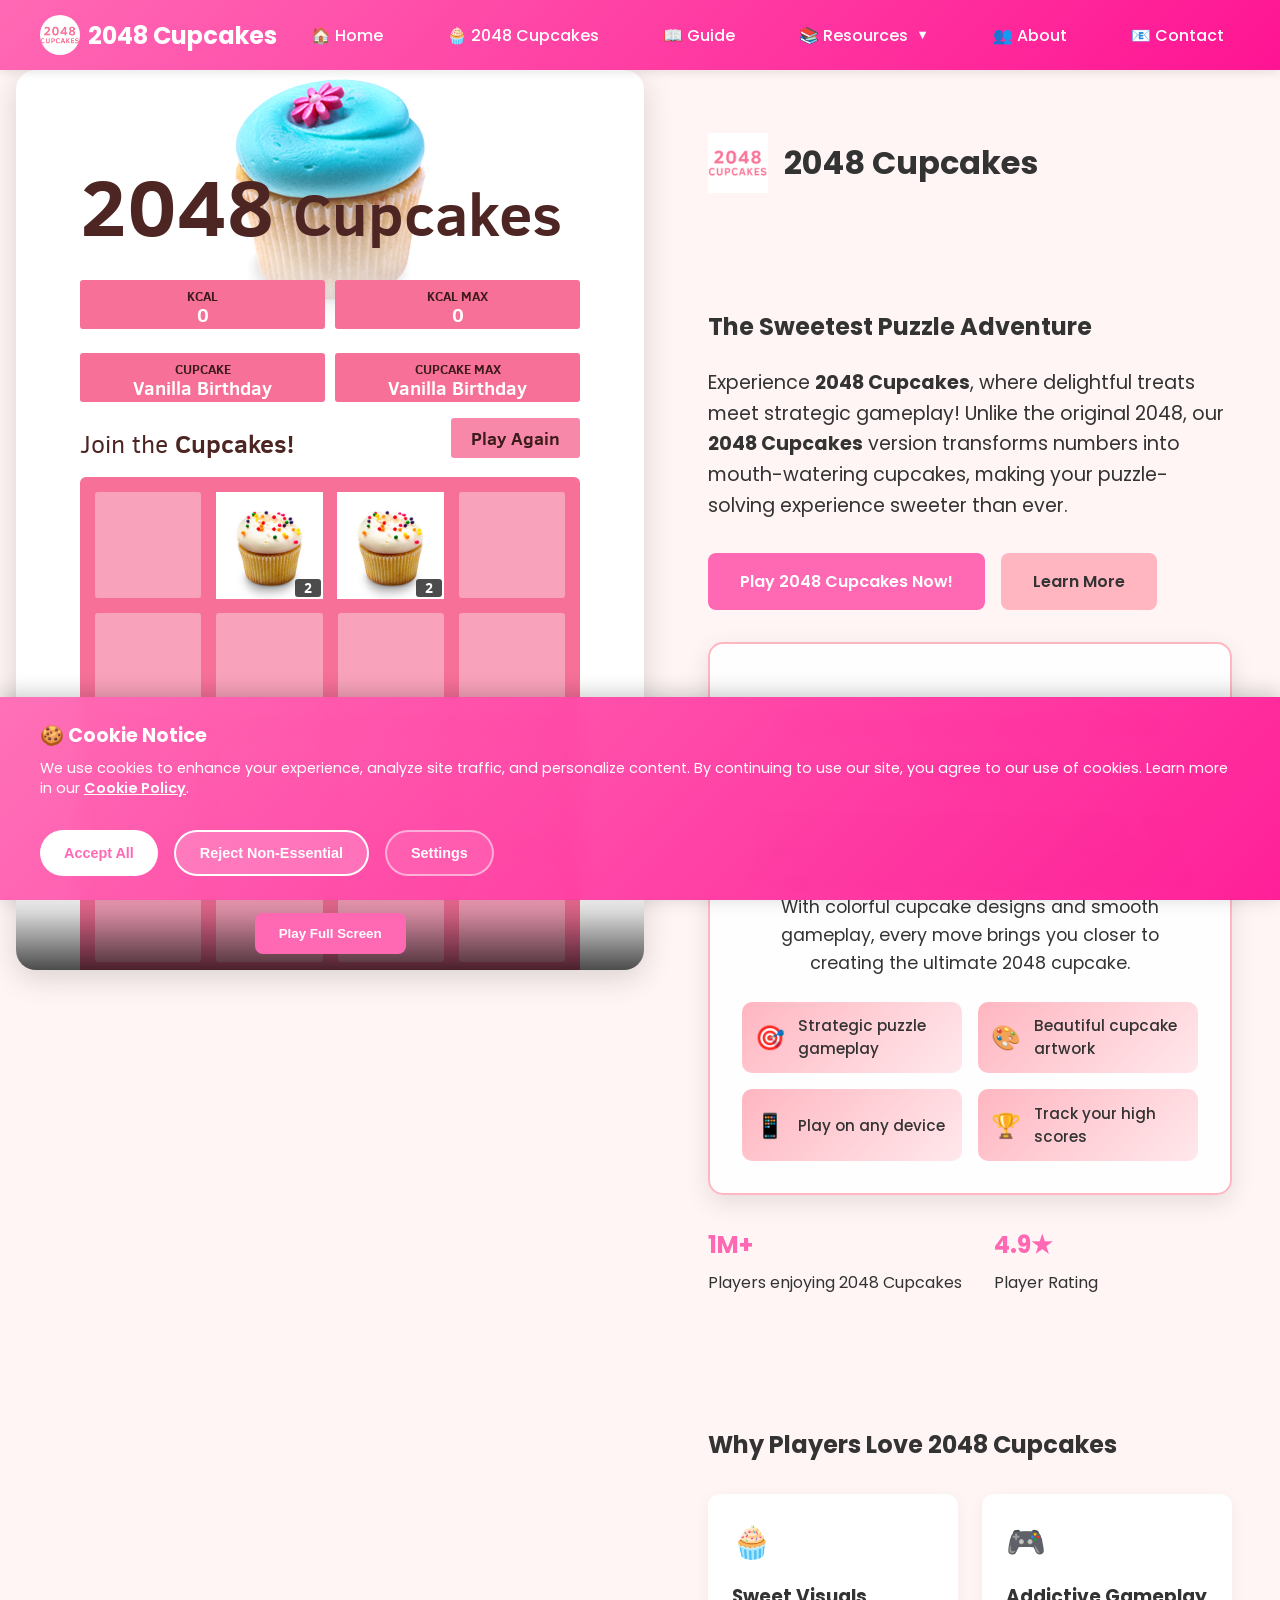
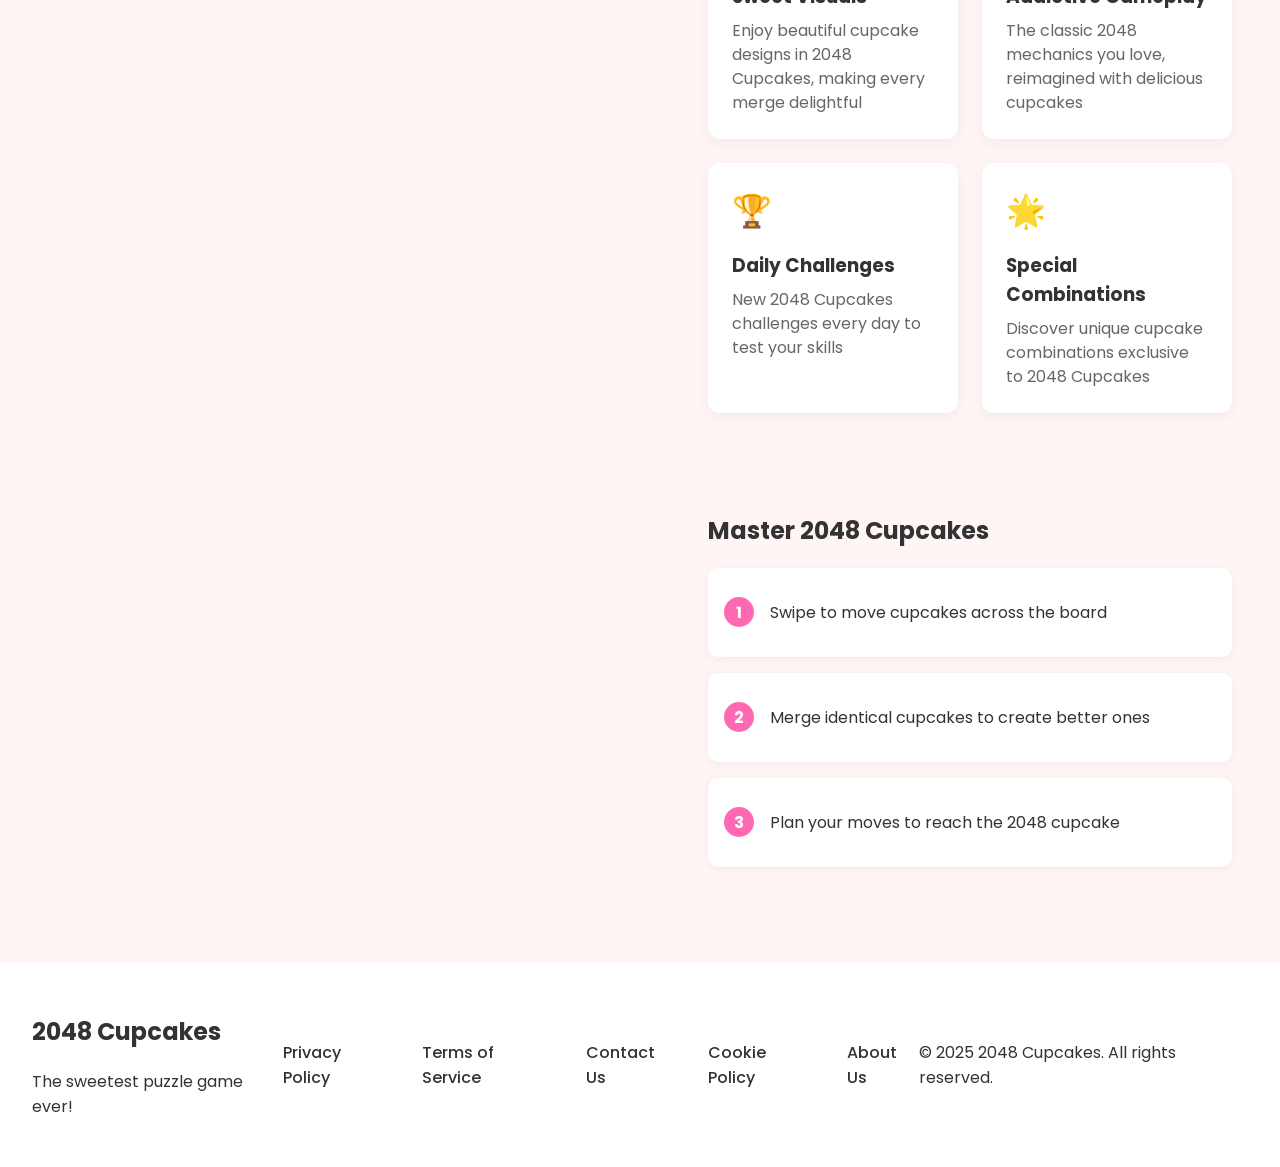
<file: index.html>
<!DOCTYPE html>
<html lang="en">

<head>
  <meta charset="UTF-8">
  <meta name="viewport" content="width=device-width, initial-scale=1.0">
  <title>2048 Cupcakes - The Ultimate Sweet Puzzle Adventure Game</title>
  <link rel="stylesheet" href="style/landing.css?v=1.0.1">
  <link href="https://fonts.googleapis.com/css2?family=Poppins:wght@400;500;600;700&display=swap" rel="stylesheet">
  <link rel="canonical" href="https://2048cupcakes.top/" />

  <!-- Google AdSense -->
  <script async src="https://pagead2.googlesyndication.com/pagead/js/adsbygoogle.js?client=ca-pub-8196741617654111"
     crossorigin="anonymous"></script>

  <!-- Social Media Meta Tags -->
  <meta property="og:title" content="2048 Cupcakes - The Ultimate Sweet Puzzle Adventure Game" />
  <meta property="og:description"
    content="Play 2048 Cupcakes - The sweetest version of 2048! Merge delicious cupcakes, create amazing combinations, and reach the ultimate 2048 cupcake." />
  <meta property="og:image" content="https://2048cupcakes.top/images/cupcake-logo.png" />
  <meta property="og:url" content="https://2048cupcakes.top/index.html" />
  <meta name="twitter:card" content="summary_large_image" />
  <meta name="twitter:title" content="2048 Cupcakes - The Ultimate Sweet Puzzle Adventure Game" />
  <meta name="twitter:description"
    content="Play 2048 Cupcakes - The sweetest version of 2048! Merge delicious cupcakes, create amazing combinations, and reach the ultimate 2048 cupcake." />
  <meta name="twitter:image" content="https://2048cupcakes.top/images/cupcake-logo.png" />

  <!-- 缩短meta description到推荐长度 -->
  <meta name="description"
    content="Play 2048 Cupcakes - The sweetest version of 2048! Merge delicious cupcakes and reach the ultimate 2048 tile in this addictive puzzle game. Start playing now!">
</head>

<body>
  <!-- Navigation Header -->
  <header class="site-header">
    <nav class="main-navigation">
      <div class="nav-container">
        <div class="nav-brand">
          <img src="images/cupcake-logo.png" alt="2048 Cupcakes" class="nav-logo">
          <span class="nav-title">2048 Cupcakes</span>
        </div>

        <div class="nav-menu">
          <div class="nav-item">
            <a href="index.html" class="nav-link">🏠 Home</a>
          </div>

          <div class="nav-item">
            <a href="index.html" class="nav-link">🧁 2048 Cupcakes</a>
          </div>

          <div class="nav-item">
            <a href="game-guide.html" class="nav-link">📖 Guide</a>
          </div>

          <div class="nav-item dropdown">
            <a href="#" class="nav-link dropdown-toggle">📚 Resources <span class="dropdown-arrow">▼</span></a>
            <div class="dropdown-menu">
              <a href="game-guide.html" class="dropdown-item">📖 Game Guide</a>
              <a href="2048-strategy.html" class="dropdown-item">🏆 Advanced Strategy</a>
              <a href="2048-tips.html" class="dropdown-item">💡 Quick Tips</a>
              <a href="cupcake-types.html" class="dropdown-item">🧁 Cupcake Collection</a>
              <a href="faq.html" class="dropdown-item">❓ FAQ</a>
            </div>
          </div>

          <div class="nav-item">
            <a href="about-us.html" class="nav-link">👥 About</a>
          </div>

          <div class="nav-item">
            <a href="contact-us.html" class="nav-link">📧 Contact</a>
          </div>
        </div>

        <!-- Mobile Menu Toggle -->
        <button class="mobile-menu-toggle" onclick="toggleMobileMenu()">
          <span class="hamburger-line"></span>
          <span class="hamburger-line"></span>
          <span class="hamburger-line"></span>
        </button>
      </div>
    </nav>
  </header>

  <!-- Main hero section with split layout -->
  <main class="hero-split">
    <div class="content-left">
      <div class="game-wrapper">
        <iframe src="./games/2048-Cupcakes/index.html" frameborder="0" class="game-preview" id="gameIframe"></iframe>
        <div class="game-overlay">
          <button class="play-full" onclick="toggleFullScreen()">Play Full Screen</button>
        </div>
      </div>
    </div>

    <div class="content-right">
      <div class="brand">
        <img src="images/cupcake-logo.png" alt="2048 Cupcakes Logo" class="logo">
        <h1>2048 Cupcakes</h1>
      </div>

      <div class="hero-content">
        <h2>The Sweetest Puzzle Adventure</h2>
        <p class="featured-text">Experience <strong>2048 Cupcakes</strong>, where delightful treats meet strategic
          gameplay! Unlike the original 2048, our <strong>2048 Cupcakes</strong> version transforms numbers into
          mouth-watering cupcakes, making your puzzle-solving experience sweeter than ever.</p>

        <div class="cta-buttons">
          <a href="./games/2048-Cupcakes/index.html" class="play-button primary">Play 2048 Cupcakes Now!</a>
          <a href="#learn-more" class="play-button secondary">Learn More</a>
        </div>

        <!-- Learn More Section -->
        <div id="learn-more" class="learn-more-section">
          <h3>Discover More About 2048 Cupcakes</h3>
          <p>2048 Cupcakes is more than just a game - it's a delightful puzzle experience that challenges your strategic thinking while satisfying your sweet tooth! With colorful cupcake designs and smooth gameplay, every move brings you closer to creating the ultimate 2048 cupcake.</p>
          <div class="learn-more-features">
            <div class="feature-item">
              <span class="feature-icon">🎯</span>
              <span>Strategic puzzle gameplay</span>
            </div>
            <div class="feature-item">
              <span class="feature-icon">🎨</span>
              <span>Beautiful cupcake artwork</span>
            </div>
            <div class="feature-item">
              <span class="feature-icon">📱</span>
              <span>Play on any device</span>
            </div>
            <div class="feature-item">
              <span class="feature-icon">🏆</span>
              <span>Track your high scores</span>
            </div>
          </div>
        </div>

        <div class="quick-stats">
          <div class="stat">
            <span class="number">1M+</span>
            <span class="label">Players enjoying 2048 Cupcakes</span>
          </div>
          <div class="stat">
            <span class="number">4.9★</span>
            <span class="label">Player Rating</span>
          </div>
        </div>
      </div>

      <div class="game-features">
        <h2>Why Players Love 2048 Cupcakes</h2> <!-- 将h3改为h2 -->
        <div class="features-grid">
          <div class="feature-card">
            <div class="icon">🧁</div>
            <h3>Sweet Visuals</h3>
            <p>Enjoy beautiful cupcake designs in 2048 Cupcakes, making every merge delightful</p>
          </div>
          <div class="feature-card">
            <div class="icon">🎮</div>
            <h3>Addictive Gameplay</h3>
            <p>The classic 2048 mechanics you love, reimagined with delicious cupcakes</p>
          </div>
          <div class="feature-card">
            <div class="icon">🏆</div>
            <h3>Daily Challenges</h3>
            <p>New 2048 Cupcakes challenges every day to test your skills</p>
          </div>
          <div class="feature-card">
            <div class="icon">🌟</div>
            <h3>Special Combinations</h3>
            <p>Discover unique cupcake combinations exclusive to 2048 Cupcakes</p>
          </div>
        </div>
      </div>

      <div class="how-to-play">
        <h2>Master 2048 Cupcakes</h2> <!-- 将h3改为h2 -->
        <div class="steps">
          <div class="step">
            <span class="step-number">1</span>
            <p>Swipe to move cupcakes across the board</p>
          </div>
          <div class="step">
            <span class="step-number">2</span>
            <p>Merge identical cupcakes to create better ones</p>
          </div>
          <div class="step">
            <span class="step-number">3</span>
            <p>Plan your moves to reach the 2048 cupcake</p>
          </div>
        </div>
      </div>
    </div>
  </main>

  <footer>
    <div class="footer-content">
      <div class="footer-brand">
        <h2>2048 Cupcakes</h2> <!-- 将h3改为h2 -->
        <p>The sweetest puzzle game ever!</p>
      </div>
      <nav class="footer-links" style="display: flex; gap: 2rem;">
        <a href="privacy-policy.html" style="margin-right: 1rem;">Privacy Policy</a>
        <a href="terms-of-service.html" style="margin-right: 1rem;">Terms of Service</a>
        <a href="contact-us.html" style="margin-right: 1rem;">Contact Us</a>
        <a href="cookie-policy.html" style="margin-right: 1rem;">Cookie Policy</a>
        <a href="about-us.html">About Us</a>
      </nav>
        <p class="copyright">© 2025 2048 Cupcakes. All rights reserved.</p>
    </div>
  </footer>

  <!-- GDPR Cookie Consent Banner -->
  <div id="cookieConsent" class="cookie-consent-banner">
    <div class="cookie-content">
      <div class="cookie-message">
        <h3>🍪 Cookie Notice</h3>
        <p>We use cookies to enhance your experience, analyze site traffic, and personalize content. By continuing to use our site, you agree to our use of cookies. Learn more in our <a href="cookie-policy.html">Cookie Policy</a>.</p>
      </div>
      <div class="cookie-buttons">
        <button class="cookie-btn accept" onclick="acceptAllCookies()">Accept All</button>
        <button class="cookie-btn reject" onclick="rejectNonEssentialCookies()">Reject Non-Essential</button>
        <button class="cookie-btn settings" onclick="showCookieSettings()">Settings</button>
      </div>
    </div>
  </div>

  <!-- Cookie Settings Modal -->
  <div id="cookieSettingsModal" class="cookie-modal">
    <div class="cookie-modal-content">
      <div class="cookie-modal-header">
        <h3>Cookie Preferences</h3>
        <button class="close-modal" onclick="closeCookieSettings()">&times;</button>
      </div>
      <div class="cookie-modal-body">
        <div class="cookie-category">
          <h4>🔒 Essential Cookies</h4>
          <p>Required for basic website functionality. Cannot be disabled.</p>
          <label class="toggle">
            <input type="checkbox" checked disabled>
            <span class="slider"></span>
          </label>
        </div>
        <div class="cookie-category">
          <h4>📊 Performance Cookies</h4>
          <p>Help us understand how visitors interact with our website.</p>
          <label class="toggle">
            <input type="checkbox" id="performanceCookies" checked>
            <span class="slider"></span>
          </label>
        </div>
        <div class="cookie-category">
          <h4>🎯 Advertising Cookies</h4>
          <p>Used to display relevant advertisements through Google AdSense.</p>
          <label class="toggle">
            <input type="checkbox" id="advertisingCookies" checked>
            <span class="slider"></span>
          </label>
        </div>
        <div class="cookie-category">
          <h4>🔧 Functional Cookies</h4>
          <p>Enable enhanced functionality and personalization.</p>
          <label class="toggle">
            <input type="checkbox" id="functionalCookies" checked>
            <span class="slider"></span>
          </label>
        </div>
      </div>
      <div class="cookie-modal-footer">
        <button class="cookie-btn save" onclick="saveCookieSettings()">Save Preferences</button>
        <button class="cookie-btn accept-all" onclick="acceptAllCookiesFromModal()">Accept All</button>
      </div>
    </div>
  </div>

  <script>
    // Version 1.0.1 - Updated 2025-01-02
    // Cookie Consent Management
    function getCookie(name) {
      const value = `; ${document.cookie}`;
      const parts = value.split(`; ${name}=`);
      if (parts.length === 2) return parts.pop().split(';').shift();
    }

    function setCookie(name, value, days) {
      const date = new Date();
      date.setTime(date.getTime() + (days * 24 * 60 * 60 * 1000));
      const expires = `expires=${date.toUTCString()}`;
      document.cookie = `${name}=${value};${expires};path=/;SameSite=Lax`;
    }

    function checkCookieConsent() {
      const consent = getCookie('cookieconsent_status');
      if (!consent) {
        document.getElementById('cookieConsent').style.display = 'block';
        document.body.style.overflow = 'hidden'; // Prevent scrolling
      } else {
        // Apply saved cookie preferences
        applyCookiePreferences(consent);
      }
    }

    function acceptAllCookies() {
      setCookie('cookieconsent_status', 'accept', 365);
      setCookie('performance_cookies', 'true', 365);
      setCookie('advertising_cookies', 'true', 365);
      setCookie('functional_cookies', 'true', 365);

      document.getElementById('cookieConsent').style.display = 'none';
      document.body.style.overflow = 'auto';

      // Enable all cookie-based features
      enableAllCookieFeatures();

      // Load Google Analytics if accepted
      loadGoogleAnalytics();
    }

    function rejectNonEssentialCookies() {
      setCookie('cookieconsent_status', 'reject', 365);
      setCookie('performance_cookies', 'false', 365);
      setCookie('advertising_cookies', 'false', 365);
      setCookie('functional_cookies', 'false', 365);

      document.getElementById('cookieConsent').style.display = 'none';
      document.body.style.overflow = 'auto';

      // Disable non-essential cookie features
      disableNonEssentialCookies();
    }

    function showCookieSettings() {
      document.getElementById('cookieSettingsModal').style.display = 'block';
    }

    function closeCookieSettings() {
      document.getElementById('cookieSettingsModal').style.display = 'none';
    }

    function saveCookieSettings() {
      const performance = document.getElementById('performanceCookies').checked;
      const advertising = document.getElementById('advertisingCookies').checked;
      const functional = document.getElementById('functionalCookies').checked;

      setCookie('cookieconsent_status', 'custom', 365);
      setCookie('performance_cookies', performance.toString(), 365);
      setCookie('advertising_cookies', advertising.toString(), 365);
      setCookie('functional_cookies', functional.toString(), 365);

      document.getElementById('cookieConsent').style.display = 'none';
      document.getElementById('cookieSettingsModal').style.display = 'none';
      document.body.style.overflow = 'auto';

      // Apply custom preferences
      applyCustomCookiePreferences(performance, advertising, functional);
    }

    function acceptAllCookiesFromModal() {
      document.getElementById('performanceCookies').checked = true;
      document.getElementById('advertisingCookies').checked = true;
      document.getElementById('functionalCookies').checked = true;
      acceptAllCookies();
      closeCookieSettings();
    }

    function applyCookiePreferences(consent) {
      if (consent === 'accept') {
        enableAllCookieFeatures();
        loadGoogleAnalytics();
      } else if (consent === 'reject') {
        disableNonEssentialCookies();
      } else if (consent === 'custom') {
        const performance = getCookie('performance_cookies') === 'true';
        const advertising = getCookie('advertising_cookies') === 'true';
        const functional = getCookie('functional_cookies') === 'true';
        applyCustomCookiePreferences(performance, advertising, functional);
      }
    }

    function enableAllCookieFeatures() {
      // Enable all features that use cookies
      console.log('All cookie features enabled');
    }

    function disableNonEssentialCookies() {
      // Disable non-essential cookie features
      console.log('Non-essential cookies disabled');
      // Disable Google Analytics
      if (window.gtag) {
        window.gtag('config', 'GA_MEASUREMENT_ID', {
          'anonymize_ip': true,
          'allow_google_signals': false
        });
      }
    }

    function applyCustomCookiePreferences(performance, advertising, functional) {
      if (performance) {
        loadGoogleAnalytics();
      }
      console.log('Custom cookie preferences applied:', { performance, advertising, functional });
    }

    function loadGoogleAnalytics() {
      // Google Analytics would be loaded here
      console.log('Google Analytics loaded');
    }

    // Initialize cookie consent on page load
    document.addEventListener('DOMContentLoaded', function() {
      checkCookieConsent();
      optimizeMobileExperience();
    });

    // 移动端体验优化
    function optimizeMobileExperience() {
      if (isMobileDevice()) {
        // 防止双击缩放
        let lastTouchEnd = 0;
        document.addEventListener('touchend', function (event) {
          const now = (new Date()).getTime();
          if (now - lastTouchEnd <= 300) {
            event.preventDefault();
          }
          lastTouchEnd = now;
        }, false);

        // 优化游戏iframe的触摸体验
        const iframe = document.getElementById('gameIframe');
        iframe.style.touchAction = 'pan-y pinch-zoom';

        // 添加移动端友好的hover效果
        const buttons = document.querySelectorAll('.play-button, .play-full, .feature-card');
        buttons.forEach(button => {
          button.addEventListener('touchstart', function() {
            this.style.transform = 'scale(0.98)';
          });

          button.addEventListener('touchend', function() {
            this.style.transform = 'scale(1)';
          });
        });

        // 自动隐藏地址栏（iOS Safari）
        window.addEventListener('load', function() {
          setTimeout(function() {
            window.scrollTo(0, 1);
          }, 100);
        });
      }
    }

    function isMobileDevice() {
      return /Android|webOS|iPhone|iPad|iPod|BlackBerry|IEMobile|Opera Mini/i.test(navigator.userAgent) ||
             (window.innerWidth <= 768 && 'ontouchstart' in window);
    }

    function toggleFullScreen() {
      const iframe = document.getElementById('gameIframe');

      // 如果是移动设备，使用替代方案
      if (isMobileDevice()) {
        toggleMobileFullscreen();
        return;
      }

      // 桌面端全屏逻辑
      if (!document.fullscreenElement) {
        if (iframe.requestFullscreen) {
          iframe.requestFullscreen();
        } else if (iframe.webkitRequestFullscreen) { // Safari
          iframe.webkitRequestFullscreen();
        } else if (iframe.msRequestFullscreen) { // IE11
          iframe.msRequestFullscreen();
        }
      } else {
        if (document.exitFullscreen) {
          document.exitFullscreen();
        } else if (document.webkitExitFullscreen) { // Safari
          document.webkitExitFullscreen();
        } else if (document.msExitFullscreen) { // IE11
          document.msExitFullscreen();
        }
      }
    }

    function toggleMobileFullscreen() {
      const gameWrapper = document.querySelector('.game-wrapper');
      const iframe = document.getElementById('gameIframe');
      const overlay = document.querySelector('.game-overlay');
      const button = document.querySelector('.play-full');

      if (gameWrapper.classList.contains('mobile-fullscreen')) {
        // 退出移动端全屏
        gameWrapper.classList.remove('mobile-fullscreen');
        button.textContent = 'Play Full Screen';
        // 恢复页面滚动
        document.body.style.overflow = 'auto';
      } else {
        // 进入移动端全屏
        gameWrapper.classList.add('mobile-fullscreen');
        button.textContent = 'Exit Full Screen';
        // 禁止页面滚动
        document.body.style.overflow = 'hidden';
        // 滚动到游戏区域
        gameWrapper.scrollIntoView({ behavior: 'smooth', block: 'start' });
      }
    }

    // Mobile Menu Toggle
    function toggleMobileMenu() {
      const navMenu = document.querySelector('.nav-menu');
      const mobileToggle = document.querySelector('.mobile-menu-toggle');

      navMenu.classList.toggle('active');

      // Animate hamburger menu
      if (navMenu.classList.contains('active')) {
        mobileToggle.querySelector('.hamburger-line:nth-child(1)').style.transform = 'rotate(45deg) translateY(8px)';
        mobileToggle.querySelector('.hamburger-line:nth-child(2)').style.opacity = '0';
        mobileToggle.querySelector('.hamburger-line:nth-child(3)').style.transform = 'rotate(-45deg) translateY(-8px)';
      } else {
        mobileToggle.querySelector('.hamburger-line:nth-child(1)').style.transform = 'none';
        mobileToggle.querySelector('.hamburger-line:nth-child(2)').style.opacity = '1';
        mobileToggle.querySelector('.hamburger-line:nth-child(3)').style.transform = 'none';
      }
    }

    // Close mobile menu when clicking outside
    document.addEventListener('click', function(event) {
      const navMenu = document.querySelector('.nav-menu');
      const mobileToggle = document.querySelector('.mobile-menu-toggle');

      if (!event.target.closest('.nav-menu') && !event.target.closest('.mobile-menu-toggle')) {
        navMenu.classList.remove('active');
        mobileToggle.querySelector('.hamburger-line:nth-child(1)').style.transform = 'none';
        mobileToggle.querySelector('.hamburger-line:nth-child(2)').style.opacity = '1';
        mobileToggle.querySelector('.hamburger-line:nth-child(3)').style.transform = 'none';
      }
    });

    // Handle dropdown clicks on mobile
    document.querySelectorAll('.dropdown-toggle').forEach(function(toggle) {
      if (window.innerWidth <= 768) {
        toggle.addEventListener('click', function(e) {
          e.preventDefault();
          const dropdownMenu = this.nextElementSibling;
          const isActive = dropdownMenu.style.display === 'block';

          // Close all other dropdowns
          document.querySelectorAll('.dropdown-menu').forEach(function(menu) {
            menu.style.display = 'none';
          });

          // Toggle current dropdown
          dropdownMenu.style.display = isActive ? 'none' : 'block';
        });
      }
    });
  </script>
</body>

</html>
</file>
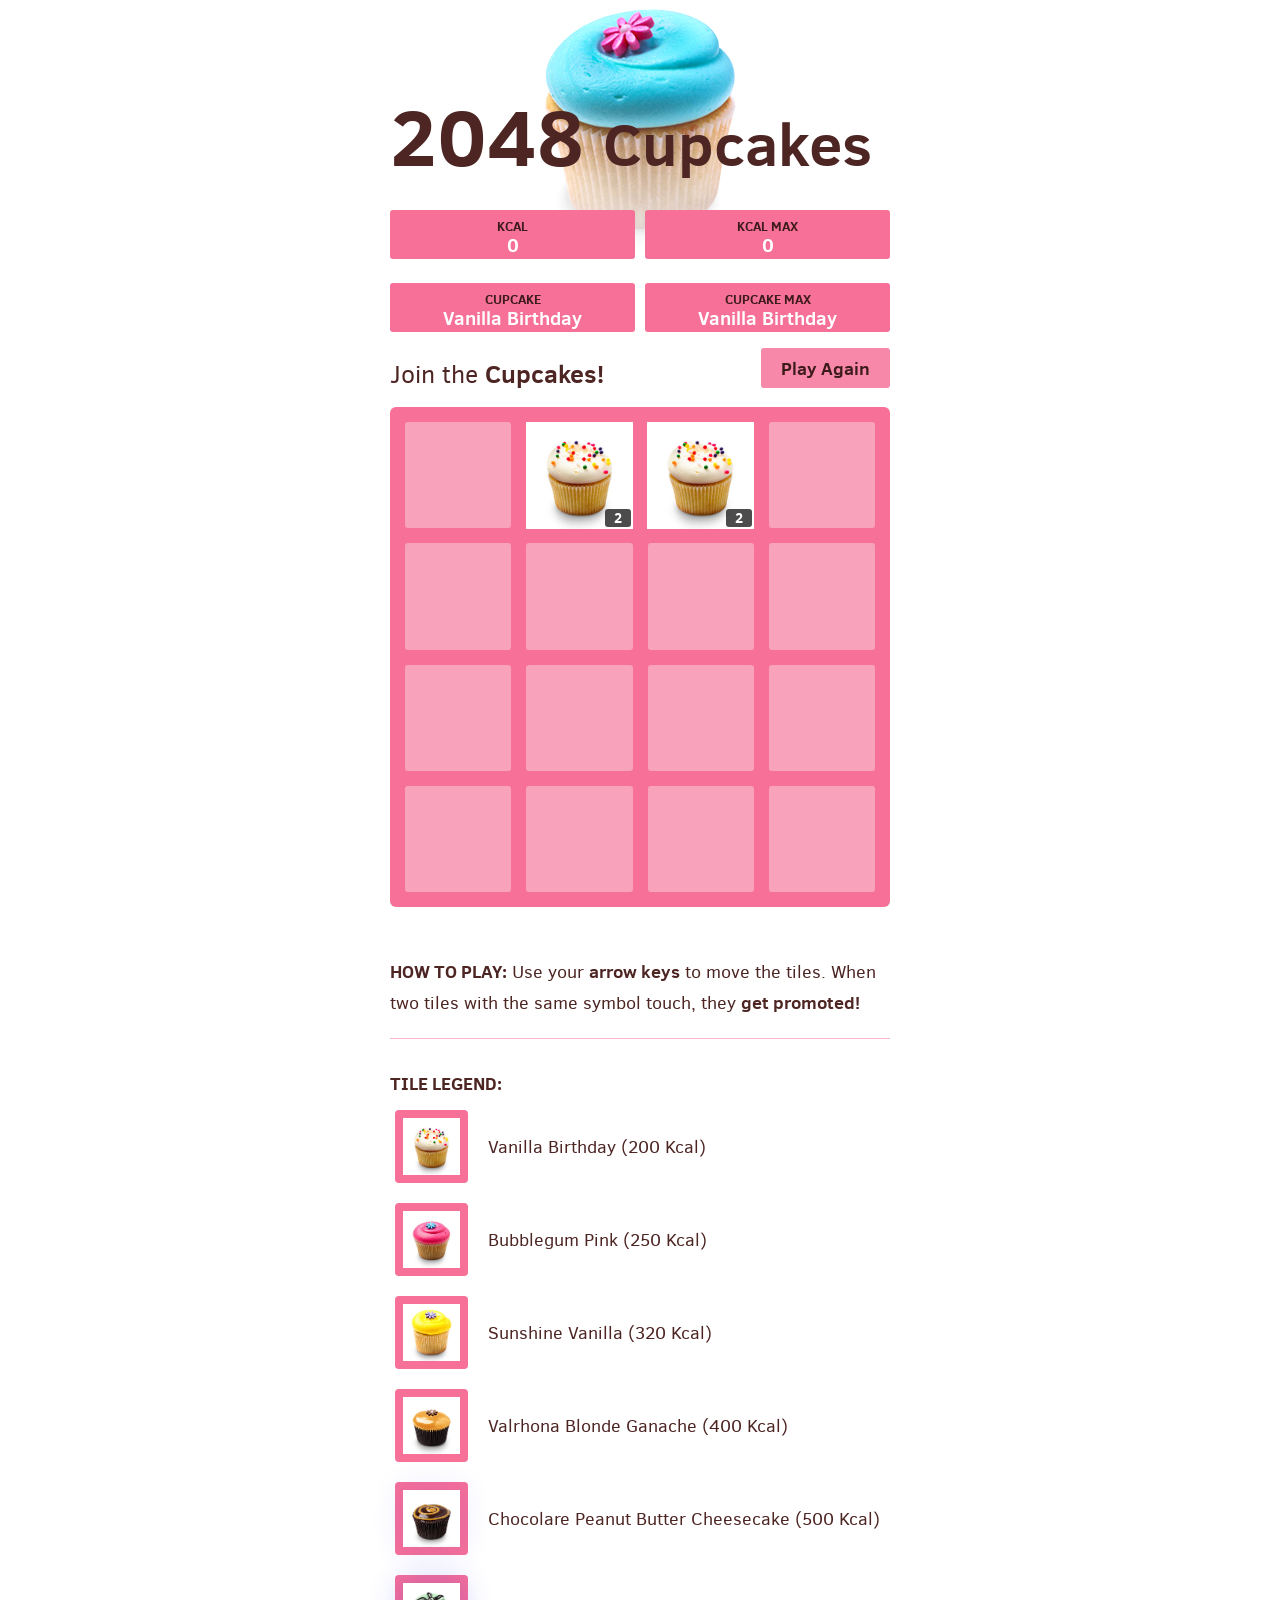
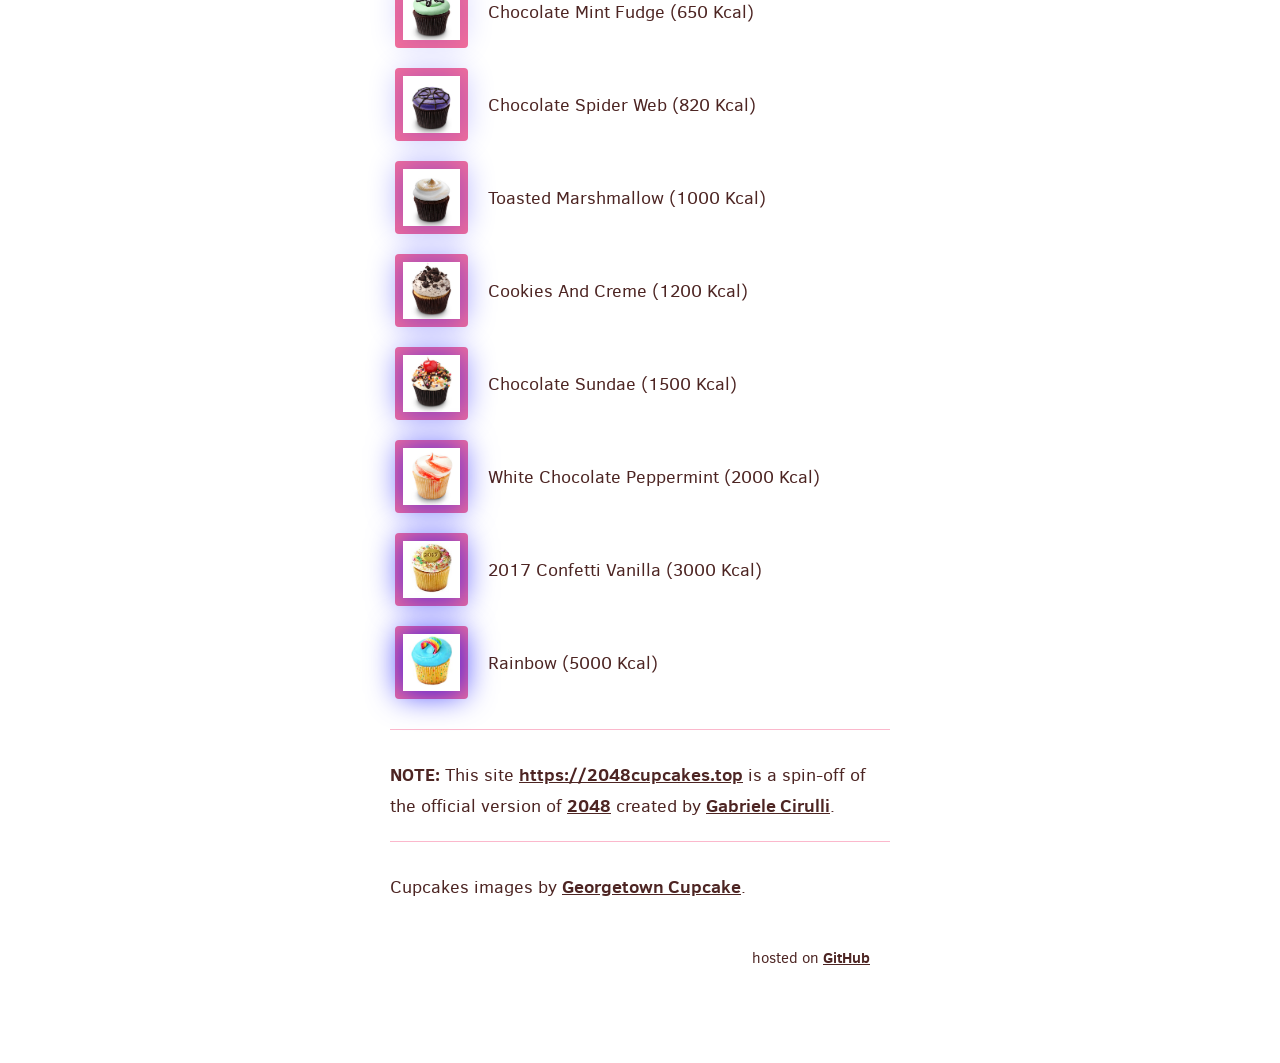
<file: games/2048-Cupcakes/index.html>
<!DOCTYPE html>
<html>

<head>
  <meta charset="utf-8">
  <title>2048 CUPCAKES</title>

  <link href="style/main.css?v=20251002" rel="stylesheet" type="text/css">
  <link rel="shortcut icon" href="favicon.ico">
  <link rel="apple-touch-icon" href="meta/apple-touch-icon.png">
  <meta name="apple-mobile-web-app-capable" content="yes">
  <meta name="apple-mobile-web-app-status-bar-style" content="black">

  <meta name="HandheldFriendly" content="True">
  <meta name="MobileOptimized" content="320">
  <meta name="viewport" content="width=device-width, initial-scale=1.0, maximum-scale=1.5, user-scalable=yes">
  <meta name="format-detection" content="telephone=no" />
</head>

<body>
  <div class="container">
    <div class="heading">
      <div class="title-container">
        <h1 class="title">2048 <small>Cupcakes</small></h1>
      </div>
      <div class="scores-container">
        <div class="score-points">0</div>
        <div class="best-points">0</div>
      </div>
      <div class="scores-container">
        <div class="score-container">0 Kcal</div>
        <div class="best-container">0 Kcal</div>
      </div>
    </div>

    <div class="above-game">
      <p class="game-intro">Join tiles and destroy <strong>EMPIRE!</strong></p>
      <a class="restart-button">New Game</a>
    </div>

    <div class="game-container">
      <div class="game-message">
        <p></p>
        <div class="lower">
          <a class="keep-playing-button">Keep going</a>
          <a class="retry-button">Retry</a>
          <div class="score-sharing"></div>
        </div>
      </div>

      <div class="grid-container">
        <div class="grid-row">
          <div class="grid-cell"></div>
          <div class="grid-cell"></div>
          <div class="grid-cell"></div>
          <div class="grid-cell"></div>
        </div>
        <div class="grid-row">
          <div class="grid-cell"></div>
          <div class="grid-cell"></div>
          <div class="grid-cell"></div>
          <div class="grid-cell"></div>
        </div>
        <div class="grid-row">
          <div class="grid-cell"></div>
          <div class="grid-cell"></div>
          <div class="grid-cell"></div>
          <div class="grid-cell"></div>
        </div>
        <div class="grid-row">
          <div class="grid-cell"></div>
          <div class="grid-cell"></div>
          <div class="grid-cell"></div>
          <div class="grid-cell"></div>
        </div>
      </div>

      <div class="tile-container">

      </div>
    </div>

    <p class="game-explanation">
      <strong class="important">How to play:</strong> Use your <strong>arrow keys</strong> to move the tiles. When two
      tiles with the same symbol touch, they <strong>get promoted!</strong>
    </p>
    <hr>
    <p class="tile-legend"><strong class="important">Tile Legend:</strong></p>
    <hr>
    <p class="disclaimer">
      <strong class="important">Note:</strong> This site <a href="https://2048cupcakes.top">2048cupcakes</a> is a
      spin-off of the official version of <a href="http://git.io/2048">2048</a> created by <a
        href="http://gabrielecirulli.com" target="_blank">Gabriele Cirulli.</a>
    </p>
    <hr>
    <p class="credits">
      Cupcakes images by <a href="http://www.georgetowncupcake.com/"
        title="Georgetown Cupcake | DC Cupcakes | About">Georgetown Cupcake</a>.
    </p>
    <p class="repo-link"><small>hosted on <a href="https://github.com/foolgry/2048-CUPCAKES">GitHub</a></small></p>
  </div>

  <script src="js/bind_polyfill.js?v=1.0.1"></script>
  <script src="js/classlist_polyfill.js?v=1.0.1"></script>
  <script src="js/animframe_polyfill.js?v=1.0.1"></script>
  <script src="js/l10n.js?v=1.0.1"></script>
  <script src="js/localization.js?v=1.0.1"></script>
  <script src="js/keyboard_input_manager.js?v=1.0.1"></script>
  <script src="js/html_actuator.js?v=1.0.1"></script>
  <script src="js/grid.js?v=1.0.1"></script>
  <script src="js/tile.js?v=1.0.1"></script>
  <script src="js/local_storage_manager.js?v=1.0.1"></script>
  <script src="js/game_manager.js?v=1.0.1"></script>
  <script src="js/application.js?v=1.0.1"></script>
  <script>
    window.twttr = (function (d, s, id) {
      var t, js, fjs = d.getElementsByTagName(s)[0];
      if (d.getElementById(id)) return; js = d.createElement(s); js.id = id;
      js.src = "https://platform.twitter.com/widgets.js"; fjs.parentNode.insertBefore(js, fjs);
      return window.twttr || (t = { _e: [], ready: function (f) { t._e.push(f) } });
    }(document, "script", "twitter-wjs"));
  </script>
  <script async src="https://www.googletagmanager.com/gtag/js?id=G-40QF8CHDDD"></script>
  <script>
    window.dataLayer = window.dataLayer || [];
    function gtag() { dataLayer.push(arguments); }
    gtag('js', new Date());

    gtag('config', 'G-40QF8CHDDD');
  </script>

  </script>
</body>

</html>
</file>
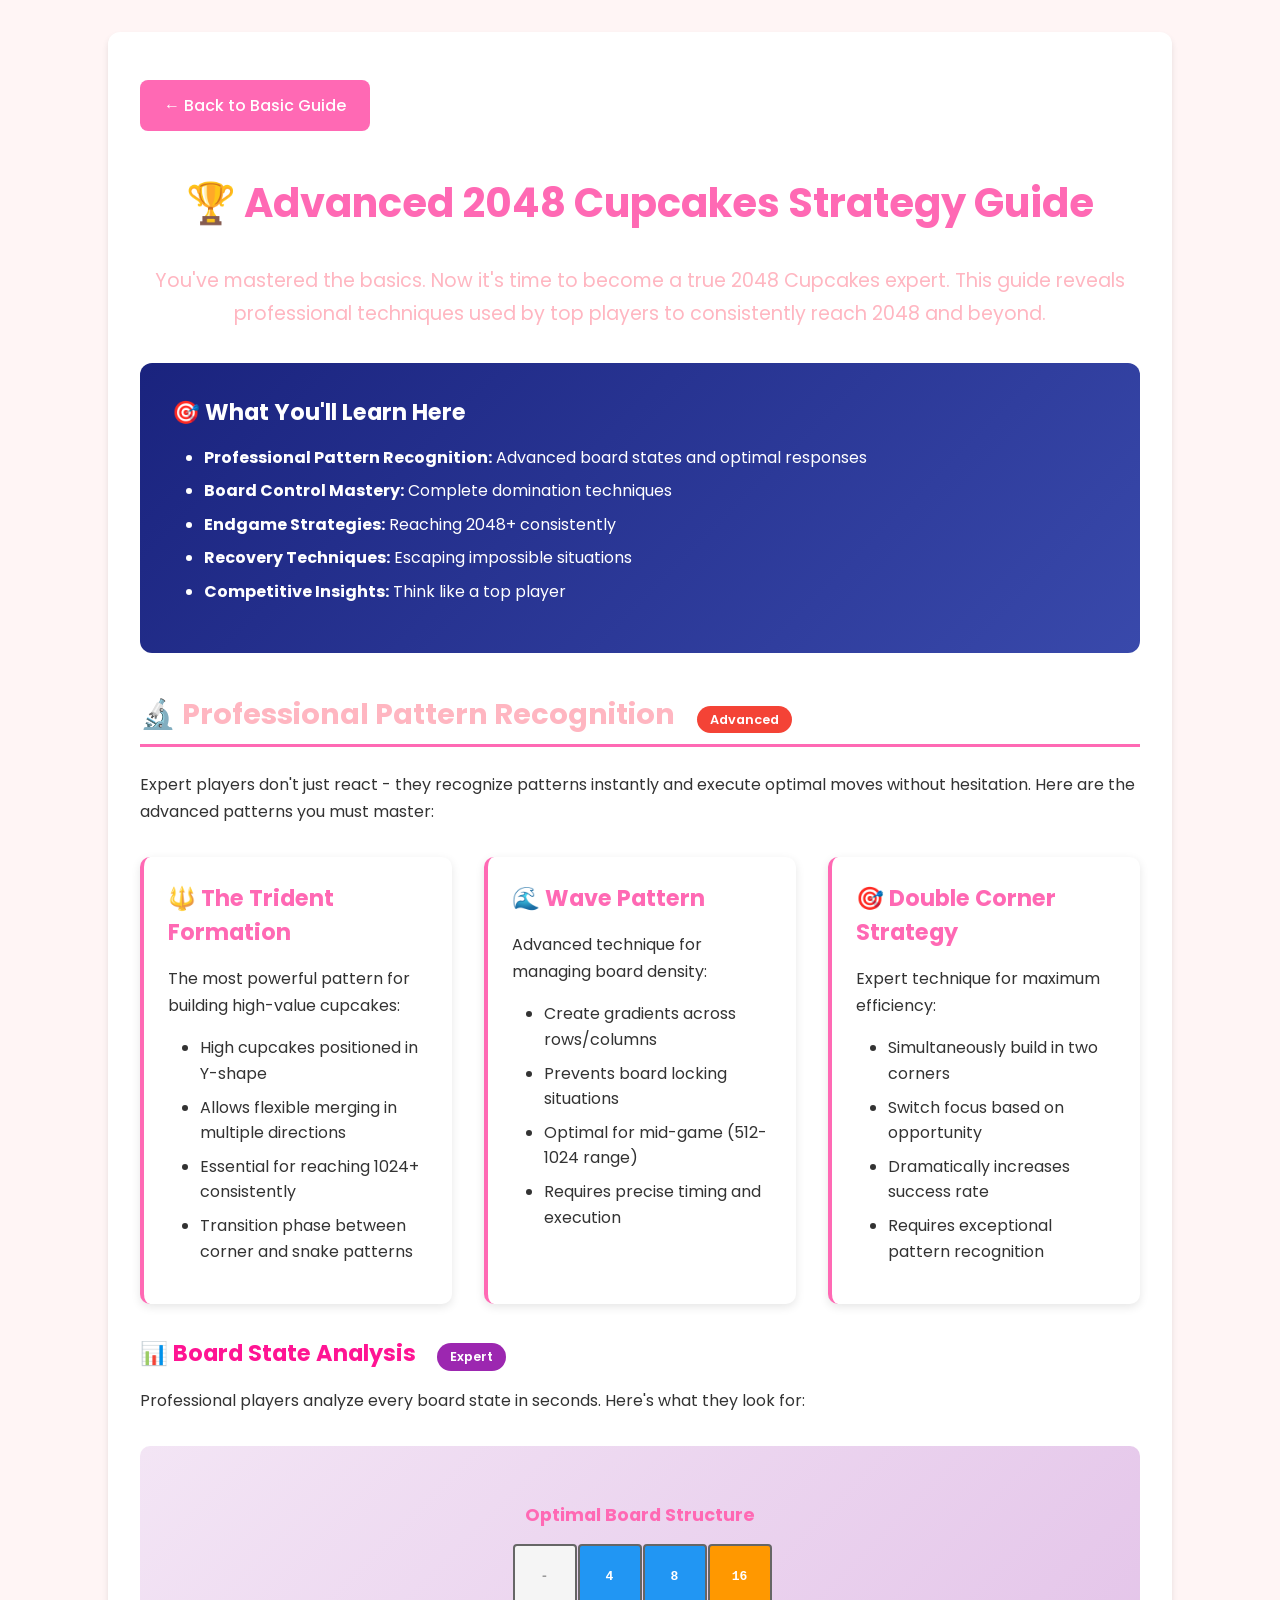
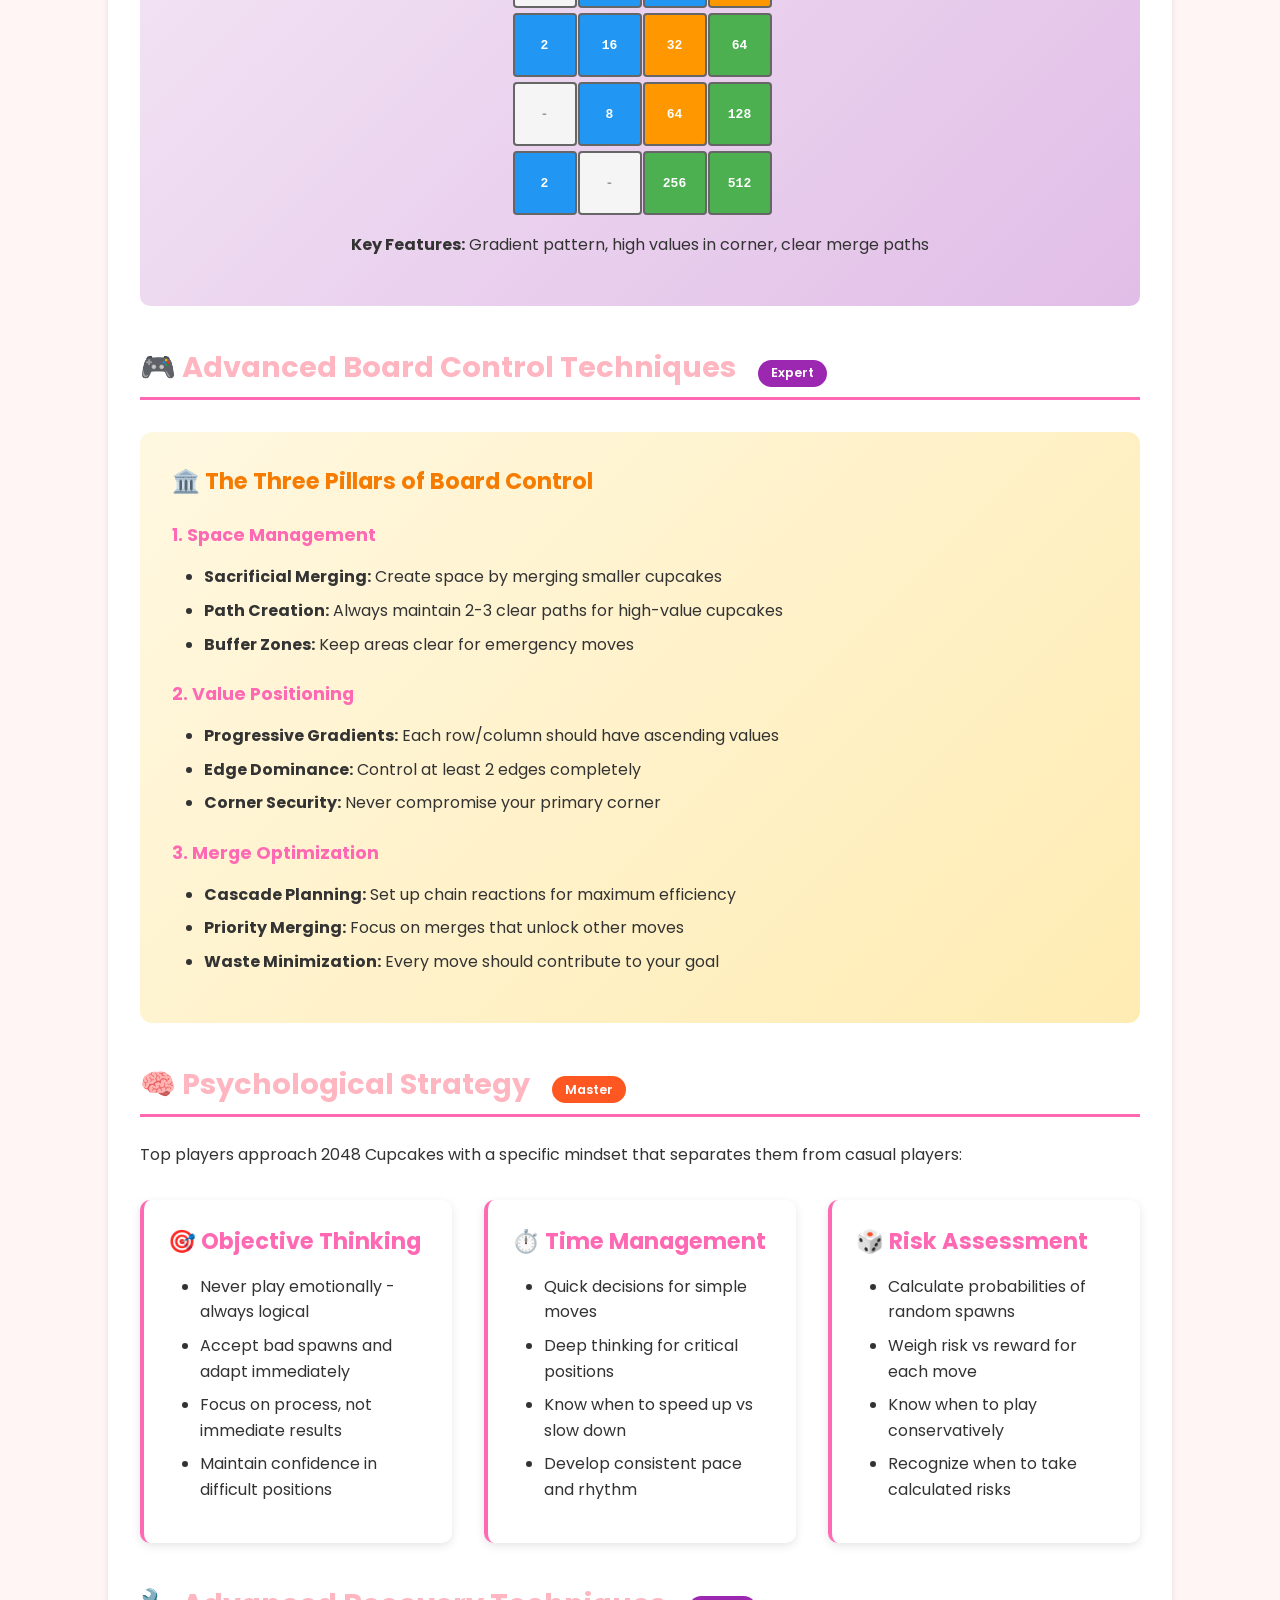
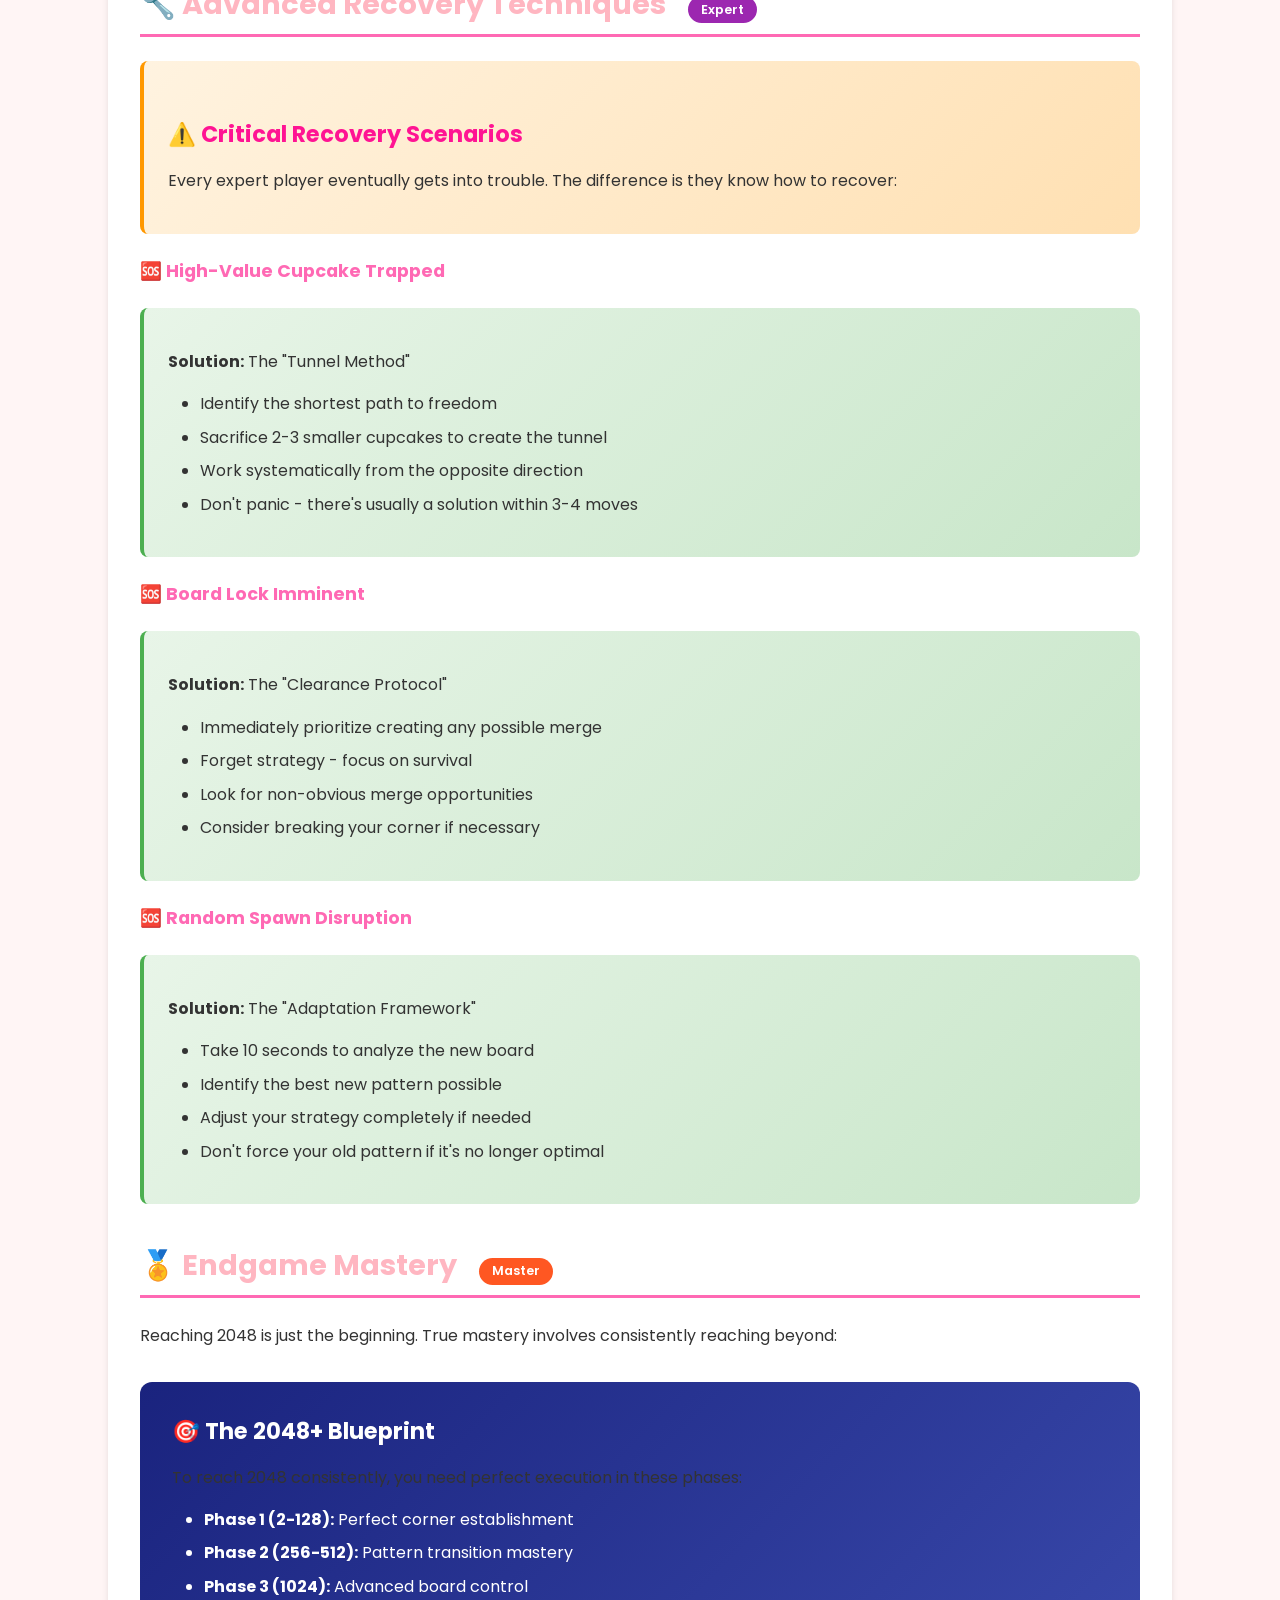
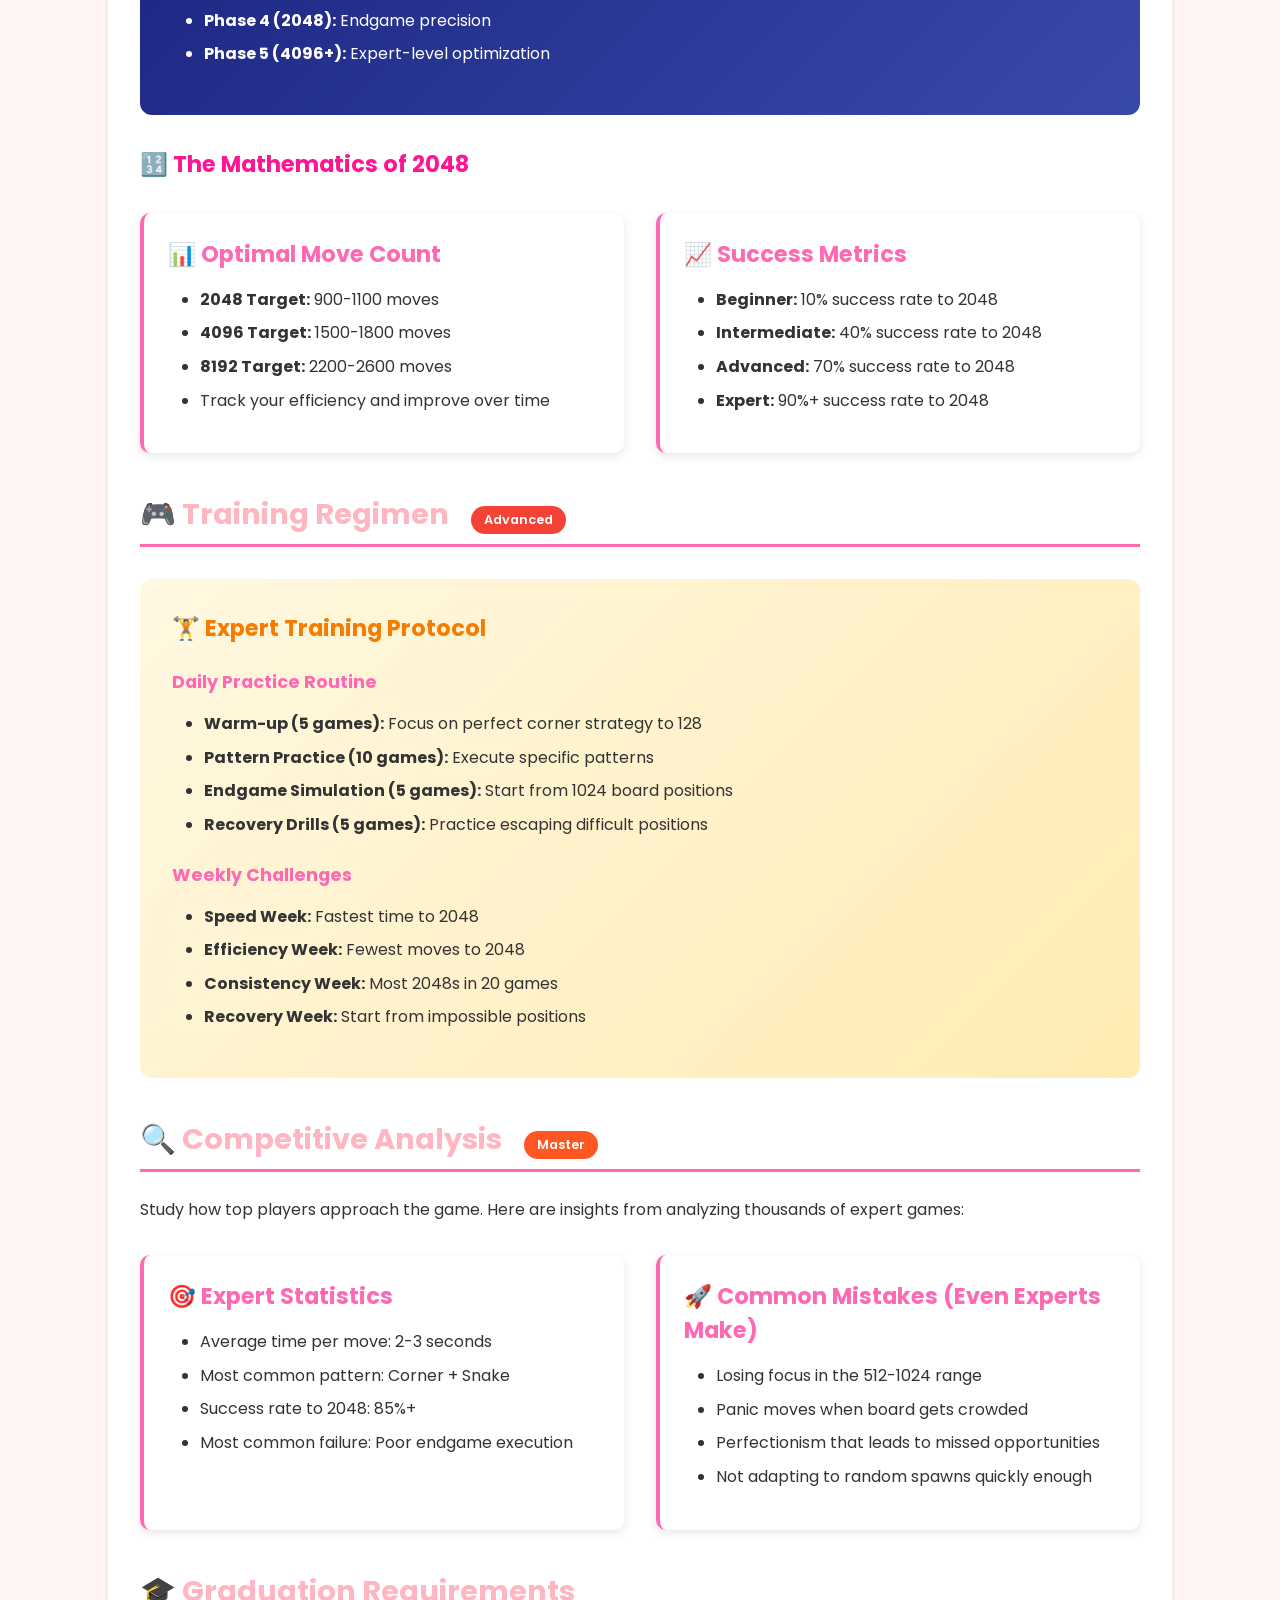
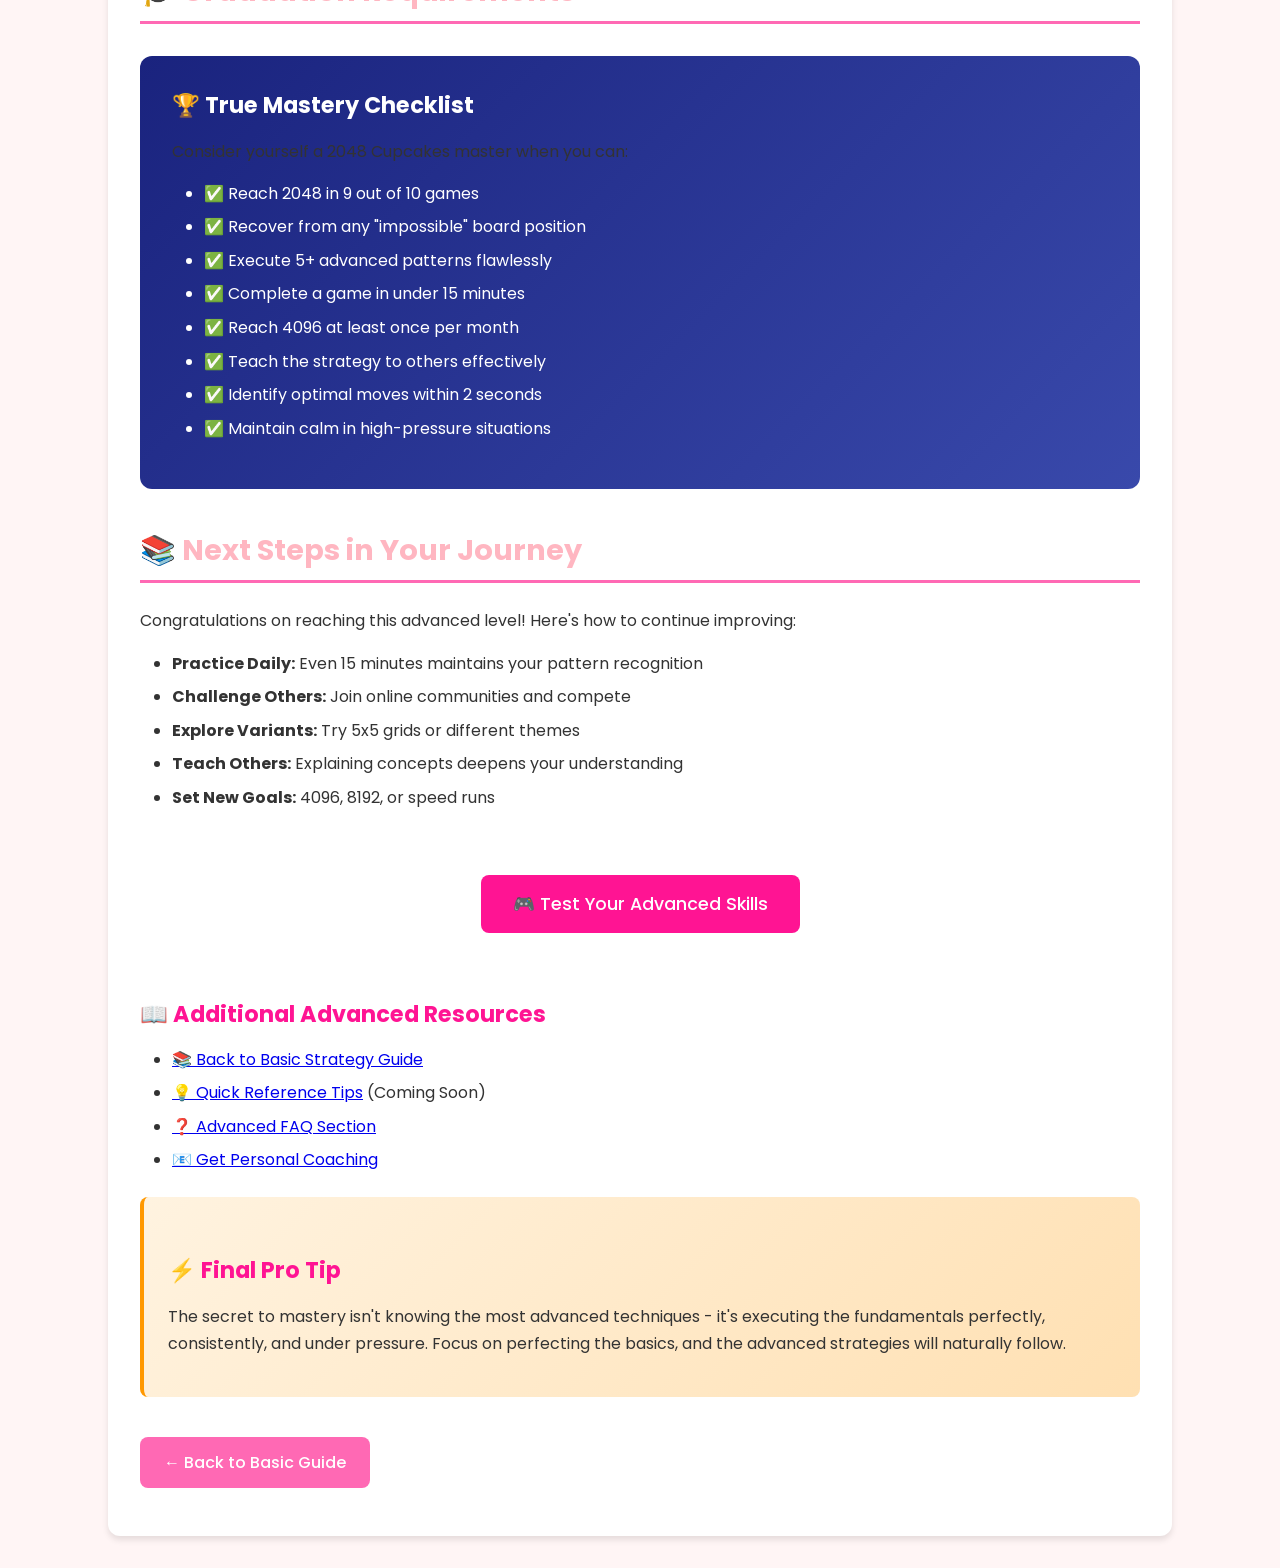
<file: 2048-strategy.html>
<!DOCTYPE html>
<html lang="en">
<head>
  <meta charset="UTF-8">
  <meta name="viewport" content="width=device-width, initial-scale=1.0">
  <title>Advanced 2048 Cupcakes Strategy | Expert Techniques & Master Guide</title>
  <meta name="description" content="Master advanced 2048 Cupcakes strategies with expert techniques. Learn professional patterns, board control methods, and proven methods to consistently reach 2048+.">
  <meta name="keywords" content="advanced 2048 strategy, expert 2048 techniques, 2048 master guide, professional 2048 patterns, 2048 board control, expert puzzle strategies">
  <meta name="author" content="2048 Cupcakes Team">
  <meta property="og:title" content="Advanced 2048 Cupcakes Strategy | Expert Techniques & Master Guide">
  <meta property="og:description" content="Master advanced 2048 Cupcakes strategies with expert techniques. Learn professional patterns and board control methods.">
  <meta property="og:type" content="article">
  <meta property="og:url" content="https://2048cupcakes.top/2048-strategy.html">
  <meta property="og:image" content="https://2048cupcakes.top/images/cupcake-logo.png">
  <meta name="twitter:card" content="summary_large_image">
  <meta name="twitter:title" content="Advanced 2048 Cupcakes Strategy Guide">
  <meta name="twitter:description" content="Expert techniques to master 2048 Cupcakes. Reach 2048 consistently with professional strategies.">
  <meta name="robots" content="index, follow">
  <link rel="canonical" href="https://2048cupcakes.top/2048-strategy.html" />
  <link rel="stylesheet" href="style/landing.css?v=1.0.1">
  <link href="https://fonts.googleapis.com/css2?family=Poppins:wght@400;500;600;700&display=swap" rel="stylesheet">

  <!-- JSON-LD Structured Data -->
  <script type="application/ld+json">
  {
    "@context": "https://schema.org",
    "@type": "Article",
    "headline": "Advanced 2048 Cupcakes Strategy | Expert Techniques & Master Guide",
    "description": "Master advanced 2048 Cupcakes strategies with expert techniques. Learn professional patterns, board control methods, and proven methods to consistently reach 2048+.",
    "image": "https://2048cupcakes.top/images/cupcake-logo.png",
    "author": {
      "@type": "Organization",
      "name": "2048 Cupcakes Team"
    },
    "publisher": {
      "@type": "Organization",
      "name": "2048 Cupcakes"
    },
    "datePublished": "2025-01-01T00:00:00Z",
    "dateModified": "2025-01-01T00:00:00Z",
    "mainEntityOfPage": {
      "@type": "WebPage",
      "@id": "https://2048cupcakes.top/2048-strategy.html"
    },
    "articleSection": "Advanced Strategy"
  }
  </script>

  <style>
    .strategy-container {
      max-width: 1000px;
      margin: 2rem auto;
      padding: 2rem;
      background: var(--card-background);
      border-radius: 12px;
      box-shadow: 0 4px 6px rgba(0,0,0,0.1);
    }
    .strategy-container h1 {
      color: var(--primary-color);
      margin-bottom: 2rem;
      font-size: 2.5rem;
      text-align: center;
    }
    .strategy-container h2 {
      color: var(--secondary-color);
      margin-top: 2.5rem;
      margin-bottom: 1.5rem;
      font-size: 1.8rem;
      border-bottom: 3px solid var(--primary-color);
      padding-bottom: 0.5rem;
    }
    .strategy-container h3 {
      color: var(--accent-color);
      margin-top: 2rem;
      margin-bottom: 1rem;
      font-size: 1.4rem;
    }
    .strategy-container h4 {
      color: var(--primary-color);
      margin-top: 1.5rem;
      margin-bottom: 0.5rem;
      font-size: 1.1rem;
    }
    .strategy-container p {
      line-height: 1.7;
      margin-bottom: 1rem;
      color: var(--text-color);
    }
    .strategy-container ul {
      margin-bottom: 1rem;
      padding-left: 2rem;
    }
    .strategy-container li {
      margin-bottom: 0.5rem;
      line-height: 1.6;
    }
    .back-button {
      display: inline-block;
      margin: 1rem 0;
      padding: 0.8rem 1.5rem;
      background: var(--primary-color);
      color: white;
      text-decoration: none;
      border-radius: 8px;
      font-weight: 500;
      transition: all 0.3s ease;
    }
    .back-button:hover {
      background: var(--accent-color);
      transform: translateY(-2px);
    }
    .expert-box {
      background: linear-gradient(135deg, #1a237e 0%, #3949ab 100%);
      color: white;
      padding: 2rem;
      border-radius: 12px;
      margin: 2rem 0;
    }
    .expert-box h3 {
      color: white;
      margin-top: 0;
    }
    .pattern-grid {
      display: grid;
      grid-template-columns: repeat(auto-fit, minmax(300px, 1fr));
      gap: 2rem;
      margin: 2rem 0;
    }
    .pattern-card {
      background: white;
      padding: 1.5rem;
      border-radius: 10px;
      box-shadow: 0 3px 10px rgba(0,0,0,0.1);
      transition: transform 0.3s ease;
      border-left: 4px solid var(--primary-color);
    }
    .pattern-card:hover {
      transform: translateY(-5px);
      box-shadow: 0 5px 15px rgba(0,0,0,0.2);
    }
    .pattern-card h3 {
      color: var(--primary-color);
      margin-top: 0;
    }
    .diagram-box {
      background: linear-gradient(135deg, #f3e5f5 0%, #e1bee7 100%);
      padding: 2rem;
      border-radius: 10px;
      margin: 2rem 0;
      text-align: center;
    }
    .board-simulation {
      display: grid;
      grid-template-columns: repeat(4, 60px);
      gap: 5px;
      justify-content: center;
      margin: 1rem 0;
      font-family: monospace;
    }
    .board-cell {
      width: 60px;
      height: 60px;
      border: 2px solid #666;
      display: flex;
      align-items: center;
      justify-content: center;
      font-weight: bold;
      border-radius: 4px;
      background: white;
    }
    .cell-high { background: #4caf50; color: white; }
    .cell-medium { background: #ff9800; color: white; }
    .cell-low { background: #2196f3; color: white; }
    .cell-empty { background: #f5f5f5; color: #999; }
    .warning-box {
      background: linear-gradient(135deg, #fff3e0 0%, #ffe0b2 100%);
      border-left: 4px solid #ff9800;
      padding: 1.5rem;
      border-radius: 8px;
      margin: 1.5rem 0;
    }
    .success-box {
      background: linear-gradient(135deg, #e8f5e8 0%, #c8e6c9 100%);
      border-left: 4px solid #4caf50;
      padding: 1.5rem;
      border-radius: 8px;
      margin: 1.5rem 0;
    }
    .technique-list {
      background: linear-gradient(135deg, #fff8e1 0%, #ffecb3 100%);
      padding: 2rem;
      border-radius: 12px;
      margin: 2rem 0;
    }
    .technique-list h3 {
      color: #f57c00;
      margin-top: 0;
    }
    .difficulty-indicator {
      display: inline-block;
      padding: 0.3rem 0.8rem;
      border-radius: 20px;
      font-size: 0.8rem;
      font-weight: 600;
      margin-left: 1rem;
    }
    .beginner { background: #4caf50; color: white; }
    .intermediate { background: #ff9800; color: white; }
    .advanced { background: #f44336; color: white; }
    .expert { background: #9c27b0; color: white; }
    .master { background: #ff5722; color: white; }
  </style>
</head>
<body>
  <div class="strategy-container">
    <a href="game-guide.html" class="back-button">← Back to Basic Guide</a>

    <h1>🏆 Advanced 2048 Cupcakes Strategy Guide</h1>
    <p style="text-align: center; font-size: 1.2rem; color: var(--secondary-color);">
      You've mastered the basics. Now it's time to become a true 2048 Cupcakes expert. This guide reveals professional techniques used by top players to consistently reach 2048 and beyond.
    </p>

    <div class="expert-box">
      <h3>🎯 What You'll Learn Here</h3>
      <ul>
        <li><strong>Professional Pattern Recognition:</strong> Advanced board states and optimal responses</li>
        <li><strong>Board Control Mastery:</strong> Complete domination techniques</li>
        <li><strong>Endgame Strategies:</strong> Reaching 2048+ consistently</li>
        <li><strong>Recovery Techniques:</strong> Escaping impossible situations</li>
        <li><strong>Competitive Insights:</strong> Think like a top player</li>
      </ul>
    </div>

    <h2>🔬 Professional Pattern Recognition <span class="difficulty-indicator advanced">Advanced</span></h2>

    <p>Expert players don't just react - they recognize patterns instantly and execute optimal moves without hesitation. Here are the advanced patterns you must master:</p>

    <div class="pattern-grid">
      <div class="pattern-card">
        <h3>🔱 The Trident Formation</h3>
        <p>The most powerful pattern for building high-value cupcakes:</p>
        <ul>
          <li>High cupcakes positioned in Y-shape</li>
          <li>Allows flexible merging in multiple directions</li>
          <li>Essential for reaching 1024+ consistently</li>
          <li>Transition phase between corner and snake patterns</li>
        </ul>
      </div>

      <div class="pattern-card">
        <h3>🌊 Wave Pattern</h3>
        <p>Advanced technique for managing board density:</p>
        <ul>
          <li>Create gradients across rows/columns</li>
          <li>Prevents board locking situations</li>
          <li>Optimal for mid-game (512-1024 range)</li>
          <li>Requires precise timing and execution</li>
        </ul>
      </div>

      <div class="pattern-card">
        <h3>🎯 Double Corner Strategy</h3>
        <p>Expert technique for maximum efficiency:</p>
        <ul>
          <li>Simultaneously build in two corners</li>
          <li>Switch focus based on opportunity</li>
          <li>Dramatically increases success rate</li>
          <li>Requires exceptional pattern recognition</li>
        </ul>
      </div>
    </div>

    <h3>📊 Board State Analysis <span class="difficulty-indicator expert">Expert</span></h3>

    <p>Professional players analyze every board state in seconds. Here's what they look for:</p>

    <div class="diagram-box">
      <h4>Optimal Board Structure</h4>
      <div class="board-simulation">
        <div class="board-cell cell-empty">-</div>
        <div class="board-cell cell-low">4</div>
        <div class="board-cell cell-low">8</div>
        <div class="board-cell cell-medium">16</div>
        <div class="board-cell cell-low">2</div>
        <div class="board-cell cell-low">16</div>
        <div class="board-cell cell-medium">32</div>
        <div class="board-cell cell-high">64</div>
        <div class="board-cell cell-empty">-</div>
        <div class="board-cell cell-low">8</div>
        <div class="board-cell cell-medium">64</div>
        <div class="board-cell cell-high">128</div>
        <div class="board-cell cell-low">2</div>
        <div class="board-cell cell-empty">-</div>
        <div class="board-cell cell-high">256</div>
        <div class="board-cell cell-high">512</div>
      </div>
      <p><strong>Key Features:</strong> Gradient pattern, high values in corner, clear merge paths</p>
    </div>

    <h2>🎮 Advanced Board Control Techniques <span class="difficulty-indicator expert">Expert</span></h2>

    <div class="technique-list">
      <h3>🏛️ The Three Pillars of Board Control</h3>

      <h4>1. Space Management</h4>
      <ul>
        <li><strong>Sacrificial Merging:</strong> Create space by merging smaller cupcakes</li>
        <li><strong>Path Creation:</strong> Always maintain 2-3 clear paths for high-value cupcakes</li>
        <li><strong>Buffer Zones:</strong> Keep areas clear for emergency moves</li>
      </ul>

      <h4>2. Value Positioning</h4>
      <ul>
        <li><strong>Progressive Gradients:</strong> Each row/column should have ascending values</li>
        <li><strong>Edge Dominance:</strong> Control at least 2 edges completely</li>
        <li><strong>Corner Security:</strong> Never compromise your primary corner</li>
      </ul>

      <h4>3. Merge Optimization</h4>
      <ul>
        <li><strong>Cascade Planning:</strong> Set up chain reactions for maximum efficiency</li>
        <li><strong>Priority Merging:</strong> Focus on merges that unlock other moves</li>
        <li><strong>Waste Minimization:</strong> Every move should contribute to your goal</li>
      </ul>
    </div>

    <h2>🧠 Psychological Strategy <span class="difficulty-indicator master">Master</span></h2>

    <p>Top players approach 2048 Cupcakes with a specific mindset that separates them from casual players:</p>

    <div class="pattern-grid">
      <div class="pattern-card">
        <h3>🎯 Objective Thinking</h3>
        <ul>
          <li>Never play emotionally - always logical</li>
          <li>Accept bad spawns and adapt immediately</li>
          <li>Focus on process, not immediate results</li>
          <li>Maintain confidence in difficult positions</li>
        </ul>
      </div>

      <div class="pattern-card">
        <h3>⏱️ Time Management</h3>
        <ul>
          <li>Quick decisions for simple moves</li>
          <li>Deep thinking for critical positions</li>
          <li>Know when to speed up vs slow down</li>
          <li>Develop consistent pace and rhythm</li>
        </ul>
      </div>

      <div class="pattern-card">
        <h3>🎲 Risk Assessment</h3>
        <ul>
          <li>Calculate probabilities of random spawns</li>
          <li>Weigh risk vs reward for each move</li>
          <li>Know when to play conservatively</li>
          <li>Recognize when to take calculated risks</li>
        </ul>
      </div>
    </div>

    <h2>🔧 Advanced Recovery Techniques <span class="difficulty-indicator expert">Expert</span></h2>

    <div class="warning-box">
      <h3>⚠️ Critical Recovery Scenarios</h3>
      <p>Every expert player eventually gets into trouble. The difference is they know how to recover:</p>
    </div>

    <h4>🆘 High-Value Cupcake Trapped</h4>
    <div class="success-box">
      <p><strong>Solution:</strong> The "Tunnel Method"</p>
      <ul>
        <li>Identify the shortest path to freedom</li>
        <li>Sacrifice 2-3 smaller cupcakes to create the tunnel</li>
        <li>Work systematically from the opposite direction</li>
        <li>Don't panic - there's usually a solution within 3-4 moves</li>
      </ul>
    </div>

    <h4>🆘 Board Lock Imminent</h4>
    <div class="success-box">
      <p><strong>Solution:</strong> The "Clearance Protocol"</p>
      <ul>
        <li>Immediately prioritize creating any possible merge</li>
        <li>Forget strategy - focus on survival</li>
        <li>Look for non-obvious merge opportunities</li>
        <li>Consider breaking your corner if necessary</li>
      </ul>
    </div>

    <h4>🆘 Random Spawn Disruption</h4>
    <div class="success-box">
      <p><strong>Solution:</strong> The "Adaptation Framework"</p>
      <ul>
        <li>Take 10 seconds to analyze the new board</li>
        <li>Identify the best new pattern possible</li>
        <li>Adjust your strategy completely if needed</li>
        <li>Don't force your old pattern if it's no longer optimal</li>
      </ul>
    </div>

    <h2>🏅 Endgame Mastery <span class="difficulty-indicator master">Master</span></h2>

    <p>Reaching 2048 is just the beginning. True mastery involves consistently reaching beyond:</p>

    <div class="expert-box">
      <h3>🎯 The 2048+ Blueprint</h3>
      <p>To reach 2048 consistently, you need perfect execution in these phases:</p>
      <ul>
        <li><strong>Phase 1 (2-128):</strong> Perfect corner establishment</li>
        <li><strong>Phase 2 (256-512):</strong> Pattern transition mastery</li>
        <li><strong>Phase 3 (1024):</strong> Advanced board control</li>
        <li><strong>Phase 4 (2048):</strong> Endgame precision</li>
        <li><strong>Phase 5 (4096+):</strong> Expert-level optimization</li>
      </ul>
    </div>

    <h3>🔢 The Mathematics of 2048</h3>

    <div class="pattern-grid">
      <div class="pattern-card">
        <h3>📊 Optimal Move Count</h3>
        <ul>
          <li><strong>2048 Target:</strong> 900-1100 moves</li>
          <li><strong>4096 Target:</strong> 1500-1800 moves</li>
          <li><strong>8192 Target:</strong> 2200-2600 moves</li>
          <li>Track your efficiency and improve over time</li>
        </ul>
      </div>

      <div class="pattern-card">
        <h3>📈 Success Metrics</h3>
        <ul>
          <li><strong>Beginner:</strong> 10% success rate to 2048</li>
          <li><strong>Intermediate:</strong> 40% success rate to 2048</li>
          <li><strong>Advanced:</strong> 70% success rate to 2048</li>
          <li><strong>Expert:</strong> 90%+ success rate to 2048</li>
        </ul>
      </div>
    </div>

    <h2>🎮 Training Regimen <span class="difficulty-indicator advanced">Advanced</span></h2>

    <div class="technique-list">
      <h3>🏋️ Expert Training Protocol</h3>

      <h4>Daily Practice Routine</h4>
      <ul>
        <li><strong>Warm-up (5 games):</strong> Focus on perfect corner strategy to 128</li>
        <li><strong>Pattern Practice (10 games):</strong> Execute specific patterns</li>
        <li><strong>Endgame Simulation (5 games):</strong> Start from 1024 board positions</li>
        <li><strong>Recovery Drills (5 games):</strong> Practice escaping difficult positions</li>
      </ul>

      <h4>Weekly Challenges</h4>
      <ul>
        <li><strong>Speed Week:</strong> Fastest time to 2048</li>
        <li><strong>Efficiency Week:</strong> Fewest moves to 2048</li>
        <li><strong>Consistency Week:</strong> Most 2048s in 20 games</li>
        <li><strong>Recovery Week:</strong> Start from impossible positions</li>
      </ul>
    </div>

    <h2>🔍 Competitive Analysis <span class="difficulty-indicator master">Master</span></h2>

    <p>Study how top players approach the game. Here are insights from analyzing thousands of expert games:</p>

    <div class="pattern-grid">
      <div class="pattern-card">
        <h3>🎯 Expert Statistics</h3>
        <ul>
          <li>Average time per move: 2-3 seconds</li>
          <li>Most common pattern: Corner + Snake</li>
          <li>Success rate to 2048: 85%+</li>
          <li>Most common failure: Poor endgame execution</li>
        </ul>
      </div>

      <div class="pattern-card">
        <h3>🚀 Common Mistakes (Even Experts Make)</h3>
        <ul>
          <li>Losing focus in the 512-1024 range</li>
          <li>Panic moves when board gets crowded</li>
          <li>Perfectionism that leads to missed opportunities</li>
          <li>Not adapting to random spawns quickly enough</li>
        </ul>
      </div>
    </div>

    <h2>🎓 Graduation Requirements</h2>

    <div class="expert-box">
      <h3>🏆 True Mastery Checklist</h3>
      <p>Consider yourself a 2048 Cupcakes master when you can:</p>
      <ul>
        <li>✅ Reach 2048 in 9 out of 10 games</li>
        <li>✅ Recover from any "impossible" board position</li>
        <li>✅ Execute 5+ advanced patterns flawlessly</li>
        <li>✅ Complete a game in under 15 minutes</li>
        <li>✅ Reach 4096 at least once per month</li>
        <li>✅ Teach the strategy to others effectively</li>
        <li>✅ Identify optimal moves within 2 seconds</li>
        <li>✅ Maintain calm in high-pressure situations</li>
      </ul>
    </div>

    <h2>📚 Next Steps in Your Journey</h2>

    <p>Congratulations on reaching this advanced level! Here's how to continue improving:</p>
    <ul>
      <li><strong>Practice Daily:</strong> Even 15 minutes maintains your pattern recognition</li>
      <li><strong>Challenge Others:</strong> Join online communities and compete</li>
      <li><strong>Explore Variants:</strong> Try 5x5 grids or different themes</li>
      <li><strong>Teach Others:</strong> Explaining concepts deepens your understanding</li>
      <li><strong>Set New Goals:</strong> 4096, 8192, or speed runs</li>
    </ul>

    <div style="text-align: center; margin: 3rem 0;">
      <a href="index.html" class="back-button" style="background: var(--accent-color); padding: 1rem 2rem; font-size: 1.1rem;">
        🎮 Test Your Advanced Skills
      </a>
    </div>

    <h3>📖 Additional Advanced Resources</h3>
    <ul>
      <li><a href="game-guide.html">📚 Back to Basic Strategy Guide</a></li>
      <li><a href="2048-tips.html">💡 Quick Reference Tips</a> (Coming Soon)</li>
      <li><a href="faq.html">❓ Advanced FAQ Section</a></li>
      <li><a href="contact-us.html">📧 Get Personal Coaching</a></li>
    </ul>

    <div class="warning-box">
      <h3>⚡ Final Pro Tip</h3>
      <p>The secret to mastery isn't knowing the most advanced techniques - it's executing the fundamentals perfectly, consistently, and under pressure. Focus on perfecting the basics, and the advanced strategies will naturally follow.</p>
    </div>

    <a href="game-guide.html" class="back-button">← Back to Basic Guide</a>
  </div>
</body>
</html>
</file>
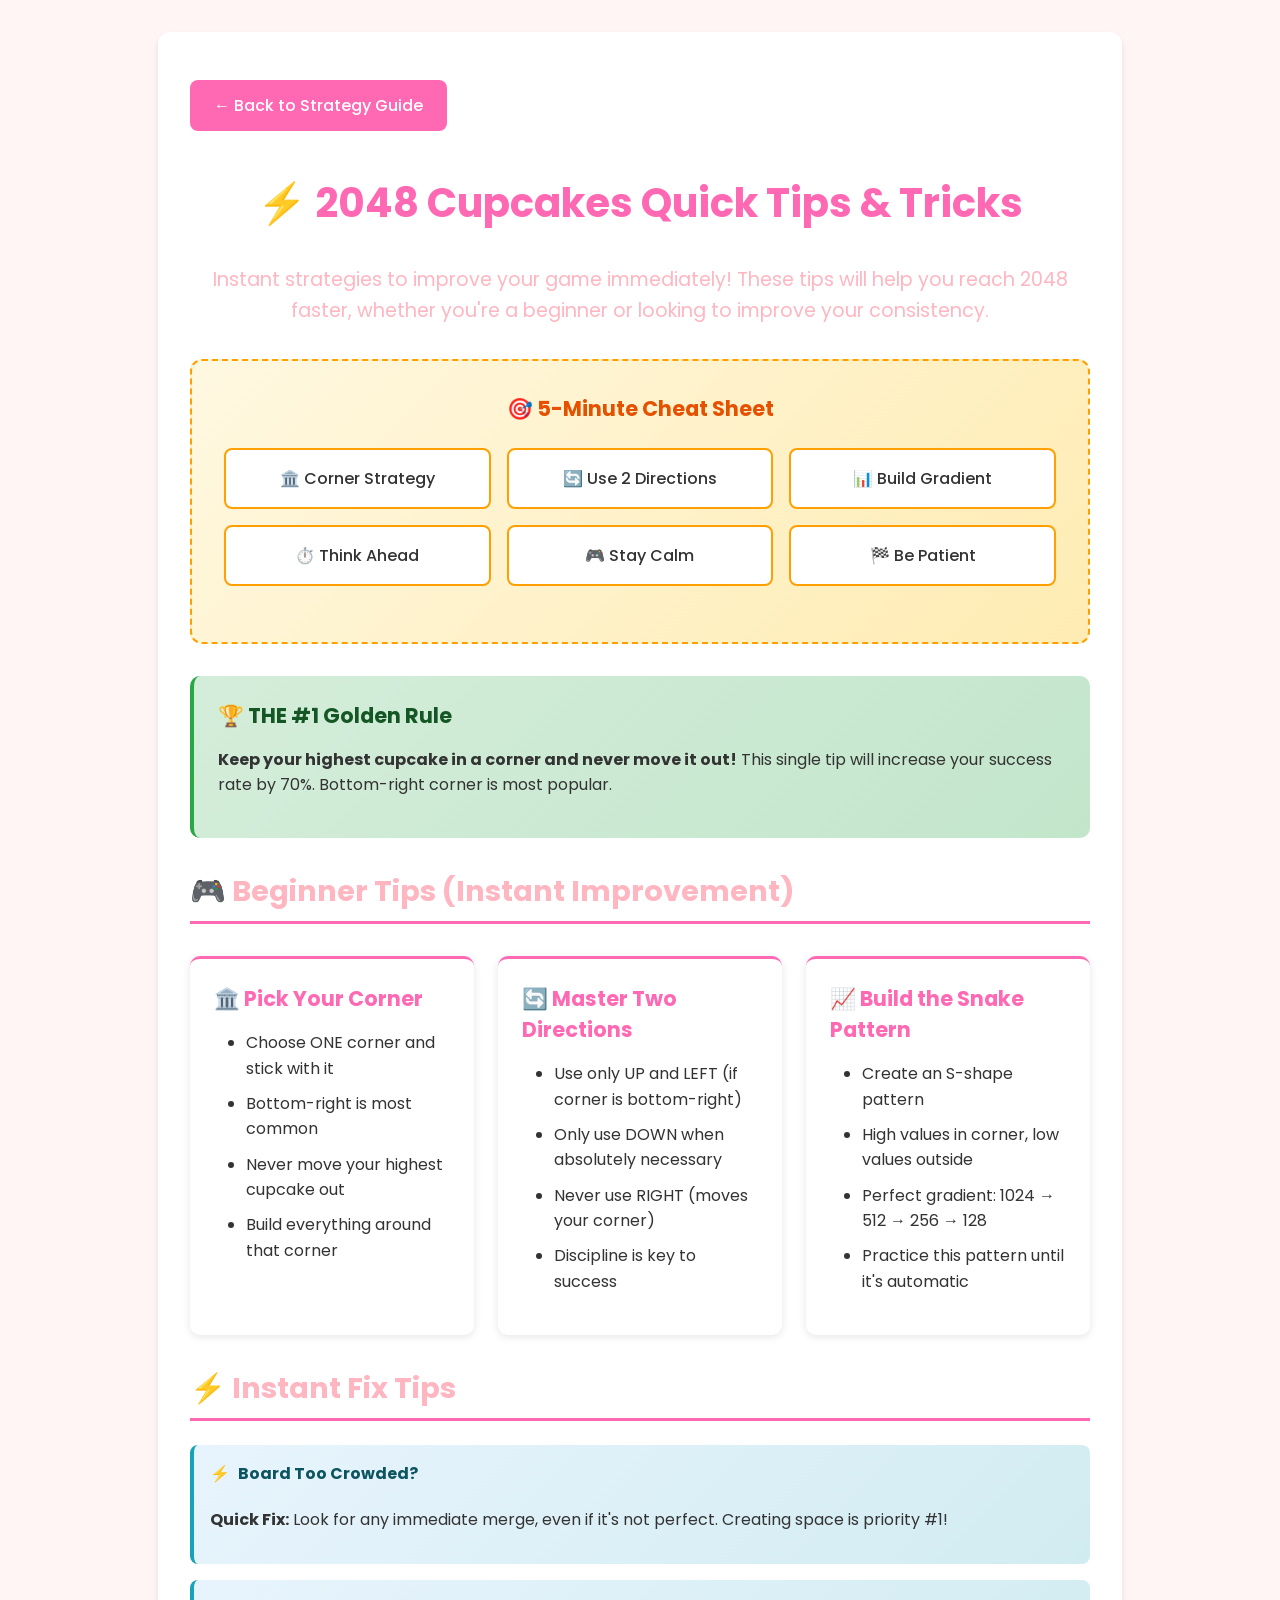
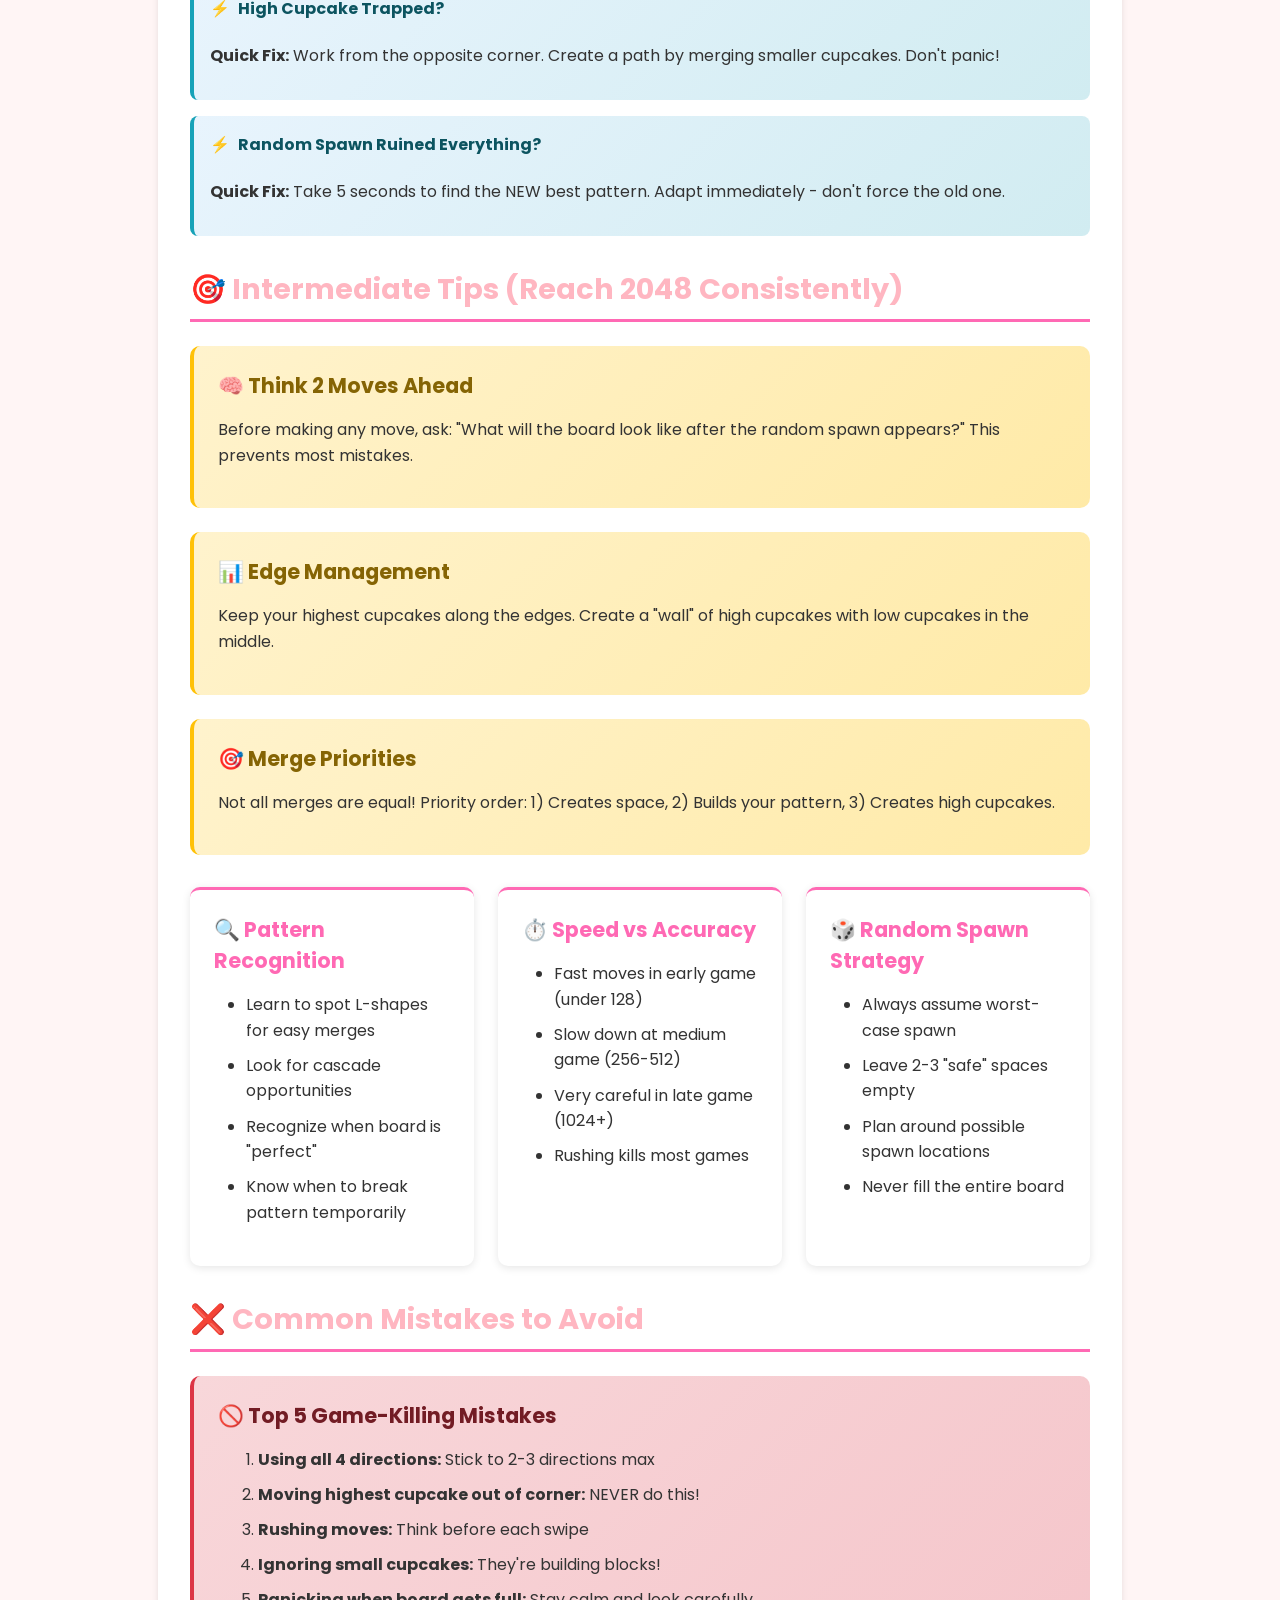
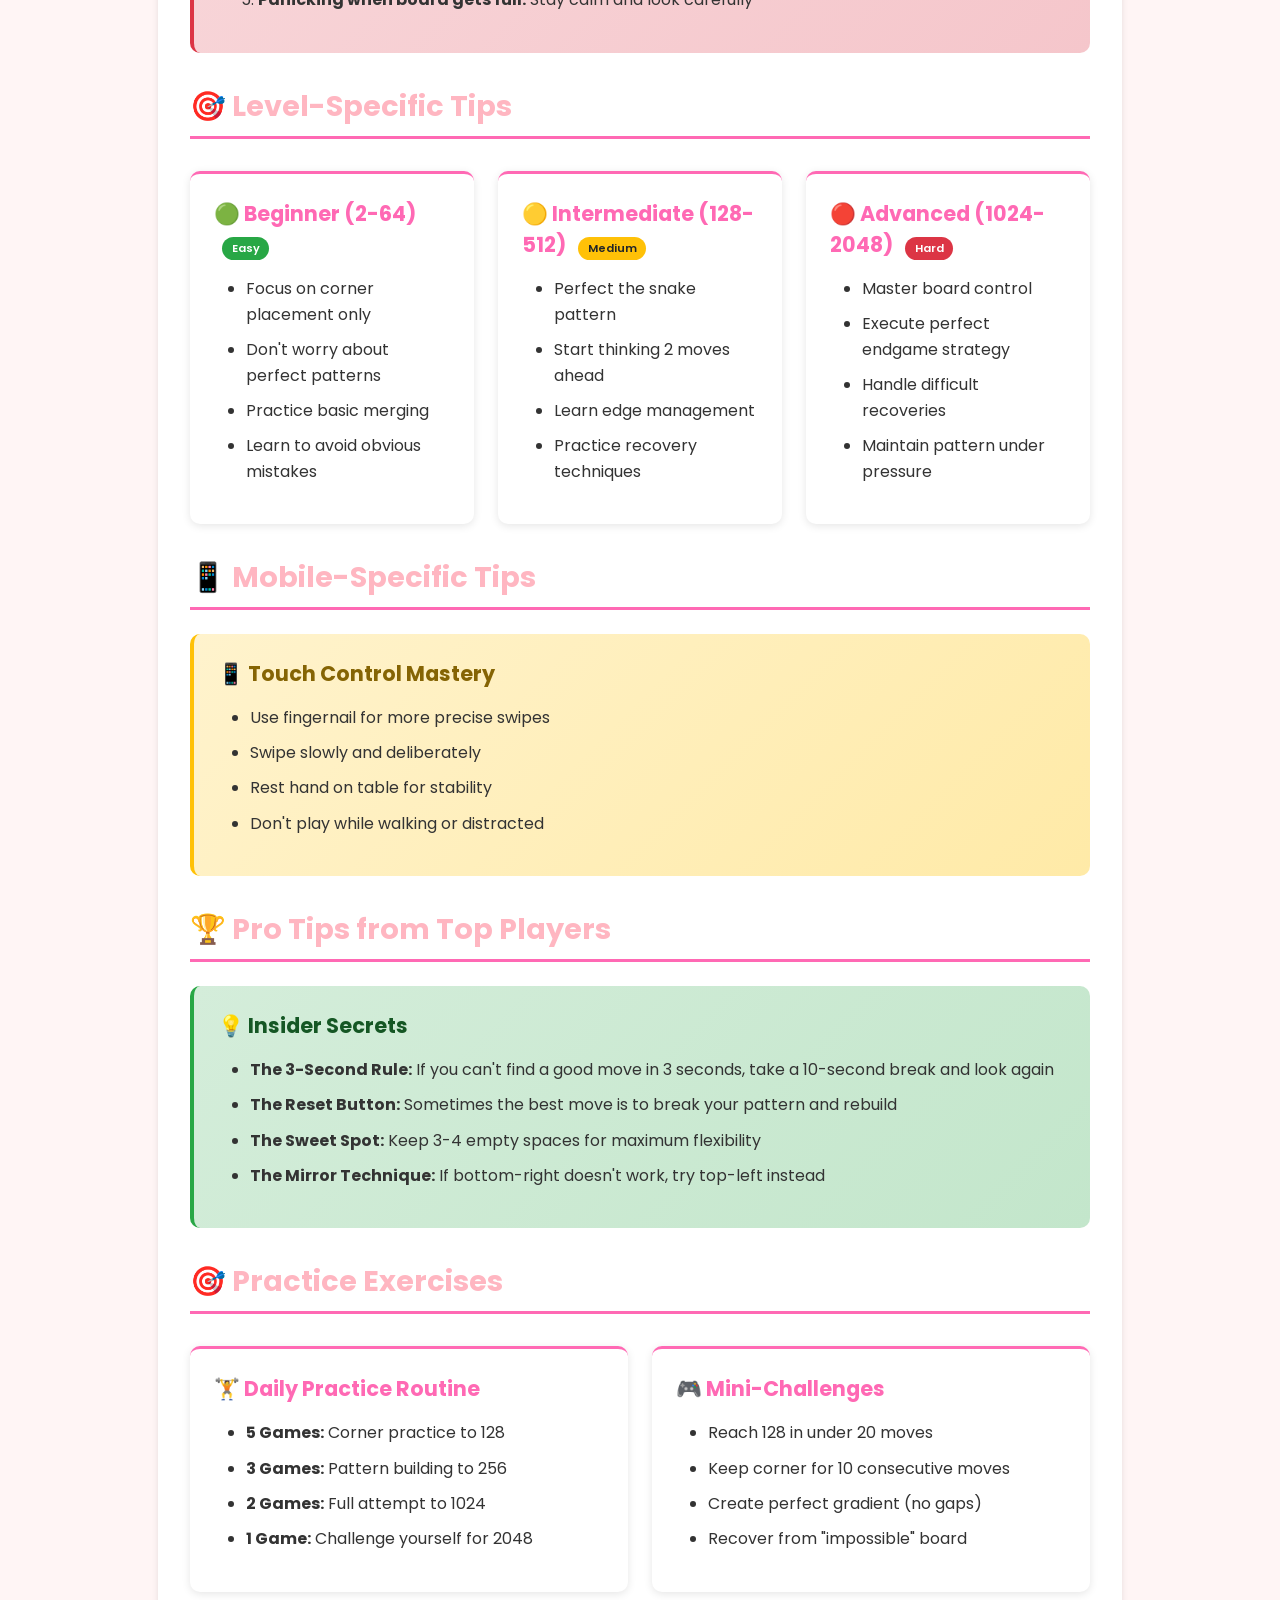
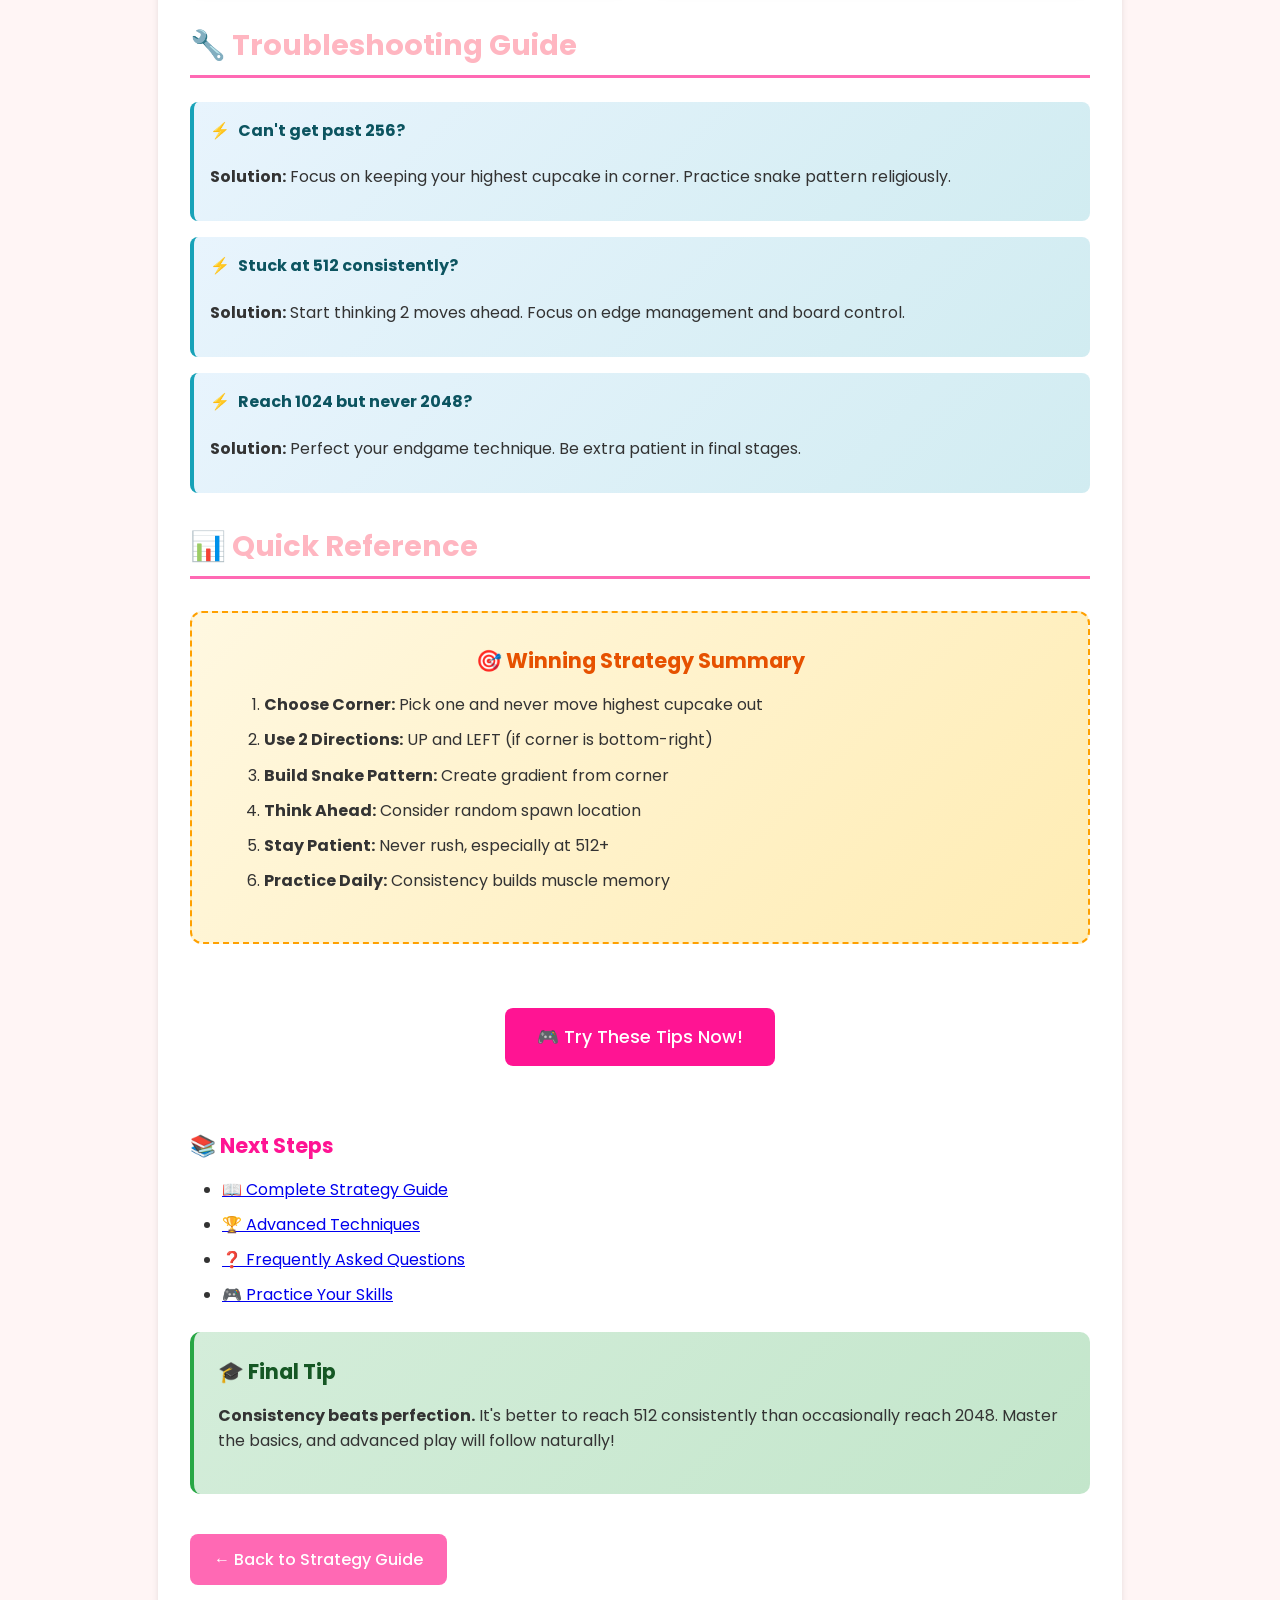
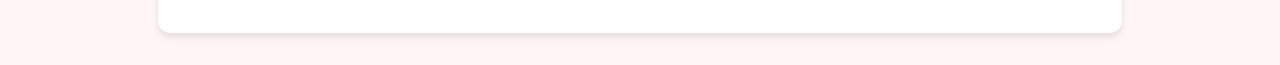
<file: 2048-tips.html>
<!DOCTYPE html>
<html lang="en">
<head>
  <meta charset="UTF-8">
  <meta name="viewport" content="width=device-width, initial-scale=1.0">
  <title>2048 Cupcakes Quick Tips & Tricks | Fast Winning Strategies</title>
  <meta name="description" content="Quick and practical tips for 2048 Cupcakes. Instant strategies to improve your game and reach 2048 faster. Perfect for beginners and intermediate players.">
  <meta name="keywords" content="2048 cupcakes tips, quick 2048 strategies, 2048 tricks, fast 2048 tips, instant improvement 2048, easy 2048 guide">
  <meta name="author" content="2048 Cupcakes Team">
  <meta property="og:title" content="2048 Cupcakes Quick Tips & Tricks | Fast Winning Strategies">
  <meta property="og:description" content="Quick and practical tips for 2048 Cupcakes. Instant strategies to improve your game and reach 2048 faster.">
  <meta property="og:type" content="article">
  <meta property="og:url" content="https://2048cupcakes.top/2048-tips.html">
  <meta property="og:image" content="https://2048cupcakes.top/images/cupcake-logo.png">
  <meta name="twitter:card" content="summary_large_image">
  <meta name="twitter:title" content="2048 Cupcakes Quick Tips Guide">
  <meta name="twitter:description" content="Instant strategies and tips to improve your 2048 Cupcakes game. Reach 2048 faster with these proven techniques.">
  <meta name="robots" content="index, follow">
  <link rel="canonical" href="https://2048cupcakes.top/2048-tips.html" />
  <link rel="stylesheet" href="style/landing.css?v=1.0.1">
  <link href="https://fonts.googleapis.com/css2?family=Poppins:wght@400;500;600;700&display=swap" rel="stylesheet">

  <!-- JSON-LD Structured Data -->
  <script type="application/ld+json">
  {
    "@context": "https://schema.org",
    "@type": "Article",
    "headline": "2048 Cupcakes Quick Tips & Tricks | Fast Winning Strategies",
    "description": "Quick and practical tips for 2048 Cupcakes. Instant strategies to improve your game and reach 2048 faster.",
    "image": "https://2048cupcakes.top/images/cupcake-logo.png",
    "author": {
      "@type": "Organization",
      "name": "2048 Cupcakes Team"
    },
    "publisher": {
      "@type": "Organization",
      "name": "2048 Cupcakes"
    },
    "datePublished": "2025-01-01T00:00:00Z",
    "dateModified": "2025-01-01T00:00:00Z",
    "mainEntityOfPage": {
      "@type": "WebPage",
      "@id": "https://2048cupcakes.top/2048-tips.html"
    },
    "articleSection": "Quick Tips"
  }
  </script>

  <style>
    .tips-container {
      max-width: 900px;
      margin: 2rem auto;
      padding: 2rem;
      background: var(--card-background);
      border-radius: 12px;
      box-shadow: 0 4px 6px rgba(0,0,0,0.1);
    }
    .tips-container h1 {
      color: var(--primary-color);
      margin-bottom: 2rem;
      font-size: 2.5rem;
      text-align: center;
    }
    .tips-container h2 {
      color: var(--secondary-color);
      margin-top: 2rem;
      margin-bottom: 1.5rem;
      font-size: 1.8rem;
      border-bottom: 3px solid var(--primary-color);
      padding-bottom: 0.5rem;
    }
    .tips-container h3 {
      color: var(--accent-color);
      margin-top: 1.5rem;
      margin-bottom: 1rem;
      font-size: 1.3rem;
    }
    .tips-container p {
      line-height: 1.6;
      margin-bottom: 1rem;
      color: var(--text-color);
    }
    .tips-container ul {
      margin-bottom: 1rem;
      padding-left: 2rem;
    }
    .tips-container li {
      margin-bottom: 0.6rem;
      line-height: 1.6;
    }
    .back-button {
      display: inline-block;
      margin: 1rem 0;
      padding: 0.8rem 1.5rem;
      background: var(--primary-color);
      color: white;
      text-decoration: none;
      border-radius: 8px;
      font-weight: 500;
      transition: all 0.3s ease;
    }
    .back-button:hover {
      background: var(--accent-color);
      transform: translateY(-2px);
    }
    .quick-tip {
      background: linear-gradient(135deg, #fff3cd 0%, #ffeaa7 100%);
      padding: 1.5rem;
      border-radius: 10px;
      margin: 1.5rem 0;
      border-left: 4px solid #ffc107;
    }
    .quick-tip h3 {
      color: #856404;
      margin-top: 0;
    }
    .essential-tip {
      background: linear-gradient(135deg, #d4edda 0%, #c3e6cb 100%);
      padding: 1.5rem;
      border-radius: 10px;
      margin: 1.5rem 0;
      border-left: 4px solid #28a745;
    }
    .essential-tip h3 {
      color: #155724;
      margin-top: 0;
    }
    .warning-tip {
      background: linear-gradient(135deg, #f8d7da 0%, #f5c6cb 100%);
      padding: 1.5rem;
      border-radius: 10px;
      margin: 1.5rem 0;
      border-left: 4px solid #dc3545;
    }
    .warning-tip h3 {
      color: #721c24;
      margin-top: 0;
    }
    .tips-grid {
      display: grid;
      grid-template-columns: repeat(auto-fit, minmax(280px, 1fr));
      gap: 1.5rem;
      margin: 2rem 0;
    }
    .tip-card {
      background: white;
      padding: 1.5rem;
      border-radius: 10px;
      box-shadow: 0 2px 8px rgba(0,0,0,0.1);
      transition: transform 0.3s ease;
      border-top: 3px solid var(--primary-color);
    }
    .tip-card:hover {
      transform: translateY(-5px);
      box-shadow: 0 5px 15px rgba(0,0,0,0.2);
    }
    .tip-card h3 {
      color: var(--primary-color);
      margin-top: 0;
    }
    .tip-number {
      display: inline-block;
      width: 30px;
      height: 30px;
      background: var(--primary-color);
      color: white;
      border-radius: 50%;
      text-align: center;
      line-height: 30px;
      font-weight: bold;
      margin-right: 0.5rem;
    }
    .instant-tip {
      background: linear-gradient(135deg, #e8f4fd 0%, #d1ecf1 100%);
      padding: 1rem;
      border-radius: 8px;
      margin: 1rem 0;
      border-left: 4px solid #17a2b8;
    }
    .instant-tip h4 {
      color: #0c5460;
      margin-top: 0;
      display: flex;
      align-items: center;
    }
    .instant-tip h4::before {
      content: "⚡";
      margin-right: 0.5rem;
    }
    .difficulty-badge {
      display: inline-block;
      padding: 0.2rem 0.6rem;
      border-radius: 12px;
      font-size: 0.7rem;
      font-weight: 600;
      margin-left: 0.5rem;
    }
    .easy { background: #28a745; color: white; }
    .medium { background: #ffc107; color: #212529; }
    .hard { background: #dc3545; color: white; }
    .cheat-sheet {
      background: linear-gradient(135deg, #fff8e1 0%, #ffecb3 100%);
      padding: 2rem;
      border-radius: 12px;
      margin: 2rem 0;
      border: 2px dashed #ffa000;
    }
    .cheat-sheet h3 {
      color: #e65100;
      margin-top: 0;
      text-align: center;
    }
    .quick-list {
      display: grid;
      grid-template-columns: repeat(auto-fit, minmax(200px, 1fr));
      gap: 1rem;
      margin: 1.5rem 0;
    }
    .quick-item {
      background: white;
      padding: 1rem;
      border-radius: 8px;
      text-align: center;
      border: 2px solid #ffa000;
      font-weight: 500;
    }
  </style>
</head>
<body>
  <div class="tips-container">
    <a href="game-guide.html" class="back-button">← Back to Strategy Guide</a>

    <h1>⚡ 2048 Cupcakes Quick Tips & Tricks</h1>
    <p style="text-align: center; font-size: 1.2rem; color: var(--secondary-color);">
      Instant strategies to improve your game immediately! These tips will help you reach 2048 faster, whether you're a beginner or looking to improve your consistency.
    </p>

    <div class="cheat-sheet">
      <h3>🎯 5-Minute Cheat Sheet</h3>
      <div class="quick-list">
        <div class="quick-item">🏛️ Corner Strategy</div>
        <div class="quick-item">🔄 Use 2 Directions</div>
        <div class="quick-item">📊 Build Gradient</div>
        <div class="quick-item">⏱️ Think Ahead</div>
        <div class="quick-item">🎮 Stay Calm</div>
        <div class="quick-item">🏁 Be Patient</div>
      </div>
    </div>

    <div class="essential-tip">
      <h3>🏆 THE #1 Golden Rule</h3>
      <p><strong>Keep your highest cupcake in a corner and never move it out!</strong> This single tip will increase your success rate by 70%. Bottom-right corner is most popular.</p>
    </div>

    <h2>🎮 Beginner Tips (Instant Improvement)</h2>

    <div class="tips-grid">
      <div class="tip-card">
        <h3>🏛️ Pick Your Corner</h3>
        <ul>
          <li>Choose ONE corner and stick with it</li>
          <li>Bottom-right is most common</li>
          <li>Never move your highest cupcake out</li>
          <li>Build everything around that corner</li>
        </ul>
      </div>

      <div class="tip-card">
        <h3>🔄 Master Two Directions</h3>
        <ul>
          <li>Use only UP and LEFT (if corner is bottom-right)</li>
          <li>Only use DOWN when absolutely necessary</li>
          <li>Never use RIGHT (moves your corner)</li>
          <li>Discipline is key to success</li>
        </ul>
      </div>

      <div class="tip-card">
        <h3>📈 Build the Snake Pattern</h3>
        <ul>
          <li>Create an S-shape pattern</li>
          <li>High values in corner, low values outside</li>
          <li>Perfect gradient: 1024 → 512 → 256 → 128</li>
          <li>Practice this pattern until it's automatic</li>
        </ul>
      </div>
    </div>

    <h2>⚡ Instant Fix Tips</h2>

    <div class="instant-tip">
      <h4>Board Too Crowded?</h4>
      <p><strong>Quick Fix:</strong> Look for any immediate merge, even if it's not perfect. Creating space is priority #1!</p>
    </div>

    <div class="instant-tip">
      <h4>High Cupcake Trapped?</h4>
      <p><strong>Quick Fix:</strong> Work from the opposite corner. Create a path by merging smaller cupcakes. Don't panic!</p>
    </div>

    <div class="instant-tip">
      <h4>Random Spawn Ruined Everything?</h4>
      <p><strong>Quick Fix:</strong> Take 5 seconds to find the NEW best pattern. Adapt immediately - don't force the old one.</p>
    </div>

    <h2>🎯 Intermediate Tips (Reach 2048 Consistently)</h2>

    <div class="quick-tip">
      <h3>🧠 Think 2 Moves Ahead</h3>
      <p>Before making any move, ask: "What will the board look like after the random spawn appears?" This prevents most mistakes.</p>
    </div>

    <div class="quick-tip">
      <h3>📊 Edge Management</h3>
      <p>Keep your highest cupcakes along the edges. Create a "wall" of high cupcakes with low cupcakes in the middle.</p>
    </div>

    <div class="quick-tip">
      <h3>🎯 Merge Priorities</h3>
      <p>Not all merges are equal! Priority order: 1) Creates space, 2) Builds your pattern, 3) Creates high cupcakes.</p>
    </div>

    <div class="tips-grid">
      <div class="tip-card">
        <h3>🔍 Pattern Recognition</h3>
        <ul>
          <li>Learn to spot L-shapes for easy merges</li>
          <li>Look for cascade opportunities</li>
          <li>Recognize when board is "perfect"</li>
          <li>Know when to break pattern temporarily</li>
        </ul>
      </div>

      <div class="tip-card">
        <h3>⏱️ Speed vs Accuracy</h3>
        <ul>
          <li>Fast moves in early game (under 128)</li>
          <li>Slow down at medium game (256-512)</li>
          <li>Very careful in late game (1024+)</li>
          <li>Rushing kills most games</li>
        </ul>
      </div>

      <div class="tip-card">
        <h3>🎲 Random Spawn Strategy</h3>
        <ul>
          <li>Always assume worst-case spawn</li>
          <li>Leave 2-3 "safe" spaces empty</li>
          <li>Plan around possible spawn locations</li>
          <li>Never fill the entire board</li>
        </ul>
      </div>
    </div>

    <h2>❌ Common Mistakes to Avoid</h2>

    <div class="warning-tip">
      <h3>🚫 Top 5 Game-Killing Mistakes</h3>
      <ol>
        <li><strong>Using all 4 directions:</strong> Stick to 2-3 directions max</li>
        <li><strong>Moving highest cupcake out of corner:</strong> NEVER do this!</li>
        <li><strong>Rushing moves:</strong> Think before each swipe</li>
        <li><strong>Ignoring small cupcakes:</strong> They're building blocks!</li>
        <li><strong>Panicking when board gets full:</strong> Stay calm and look carefully</li>
      </ol>
    </div>

    <h2>🎯 Level-Specific Tips</h2>

    <div class="tips-grid">
      <div class="tip-card">
        <h3>🟢 Beginner (2-64) <span class="difficulty-badge easy">Easy</span></h3>
        <ul>
          <li>Focus on corner placement only</li>
          <li>Don't worry about perfect patterns</li>
          <li>Practice basic merging</li>
          <li>Learn to avoid obvious mistakes</li>
        </ul>
      </div>

      <div class="tip-card">
        <h3>🟡 Intermediate (128-512) <span class="difficulty-badge medium">Medium</span></h3>
        <ul>
          <li>Perfect the snake pattern</li>
          <li>Start thinking 2 moves ahead</li>
          <li>Learn edge management</li>
          <li>Practice recovery techniques</li>
        </ul>
      </div>

      <div class="tip-card">
        <h3>🔴 Advanced (1024-2048) <span class="difficulty-badge hard">Hard</span></h3>
        <ul>
          <li>Master board control</li>
          <li>Execute perfect endgame strategy</li>
          <li>Handle difficult recoveries</li>
          <li>Maintain pattern under pressure</li>
        </ul>
      </div>
    </div>

    <h2>📱 Mobile-Specific Tips</h2>

    <div class="quick-tip">
      <h3>📱 Touch Control Mastery</h3>
      <ul>
        <li>Use fingernail for more precise swipes</li>
        <li>Swipe slowly and deliberately</li>
        <li>Rest hand on table for stability</li>
        <li>Don't play while walking or distracted</li>
      </ul>
    </div>

    <h2>🏆 Pro Tips from Top Players</h2>

    <div class="essential-tip">
      <h3>💡 Insider Secrets</h3>
      <ul>
        <li><strong>The 3-Second Rule:</strong> If you can't find a good move in 3 seconds, take a 10-second break and look again</li>
        <li><strong>The Reset Button:</strong> Sometimes the best move is to break your pattern and rebuild</li>
        <li><strong>The Sweet Spot:</strong> Keep 3-4 empty spaces for maximum flexibility</li>
        <li><strong>The Mirror Technique:</strong> If bottom-right doesn't work, try top-left instead</li>
      </ul>
    </div>

    <h2>🎯 Practice Exercises</h2>

    <div class="tips-grid">
      <div class="tip-card">
        <h3>🏋️ Daily Practice Routine</h3>
        <ul>
          <li><strong>5 Games:</strong> Corner practice to 128</li>
          <li><strong>3 Games:</strong> Pattern building to 256</li>
          <li><strong>2 Games:</strong> Full attempt to 1024</li>
          <li><strong>1 Game:</strong> Challenge yourself for 2048</li>
        </ul>
      </div>

      <div class="tip-card">
        <h3>🎮 Mini-Challenges</h3>
        <ul>
          <li>Reach 128 in under 20 moves</li>
          <li>Keep corner for 10 consecutive moves</li>
          <li>Create perfect gradient (no gaps)</li>
          <li>Recover from "impossible" board</li>
        </ul>
      </div>
    </div>

    <h2>🔧 Troubleshooting Guide</h2>

    <div class="instant-tip">
      <h4>Can't get past 256?</h4>
      <p><strong>Solution:</strong> Focus on keeping your highest cupcake in corner. Practice snake pattern religiously.</p>
    </div>

    <div class="instant-tip">
      <h4>Stuck at 512 consistently?</h4>
      <p><strong>Solution:</strong> Start thinking 2 moves ahead. Focus on edge management and board control.</p>
    </div>

    <div class="instant-tip">
      <h4>Reach 1024 but never 2048?</h4>
      <p><strong>Solution:</strong> Perfect your endgame technique. Be extra patient in final stages.</p>
    </div>

    <h2>📊 Quick Reference</h2>

    <div class="cheat-sheet">
      <h3>🎯 Winning Strategy Summary</h3>
      <ol>
        <li><strong>Choose Corner:</strong> Pick one and never move highest cupcake out</li>
        <li><strong>Use 2 Directions:</strong> UP and LEFT (if corner is bottom-right)</li>
        <li><strong>Build Snake Pattern:</strong> Create gradient from corner</li>
        <li><strong>Think Ahead:</strong> Consider random spawn location</li>
        <li><strong>Stay Patient:</strong> Never rush, especially at 512+</li>
        <li><strong>Practice Daily:</strong> Consistency builds muscle memory</li>
      </ol>
    </div>

    <div style="text-align: center; margin: 3rem 0;">
      <a href="index.html" class="back-button" style="background: var(--accent-color); padding: 1rem 2rem; font-size: 1.1rem;">
        🎮 Try These Tips Now!
      </a>
    </div>

    <h3>📚 Next Steps</h3>
    <ul>
      <li><a href="game-guide.html">📖 Complete Strategy Guide</a></li>
      <li><a href="2048-strategy.html">🏆 Advanced Techniques</a></li>
      <li><a href="faq.html">❓ Frequently Asked Questions</a></li>
      <li><a href="index.html">🎮 Practice Your Skills</a></li>
    </ul>

    <div class="essential-tip">
      <h3>🎓 Final Tip</h3>
      <p><strong>Consistency beats perfection.</strong> It's better to reach 512 consistently than occasionally reach 2048. Master the basics, and advanced play will follow naturally!</p>
    </div>

    <a href="game-guide.html" class="back-button">← Back to Strategy Guide</a>
  </div>
</body>
</html>
</file>
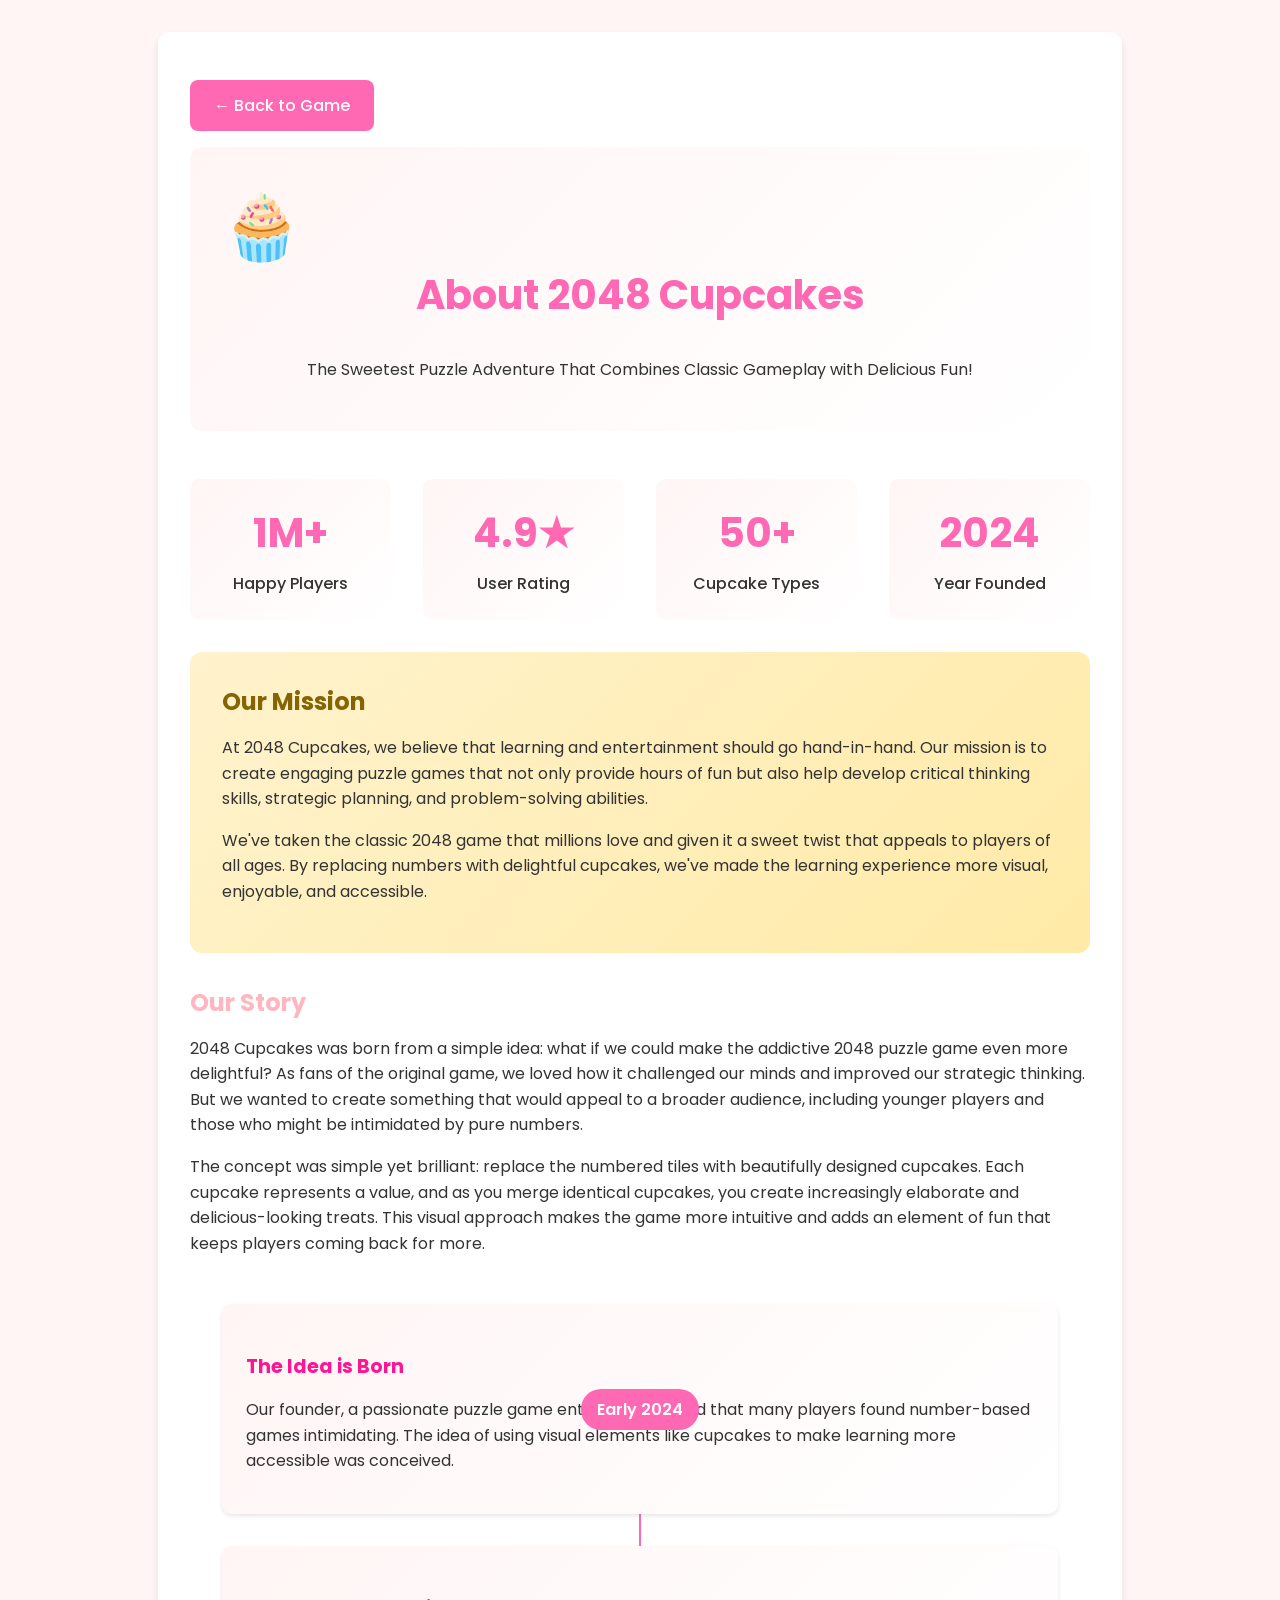
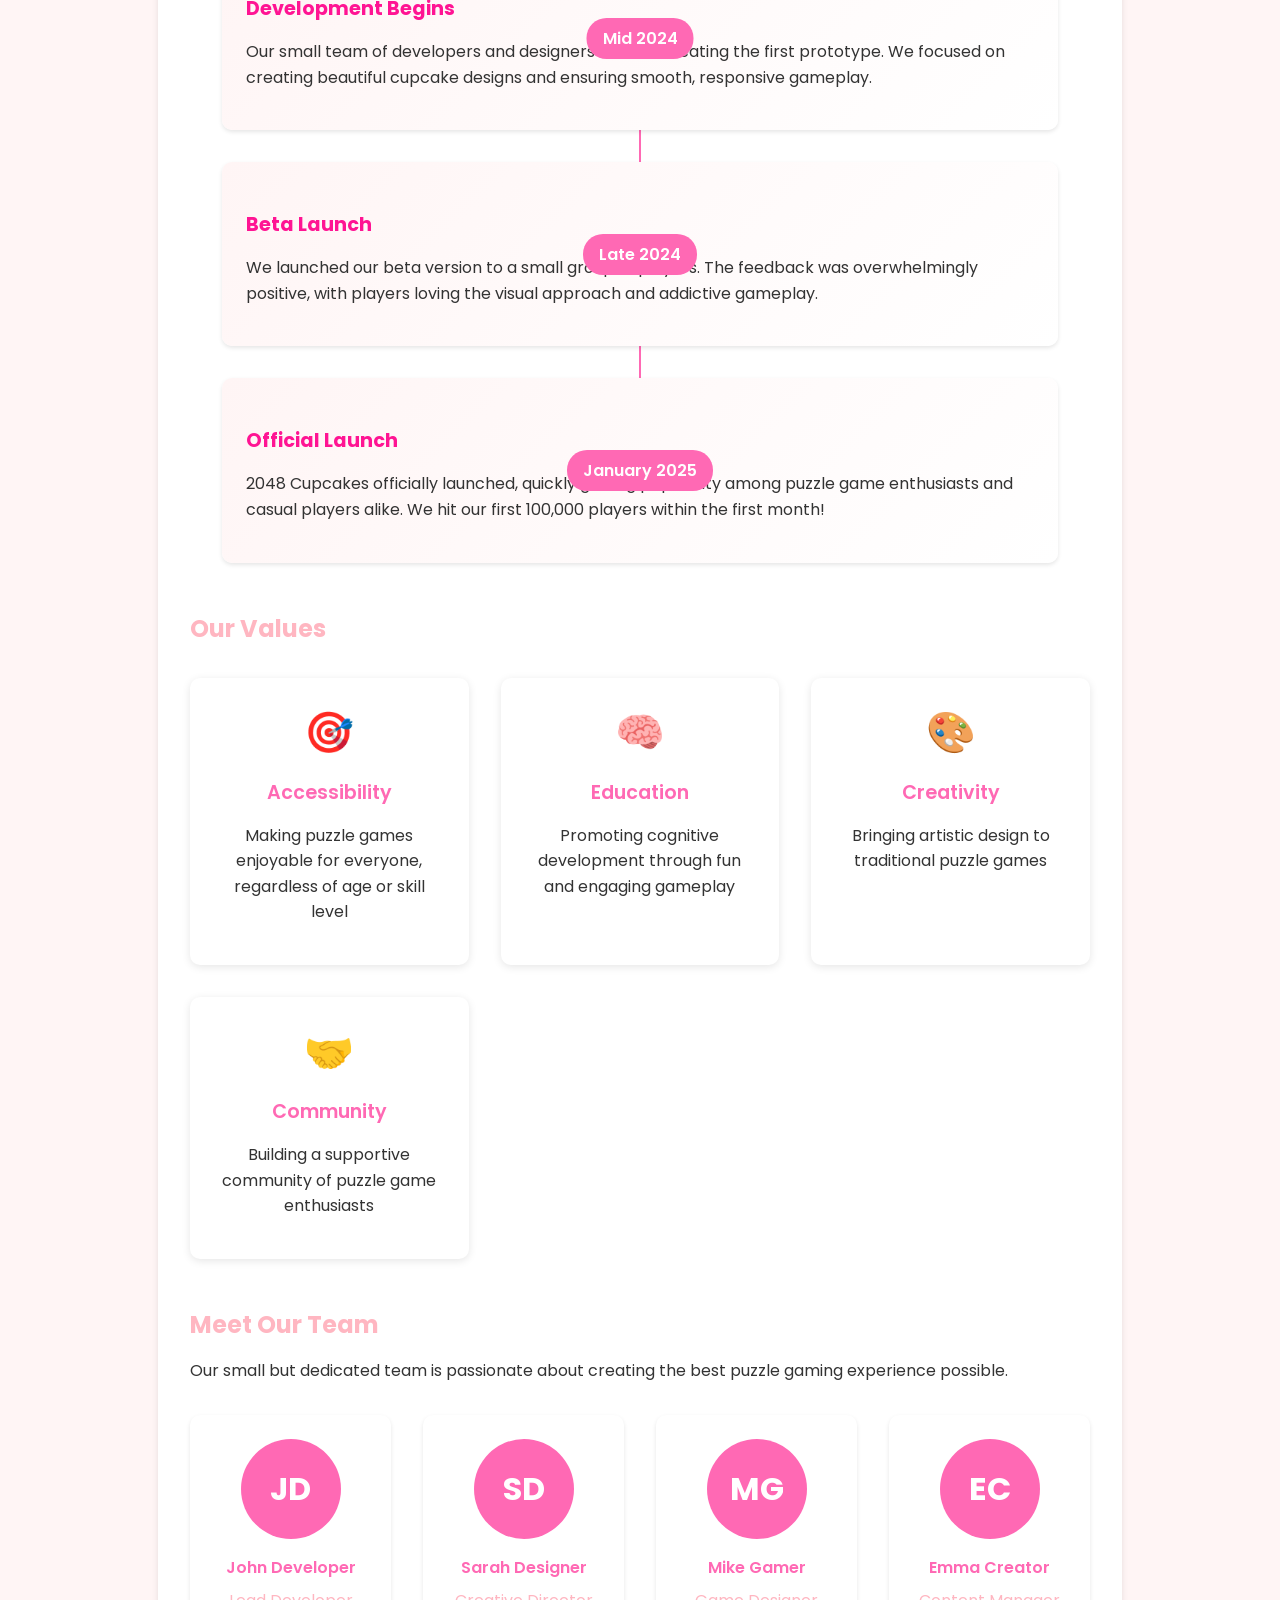
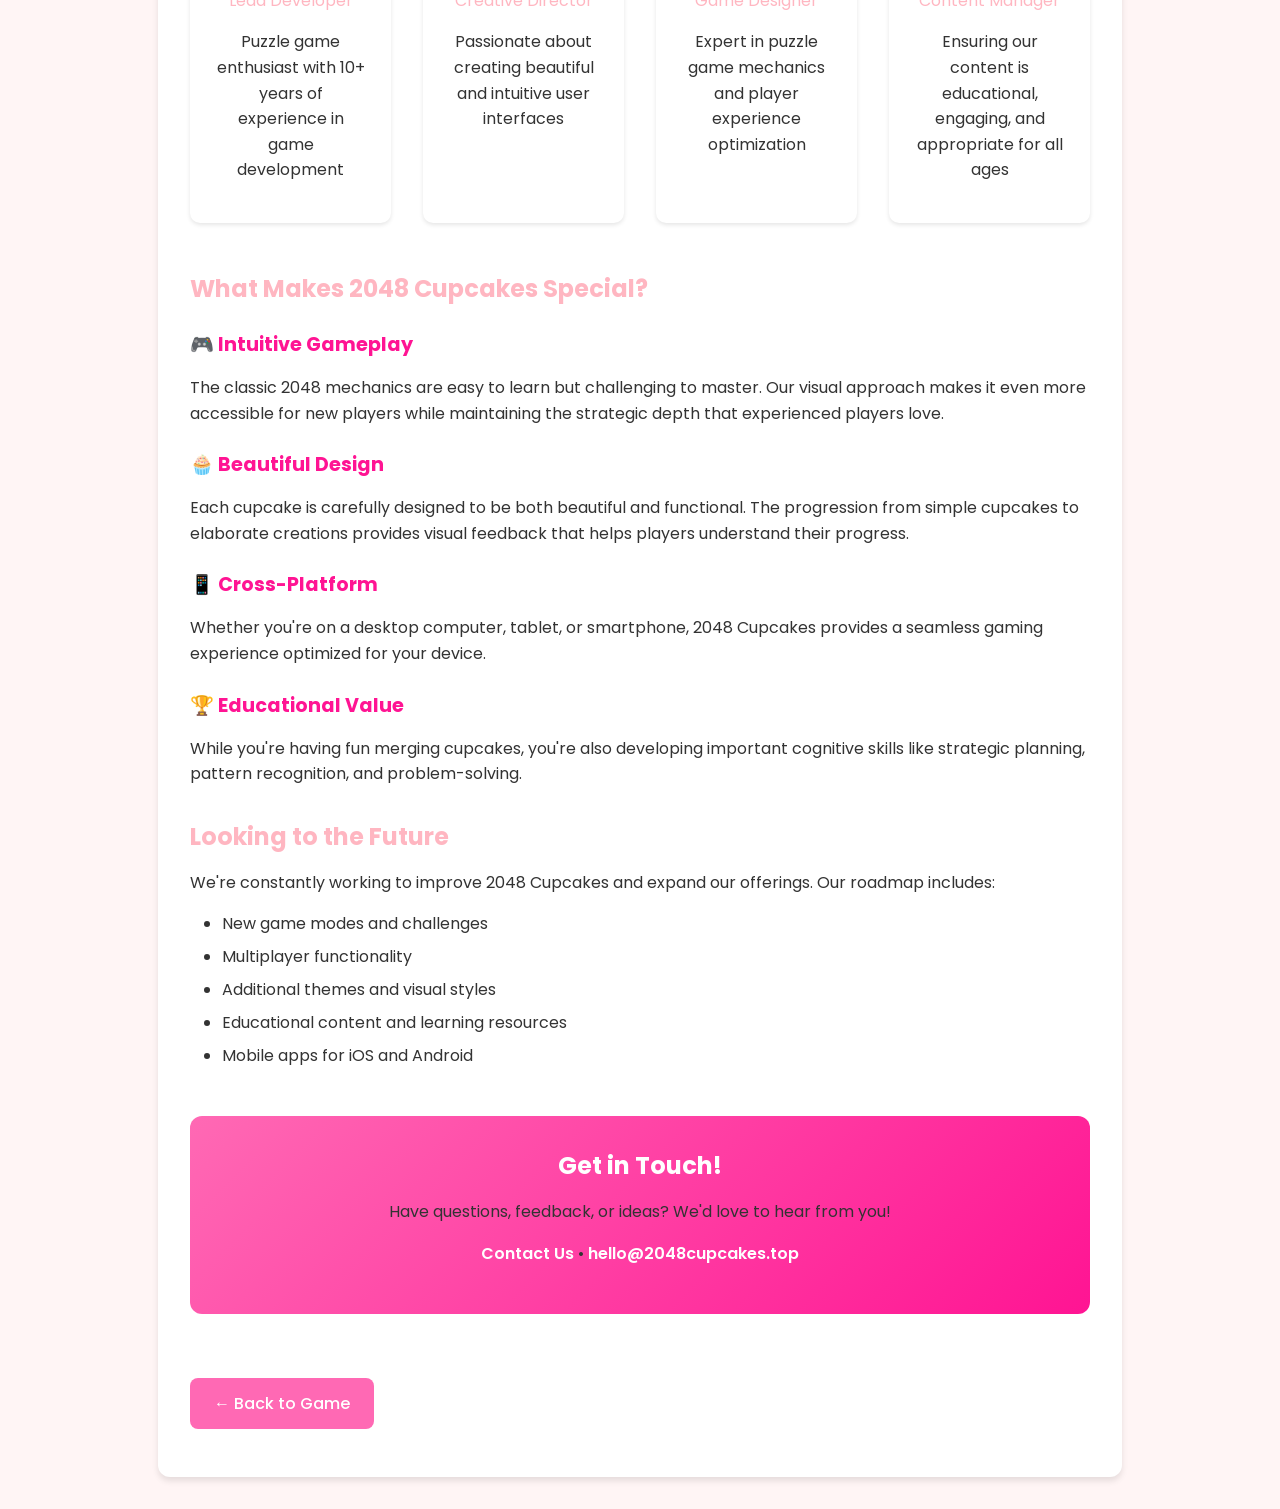
<file: about-us.html>
<!DOCTYPE html>
<html lang="en">
<head>
  <meta charset="UTF-8">
  <meta name="viewport" content="width=device-width, initial-scale=1.0">
  <title>About Us - 2048 Cupcakes</title>
  <meta name="description" content="Learn about 2048 Cupcakes, the sweetest puzzle adventure game. Discover our story, mission, and the team behind the game.">
  <meta name="robots" content="index, follow">
  <link rel="canonical" href="https://2048cupcakes.top/about-us" />
  <link rel="stylesheet" href="style/landing.css?v=1.0.1">
  <link href="https://fonts.googleapis.com/css2?family=Poppins:wght@400;500;600;700&display=swap" rel="stylesheet">
  <style>
    .about-container {
      max-width: 900px;
      margin: 2rem auto;
      padding: 2rem;
      background: var(--card-background);
      border-radius: 12px;
      box-shadow: 0 4px 6px rgba(0,0,0,0.1);
    }
    .about-container h1 {
      color: var(--primary-color);
      margin-bottom: 2rem;
      font-size: 2.5rem;
      text-align: center;
    }
    .about-container h2 {
      color: var(--secondary-color);
      margin-top: 2rem;
      margin-bottom: 1rem;
      font-size: 1.5rem;
    }
    .about-container h3 {
      color: var(--accent-color);
      margin-top: 1.5rem;
      margin-bottom: 0.5rem;
      font-size: 1.2rem;
    }
    .about-container p {
      line-height: 1.6;
      margin-bottom: 1rem;
      color: var(--text-color);
    }
    .about-container ul {
      margin-bottom: 1rem;
      padding-left: 2rem;
    }
    .about-container li {
      margin-bottom: 0.5rem;
    }
    .back-button {
      display: inline-block;
      margin: 1rem 0;
      padding: 0.8rem 1.5rem;
      background: var(--primary-color);
      color: white;
      text-decoration: none;
      border-radius: 8px;
      font-weight: 500;
      transition: all 0.3s ease;
    }
    .back-button:hover {
      background: var(--accent-color);
      transform: translateY(-2px);
    }
    .hero-section {
      text-align: center;
      margin-bottom: 3rem;
      padding: 2rem;
      background: linear-gradient(135deg, var(--background-color) 0%, #fff 100%);
      border-radius: 12px;
    }
    .hero-section .logo {
      font-size: 4rem;
      margin-bottom: 1rem;
    }
    .stats-grid {
      display: grid;
      grid-template-columns: repeat(auto-fit, minmax(200px, 1fr));
      gap: 2rem;
      margin: 2rem 0;
    }
    .stat-card {
      text-align: center;
      padding: 1.5rem;
      background: linear-gradient(135deg, var(--background-color) 0%, #fff 100%);
      border-radius: 10px;
      transition: transform 0.3s ease;
    }
    .stat-card:hover {
      transform: translateY(-5px);
    }
    .stat-number {
      font-size: 2.5rem;
      font-weight: bold;
      color: var(--primary-color);
      margin-bottom: 0.5rem;
    }
    .stat-label {
      color: var(--text-color);
      font-weight: 500;
    }
    .mission-box {
      background: linear-gradient(135deg, #fff3cd 0%, #ffeaa7 100%);
      padding: 2rem;
      border-radius: 12px;
      margin: 2rem 0;
    }
    .mission-box h2 {
      color: #856404;
      margin-top: 0;
    }
    .values-grid {
      display: grid;
      grid-template-columns: repeat(auto-fit, minmax(250px, 1fr));
      gap: 2rem;
      margin: 2rem 0;
    }
    .value-card {
      background: white;
      padding: 1.5rem;
      border-radius: 10px;
      box-shadow: 0 2px 8px rgba(0,0,0,0.1);
      text-align: center;
    }
    .value-icon {
      font-size: 2.5rem;
      margin-bottom: 1rem;
    }
    .value-title {
      font-size: 1.2rem;
      font-weight: 600;
      color: var(--primary-color);
      margin-bottom: 0.5rem;
    }
    .timeline {
      position: relative;
      margin: 3rem 0;
    }
    .timeline::before {
      content: '';
      position: absolute;
      left: 50%;
      top: 0;
      bottom: 0;
      width: 2px;
      background: var(--primary-color);
      transform: translateX(-50%);
    }
    .timeline-item {
      position: relative;
      margin: 2rem 0;
      display: flex;
      align-items: center;
    }
    .timeline-item:nth-child(odd) {
      flex-direction: row-reverse;
    }
    .timeline-content {
      flex: 1;
      padding: 1.5rem;
      background: linear-gradient(135deg, var(--background-color) 0%, #fff 100%);
      border-radius: 10px;
      margin: 0 2rem;
      box-shadow: 0 2px 4px rgba(0,0,0,0.1);
    }
    .timeline-date {
      position: absolute;
      left: 50%;
      transform: translateX(-50%);
      background: var(--primary-color);
      color: white;
      padding: 0.5rem 1rem;
      border-radius: 20px;
      font-weight: 600;
      white-space: nowrap;
    }
    .team-section {
      margin: 3rem 0;
    }
    .team-grid {
      display: grid;
      grid-template-columns: repeat(auto-fit, minmax(200px, 1fr));
      gap: 2rem;
      margin: 2rem 0;
    }
    .team-member {
      text-align: center;
      padding: 1.5rem;
      background: white;
      border-radius: 10px;
      box-shadow: 0 2px 4px rgba(0,0,0,0.1);
      transition: transform 0.3s ease;
    }
    .team-member:hover {
      transform: translateY(-5px);
    }
    .team-avatar {
      width: 100px;
      height: 100px;
      border-radius: 50%;
      margin: 0 auto 1rem;
      background: var(--primary-color);
      display: flex;
      align-items: center;
      justify-content: center;
      color: white;
      font-size: 2rem;
      font-weight: bold;
    }
    .team-name {
      font-weight: 600;
      color: var(--primary-color);
      margin-bottom: 0.5rem;
    }
    .team-role {
      color: var(--secondary-color);
      margin-bottom: 1rem;
    }
    .contact-cta {
      text-align: center;
      margin: 3rem 0;
      padding: 2rem;
      background: linear-gradient(135deg, var(--primary-color) 0%, var(--accent-color) 100%);
      color: white;
      border-radius: 12px;
    }
    .contact-cta h2 {
      color: white;
      margin-top: 0;
    }
    .contact-cta a {
      color: white;
      text-decoration: none;
      font-weight: 600;
    }
    .contact-cta a:hover {
      text-decoration: underline;
    }
    @media (max-width: 768px) {
      .timeline::before {
        left: 20px;
      }
      .timeline-item {
        flex-direction: column !important;
        margin-left: 40px;
      }
      .timeline-date {
        left: 20px;
        transform: translateX(-50%);
      }
      .timeline-content {
        margin: 1rem 0;
      }
    }
  </style>
</head>
<body>
  <div class="about-container">
    <a href="index.html" class="back-button">← Back to Game</a>

    <div class="hero-section">
      <div class="logo">🧁</div>
      <h1>About 2048 Cupcakes</h1>
      <p>The Sweetest Puzzle Adventure That Combines Classic Gameplay with Delicious Fun!</p>
    </div>

    <div class="stats-grid">
      <div class="stat-card">
        <div class="stat-number">1M+</div>
        <div class="stat-label">Happy Players</div>
      </div>
      <div class="stat-card">
        <div class="stat-number">4.9★</div>
        <div class="stat-label">User Rating</div>
      </div>
      <div class="stat-card">
        <div class="stat-number">50+</div>
        <div class="stat-label">Cupcake Types</div>
      </div>
      <div class="stat-card">
        <div class="stat-number">2024</div>
        <div class="stat-label">Year Founded</div>
      </div>
    </div>

    <div class="mission-box">
      <h2>Our Mission</h2>
      <p>At 2048 Cupcakes, we believe that learning and entertainment should go hand-in-hand. Our mission is to create engaging puzzle games that not only provide hours of fun but also help develop critical thinking skills, strategic planning, and problem-solving abilities.</p>
      <p>We've taken the classic 2048 game that millions love and given it a sweet twist that appeals to players of all ages. By replacing numbers with delightful cupcakes, we've made the learning experience more visual, enjoyable, and accessible.</p>
    </div>

    <h2>Our Story</h2>
    <p>2048 Cupcakes was born from a simple idea: what if we could make the addictive 2048 puzzle game even more delightful? As fans of the original game, we loved how it challenged our minds and improved our strategic thinking. But we wanted to create something that would appeal to a broader audience, including younger players and those who might be intimidated by pure numbers.</p>

    <p>The concept was simple yet brilliant: replace the numbered tiles with beautifully designed cupcakes. Each cupcake represents a value, and as you merge identical cupcakes, you create increasingly elaborate and delicious-looking treats. This visual approach makes the game more intuitive and adds an element of fun that keeps players coming back for more.</p>

    <div class="timeline">
      <div class="timeline-item">
        <div class="timeline-content">
          <h3>The Idea is Born</h3>
          <p>Our founder, a passionate puzzle game enthusiast, noticed that many players found number-based games intimidating. The idea of using visual elements like cupcakes to make learning more accessible was conceived.</p>
        </div>
        <div class="timeline-date">Early 2024</div>
      </div>

      <div class="timeline-item">
        <div class="timeline-content">
          <h3>Development Begins</h3>
          <p>Our small team of developers and designers started creating the first prototype. We focused on creating beautiful cupcake designs and ensuring smooth, responsive gameplay.</p>
        </div>
        <div class="timeline-date">Mid 2024</div>
      </div>

      <div class="timeline-item">
        <div class="timeline-content">
          <h3>Beta Launch</h3>
          <p>We launched our beta version to a small group of players. The feedback was overwhelmingly positive, with players loving the visual approach and addictive gameplay.</p>
        </div>
        <div class="timeline-date">Late 2024</div>
      </div>

      <div class="timeline-item">
        <div class="timeline-content">
          <h3>Official Launch</h3>
          <p>2048 Cupcakes officially launched, quickly gaining popularity among puzzle game enthusiasts and casual players alike. We hit our first 100,000 players within the first month!</p>
        </div>
        <div class="timeline-date">January 2025</div>
      </div>
    </div>

    <h2>Our Values</h2>
    <div class="values-grid">
      <div class="value-card">
        <div class="value-icon">🎯</div>
        <div class="value-title">Accessibility</div>
        <p>Making puzzle games enjoyable for everyone, regardless of age or skill level</p>
      </div>

      <div class="value-card">
        <div class="value-icon">🧠</div>
        <div class="value-title">Education</div>
        <p>Promoting cognitive development through fun and engaging gameplay</p>
      </div>

      <div class="value-card">
        <div class="value-icon">🎨</div>
        <div class="value-title">Creativity</div>
        <p>Bringing artistic design to traditional puzzle games</p>
      </div>

      <div class="value-card">
        <div class="value-icon">🤝</div>
        <div class="value-title">Community</div>
        <p>Building a supportive community of puzzle game enthusiasts</p>
      </div>
    </div>

    <div class="team-section">
      <h2>Meet Our Team</h2>
      <p>Our small but dedicated team is passionate about creating the best puzzle gaming experience possible.</p>

      <div class="team-grid">
        <div class="team-member">
          <div class="team-avatar">JD</div>
          <div class="team-name">John Developer</div>
          <div class="team-role">Lead Developer</div>
          <p>Puzzle game enthusiast with 10+ years of experience in game development</p>
        </div>

        <div class="team-member">
          <div class="team-avatar">SD</div>
          <div class="team-name">Sarah Designer</div>
          <div class="team-role">Creative Director</div>
          <p>Passionate about creating beautiful and intuitive user interfaces</p>
        </div>

        <div class="team-member">
          <div class="team-avatar">MG</div>
          <div class="team-name">Mike Gamer</div>
          <div class="team-role">Game Designer</div>
          <p>Expert in puzzle game mechanics and player experience optimization</p>
        </div>

        <div class="team-member">
          <div class="team-avatar">EC</div>
          <div class="team-name">Emma Creator</div>
          <div class="team-role">Content Manager</div>
          <p>Ensuring our content is educational, engaging, and appropriate for all ages</p>
        </div>
      </div>
    </div>

    <h2>What Makes 2048 Cupcakes Special?</h2>

    <h3>🎮 Intuitive Gameplay</h3>
    <p>The classic 2048 mechanics are easy to learn but challenging to master. Our visual approach makes it even more accessible for new players while maintaining the strategic depth that experienced players love.</p>

    <h3>🧁 Beautiful Design</h3>
    <p>Each cupcake is carefully designed to be both beautiful and functional. The progression from simple cupcakes to elaborate creations provides visual feedback that helps players understand their progress.</p>

    <h3>📱 Cross-Platform</h3>
    <p>Whether you're on a desktop computer, tablet, or smartphone, 2048 Cupcakes provides a seamless gaming experience optimized for your device.</p>

    <h3>🏆 Educational Value</h3>
    <p>While you're having fun merging cupcakes, you're also developing important cognitive skills like strategic planning, pattern recognition, and problem-solving.</p>

    <h2>Looking to the Future</h2>
    <p>We're constantly working to improve 2048 Cupcakes and expand our offerings. Our roadmap includes:</p>
    <ul>
      <li>New game modes and challenges</li>
      <li>Multiplayer functionality</li>
      <li>Additional themes and visual styles</li>
      <li>Educational content and learning resources</li>
      <li>Mobile apps for iOS and Android</li>
    </ul>

    <div class="contact-cta">
      <h2>Get in Touch!</h2>
      <p>Have questions, feedback, or ideas? We'd love to hear from you!</p>
      <p><a href="contact-us.html">Contact Us</a> • <a href="mailto:hello@2048cupcakes.top">hello@2048cupcakes.top</a></p>
    </div>

    <a href="index.html" class="back-button">← Back to Game</a>
  </div>
</body>
</html>
</file>
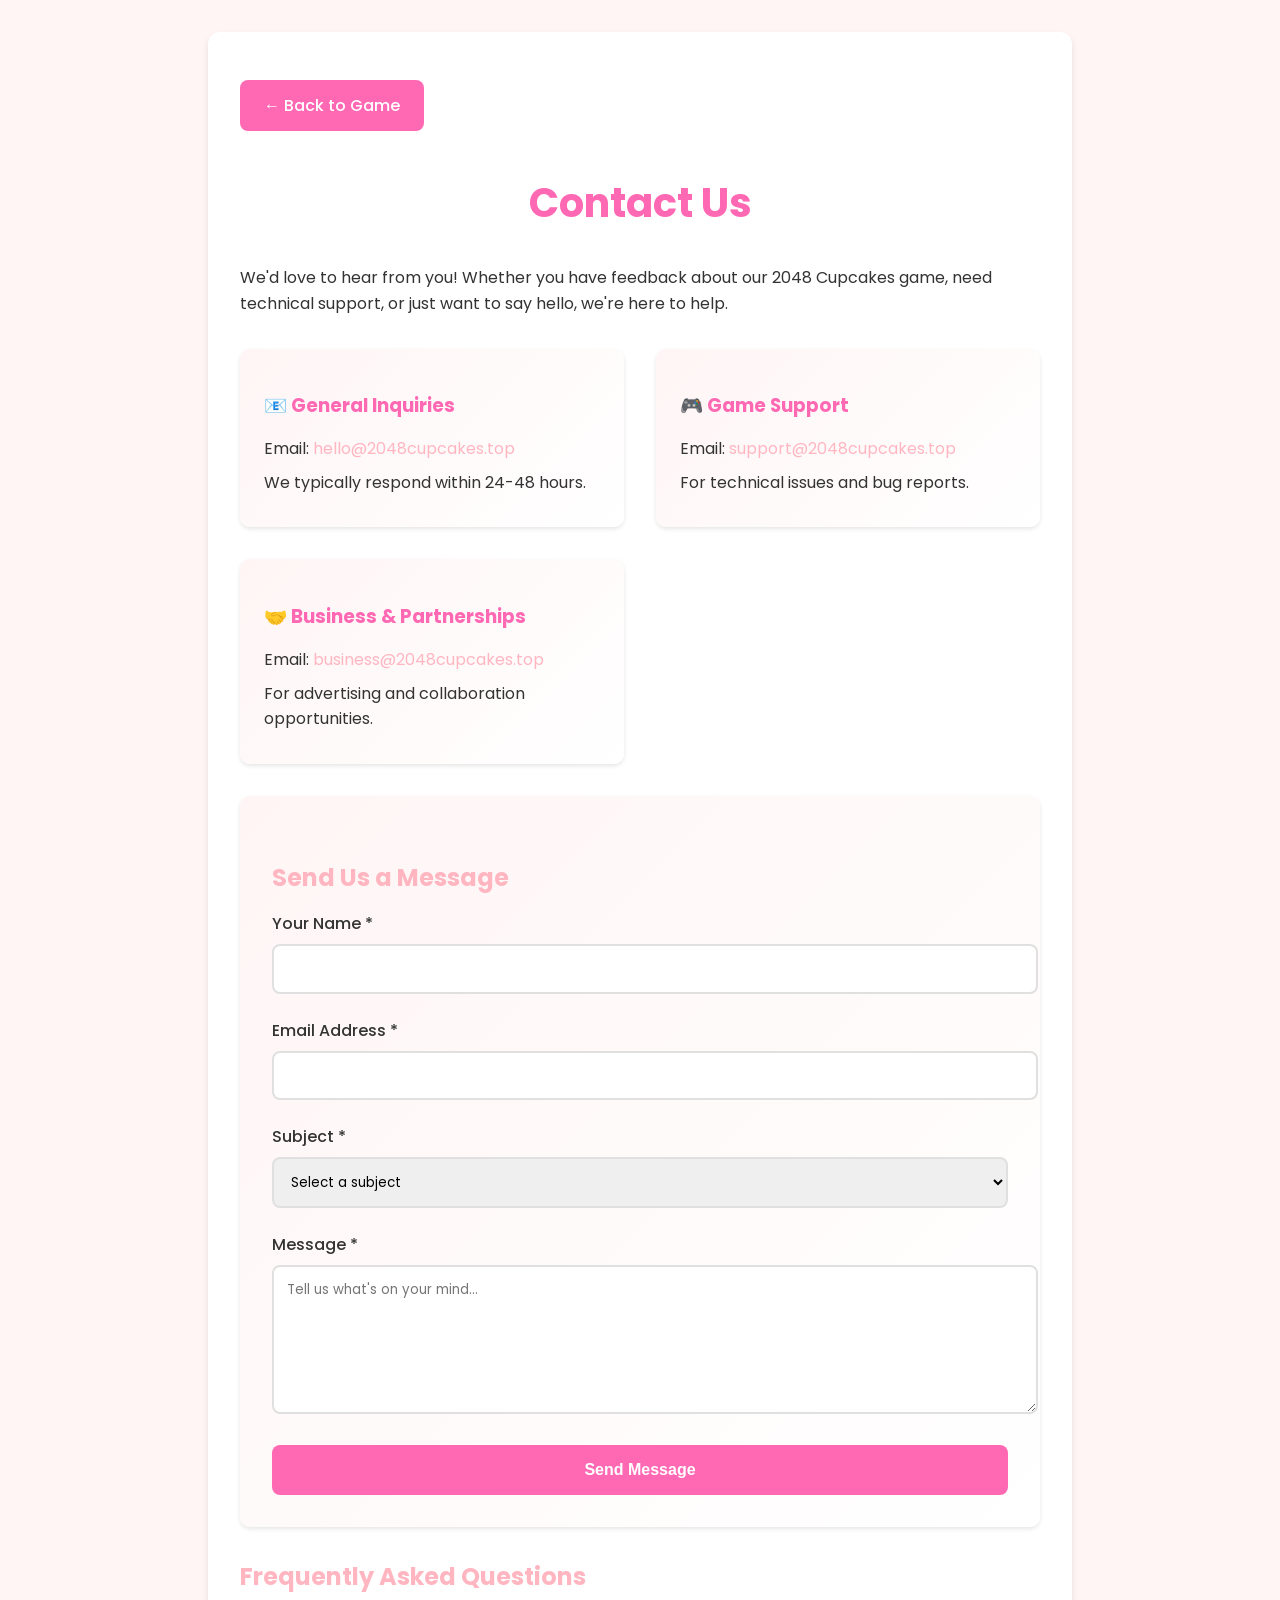
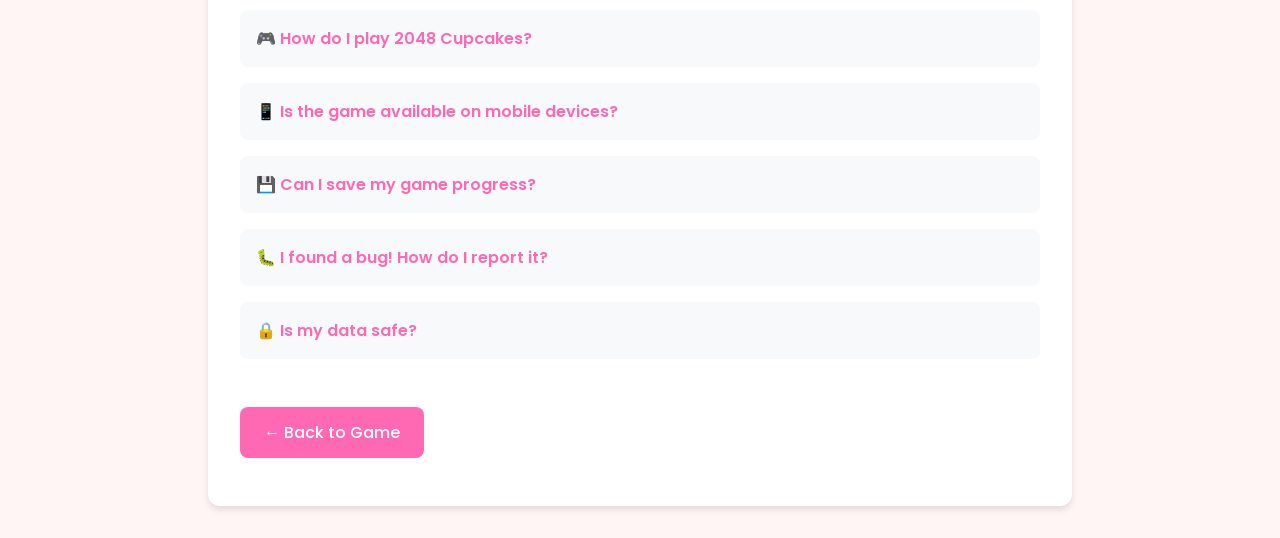
<file: contact-us.html>
<!DOCTYPE html>
<html lang="en">
<head>
  <meta charset="UTF-8">
  <meta name="viewport" content="width=device-width, initial-scale=1.0">
  <title>Contact Us - 2048 Cupcakes</title>
  <meta name="description" content="Contact the 2048 Cupcakes team. Get in touch with us for feedback, support, or inquiries about our online puzzle game.">
  <meta name="robots" content="index, follow">
  <link rel="canonical" href="https://2048cupcakes.top/contact-us" />
  <link rel="stylesheet" href="style/landing.css?v=1.0.1">
  <link href="https://fonts.googleapis.com/css2?family=Poppins:wght@400;500;600;700&display=swap" rel="stylesheet">
  <style>
    .contact-container {
      max-width: 800px;
      margin: 2rem auto;
      padding: 2rem;
      background: var(--card-background);
      border-radius: 12px;
      box-shadow: 0 4px 6px rgba(0,0,0,0.1);
    }
    .contact-container h1 {
      color: var(--primary-color);
      margin-bottom: 2rem;
      font-size: 2.5rem;
      text-align: center;
    }
    .contact-container h2 {
      color: var(--secondary-color);
      margin-top: 2rem;
      margin-bottom: 1rem;
      font-size: 1.5rem;
    }
    .contact-container p {
      line-height: 1.6;
      margin-bottom: 1rem;
      color: var(--text-color);
    }
    .back-button {
      display: inline-block;
      margin: 1rem 0;
      padding: 0.8rem 1.5rem;
      background: var(--primary-color);
      color: white;
      text-decoration: none;
      border-radius: 8px;
      font-weight: 500;
      transition: all 0.3s ease;
    }
    .back-button:hover {
      background: var(--accent-color);
      transform: translateY(-2px);
    }
    .contact-info {
      display: grid;
      grid-template-columns: repeat(auto-fit, minmax(250px, 1fr));
      gap: 2rem;
      margin: 2rem 0;
    }
    .contact-card {
      background: linear-gradient(135deg, var(--background-color) 0%, #fff 100%);
      padding: 1.5rem;
      border-radius: 10px;
      box-shadow: 0 2px 4px rgba(0,0,0,0.1);
      transition: transform 0.3s ease;
    }
    .contact-card:hover {
      transform: translateY(-2px);
    }
    .contact-card h3 {
      color: var(--primary-color);
      margin-bottom: 1rem;
      display: flex;
      align-items: center;
      gap: 0.5rem;
    }
    .contact-card p {
      margin: 0.5rem 0;
    }
    .contact-card a {
      color: var(--secondary-color);
      text-decoration: none;
    }
    .contact-card a:hover {
      color: var(--accent-color);
      text-decoration: underline;
    }
    .contact-form {
      background: linear-gradient(135deg, var(--background-color) 0%, #fff 100%);
      padding: 2rem;
      border-radius: 10px;
      margin: 2rem 0;
      box-shadow: 0 2px 4px rgba(0,0,0,0.1);
    }
    .form-group {
      margin-bottom: 1.5rem;
    }
    .form-group label {
      display: block;
      margin-bottom: 0.5rem;
      font-weight: 500;
      color: var(--text-color);
    }
    .form-group input,
    .form-group select,
    .form-group textarea {
      width: 100%;
      padding: 0.8rem;
      border: 2px solid #e0e0e0;
      border-radius: 8px;
      font-family: 'Poppins', sans-serif;
      transition: border-color 0.3s ease;
    }
    .form-group input:focus,
    .form-group select:focus,
    .form-group textarea:focus {
      outline: none;
      border-color: var(--primary-color);
    }
    .form-group textarea {
      resize: vertical;
      min-height: 120px;
    }
    .submit-button {
      background: var(--primary-color);
      color: white;
      border: none;
      padding: 1rem 2rem;
      border-radius: 8px;
      font-size: 1rem;
      font-weight: 600;
      cursor: pointer;
      transition: all 0.3s ease;
      width: 100%;
    }
    .submit-button:hover {
      background: var(--accent-color);
      transform: translateY(-2px);
    }
    .faq-section {
      margin: 2rem 0;
    }
    .faq-item {
      background: #f8f9fa;
      border-radius: 8px;
      margin-bottom: 1rem;
      overflow: hidden;
    }
    .faq-question {
      padding: 1rem;
      font-weight: 600;
      color: var(--primary-color);
      cursor: pointer;
      transition: background 0.3s ease;
    }
    .faq-question:hover {
      background: #e9ecef;
    }
    .faq-answer {
      padding: 1rem;
      display: none;
    }
    .faq-item.active .faq-answer {
      display: block;
    }
      .response-message {
      padding: 1rem;
      border-radius: 8px;
      margin: 1rem 0;
      display: none;
    }
    .success-message {
      background: #d4edda;
      color: #155724;
      border: 1px solid #c3e6cb;
    }
    .error-message {
      background: #f8d7da;
      color: #721c24;
      border: 1px solid #f5c6cb;
    }
  </style>
</head>
<body>
  <div class="contact-container">
    <a href="index.html" class="back-button">← Back to Game</a>

    <h1>Contact Us</h1>

    <p>We'd love to hear from you! Whether you have feedback about our 2048 Cupcakes game, need technical support, or just want to say hello, we're here to help.</p>

    <div class="contact-info">
      <div class="contact-card">
        <h3>📧 General Inquiries</h3>
        <p>Email: <a href="mailto:hello@2048cupcakes.top">hello@2048cupcakes.top</a></p>
        <p>We typically respond within 24-48 hours.</p>
      </div>

      <div class="contact-card">
        <h3>🎮 Game Support</h3>
        <p>Email: <a href="mailto:support@2048cupcakes.top">support@2048cupcakes.top</a></p>
        <p>For technical issues and bug reports.</p>
      </div>

      <div class="contact-card">
        <h3>🤝 Business & Partnerships</h3>
        <p>Email: <a href="mailto:business@2048cupcakes.top">business@2048cupcakes.top</a></p>
        <p>For advertising and collaboration opportunities.</p>
      </div>
    </div>

    <div class="contact-form">
      <h2>Send Us a Message</h2>
      <form id="contactForm" onsubmit="handleSubmit(event)">
        <div class="form-group">
          <label for="name">Your Name *</label>
          <input type="text" id="name" name="name" required>
        </div>

        <div class="form-group">
          <label for="email">Email Address *</label>
          <input type="email" id="email" name="email" required>
        </div>

        <div class="form-group">
          <label for="subject">Subject *</label>
          <select id="subject" name="subject" required>
            <option value="">Select a subject</option>
            <option value="general">General Inquiry</option>
            <option value="feedback">Game Feedback</option>
            <option value="bug">Bug Report</option>
            <option value="feature">Feature Request</option>
            <option value="business">Business Partnership</option>
            <option value="other">Other</option>
          </select>
        </div>

        <div class="form-group">
          <label for="message">Message *</label>
          <textarea id="message" name="message" required placeholder="Tell us what's on your mind..."></textarea>
        </div>

        <div id="responseMessage" class="response-message"></div>

        <button type="submit" class="submit-button">Send Message</button>
      </form>
    </div>

    <div class="faq-section">
      <h2>Frequently Asked Questions</h2>

      <div class="faq-item" onclick="toggleFAQ(this)">
        <div class="faq-question">🎮 How do I play 2048 Cupcakes?</div>
        <div class="faq-answer">
          Use arrow keys to move cupcakes. When two identical cupcakes touch, they merge into one with double the value. The goal is to create the 2048 cupcake!
        </div>
      </div>

      <div class="faq-item" onclick="toggleFAQ(this)">
        <div class="faq-question">📱 Is the game available on mobile devices?</div>
        <div class="faq-answer">
          Yes! 2048 Cupcakes is optimized for both desktop and mobile devices. You can play on any modern web browser.
        </div>
      </div>

      <div class="faq-item" onclick="toggleFAQ(this)">
        <div class="faq-question">💾 Can I save my game progress?</div>
        <div class="faq-answer">
          Your game progress is automatically saved in your browser's local storage. However, clearing your browser data will reset your progress.
        </div>
      </div>

      <div class="faq-item" onclick="toggleFAQ(this)">
        <div class="faq-question">🐛 I found a bug! How do I report it?</div>
        <div class="faq-answer">
          Please email us at <a href="mailto:support@2048cupcakes.top">support@2048cupcakes.top</a> with details about the bug, including your browser and device information.
        </div>
      </div>

      <div class="faq-item" onclick="toggleFAQ(this)">
        <div class="faq-question">🔒 Is my data safe?</div>
        <div class="faq-answer">
          Absolutely! We only collect minimal data needed to improve your gaming experience. Read our <a href="privacy-policy.html">Privacy Policy</a> for more details.
        </div>
      </div>
    </div>

  
    <a href="index.html" class="back-button">← Back to Game</a>
  </div>

  <script>
    function toggleFAQ(element) {
      element.classList.toggle('active');
    }

    function handleSubmit(event) {
      event.preventDefault();

      const form = event.target;
      const formData = new FormData(form);
      const responseMessage = document.getElementById('responseMessage');

      // Simulate form submission (in a real implementation, this would send data to a server)
      const submitButton = form.querySelector('.submit-button');
      submitButton.textContent = 'Sending...';
      submitButton.disabled = true;

      setTimeout(() => {
        // Show success message
        responseMessage.className = 'response-message success-message';
        responseMessage.textContent = 'Thank you for your message! We\'ll get back to you within 24-48 hours.';
        responseMessage.style.display = 'block';

        // Reset form
        form.reset();
        submitButton.textContent = 'Send Message';
        submitButton.disabled = false;

        // Hide message after 5 seconds
        setTimeout(() => {
          responseMessage.style.display = 'none';
        }, 5000);
      }, 1500);

      // In a real implementation, you would send the data to your server:
      /*
      fetch('/api/contact', {
        method: 'POST',
        headers: {
          'Content-Type': 'application/json',
        },
        body: JSON.stringify({
          name: formData.get('name'),
          email: formData.get('email'),
          subject: formData.get('subject'),
          message: formData.get('message')
        })
      })
      .then(response => response.json())
      .then(data => {
        if (data.success) {
          responseMessage.className = 'response-message success-message';
          responseMessage.textContent = 'Thank you for your message! We\'ll get back to you soon.';
        } else {
          responseMessage.className = 'response-message error-message';
          responseMessage.textContent = 'Sorry, there was an error sending your message. Please try again.';
        }
        responseMessage.style.display = 'block';
        submitButton.textContent = 'Send Message';
        submitButton.disabled = false;
      })
      .catch(error => {
        responseMessage.className = 'response-message error-message';
        responseMessage.textContent = 'Sorry, there was an error sending your message. Please try again.';
        responseMessage.style.display = 'block';
        submitButton.textContent = 'Send Message';
        submitButton.disabled = false;
      });
      */
    }
  </script>
</body>
</html>
</file>
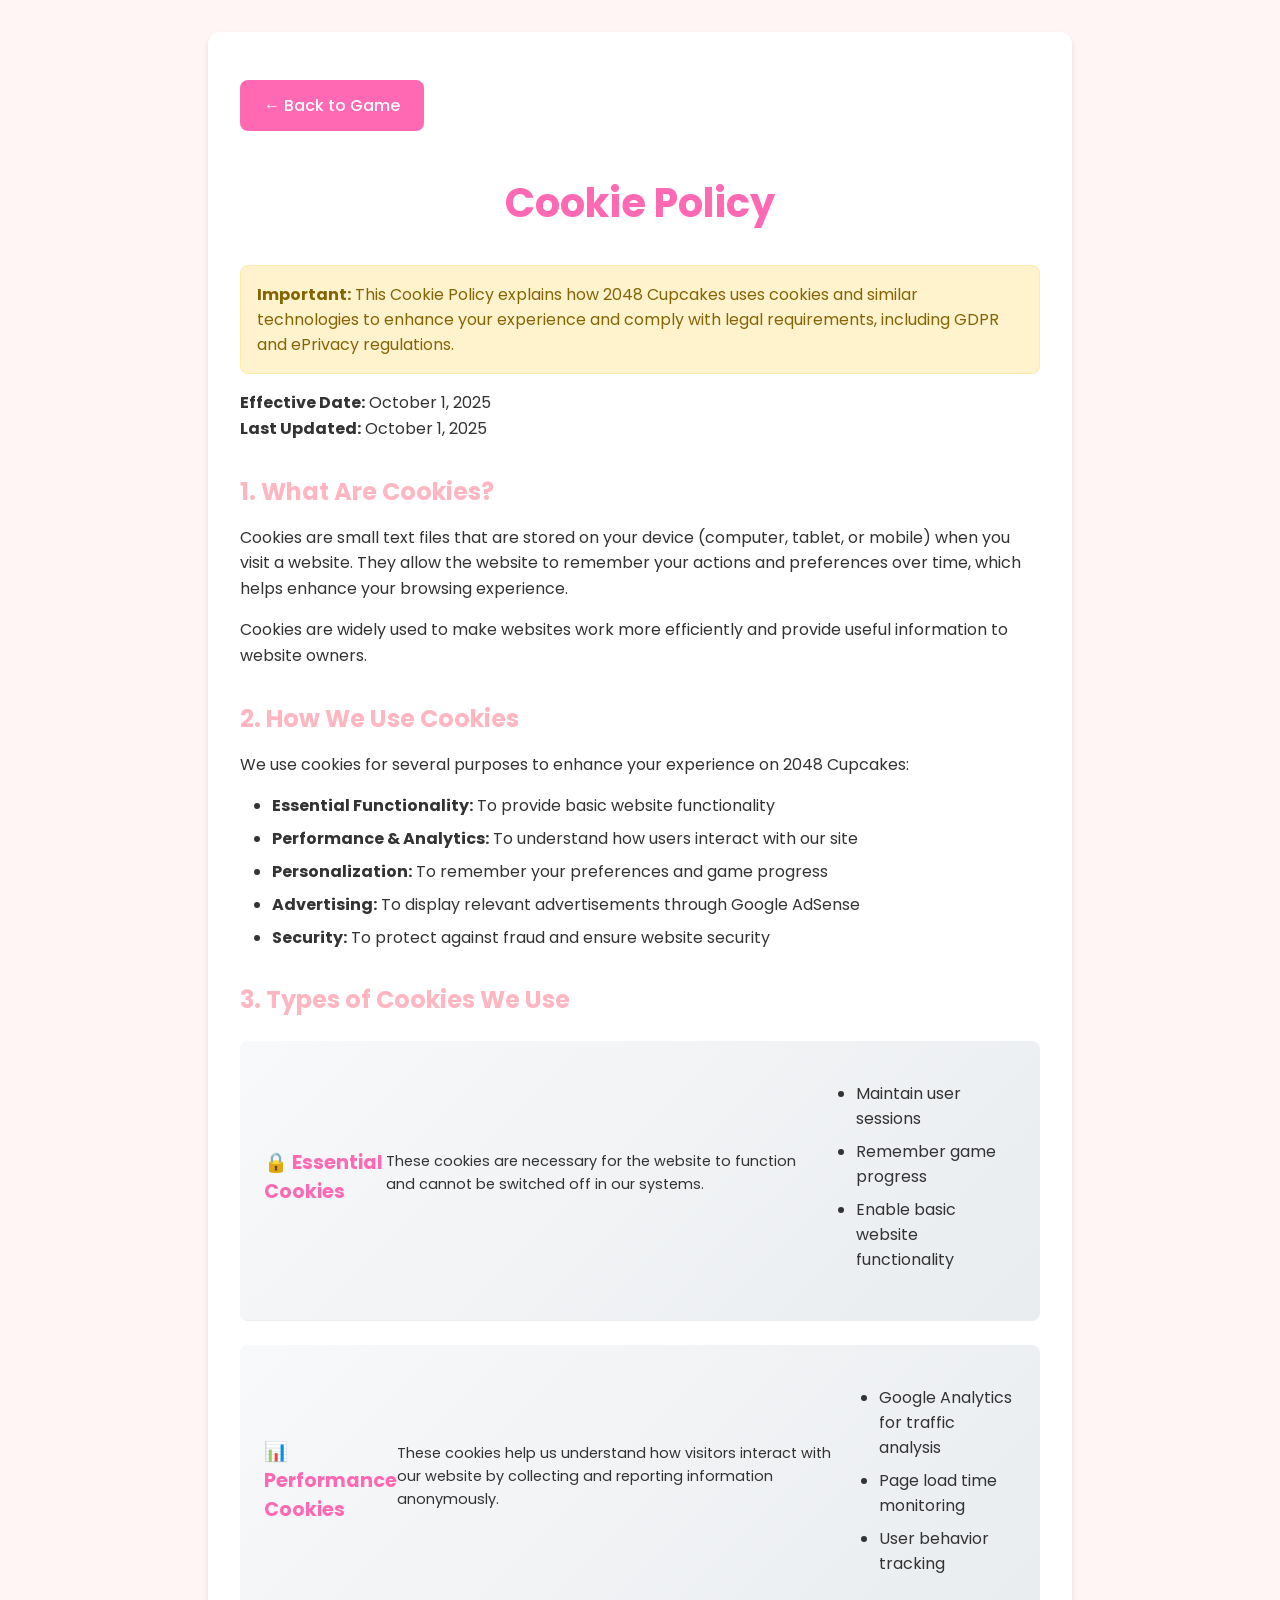
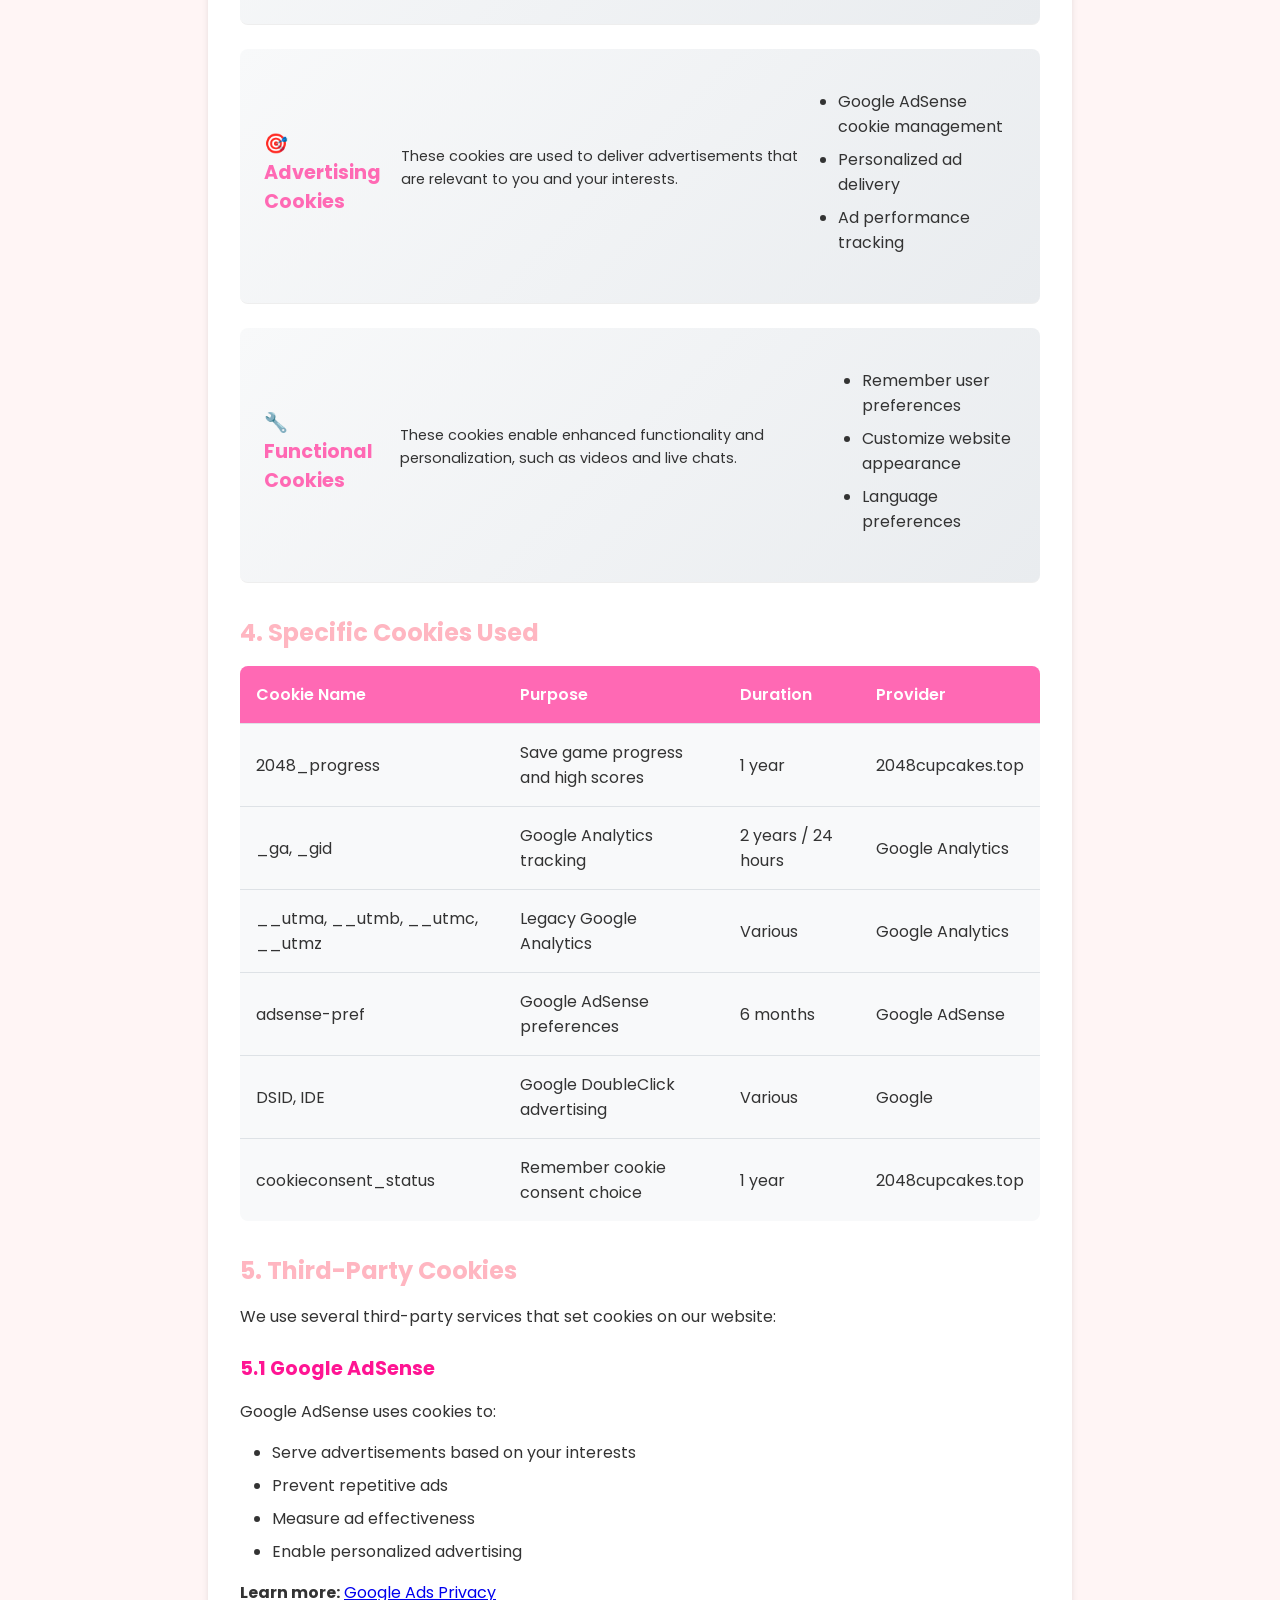
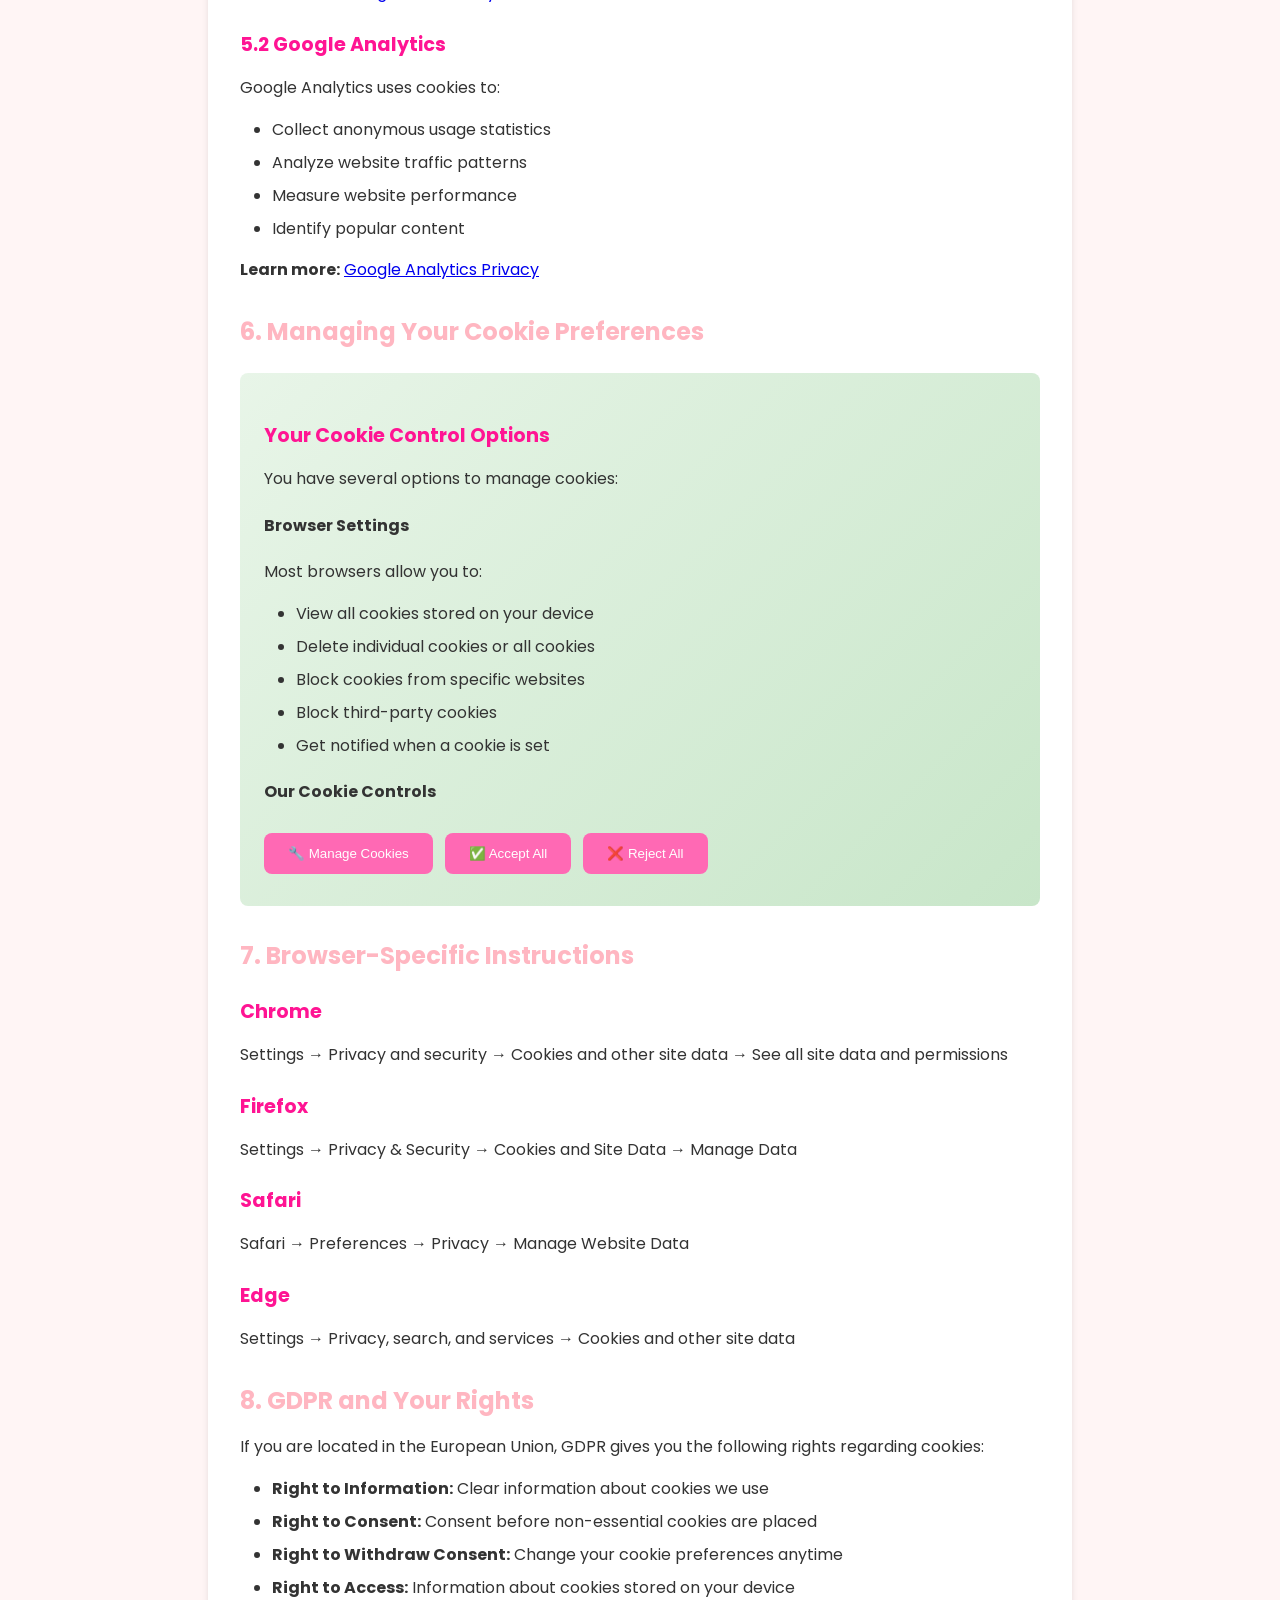
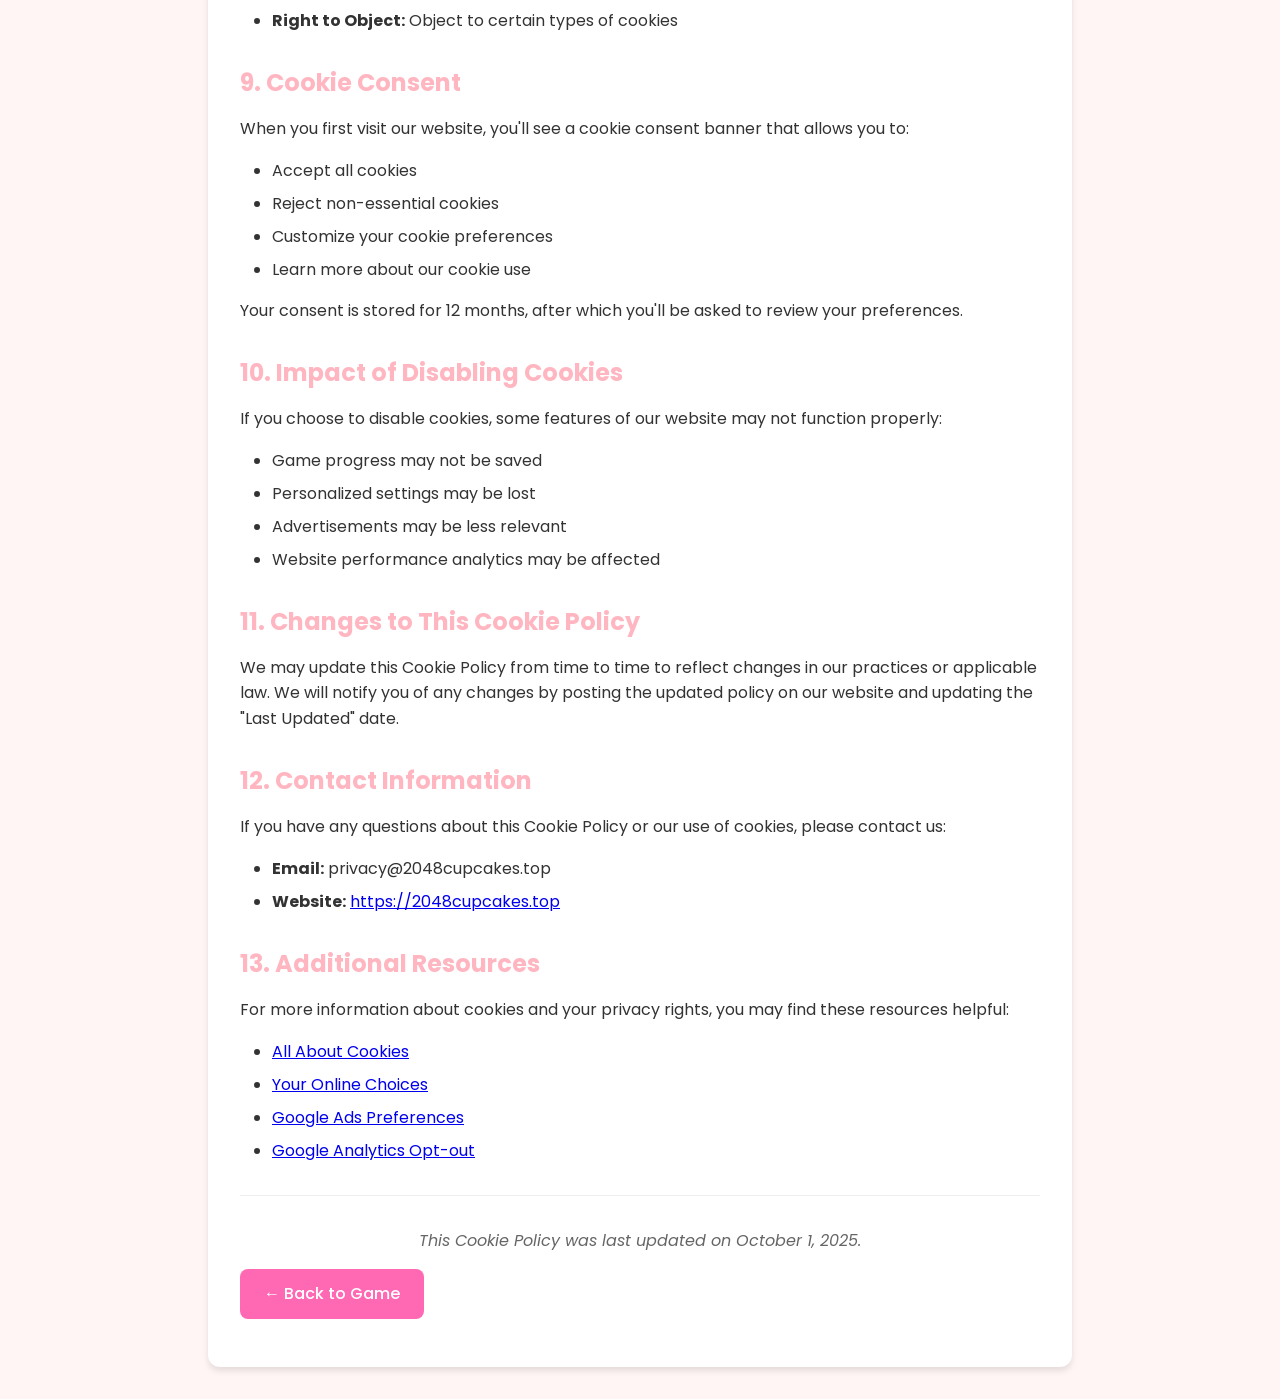
<file: cookie-policy.html>
<!DOCTYPE html>
<html lang="en">
<head>
  <meta charset="UTF-8">
  <meta name="viewport" content="width=device-width, initial-scale=1.0">
  <title>Cookie Policy - 2048 Cupcakes</title>
  <meta name="description" content="Cookie Policy for 2048 Cupcakes website. Learn how we use cookies and tracking technologies to enhance your gaming experience.">
  <meta name="robots" content="index, follow">
  <link rel="canonical" href="https://2048cupcakes.top/cookie-policy" />
  <link rel="stylesheet" href="style/landing.css?v=1.0.1">
  <link href="https://fonts.googleapis.com/css2?family=Poppins:wght@400;500;600;700&display=swap" rel="stylesheet">
  <style>
    .cookie-container {
      max-width: 800px;
      margin: 2rem auto;
      padding: 2rem;
      background: var(--card-background);
      border-radius: 12px;
      box-shadow: 0 4px 6px rgba(0,0,0,0.1);
    }
    .cookie-container h1 {
      color: var(--primary-color);
      margin-bottom: 2rem;
      font-size: 2.5rem;
      text-align: center;
    }
    .cookie-container h2 {
      color: var(--secondary-color);
      margin-top: 2rem;
      margin-bottom: 1rem;
      font-size: 1.5rem;
    }
    .cookie-container h3 {
      color: var(--accent-color);
      margin-top: 1.5rem;
      margin-bottom: 0.5rem;
      font-size: 1.2rem;
    }
    .cookie-container p {
      line-height: 1.6;
      margin-bottom: 1rem;
      color: var(--text-color);
    }
    .cookie-container ul {
      margin-bottom: 1rem;
      padding-left: 2rem;
    }
    .cookie-container li {
      margin-bottom: 0.5rem;
    }
    .back-button {
      display: inline-block;
      margin: 1rem 0;
      padding: 0.8rem 1.5rem;
      background: var(--primary-color);
      color: white;
      text-decoration: none;
      border-radius: 8px;
      font-weight: 500;
      transition: all 0.3s ease;
    }
    .back-button:hover {
      background: var(--accent-color);
      transform: translateY(-2px);
    }
    .last-updated {
      text-align: center;
      font-style: italic;
      color: #666;
      margin-top: 2rem;
      padding-top: 2rem;
      border-top: 1px solid #eee;
    }
    .cookie-table {
      width: 100%;
      border-collapse: collapse;
      margin: 1rem 0;
      background: #f8f9fa;
      border-radius: 8px;
      overflow: hidden;
    }
    .cookie-table th,
    .cookie-table td {
      padding: 1rem;
      text-align: left;
      border-bottom: 1px solid #dee2e6;
    }
    .cookie-table th {
      background: var(--primary-color);
      color: white;
      font-weight: 600;
    }
    .cookie-table tr:last-child td {
      border-bottom: none;
    }
    .cookie-category {
      background: linear-gradient(135deg, #f8f9fa 0%, #e9ecef 100%);
      padding: 1.5rem;
      border-radius: 8px;
      margin: 1.5rem 0;
    }
    .cookie-category h3 {
      margin-top: 0;
      color: var(--primary-color);
    }
    .highlight-box {
      background: #fff3cd;
      border: 1px solid #ffeaa7;
      border-radius: 8px;
      padding: 1rem;
      margin: 1rem 0;
      color: #856404;
    }
    .cookie-settings {
      background: linear-gradient(135deg, #e8f5e8 0%, #c8e6c9 100%);
      padding: 1.5rem;
      border-radius: 8px;
      margin: 1.5rem 0;
    }
    .settings-button {
      background: var(--primary-color);
      color: white;
      border: none;
      padding: 0.8rem 1.5rem;
      border-radius: 8px;
      font-weight: 500;
      cursor: pointer;
      transition: all 0.3s ease;
      margin: 0.5rem 0.5rem 0.5rem 0;
    }
    .settings-button:hover {
      background: var(--accent-color);
      transform: translateY(-2px);
    }
  </style>
</head>
<body>
  <div class="cookie-container">
    <a href="index.html" class="back-button">← Back to Game</a>

    <h1>Cookie Policy</h1>

    <div class="highlight-box">
      <strong>Important:</strong> This Cookie Policy explains how 2048 Cupcakes uses cookies and similar technologies to enhance your experience and comply with legal requirements, including GDPR and ePrivacy regulations.
    </div>

    <p><strong>Effective Date:</strong> October 1, 2025<br>
    <strong>Last Updated:</strong> October 1, 2025</p>

    <h2>1. What Are Cookies?</h2>
    <p>Cookies are small text files that are stored on your device (computer, tablet, or mobile) when you visit a website. They allow the website to remember your actions and preferences over time, which helps enhance your browsing experience.</p>
    <p>Cookies are widely used to make websites work more efficiently and provide useful information to website owners.</p>

    <h2>2. How We Use Cookies</h2>
    <p>We use cookies for several purposes to enhance your experience on 2048 Cupcakes:</p>
    <ul>
      <li><strong>Essential Functionality:</strong> To provide basic website functionality</li>
      <li><strong>Performance & Analytics:</strong> To understand how users interact with our site</li>
      <li><strong>Personalization:</strong> To remember your preferences and game progress</li>
      <li><strong>Advertising:</strong> To display relevant advertisements through Google AdSense</li>
      <li><strong>Security:</strong> To protect against fraud and ensure website security</li>
    </ul>

    <h2>3. Types of Cookies We Use</h2>

    <div class="cookie-category">
      <h3>🔒 Essential Cookies</h3>
      <p>These cookies are necessary for the website to function and cannot be switched off in our systems.</p>
      <ul>
        <li>Maintain user sessions</li>
        <li>Remember game progress</li>
        <li>Enable basic website functionality</li>
      </ul>
    </div>

    <div class="cookie-category">
      <h3>📊 Performance Cookies</h3>
      <p>These cookies help us understand how visitors interact with our website by collecting and reporting information anonymously.</p>
      <ul>
        <li>Google Analytics for traffic analysis</li>
        <li>Page load time monitoring</li>
        <li>User behavior tracking</li>
      </ul>
    </div>

    <div class="cookie-category">
      <h3>🎯 Advertising Cookies</h3>
      <p>These cookies are used to deliver advertisements that are relevant to you and your interests.</p>
      <ul>
        <li>Google AdSense cookie management</li>
        <li>Personalized ad delivery</li>
        <li>Ad performance tracking</li>
      </ul>
    </div>

    <div class="cookie-category">
      <h3>🔧 Functional Cookies</h3>
      <p>These cookies enable enhanced functionality and personalization, such as videos and live chats.</p>
      <ul>
        <li>Remember user preferences</li>
        <li>Customize website appearance</li>
        <li>Language preferences</li>
      </ul>
    </div>

    <h2>4. Specific Cookies Used</h2>

    <table class="cookie-table">
      <thead>
        <tr>
          <th>Cookie Name</th>
          <th>Purpose</th>
          <th>Duration</th>
          <th>Provider</th>
        </tr>
      </thead>
      <tbody>
        <tr>
          <td>2048_progress</td>
          <td>Save game progress and high scores</td>
          <td>1 year</td>
          <td>2048cupcakes.top</td>
        </tr>
        <tr>
          <td>_ga, _gid</td>
          <td>Google Analytics tracking</td>
          <td>2 years / 24 hours</td>
          <td>Google Analytics</td>
        </tr>
        <tr>
          <td>__utma, __utmb, __utmc, __utmz</td>
          <td>Legacy Google Analytics</td>
          <td>Various</td>
          <td>Google Analytics</td>
        </tr>
        <tr>
          <td>adsense-pref</td>
          <td>Google AdSense preferences</td>
          <td>6 months</td>
          <td>Google AdSense</td>
        </tr>
        <tr>
          <td>DSID, IDE</td>
          <td>Google DoubleClick advertising</td>
          <td>Various</td>
          <td>Google</td>
        </tr>
        <tr>
          <td>cookieconsent_status</td>
          <td>Remember cookie consent choice</td>
          <td>1 year</td>
          <td>2048cupcakes.top</td>
        </tr>
      </tbody>
    </table>

    <h2>5. Third-Party Cookies</h2>
    <p>We use several third-party services that set cookies on our website:</p>

    <h3>5.1 Google AdSense</h3>
    <p>Google AdSense uses cookies to:</p>
    <ul>
      <li>Serve advertisements based on your interests</li>
      <li>Prevent repetitive ads</li>
      <li>Measure ad effectiveness</li>
      <li>Enable personalized advertising</li>
    </ul>
    <p><strong>Learn more:</strong> <a href="https://policies.google.com/technologies/ads" target="_blank" rel="noopener">Google Ads Privacy</a></p>

    <h3>5.2 Google Analytics</h3>
    <p>Google Analytics uses cookies to:</p>
    <ul>
      <li>Collect anonymous usage statistics</li>
      <li>Analyze website traffic patterns</li>
      <li>Measure website performance</li>
      <li>Identify popular content</li>
    </ul>
    <p><strong>Learn more:</strong> <a href="https://policies.google.com/technologies/partner-sites" target="_blank" rel="noopener">Google Analytics Privacy</a></p>

    <h2>6. Managing Your Cookie Preferences</h2>

    <div class="cookie-settings">
      <h3>Your Cookie Control Options</h3>
      <p>You have several options to manage cookies:</p>

      <h4>Browser Settings</h4>
      <p>Most browsers allow you to:</p>
      <ul>
        <li>View all cookies stored on your device</li>
        <li>Delete individual cookies or all cookies</li>
        <li>Block cookies from specific websites</li>
        <li>Block third-party cookies</li>
        <li>Get notified when a cookie is set</li>
      </ul>

      <h4>Our Cookie Controls</h4>
      <button class="settings-button" onclick="openCookieSettings()">🔧 Manage Cookies</button>
      <button class="settings-button" onclick="acceptAllCookies()">✅ Accept All</button>
      <button class="settings-button" onclick="rejectAllCookies()">❌ Reject All</button>
    </div>

    <h2>7. Browser-Specific Instructions</h2>

    <h3>Chrome</h3>
    <p>Settings → Privacy and security → Cookies and other site data → See all site data and permissions</p>

    <h3>Firefox</h3>
    <p>Settings → Privacy & Security → Cookies and Site Data → Manage Data</p>

    <h3>Safari</h3>
    <p>Safari → Preferences → Privacy → Manage Website Data</p>

    <h3>Edge</h3>
    <p>Settings → Privacy, search, and services → Cookies and other site data</p>

    <h2>8. GDPR and Your Rights</h2>
    <p>If you are located in the European Union, GDPR gives you the following rights regarding cookies:</p>
    <ul>
      <li><strong>Right to Information:</strong> Clear information about cookies we use</li>
      <li><strong>Right to Consent:</strong> Consent before non-essential cookies are placed</li>
      <li><strong>Right to Withdraw Consent:</strong> Change your cookie preferences anytime</li>
      <li><strong>Right to Access:</strong> Information about cookies stored on your device</li>
      <li><strong>Right to Object:</strong> Object to certain types of cookies</li>
    </ul>

    <h2>9. Cookie Consent</h2>
    <p>When you first visit our website, you'll see a cookie consent banner that allows you to:</p>
    <ul>
      <li>Accept all cookies</li>
      <li>Reject non-essential cookies</li>
      <li>Customize your cookie preferences</li>
      <li>Learn more about our cookie use</li>
    </ul>
    <p>Your consent is stored for 12 months, after which you'll be asked to review your preferences.</p>

    <h2>10. Impact of Disabling Cookies</h2>
    <p>If you choose to disable cookies, some features of our website may not function properly:</p>
    <ul>
      <li>Game progress may not be saved</li>
      <li>Personalized settings may be lost</li>
      <li>Advertisements may be less relevant</li>
      <li>Website performance analytics may be affected</li>
    </ul>

    <h2>11. Changes to This Cookie Policy</h2>
    <p>We may update this Cookie Policy from time to time to reflect changes in our practices or applicable law. We will notify you of any changes by posting the updated policy on our website and updating the "Last Updated" date.</p>

    <h2>12. Contact Information</h2>
    <p>If you have any questions about this Cookie Policy or our use of cookies, please contact us:</p>
    <ul>
      <li><strong>Email:</strong> privacy@2048cupcakes.top</li>
      <li><strong>Website:</strong> <a href="https://2048cupcakes.top">https://2048cupcakes.top</a></li>
    </ul>

    <h2>13. Additional Resources</h2>
    <p>For more information about cookies and your privacy rights, you may find these resources helpful:</p>
    <ul>
      <li><a href="https://www.allaboutcookies.org/" target="_blank" rel="noopener">All About Cookies</a></li>
      <li><a href="https://www.youronlinechoices.com/" target="_blank" rel="noopener">Your Online Choices</a></li>
      <li><a href="https://www.google.com/ads/preferences/" target="_blank" rel="noopener">Google Ads Preferences</a></li>
      <li><a href="https://tools.google.com/dlpage/gaoptout" target="_blank" rel="noopener">Google Analytics Opt-out</a></li>
    </ul>

    <div class="last-updated">
      This Cookie Policy was last updated on October 1, 2025.
    </div>

    <a href="index.html" class="back-button">← Back to Game</a>
  </div>

  <script>
    function openCookieSettings() {
      // This would typically open a cookie consent management interface
      alert('Cookie settings interface would open here. In a full implementation, this would show a detailed cookie management panel.');
    }

    function acceptAllCookies() {
      document.cookie = 'cookieconsent_status=accept; path=/; max-age=31536000';
      alert('You have accepted all cookies. Your preference has been saved.');
    }

    function rejectAllCookies() {
      document.cookie = 'cookieconsent_status=reject; path=/; max-age=31536000';
      alert('You have rejected non-essential cookies. Your preference has been saved.');
    }

    function checkCookieConsent() {
      const consent = getCookie('cookieconsent_status');
      if (!consent) {
        // Show cookie consent banner if no consent is stored
        console.log('Cookie consent banner would be shown');
      }
    }

    function getCookie(name) {
      const value = `; ${document.cookie}`;
      const parts = value.split(`; ${name}=`);
      if (parts.length === 2) return parts.pop().split(';').shift();
    }

    // Check cookie consent on page load
    document.addEventListener('DOMContentLoaded', checkCookieConsent);
  </script>
</body>
</html>
</file>
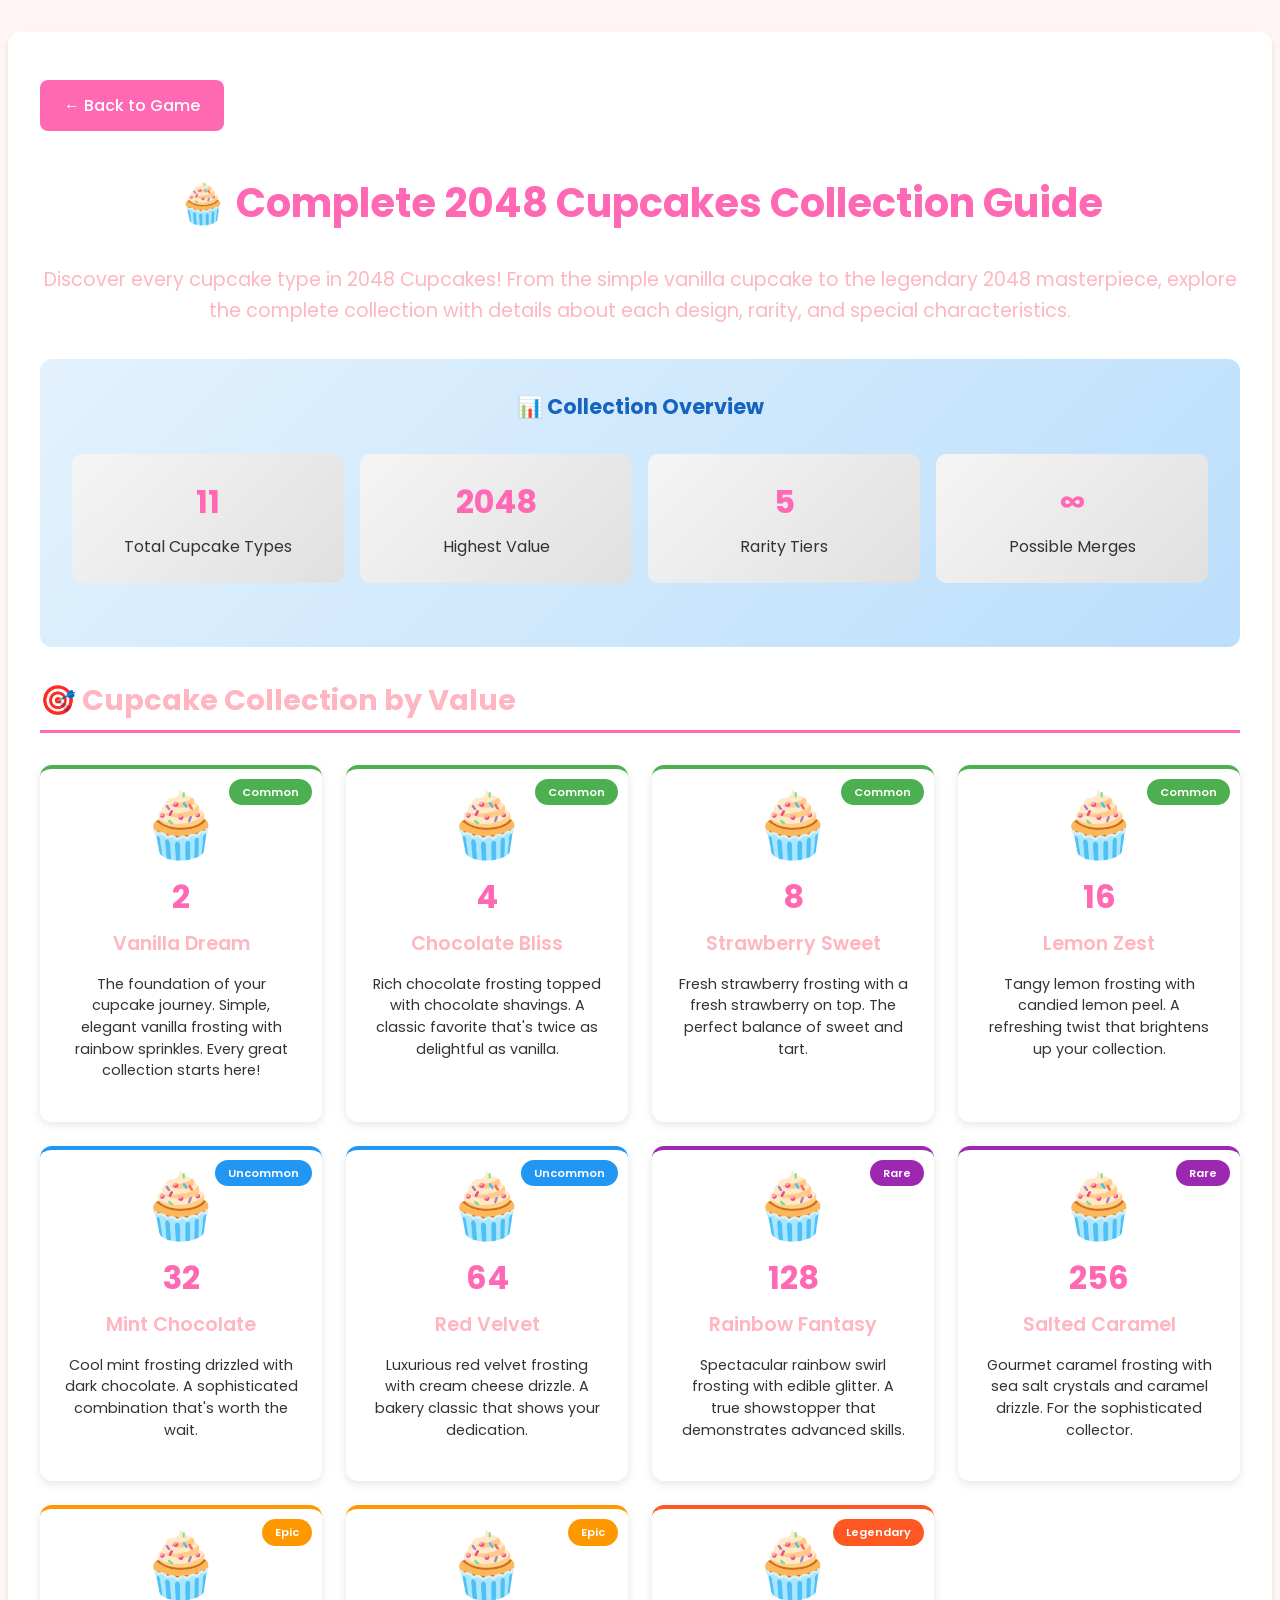
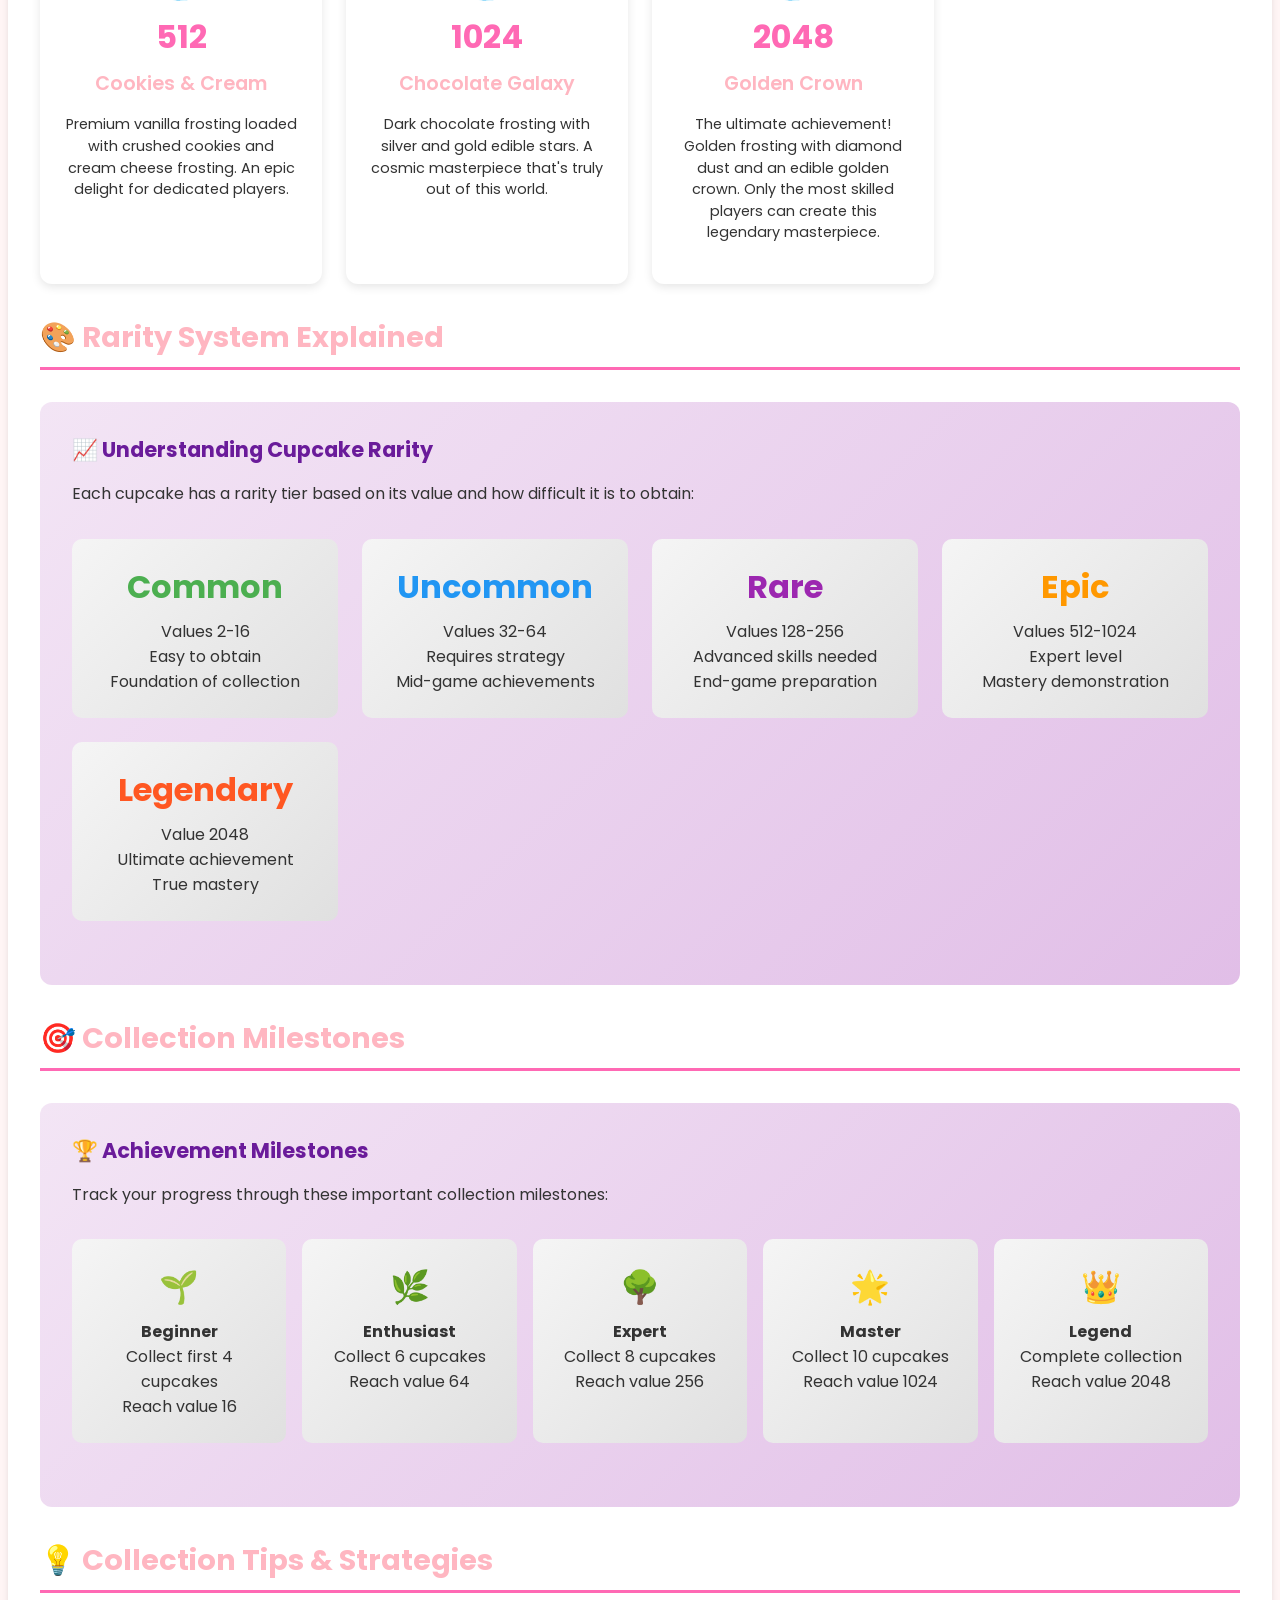
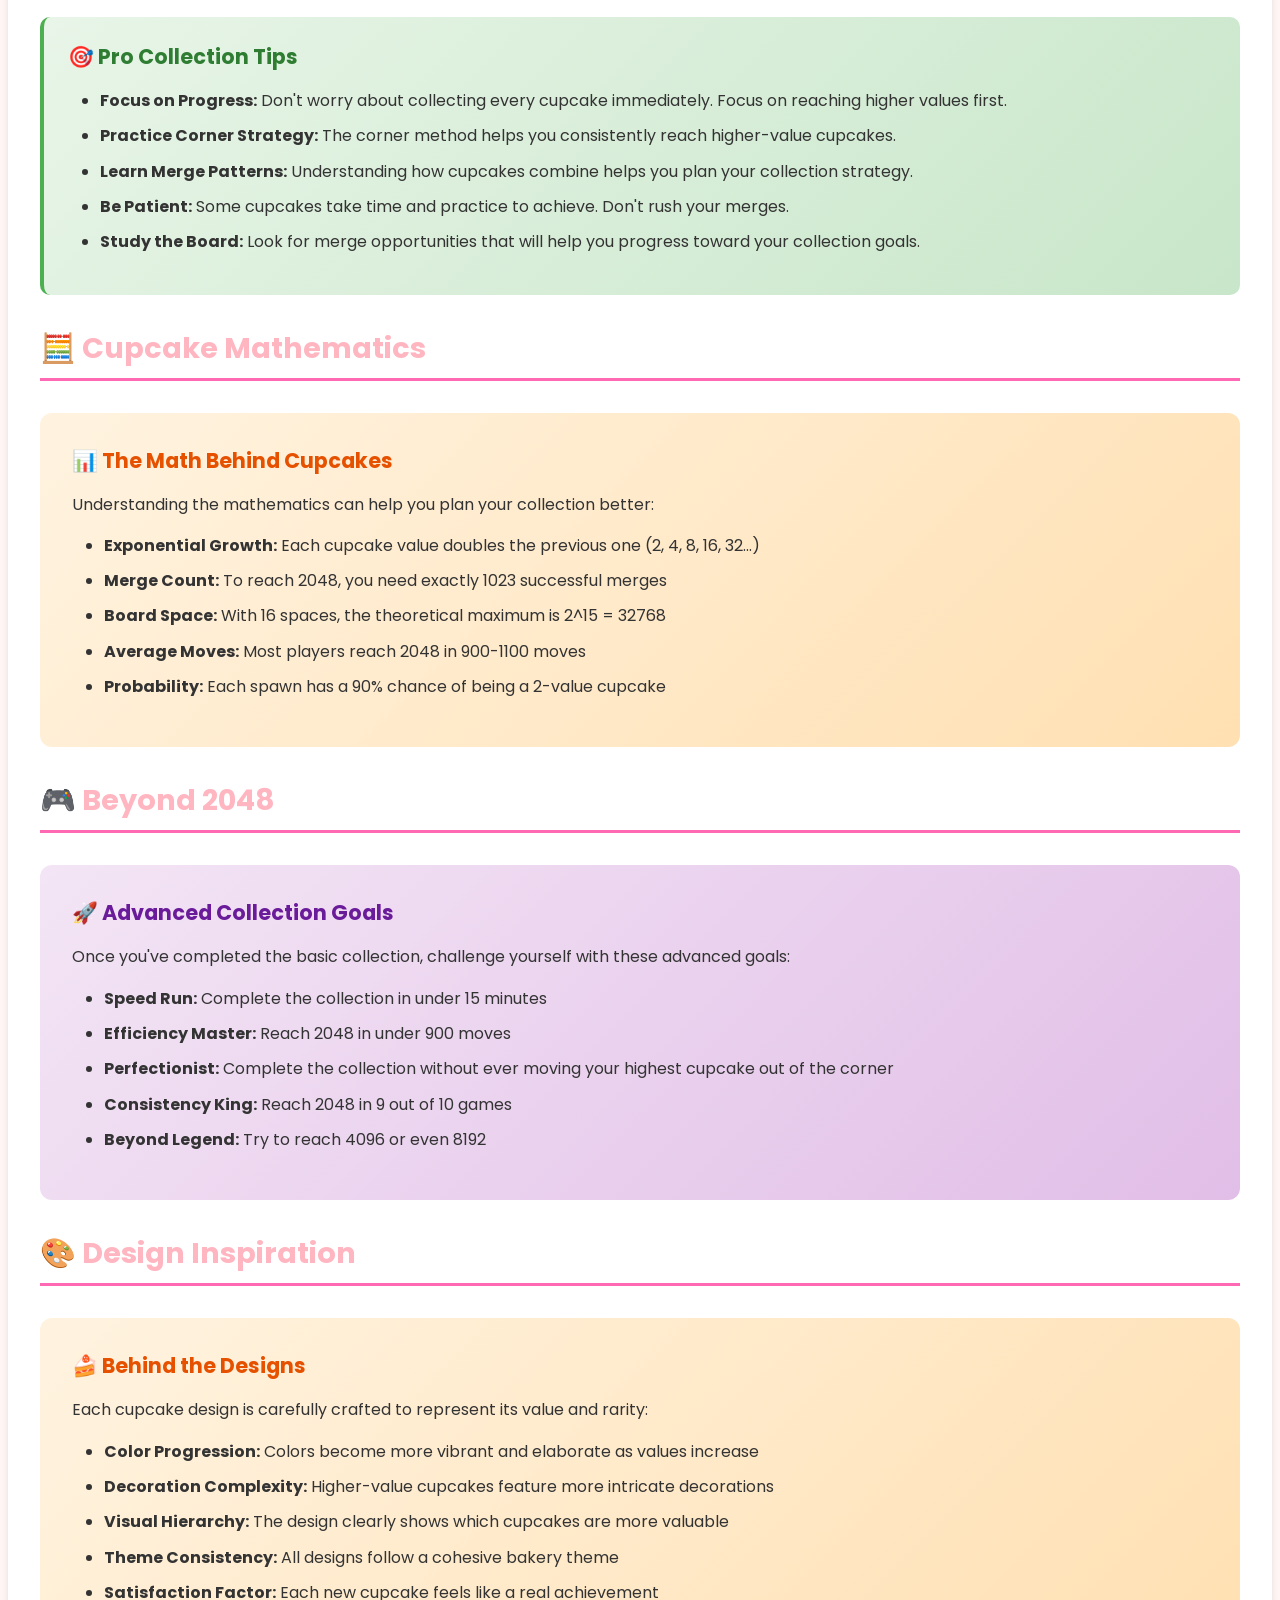
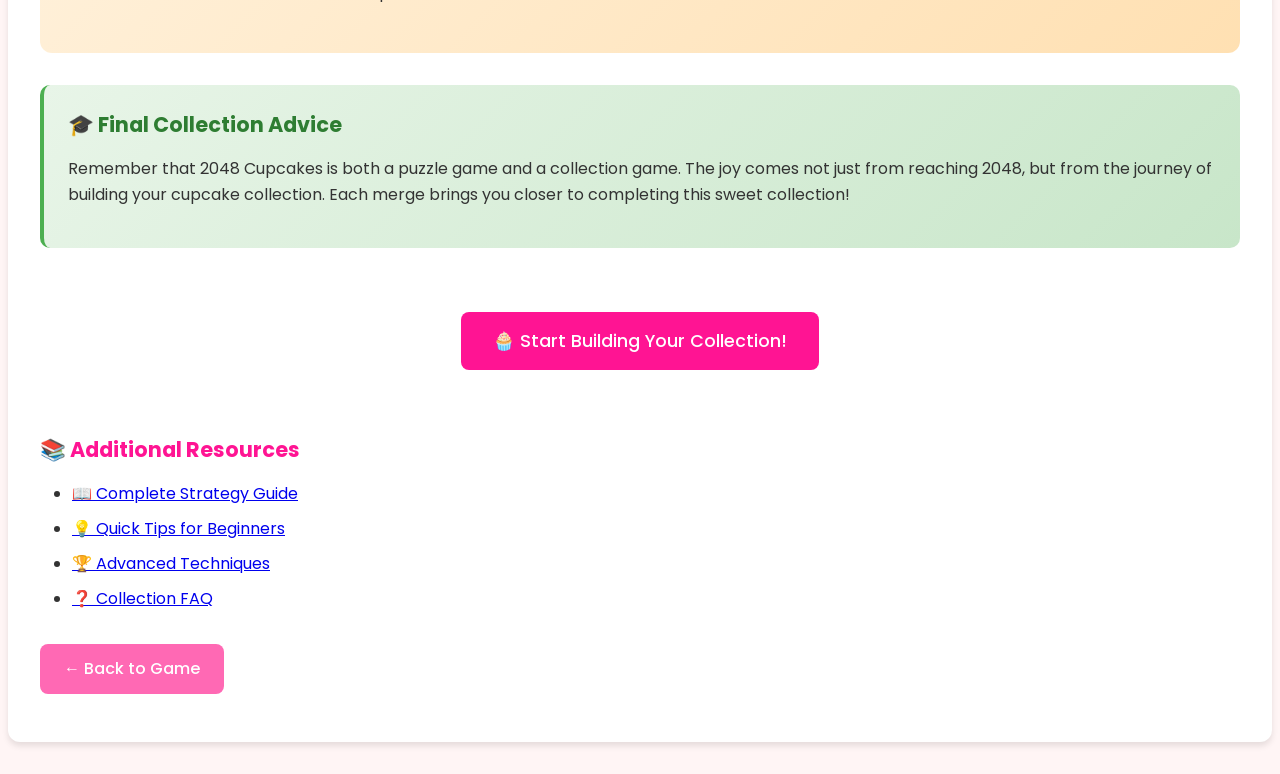
<file: cupcake-types.html>
<!DOCTYPE html>
<html lang="en">
<head>
  <meta charset="UTF-8">
  <meta name="viewport" content="width=device-width, initial-scale=1.0">
  <title>2048 Cupcakes Types | Complete Cupcake Collection Guide</title>
  <meta name="description" content="Complete guide to all 2048 Cupcakes types and values. Learn about every cupcake from 2 to 2048, including their designs, rarity, and collection tips.">
  <meta name="keywords" content="2048 cupcakes types, cupcake collection, 2048 cupcakes values, all cupcakes in 2048, cupcake guide, 2048 cupcakes chart">
  <meta name="author" content="2048 Cupcakes Team">
  <meta property="og:title" content="2048 Cupcakes Types | Complete Cupcake Collection Guide">
  <meta property="og:description" content="Complete guide to all 2048 Cupcakes types and values. Learn about every cupcake in the collection.">
  <meta property="og:type" content="article">
  <meta property="og:url" content="https://2048cupcakes.top/cupcake-types.html">
  <meta property="og:image" content="https://2048cupcakes.top/images/cupcake-logo.png">
  <meta name="twitter:card" content="summary_large_image">
  <meta name="twitter:title" content="2048 Cupcakes Types - Complete Collection">
  <meta name="twitter:description" content="Discover all 2048 Cupcakes types and their values. Complete collection guide with images and details.">
  <meta name="robots" content="index, follow">
  <link rel="canonical" href="https://2048cupcakes.top/cupcake-types.html" />
  <link rel="stylesheet" href="style/landing.css?v=1.0.1">
  <link href="https://fonts.googleapis.com/css2?family=Poppins:wght@400;500;600;700&display=swap" rel="stylesheet">

  <!-- JSON-LD Structured Data -->
  <script type="application/ld+json">
  {
    "@context": "https://schema.org",
    "@type": "Article",
    "headline": "2048 Cupcakes Types | Complete Cupcake Collection Guide",
    "description": "Complete guide to all 2048 Cupcakes types and values. Learn about every cupcake from 2 to 2048, including their designs, rarity, and collection tips.",
    "image": "https://2048cupcakes.top/images/cupcake-logo.png",
    "author": {
      "@type": "Organization",
      "name": "2048 Cupcakes Team"
    },
    "publisher": {
      "@type": "Organization",
      "name": "2048 Cupcakes"
    },
    "datePublished": "2025-01-01T00:00:00Z",
    "dateModified": "2025-01-01T00:00:00Z",
    "mainEntityOfPage": {
      "@type": "WebPage",
      "@id": "https://2048cupcakes.top/cupcake-types.html"
    },
    "articleSection": "Cupcake Collection"
  }
  </script>

  <style>
    .cupcake-container {
      max-width: 1200px;
      margin: 2rem auto;
      padding: 2rem;
      background: var(--card-background);
      border-radius: 12px;
      box-shadow: 0 4px 6px rgba(0,0,0,0.1);
    }
    .cupcake-container h1 {
      color: var(--primary-color);
      margin-bottom: 2rem;
      font-size: 2.5rem;
      text-align: center;
    }
    .cupcake-container h2 {
      color: var(--secondary-color);
      margin-top: 2rem;
      margin-bottom: 1.5rem;
      font-size: 1.8rem;
      border-bottom: 3px solid var(--primary-color);
      padding-bottom: 0.5rem;
    }
    .cupcake-container h3 {
      color: var(--accent-color);
      margin-top: 1.5rem;
      margin-bottom: 1rem;
      font-size: 1.3rem;
    }
    .cupcake-container p {
      line-height: 1.6;
      margin-bottom: 1rem;
      color: var(--text-color);
    }
    .cupcake-container ul {
      margin-bottom: 1rem;
      padding-left: 2rem;
    }
    .cupcake-container li {
      margin-bottom: 0.6rem;
      line-height: 1.6;
    }
    .back-button {
      display: inline-block;
      margin: 1rem 0;
      padding: 0.8rem 1.5rem;
      background: var(--primary-color);
      color: white;
      text-decoration: none;
      border-radius: 8px;
      font-weight: 500;
      transition: all 0.3s ease;
    }
    .back-button:hover {
      background: var(--accent-color);
      transform: translateY(-2px);
    }
    .cupcake-grid {
      display: grid;
      grid-template-columns: repeat(auto-fit, minmax(250px, 1fr));
      gap: 1.5rem;
      margin: 2rem 0;
    }
    .cupcake-card {
      background: white;
      padding: 1.5rem;
      border-radius: 12px;
      box-shadow: 0 3px 10px rgba(0,0,0,0.1);
      transition: all 0.3s ease;
      text-align: center;
      position: relative;
      overflow: hidden;
    }
    .cupcake-card:hover {
      transform: translateY(-5px);
      box-shadow: 0 8px 20px rgba(0,0,0,0.2);
    }
    .cupcake-card.common {
      border-top: 4px solid #4caf50;
    }
    .cupcake-card.uncommon {
      border-top: 4px solid #2196f3;
    }
    .cupcake-card.rare {
      border-top: 4px solid #9c27b0;
    }
    .cupcake-card.epic {
      border-top: 4px solid #ff9800;
    }
    .cupcake-card.legendary {
      border-top: 4px solid #ff5722;
    }
    .cupcake-emoji {
      font-size: 4rem;
      margin-bottom: 1rem;
      line-height: 1;
    }
    .cupcake-value {
      font-size: 2rem;
      font-weight: bold;
      color: var(--primary-color);
      margin-bottom: 0.5rem;
    }
    .cupcake-name {
      font-size: 1.2rem;
      font-weight: 600;
      color: var(--secondary-color);
      margin-bottom: 1rem;
    }
    .rarity-badge {
      position: absolute;
      top: 10px;
      right: 10px;
      padding: 0.3rem 0.8rem;
      border-radius: 20px;
      font-size: 0.7rem;
      font-weight: 600;
      color: white;
    }
    .rarity-common { background: #4caf50; }
    .rarity-uncommon { background: #2196f3; }
    .rarity-rare { background: #9c27b0; }
    .rarity-epic { background: #ff9800; }
    .rarity-legendary { background: #ff5722; }
    .cupcake-description {
      color: var(--text-color);
      margin: 1rem 0;
      font-size: 0.9rem;
      line-height: 1.5;
    }
    .collection-progress {
      background: linear-gradient(135deg, #e3f2fd 0%, #bbdefb 100%);
      padding: 2rem;
      border-radius: 12px;
      margin: 2rem 0;
      text-align: center;
    }
    .collection-progress h3 {
      color: #1565c0;
      margin-top: 0;
    }
    .progress-bar {
      width: 100%;
      height: 30px;
      background: #e0e0e0;
      border-radius: 15px;
      overflow: hidden;
      margin: 1rem 0;
    }
    .progress-fill {
      height: 100%;
      background: linear-gradient(90deg, #4caf50, #8bc34a);
      transition: width 0.3s ease;
      display: flex;
      align-items: center;
      justify-content: center;
      color: white;
      font-weight: bold;
    }
    .stats-grid {
      display: grid;
      grid-template-columns: repeat(auto-fit, minmax(200px, 1fr));
      gap: 1rem;
      margin: 2rem 0;
    }
    .stat-card {
      background: linear-gradient(135deg, #f5f5f5 0%, #e0e0e0 100%);
      padding: 1.5rem;
      border-radius: 10px;
      text-align: center;
    }
    .stat-number {
      font-size: 2rem;
      font-weight: bold;
      color: var(--primary-color);
    }
    .stat-label {
      color: var(--text-color);
      margin-top: 0.5rem;
    }
    .fun-facts {
      background: linear-gradient(135deg, #fff3e0 0%, #ffe0b2 100%);
      padding: 2rem;
      border-radius: 12px;
      margin: 2rem 0;
    }
    .fun-facts h3 {
      color: #e65100;
      margin-top: 0;
    }
    .milestone-section {
      background: linear-gradient(135deg, #f3e5f5 0%, #e1bee7 100%);
      padding: 2rem;
      border-radius: 12px;
      margin: 2rem 0;
    }
    .milestone-section h3 {
      color: #6a1b9a;
      margin-top: 0;
    }
    .tip-box {
      background: linear-gradient(135deg, #e8f5e8 0%, #c8e6c9 100%);
      padding: 1.5rem;
      border-radius: 10px;
      margin: 1.5rem 0;
      border-left: 4px solid #4caf50;
    }
    .tip-box h3 {
      color: #2e7d32;
      margin-top: 0;
    }
  </style>
</head>
<body>
  <div class="cupcake-container">
    <a href="index.html" class="back-button">← Back to Game</a>

    <h1>🧁 Complete 2048 Cupcakes Collection Guide</h1>
    <p style="text-align: center; font-size: 1.2rem; color: var(--secondary-color);">
      Discover every cupcake type in 2048 Cupcakes! From the simple vanilla cupcake to the legendary 2048 masterpiece, explore the complete collection with details about each design, rarity, and special characteristics.
    </p>

    <div class="collection-progress">
      <h3>📊 Collection Overview</h3>
      <div class="stats-grid">
        <div class="stat-card">
          <div class="stat-number">11</div>
          <div class="stat-label">Total Cupcake Types</div>
        </div>
        <div class="stat-card">
          <div class="stat-number">2048</div>
          <div class="stat-label">Highest Value</div>
        </div>
        <div class="stat-card">
          <div class="stat-number">5</div>
          <div class="stat-label">Rarity Tiers</div>
        </div>
        <div class="stat-card">
          <div class="stat-number">∞</div>
          <div class="stat-label">Possible Merges</div>
        </div>
      </div>
    </div>

    <h2>🎯 Cupcake Collection by Value</h2>

    <div class="cupcake-grid">
      <!-- Basic Cupcakes (Common) -->
      <div class="cupcake-card common">
        <span class="rarity-badge rarity-common">Common</span>
        <div class="cupcake-emoji">🧁</div>
        <div class="cupcake-value">2</div>
        <div class="cupcake-name">Vanilla Dream</div>
        <div class="cupcake-description">
          The foundation of your cupcake journey. Simple, elegant vanilla frosting with rainbow sprinkles. Every great collection starts here!
        </div>
      </div>

      <div class="cupcake-card common">
        <span class="rarity-badge rarity-common">Common</span>
        <div class="cupcake-emoji">🧁</div>
        <div class="cupcake-value">4</div>
        <div class="cupcake-name">Chocolate Bliss</div>
        <div class="cupcake-description">
          Rich chocolate frosting topped with chocolate shavings. A classic favorite that's twice as delightful as vanilla.
        </div>
      </div>

      <div class="cupcake-card common">
        <span class="rarity-badge rarity-common">Common</span>
        <div class="cupcake-emoji">🧁</div>
        <div class="cupcake-value">8</div>
        <div class="cupcake-name">Strawberry Sweet</div>
        <div class="cupcake-description">
          Fresh strawberry frosting with a fresh strawberry on top. The perfect balance of sweet and tart.
        </div>
      </div>

      <div class="cupcake-card common">
        <span class="rarity-badge rarity-common">Common</span>
        <div class="cupcake-emoji">🧁</div>
        <div class="cupcake-value">16</div>
        <div class="cupcake-name">Lemon Zest</div>
        <div class="cupcake-description">
          Tangy lemon frosting with candied lemon peel. A refreshing twist that brightens up your collection.
        </div>
      </div>

      <!-- Uncommon Cupcakes -->
      <div class="cupcake-card uncommon">
        <span class="rarity-badge rarity-uncommon">Uncommon</span>
        <div class="cupcake-emoji">🧁</div>
        <div class="cupcake-value">32</div>
        <div class="cupcake-name">Mint Chocolate</div>
        <div class="cupcake-description">
          Cool mint frosting drizzled with dark chocolate. A sophisticated combination that's worth the wait.
        </div>
      </div>

      <div class="cupcake-card uncommon">
        <span class="rarity-badge rarity-uncommon">Uncommon</span>
        <div class="cupcake-emoji">🧁</div>
        <div class="cupcake-value">64</div>
        <div class="cupcake-name">Red Velvet</div>
        <div class="cupcake-description">
          Luxurious red velvet frosting with cream cheese drizzle. A bakery classic that shows your dedication.
        </div>
      </div>

      <!-- Rare Cupcakes -->
      <div class="cupcake-card rare">
        <span class="rarity-badge rarity-rare">Rare</span>
        <div class="cupcake-emoji">🧁</div>
        <div class="cupcake-value">128</div>
        <div class="cupcake-name">Rainbow Fantasy</div>
        <div class="cupcake-description">
          Spectacular rainbow swirl frosting with edible glitter. A true showstopper that demonstrates advanced skills.
        </div>
      </div>

      <div class="cupcake-card rare">
        <span class="rarity-badge rarity-rare">Rare</span>
        <div class="cupcake-emoji">🧁</div>
        <div class="cupcake-value">256</div>
        <div class="cupcake-name">Salted Caramel</div>
        <div class="cupcake-description">
          Gourmet caramel frosting with sea salt crystals and caramel drizzle. For the sophisticated collector.
        </div>
      </div>

      <!-- Epic Cupcakes -->
      <div class="cupcake-card epic">
        <span class="rarity-badge rarity-epic">Epic</span>
        <div class="cupcake-emoji">🧁</div>
        <div class="cupcake-value">512</div>
        <div class="cupcake-name">Cookies & Cream</div>
        <div class="cupcake-description">
          Premium vanilla frosting loaded with crushed cookies and cream cheese frosting. An epic delight for dedicated players.
        </div>
      </div>

      <div class="cupcake-card epic">
        <span class="rarity-badge rarity-epic">Epic</span>
        <div class="cupcake-emoji">🧁</div>
        <div class="cupcake-value">1024</div>
        <div class="cupcake-name">Chocolate Galaxy</div>
        <div class="cupcake-description">
          Dark chocolate frosting with silver and gold edible stars. A cosmic masterpiece that's truly out of this world.
        </div>
      </div>

      <!-- Legendary Cupcake -->
      <div class="cupcake-card legendary">
        <span class="rarity-badge rarity-legendary">Legendary</span>
        <div class="cupcake-emoji">🧁</div>
        <div class="cupcake-value">2048</div>
        <div class="cupcake-name">Golden Crown</div>
        <div class="cupcake-description">
          The ultimate achievement! Golden frosting with diamond dust and an edible golden crown. Only the most skilled players can create this legendary masterpiece.
        </div>
      </div>
    </div>

    <h2>🎨 Rarity System Explained</h2>

    <div class="milestone-section">
      <h3>📈 Understanding Cupcake Rarity</h3>
      <p>Each cupcake has a rarity tier based on its value and how difficult it is to obtain:</p>

      <div class="cupcake-grid">
        <div class="stat-card">
          <div class="stat-number" style="color: #4caf50;">Common</div>
          <div class="stat-label">Values 2-16<br>Easy to obtain<br>Foundation of collection</div>
        </div>
        <div class="stat-card">
          <div class="stat-number" style="color: #2196f3;">Uncommon</div>
          <div class="stat-label">Values 32-64<br>Requires strategy<br>Mid-game achievements</div>
        </div>
        <div class="stat-card">
          <div class="stat-number" style="color: #9c27b0;">Rare</div>
          <div class="stat-label">Values 128-256<br>Advanced skills needed<br>End-game preparation</div>
        </div>
        <div class="stat-card">
          <div class="stat-number" style="color: #ff9800;">Epic</div>
          <div class="stat-label">Values 512-1024<br>Expert level<br>Mastery demonstration</div>
        </div>
        <div class="stat-card">
          <div class="stat-number" style="color: #ff5722;">Legendary</div>
          <div class="stat-label">Value 2048<br>Ultimate achievement<br>True mastery</div>
        </div>
      </div>
    </div>

    <h2>🎯 Collection Milestones</h2>

    <div class="milestone-section">
      <h3>🏆 Achievement Milestones</h3>
      <p>Track your progress through these important collection milestones:</p>

      <div class="stats-grid">
        <div class="stat-card">
          <div class="stat-number">🌱</div>
          <div class="stat-label"><strong>Beginner</strong><br>Collect first 4 cupcakes<br>Reach value 16</div>
        </div>
        <div class="stat-card">
          <div class="stat-number">🌿</div>
          <div class="stat-label"><strong>Enthusiast</strong><br>Collect 6 cupcakes<br>Reach value 64</div>
        </div>
        <div class="stat-card">
          <div class="stat-number">🌳</div>
          <div class="stat-label"><strong>Expert</strong><br>Collect 8 cupcakes<br>Reach value 256</div>
        </div>
        <div class="stat-card">
          <div class="stat-number">🌟</div>
          <div class="stat-label"><strong>Master</strong><br>Collect 10 cupcakes<br>Reach value 1024</div>
        </div>
        <div class="stat-card">
          <div class="stat-number">👑</div>
          <div class="stat-label"><strong>Legend</strong><br>Complete collection<br>Reach value 2048</div>
        </div>
      </div>
    </div>

    <h2>💡 Collection Tips & Strategies</h2>

    <div class="tip-box">
      <h3>🎯 Pro Collection Tips</h3>
      <ul>
        <li><strong>Focus on Progress:</strong> Don't worry about collecting every cupcake immediately. Focus on reaching higher values first.</li>
        <li><strong>Practice Corner Strategy:</strong> The corner method helps you consistently reach higher-value cupcakes.</li>
        <li><strong>Learn Merge Patterns:</strong> Understanding how cupcakes combine helps you plan your collection strategy.</li>
        <li><strong>Be Patient:</strong> Some cupcakes take time and practice to achieve. Don't rush your merges.</li>
        <li><strong>Study the Board:</strong> Look for merge opportunities that will help you progress toward your collection goals.</li>
      </ul>
    </div>

    <h2>🧮 Cupcake Mathematics</h2>

    <div class="fun-facts">
      <h3>📊 The Math Behind Cupcakes</h3>
      <p>Understanding the mathematics can help you plan your collection better:</p>
      <ul>
        <li><strong>Exponential Growth:</strong> Each cupcake value doubles the previous one (2, 4, 8, 16, 32...)</li>
        <li><strong>Merge Count:</strong> To reach 2048, you need exactly 1023 successful merges</li>
        <li><strong>Board Space:</strong> With 16 spaces, the theoretical maximum is 2^15 = 32768</li>
        <li><strong>Average Moves:</strong> Most players reach 2048 in 900-1100 moves</li>
        <li><strong>Probability:</strong> Each spawn has a 90% chance of being a 2-value cupcake</li>
      </ul>
    </div>

    <h2>🎮 Beyond 2048</h2>

    <div class="milestone-section">
      <h3>🚀 Advanced Collection Goals</h3>
      <p>Once you've completed the basic collection, challenge yourself with these advanced goals:</p>
      <ul>
        <li><strong>Speed Run:</strong> Complete the collection in under 15 minutes</li>
        <li><strong>Efficiency Master:</strong> Reach 2048 in under 900 moves</li>
        <li><strong>Perfectionist:</strong> Complete the collection without ever moving your highest cupcake out of the corner</li>
        <li><strong>Consistency King:</strong> Reach 2048 in 9 out of 10 games</li>
        <li><strong>Beyond Legend:</strong> Try to reach 4096 or even 8192</li>
      </ul>
    </div>

    <h2>🎨 Design Inspiration</h2>

    <div class="fun-facts">
      <h3>🍰 Behind the Designs</h3>
      <p>Each cupcake design is carefully crafted to represent its value and rarity:</p>
      <ul>
        <li><strong>Color Progression:</strong> Colors become more vibrant and elaborate as values increase</li>
        <li><strong>Decoration Complexity:</strong> Higher-value cupcakes feature more intricate decorations</li>
        <li><strong>Visual Hierarchy:</strong> The design clearly shows which cupcakes are more valuable</li>
        <li><strong>Theme Consistency:</strong> All designs follow a cohesive bakery theme</li>
        <li><strong>Satisfaction Factor:</strong> Each new cupcake feels like a real achievement</li>
      </ul>
    </div>

    <div class="tip-box">
      <h3>🎓 Final Collection Advice</h3>
      <p>Remember that 2048 Cupcakes is both a puzzle game and a collection game. The joy comes not just from reaching 2048, but from the journey of building your cupcake collection. Each merge brings you closer to completing this sweet collection!</p>
    </div>

    <div style="text-align: center; margin: 3rem 0;">
      <a href="index.html" class="back-button" style="background: var(--accent-color); padding: 1rem 2rem; font-size: 1.1rem;">
        🧁 Start Building Your Collection!
      </a>
    </div>

    <h3>📚 Additional Resources</h3>
    <ul>
      <li><a href="game-guide.html">📖 Complete Strategy Guide</a></li>
      <li><a href="2048-tips.html">💡 Quick Tips for Beginners</a></li>
      <li><a href="2048-strategy.html">🏆 Advanced Techniques</a></li>
      <li><a href="faq.html">❓ Collection FAQ</a></li>
    </ul>

    <a href="index.html" class="back-button">← Back to Game</a>
  </div>
</body>
</html>
</file>
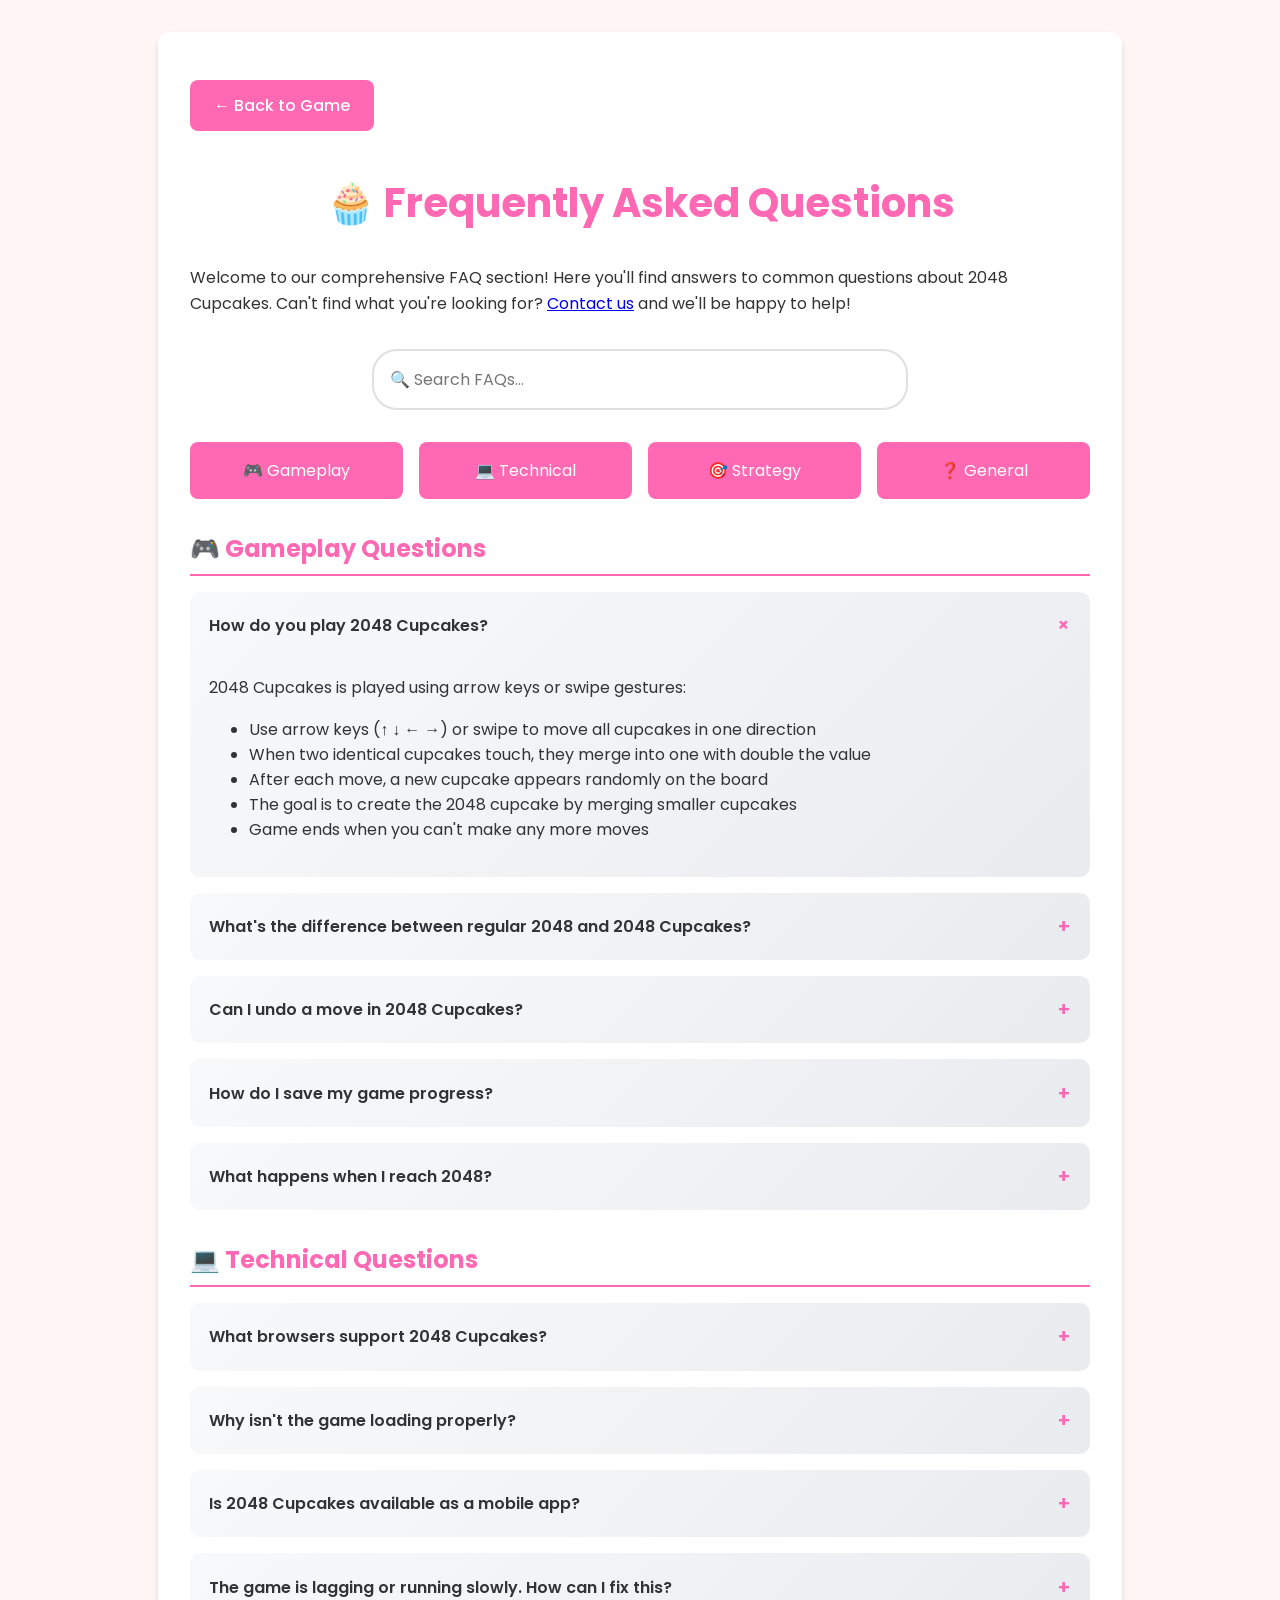
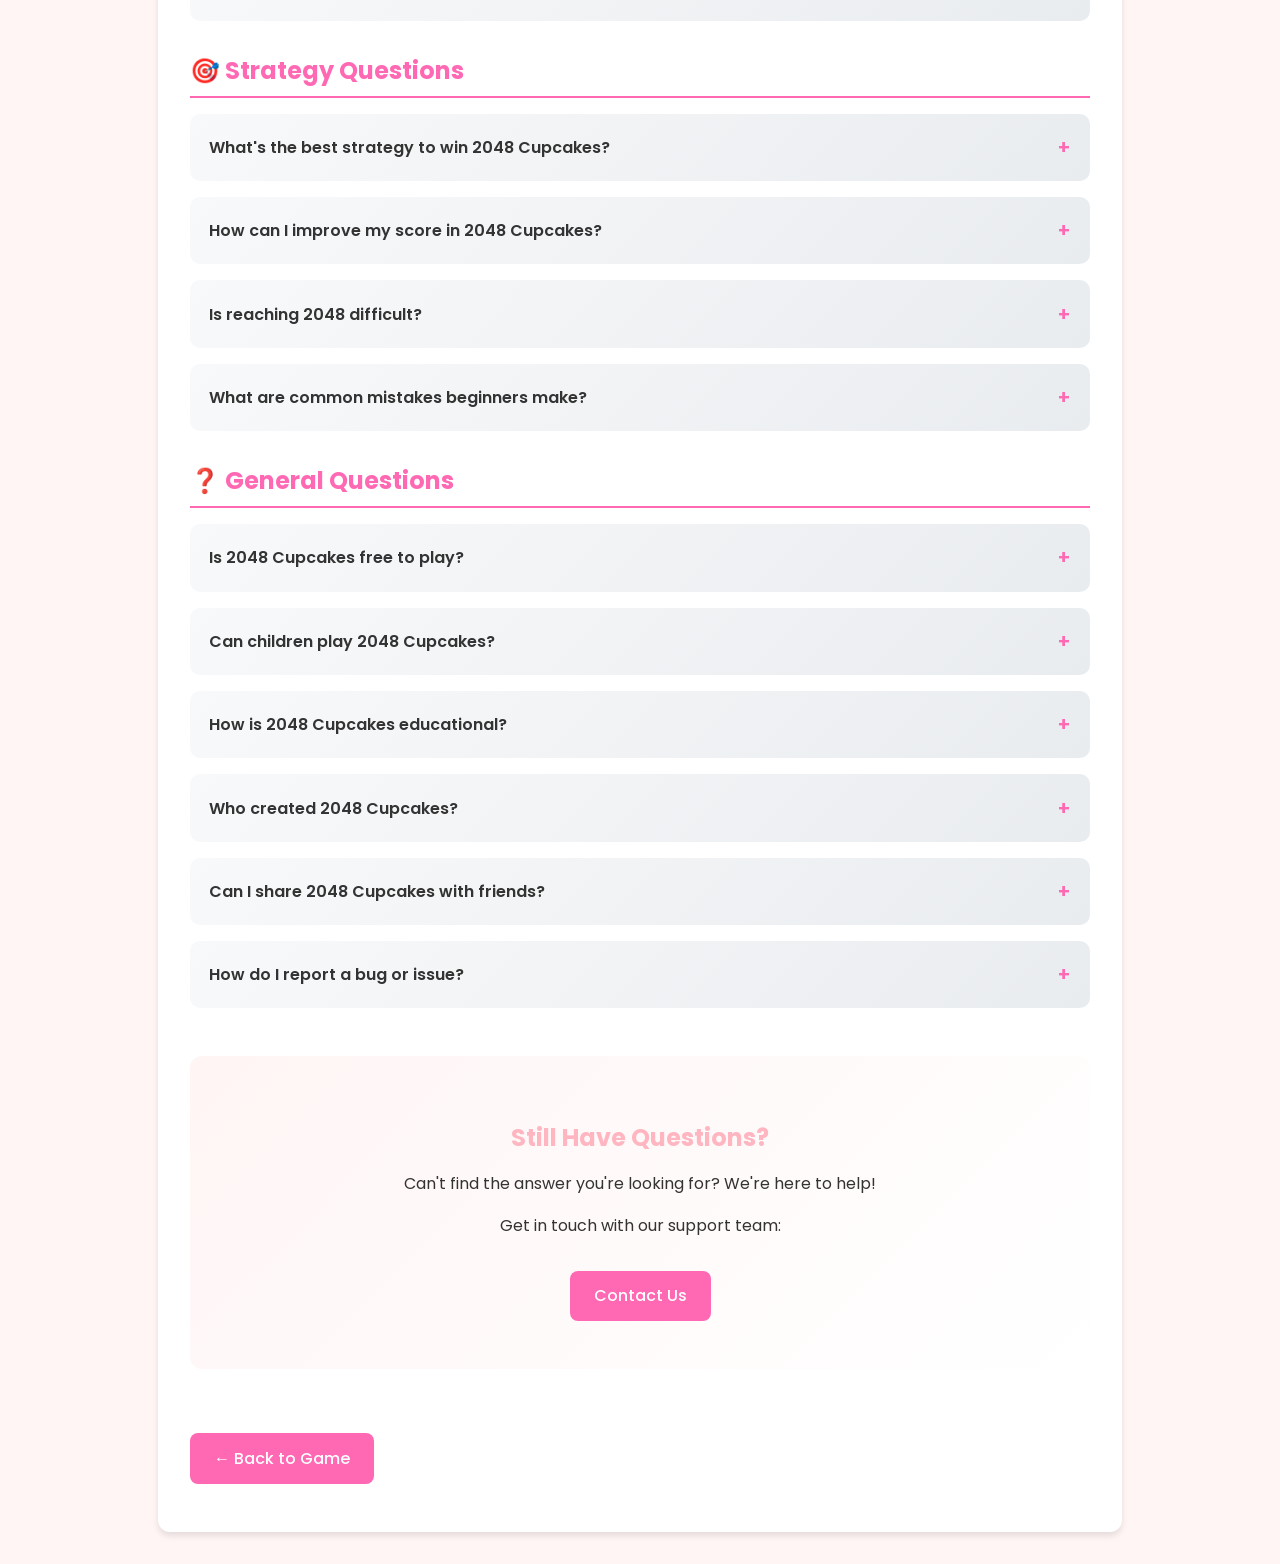
<file: faq.html>
<!DOCTYPE html>
<html lang="en">
<head>
  <meta charset="UTF-8">
  <meta name="viewport" content="width=device-width, initial-scale=1.0">
  <title>FAQ - 2048 Cupcakes Game | Frequently Asked Questions</title>
  <meta name="description" content="Find answers to common questions about 2048 Cupcakes game. Learn about gameplay, scoring, strategies, and technical issues.">
  <meta name="robots" content="index, follow">
  <link rel="canonical" href="https://2048cupcakes.top/faq" />
  <link rel="stylesheet" href="style/landing.css?v=1.0.1">
  <link href="https://fonts.googleapis.com/css2?family=Poppins:wght@400;500;600;700&display=swap" rel="stylesheet">
  <style>
    .faq-container {
      max-width: 900px;
      margin: 2rem auto;
      padding: 2rem;
      background: var(--card-background);
      border-radius: 12px;
      box-shadow: 0 4px 6px rgba(0,0,0,0.1);
    }
    .faq-container h1 {
      color: var(--primary-color);
      margin-bottom: 2rem;
      font-size: 2.5rem;
      text-align: center;
    }
    .faq-container h2 {
      color: var(--secondary-color);
      margin-top: 2rem;
      margin-bottom: 1rem;
      font-size: 1.5rem;
    }
    .faq-container p {
      line-height: 1.6;
      margin-bottom: 1rem;
      color: var(--text-color);
    }
    .back-button {
      display: inline-block;
      margin: 1rem 0;
      padding: 0.8rem 1.5rem;
      background: var(--primary-color);
      color: white;
      text-decoration: none;
      border-radius: 8px;
      font-weight: 500;
      transition: all 0.3s ease;
    }
    .back-button:hover {
      background: var(--accent-color);
      transform: translateY(-2px);
    }
    .search-box {
      margin: 2rem 0;
      text-align: center;
    }
    .search-input {
      width: 100%;
      max-width: 500px;
      padding: 1rem;
      border: 2px solid #e0e0e0;
      border-radius: 25px;
      font-size: 1rem;
      font-family: 'Poppins', sans-serif;
      transition: border-color 0.3s ease;
    }
    .search-input:focus {
      outline: none;
      border-color: var(--primary-color);
    }
    .faq-category {
      margin: 2rem 0;
    }
    .faq-category h2 {
      color: var(--primary-color);
      border-bottom: 2px solid var(--primary-color);
      padding-bottom: 0.5rem;
    }
    .faq-item {
      background: linear-gradient(135deg, #f8f9fa 0%, #e9ecef 100%);
      border-radius: 10px;
      margin-bottom: 1rem;
      overflow: hidden;
      transition: transform 0.3s ease;
    }
    .faq-item:hover {
      transform: translateY(-2px);
      box-shadow: 0 4px 8px rgba(0,0,0,0.1);
    }
    .faq-question {
      padding: 1.2rem;
      font-weight: 600;
      color: var(--text-color);
      cursor: pointer;
      display: flex;
      justify-content: space-between;
      align-items: center;
      transition: background 0.3s ease;
    }
    .faq-question:hover {
      background: #e9ecef;
    }
    .faq-question .icon {
      color: var(--primary-color);
      font-size: 1.2rem;
      transition: transform 0.3s ease;
    }
    .faq-item.active .faq-question .icon {
      transform: rotate(45deg);
    }
    .faq-answer {
      padding: 0 1.2rem;
      max-height: 0;
      overflow: hidden;
      transition: max-height 0.3s ease, padding 0.3s ease;
    }
    .faq-item.active .faq-answer {
      padding: 0 1.2rem 1.2rem;
      max-height: 500px;
    }
    .no-results {
      text-align: center;
      padding: 2rem;
      background: #fff3cd;
      border-radius: 10px;
      margin: 2rem 0;
      color: #856404;
    }
    .quick-links {
      display: grid;
      grid-template-columns: repeat(auto-fit, minmax(200px, 1fr));
      gap: 1rem;
      margin: 2rem 0;
    }
    .quick-link {
      background: var(--primary-color);
      color: white;
      padding: 1rem;
      border-radius: 8px;
      text-decoration: none;
      text-align: center;
      transition: all 0.3s ease;
    }
    .quick-link:hover {
      background: var(--accent-color);
      transform: translateY(-2px);
    }
    .contact-section {
      text-align: center;
      margin: 3rem 0;
      padding: 2rem;
      background: linear-gradient(135deg, var(--background-color) 0%, #fff 100%);
      border-radius: 12px;
    }
    .highlight-answer {
      background: #e8f5e8;
      border-left: 4px solid #4caf50;
      padding: 1rem;
      margin: 1rem 0;
      border-radius: 4px;
    }
  </style>
</head>
<body>
  <div class="faq-container">
    <a href="index.html" class="back-button">← Back to Game</a>

    <h1>🧁 Frequently Asked Questions</h1>

    <p>Welcome to our comprehensive FAQ section! Here you'll find answers to common questions about 2048 Cupcakes. Can't find what you're looking for? <a href="contact-us.html">Contact us</a> and we'll be happy to help!</p>

    <div class="search-box">
      <input type="text" class="search-input" placeholder="🔍 Search FAQs..." id="searchInput" onkeyup="searchFAQs()">
    </div>

    <div class="quick-links">
      <a href="#" class="quick-link" onclick="scrollToCategory('gameplay')">🎮 Gameplay</a>
      <a href="#" class="quick-link" onclick="scrollToCategory('technical')">💻 Technical</a>
      <a href="#" class="quick-link" onclick="scrollToCategory('strategy')">🎯 Strategy</a>
      <a href="#" class="quick-link" onclick="scrollToCategory('general')">❓ General</a>
    </div>

    <!-- Gameplay Questions -->
    <div class="faq-category" id="gameplay">
      <h2>🎮 Gameplay Questions</h2>

      <div class="faq-item" onclick="toggleFAQ(this)">
        <div class="faq-question">
          <span>How do you play 2048 Cupcakes?</span>
          <span class="icon">+</span>
        </div>
        <div class="faq-answer">
          <p>2048 Cupcakes is played using arrow keys or swipe gestures:</p>
          <ul>
            <li>Use arrow keys (↑ ↓ ← →) or swipe to move all cupcakes in one direction</li>
            <li>When two identical cupcakes touch, they merge into one with double the value</li>
            <li>After each move, a new cupcake appears randomly on the board</li>
            <li>The goal is to create the 2048 cupcake by merging smaller cupcakes</li>
            <li>Game ends when you can't make any more moves</li>
          </ul>
        </div>
      </div>

      <div class="faq-item" onclick="toggleFAQ(this)">
        <div class="faq-question">
          <span>What's the difference between regular 2048 and 2048 Cupcakes?</span>
          <span class="icon">+</span>
        </div>
        <div class="faq-answer">
          <p>The main difference is visual! Instead of numbers, 2048 Cupcakes uses beautiful cupcake designs:</p>
          <ul>
            <li>Each number value is represented by a unique cupcake design</li>
            <li>The game mechanics remain exactly the same</li>
            <li>Cupcakes become more elaborate as values increase</li>
            <li>Makes the game more visually appealing and accessible</li>
          </ul>
        </div>
      </div>

      <div class="faq-item" onclick="toggleFAQ(this)">
        <div class="faq-question">
          <span>Can I undo a move in 2048 Cupcakes?</span>
          <span class="icon">+</span>
        </div>
        <div class="faq-answer">
          <p>Unfortunately, 2048 Cupcakes does not have an undo feature. This is part of the game's design - you need to think carefully before making each move. This adds to the strategic challenge of the game!</p>
        </div>
      </div>

      <div class="faq-item" onclick="toggleFAQ(this)">
        <div class="faq-question">
          <span>How do I save my game progress?</span>
          <span class="icon">+</span>
        </div>
        <div class="faq-answer">
          <p>Your game progress is automatically saved in your browser's local storage:</p>
          <ul>
            <li>Progress is saved after each move</li>
            <li>Your best score is saved permanently</li>
            <li>If you close the browser and return, you can continue your game</li>
            <li>Clearing browser data will reset your progress</li>
          </ul>
        </div>
      </div>

      <div class="faq-item" onclick="toggleFAQ(this)">
        <div class="faq-question">
          <span>What happens when I reach 2048?</span>
          <span class="icon">+</span>
        </div>
        <div class="faq-answer">
          <div class="highlight-answer">
            🎉 Congratulations! When you create the 2048 cupcake, you've beaten the game! You'll see a congratulations message, and you can choose to continue playing to reach even higher values (4096, 8192, etc.) or start a new game.
          </div>
        </div>
      </div>
    </div>

    <!-- Technical Questions -->
    <div class="faq-category" id="technical">
      <h2>💻 Technical Questions</h2>

      <div class="faq-item" onclick="toggleFAQ(this)">
        <div class="faq-question">
          <span>What browsers support 2048 Cupcakes?</span>
          <span class="icon">+</span>
        </div>
        <div class="faq-answer">
          <p>2048 Cupcakes works on all modern web browsers:</p>
          <ul>
            <li>Chrome (version 60+)</li>
            <li>Firefox (version 55+)</li>
            <li>Safari (version 12+)</li>
            <li>Edge (version 79+)</li>
            <li>Opera (version 47+)</li>
            <li>Mobile browsers on iOS and Android</li>
          </ul>
        </div>
      </div>

      <div class="faq-item" onclick="toggleFAQ(this)">
        <div class="faq-question">
          <span>Why isn't the game loading properly?</span>
          <span class="icon">+</span>
        </div>
        <div class="faq-answer">
          <p>If you're experiencing loading issues, try these solutions:</p>
          <ul>
            <li>Clear your browser cache and cookies</li>
            <li>Check your internet connection</li>
            <li>Disable browser extensions temporarily</li>
            <li>Try a different browser</li>
            <li>Ensure JavaScript is enabled in your browser</li>
            <li>Restart your browser or device</li>
          </ul>
        </div>
      </div>

      <div class="faq-item" onclick="toggleFAQ(this)">
        <div class="faq-question">
          <span>Is 2048 Cupcakes available as a mobile app?</span>
          <span class="icon">+</span>
        </div>
        <div class="faq-answer">
          <p>Currently, 2048 Cupcakes is available as a web-based game that works perfectly on mobile browsers. We're working on dedicated mobile apps for iOS and Android, which will be available soon! Follow our social media for updates.</p>
        </div>
      </div>

      <div class="faq-item" onclick="toggleFAQ(this)">
        <div class="faq-question">
          <span>The game is lagging or running slowly. How can I fix this?</span>
          <span class="icon">+</span>
        </div>
        <div class="faq-answer">
          <p>For performance issues, try these optimizations:</p>
          <ul>
            <li>Close other browser tabs</li>
            <li>Close unnecessary applications on your device</li>
            <li>Update your browser to the latest version</li>
            <li>Check if your device's resources are being used by other programs</li>
            <li>Try restarting your device</li>
          </ul>
        </div>
      </div>
    </div>

    <!-- Strategy Questions -->
    <div class="faq-category" id="strategy">
      <h2>🎯 Strategy Questions</h2>

      <div class="faq-item" onclick="toggleFAQ(this)">
        <div class="faq-question">
          <span>What's the best strategy to win 2048 Cupcakes?</span>
          <span class="icon">+</span>
        </div>
        <div class="faq-answer">
          <div class="highlight-answer">
            🏆 The most effective strategy is the "Corner Strategy":
          </div>
          <ul>
            <li>Keep your highest-value cupcake in a corner (usually bottom-right)</li>
            <li>Build a "snake" pattern from your corner</li>
            <li>Never move your highest cupcake out of the corner</li>
            <li>Focus on using only two directions (up and left, for example)</li>
            <li>Plan 2-3 moves ahead before making a move</li>
          </ul>
          <p>For more detailed strategies, check out our <a href="game-guide.html">Game Guide</a>!</p>
        </div>
      </div>

      <div class="faq-item" onclick="toggleFAQ(this)">
        <div class="faq-question">
          <span>How can I improve my score in 2048 Cupcakes?</span>
          <span class="icon">+</span>
        </div>
        <div class="faq-answer">
          <p>To improve your score:</p>
          <ul>
            <li>Practice the corner strategy consistently</li>
            <li>Focus on creating large merges rather than small ones</li>
            <li>Keep the board organized and avoid clutter</li>
            <li>Be patient - don't rush your moves</li>
            <li>Learn from your mistakes and try different approaches</li>
            <li>Play regularly to develop pattern recognition skills</li>
          </ul>
        </div>
      </div>

      <div class="faq-item" onclick="toggleFAQ(this)">
        <div class="faq-question">
          <span>Is reaching 2048 difficult?</span>
          <span class="icon">+</span>
        </div>
        <div class="faq-answer">
          <p>Reaching 2048 is challenging but achievable with practice:</p>
          <ul>
            <li>Beginners might take several attempts</li>
            <li>Intermediate players can reach 2048 with good strategy</li>
            <li>Experts can reach 2048 consistently</li>
            <li>The key is mastering the corner strategy and being patient</li>
          </ul>
          <p>Don't get discouraged - each game helps you learn and improve!</p>
        </div>
      </div>

      <div class="faq-item" onclick="toggleFAQ(this)">
        <div class="faq-question">
          <span>What are common mistakes beginners make?</span>
          <span class="icon">+</span>
        </div>
        <div class="faq-answer">
          <p>Common beginner mistakes include:</p>
          <ul>
            <li>Using all four arrow directions randomly</li>
            <li>Moving the highest-value cupcake out of the corner</li>
            <li>Not planning ahead and making impulsive moves</li>
            <li>Focusing only on one part of the board</li>
            <li>Rushing moves without considering consequences</li>
            <li>Letting the board become too cluttered</li>
          </ul>
        </div>
      </div>
    </div>

    <!-- General Questions -->
    <div class="faq-category" id="general">
      <h2>❓ General Questions</h2>

      <div class="faq-item" onclick="toggleFAQ(this)">
        <div class="faq-question">
          <span>Is 2048 Cupcakes free to play?</span>
          <span class="icon">+</span>
        </div>
        <div class="faq-answer">
          <div class="highlight-answer">
            ✅ Yes! 2048 Cupcakes is completely free to play. There are no hidden charges, in-app purchases, or premium features. Everyone can enjoy the full game experience for free!
          </div>
        </div>
      </div>

      <div class="faq-item" onclick="toggleFAQ(this)">
        <div class="faq-question">
          <span>Can children play 2048 Cupcakes?</span>
          <span class="icon">+</span>
        </div>
        <div class="faq-answer">
          <p>Absolutely! 2048 Cupcakes is family-friendly and suitable for all ages:</p>
          <ul>
            <li>No inappropriate content or violence</li>
            <li>Helps develop critical thinking and problem-solving skills</li>
            <li>Visual design appeals to children</li>
            <li>Great for educational purposes</li>
            <li>Recommended for ages 6 and up</li>
          </ul>
        </div>
      </div>

      <div class="faq-item" onclick="toggleFAQ(this)">
        <div class="faq-question">
          <span>How is 2048 Cupcakes educational?</span>
          <span class="icon">+</span>
        </div>
        <div class="faq-answer">
          <p>2048 Cupcakes offers several educational benefits:</p>
          <ul>
            <li><strong>Math Skills:</strong> Helps with understanding powers of 2 and basic arithmetic</li>
            <li><strong>Strategic Thinking:</strong> Develops planning and foresight abilities</li>
            <li><strong>Problem-Solving:</strong> Enhances logical reasoning and pattern recognition</li>
            <li><strong>Spatial Awareness:</strong> Improves spatial visualization skills</li>
            <li><strong>Patience:</strong> Teaches the value of thoughtful decision-making</li>
          </ul>
        </div>
      </div>

      <div class="faq-item" onclick="toggleFAQ(this)">
        <div class="faq-question">
          <span>Who created 2048 Cupcakes?</span>
          <span class="icon">+</span>
        </div>
        <div class="faq-answer">
          <p>2048 Cupcakes is created by a small team of passionate game developers who love puzzle games. We're dedicated to creating fun, educational, and accessible games for everyone. Learn more about our team and mission on our <a href="about-us.html">About Us</a> page!</p>
        </div>
      </div>

      <div class="faq-item" onclick="toggleFAQ(this)">
        <div class="faq-question">
          <span>Can I share 2048 Cupcakes with friends?</span>
          <span class="icon">+</span>
        </div>
        <div class="faq-answer">
          <p>Yes! We encourage you to share 2048 Cupcakes with friends and family:</p>
          <ul>
            <li>Share the website link: https://2048cupcakes.top</li>
            <li>Challenge friends to beat your high score</li>
            <li>Help others learn the strategies</li>
            <li>Play together and compare scores</li>
          </ul>
        </div>
      </div>

      <div class="faq-item" onclick="toggleFAQ(this)">
        <div class="faq-question">
          <span>How do I report a bug or issue?</span>
          <span class="icon">+</span>
        </div>
        <div class="faq-answer">
          <p>We appreciate bug reports! To report an issue:</p>
          <ul>
            <li>Email us at: <a href="mailto:support@2048cupcakes.top">support@2048cupcakes.top</a></li>
            <li>Include details about the bug (what happened, when, etc.)</li>
            <li>Mention your browser and device information</li>
            <li>Screenshot of the issue (if possible)</li>
          </ul>
          <p>Thank you for helping us improve the game!</p>
        </div>
      </div>
    </div>

    <div class="no-results" id="noResults" style="display: none;">
      <h3>No matching questions found</h3>
      <p>Try using different keywords or browse through the categories above.</p>
    </div>

    <div class="contact-section">
      <h2>Still Have Questions?</h2>
      <p>Can't find the answer you're looking for? We're here to help!</p>
      <p>Get in touch with our support team:</p>
      <a href="contact-us.html" class="back-button">Contact Us</a>
    </div>

    <a href="index.html" class="back-button">← Back to Game</a>
  </div>

  <script>
    function toggleFAQ(element) {
      const isActive = element.classList.contains('active');

      // Close all FAQ items
      document.querySelectorAll('.faq-item').forEach(item => {
        item.classList.remove('active');
      });

      // Open clicked item if it wasn't active
      if (!isActive) {
        element.classList.add('active');
      }
    }

    function scrollToCategory(categoryId) {
      const element = document.getElementById(categoryId);
      if (element) {
        element.scrollIntoView({ behavior: 'smooth' });
      }
      return false;
    }

    function searchFAQs() {
      const searchTerm = document.getElementById('searchInput').value.toLowerCase();
      const faqItems = document.querySelectorAll('.faq-item');
      const categories = document.querySelectorAll('.faq-category');
      const noResults = document.getElementById('noResults');
      let hasVisibleItems = false;

      categories.forEach(category => {
        let categoryHasVisibleItems = false;
        const itemsInCategory = category.querySelectorAll('.faq-item');

        itemsInCategory.forEach(item => {
          const question = item.querySelector('.faq-question span').textContent.toLowerCase();
          const answer = item.querySelector('.faq-answer').textContent.toLowerCase();

          if (question.includes(searchTerm) || answer.includes(searchTerm)) {
            item.style.display = 'block';
            categoryHasVisibleItems = true;
            hasVisibleItems = true;
          } else {
            item.style.display = 'none';
          }
        });

        // Hide category header if no items match
        if (!categoryHasVisibleItems) {
          category.style.display = 'none';
        } else {
          category.style.display = 'block';
        }
      });

      // Show/hide no results message
      if (hasVisibleItems) {
        noResults.style.display = 'none';
      } else {
        noResults.style.display = 'block';
      }

      // Show all categories if search is empty
      if (searchTerm === '') {
        categories.forEach(category => {
          category.style.display = 'block';
          category.querySelectorAll('.faq-item').forEach(item => {
            item.style.display = 'block';
          });
        });
        noResults.style.display = 'none';
      }
    }

    // Open first FAQ item by default
    document.addEventListener('DOMContentLoaded', function() {
      const firstFAQ = document.querySelector('.faq-item');
      if (firstFAQ) {
        firstFAQ.classList.add('active');
      }
    });
  </script>
</body>
</html>
</file>
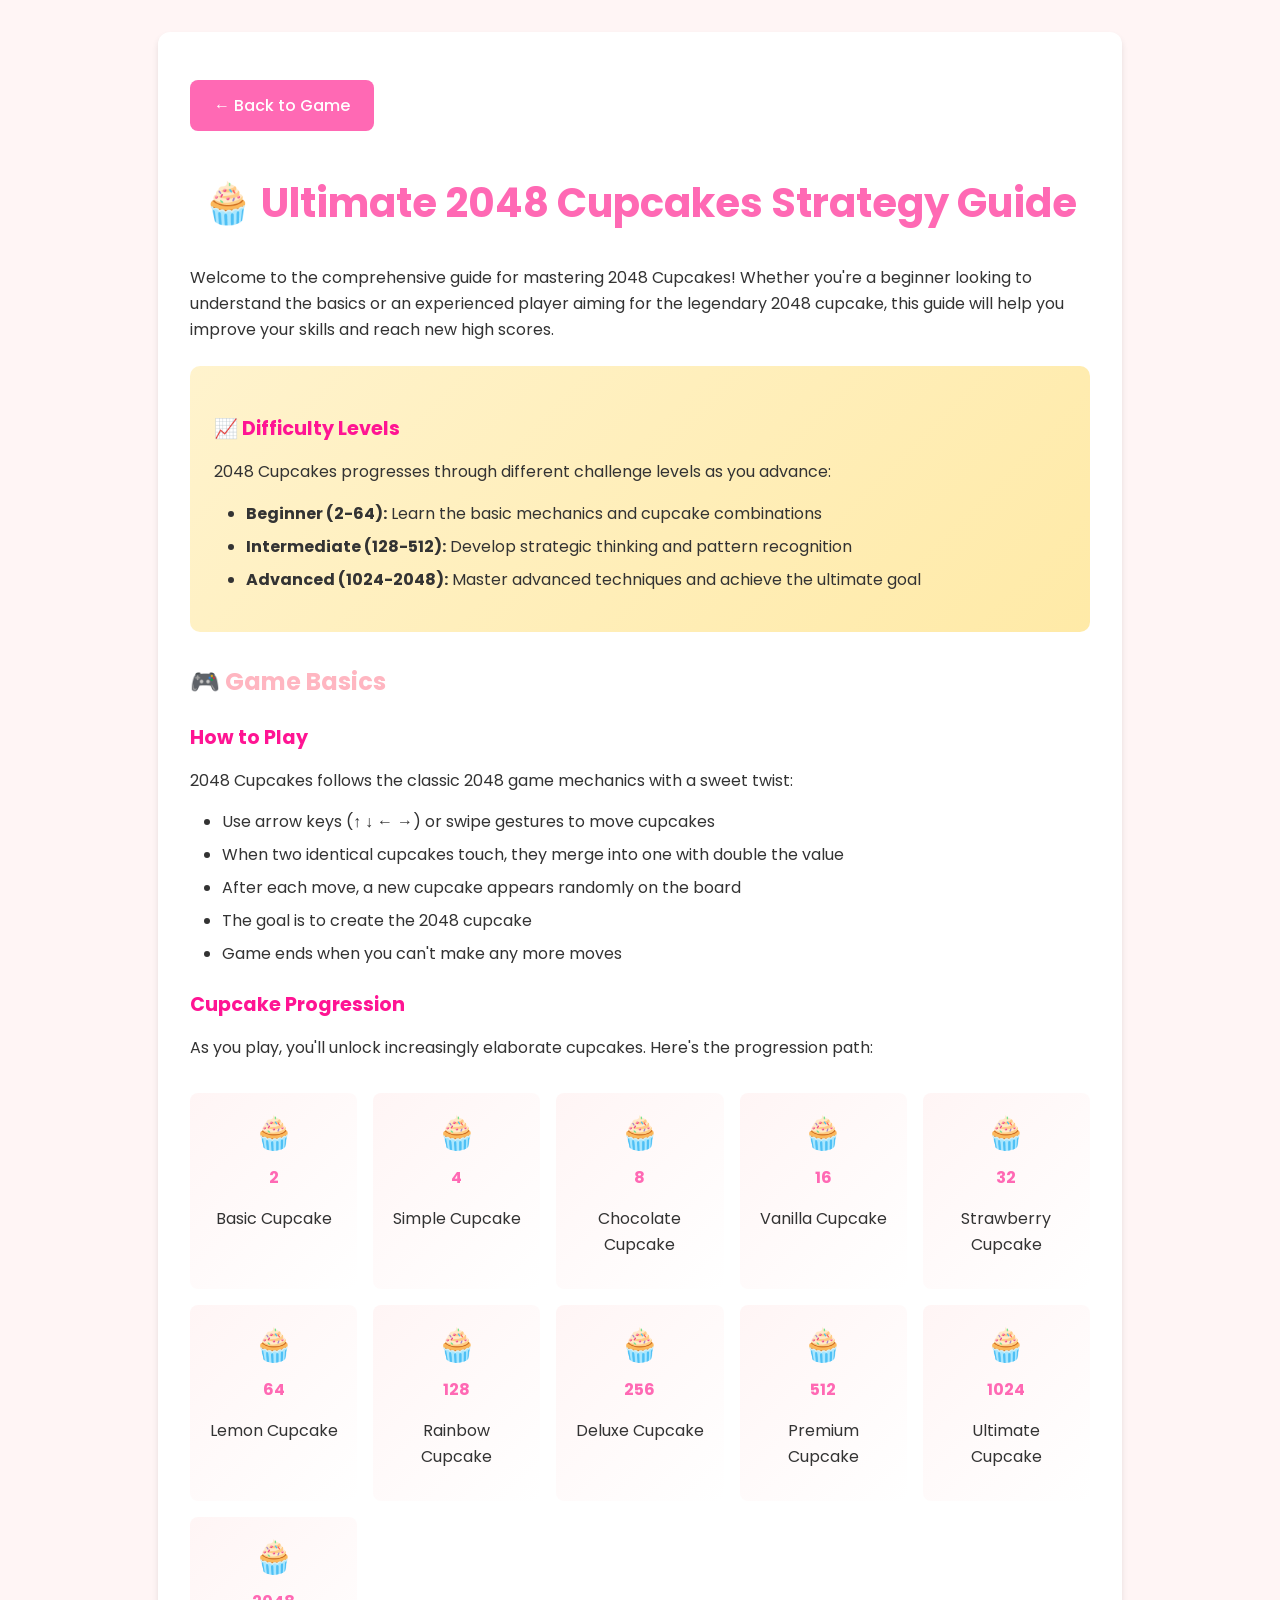
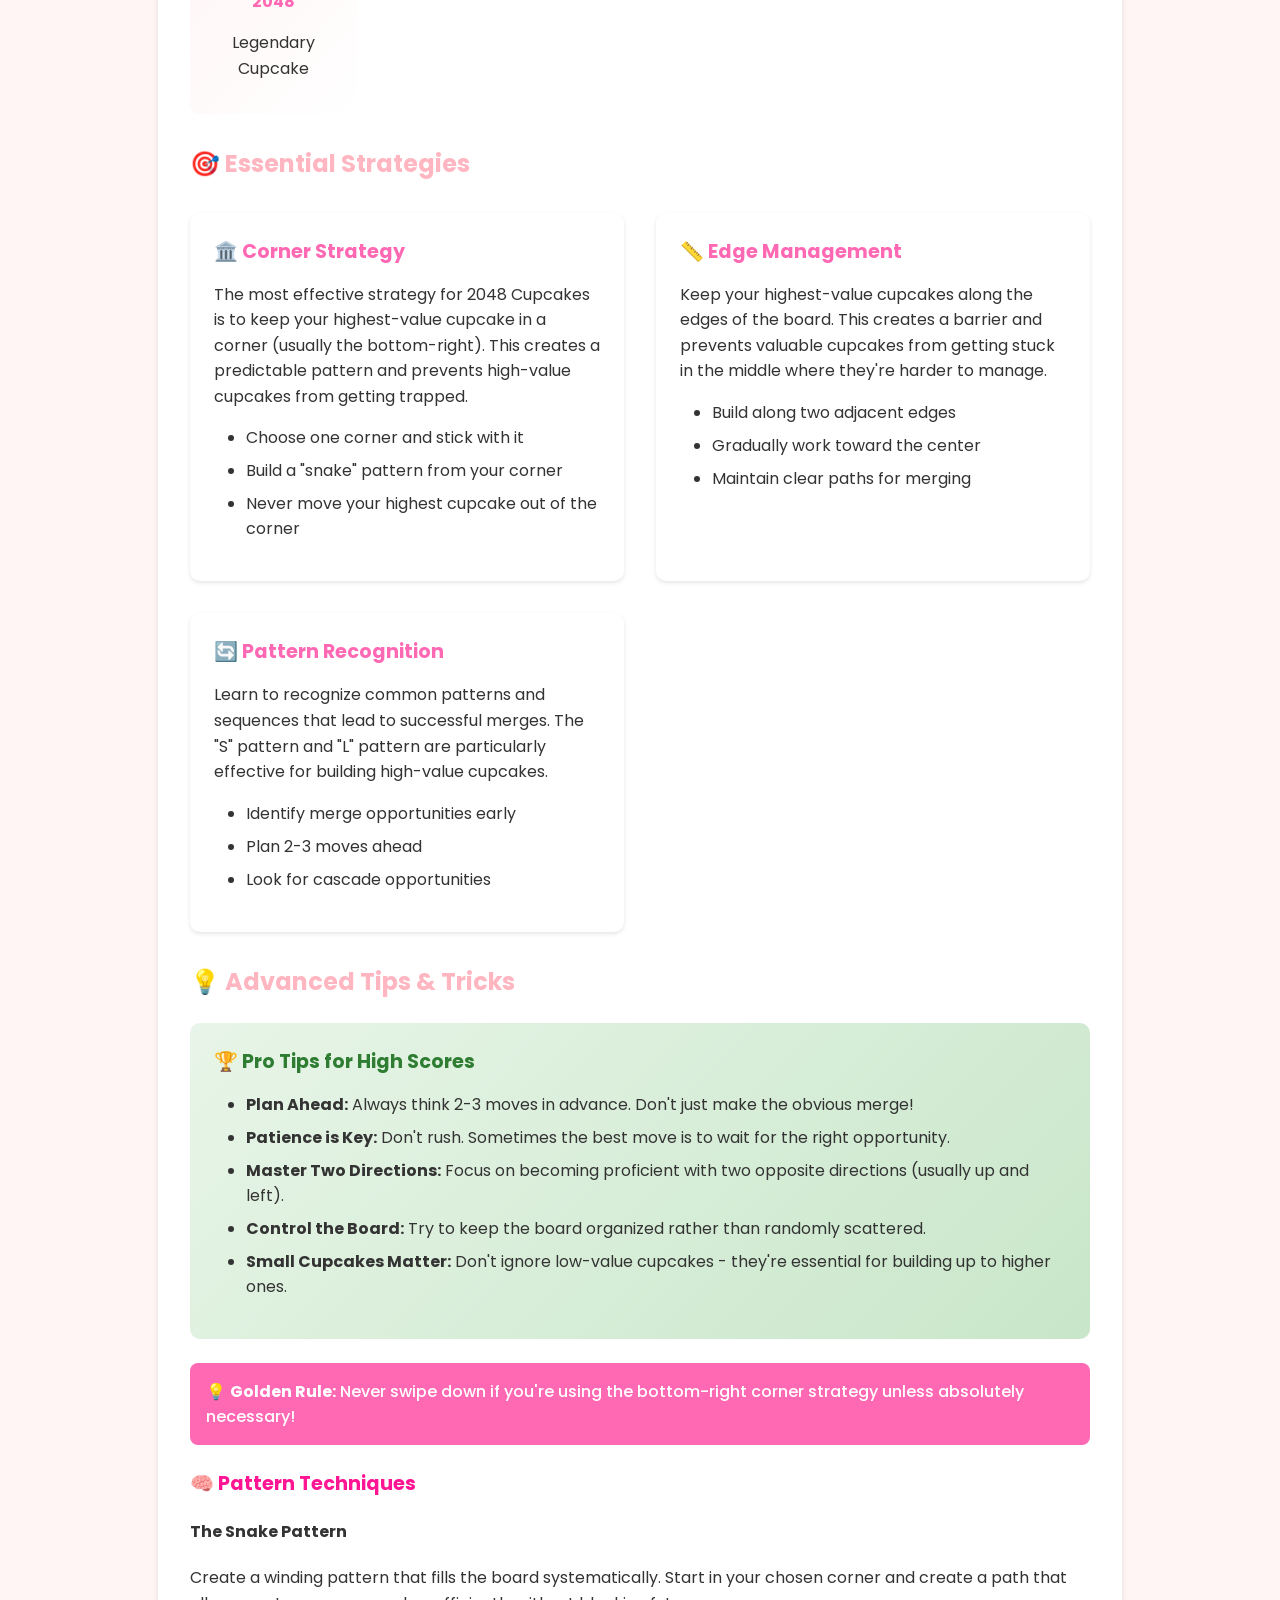
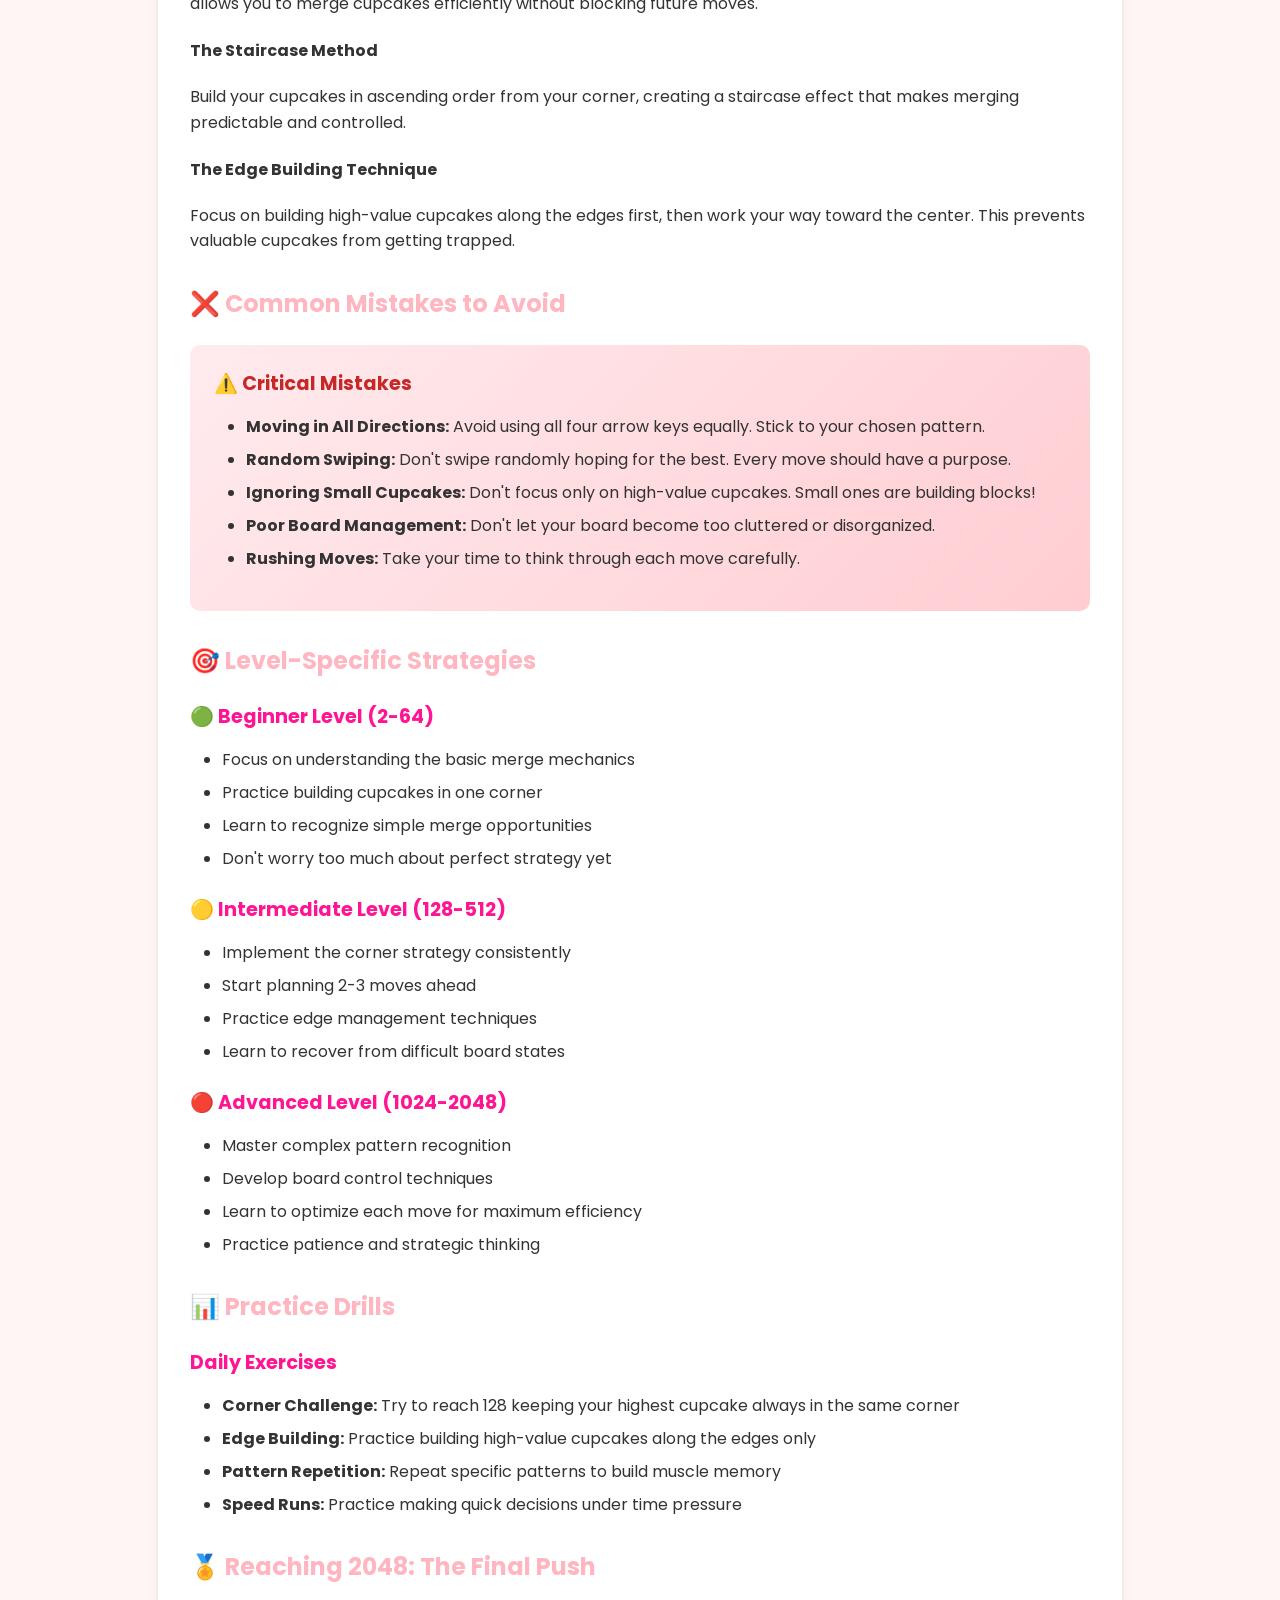
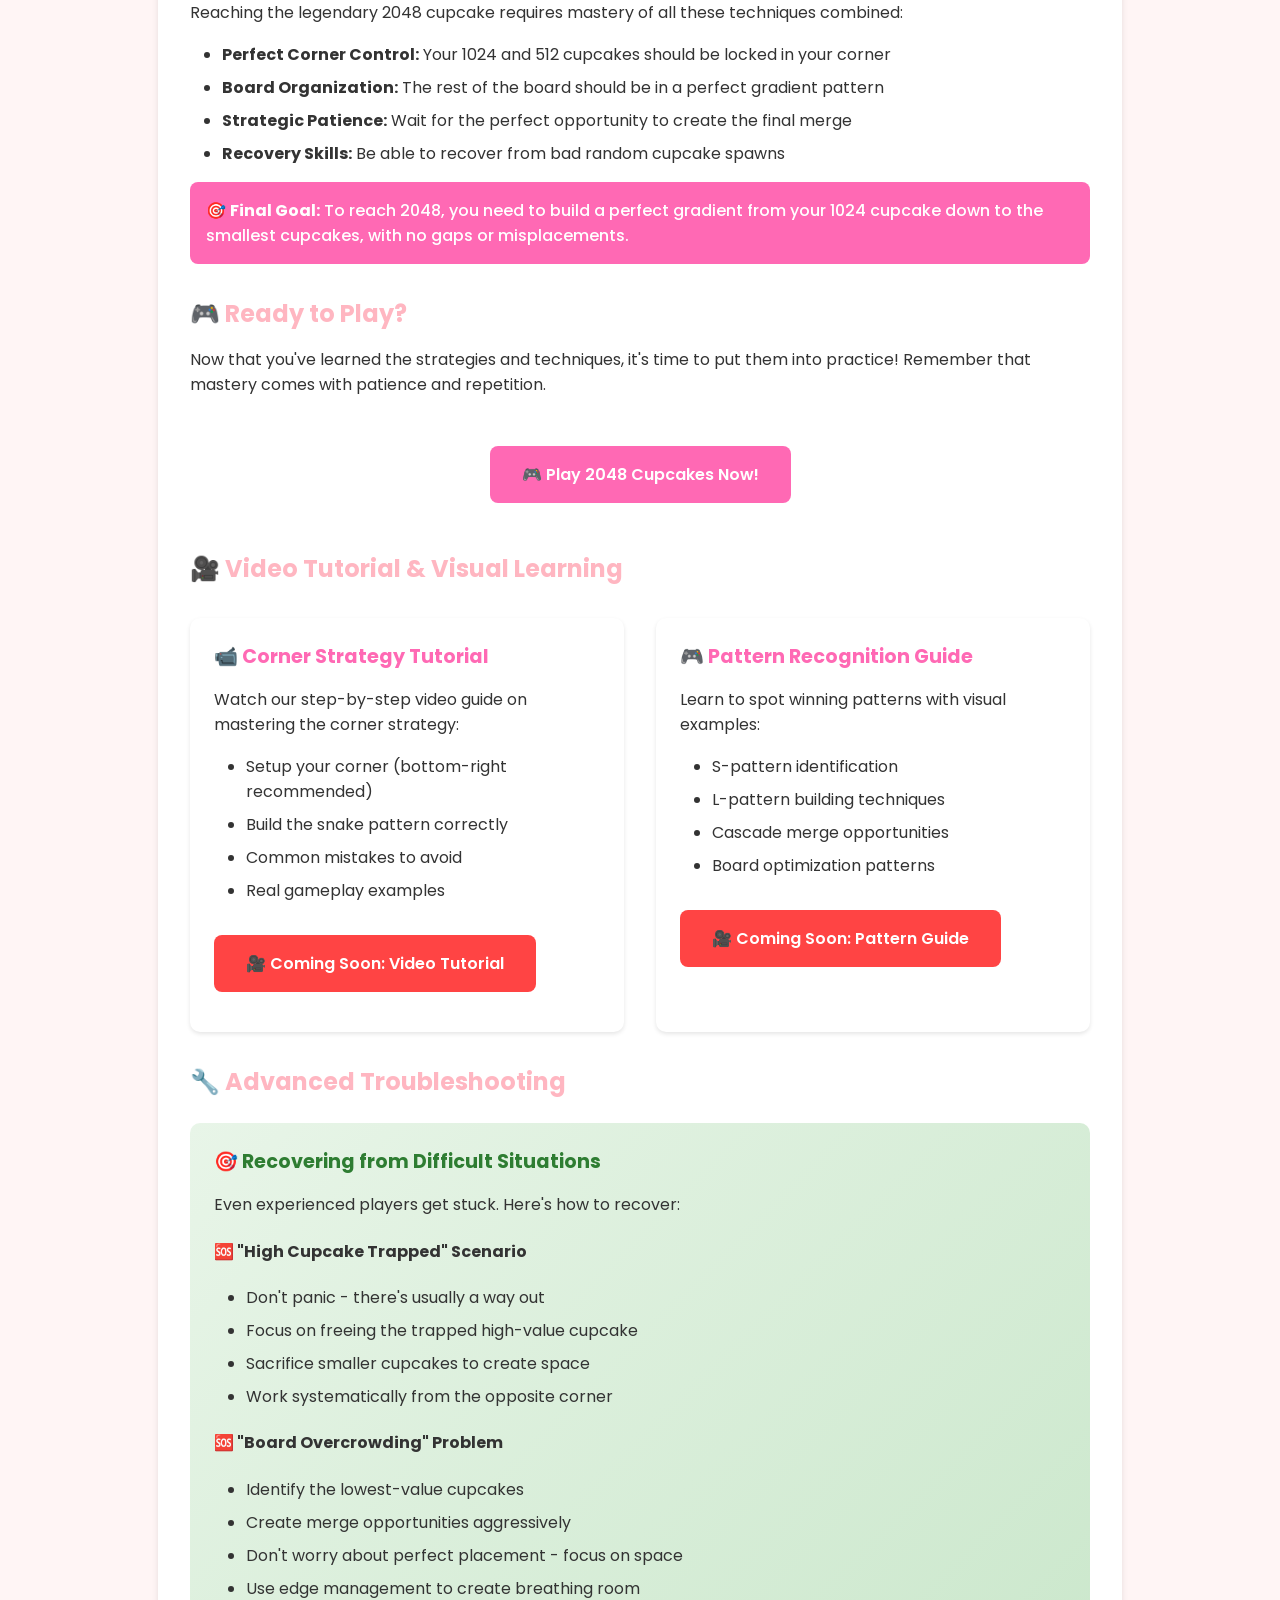
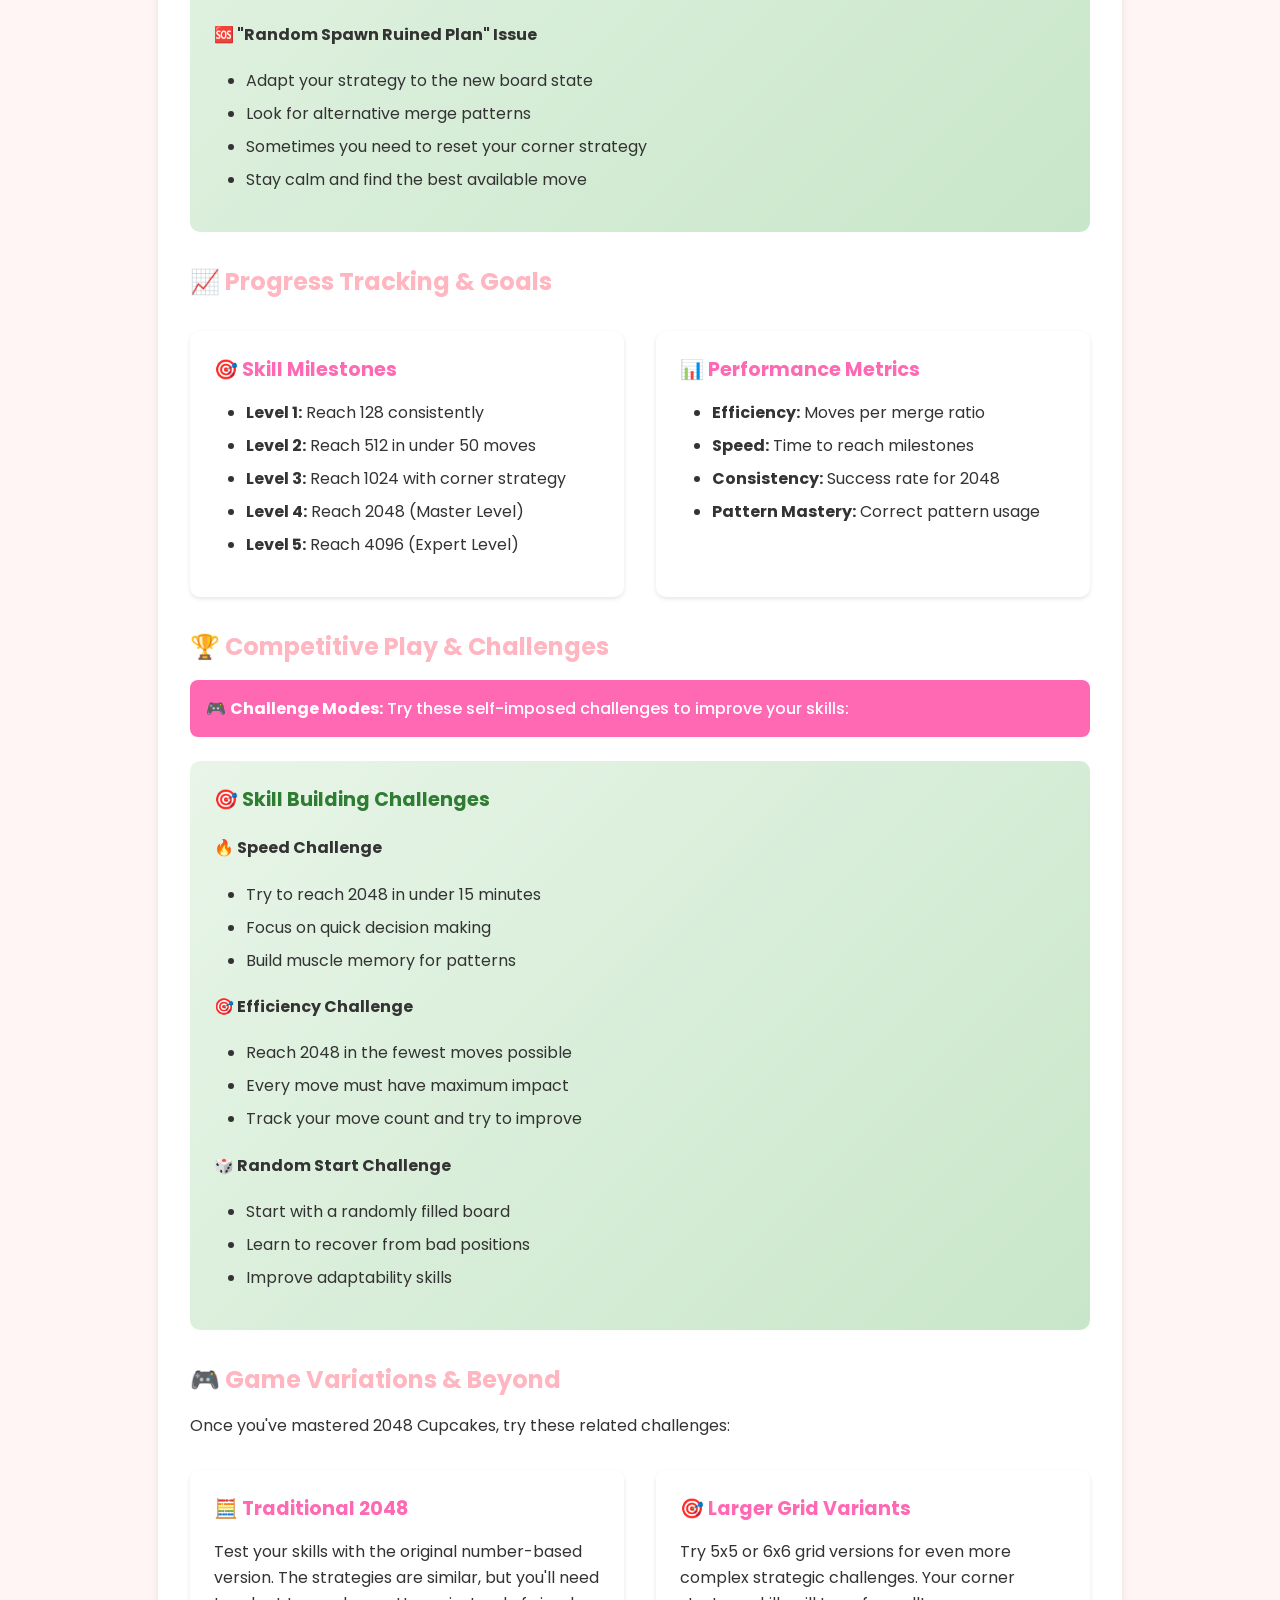
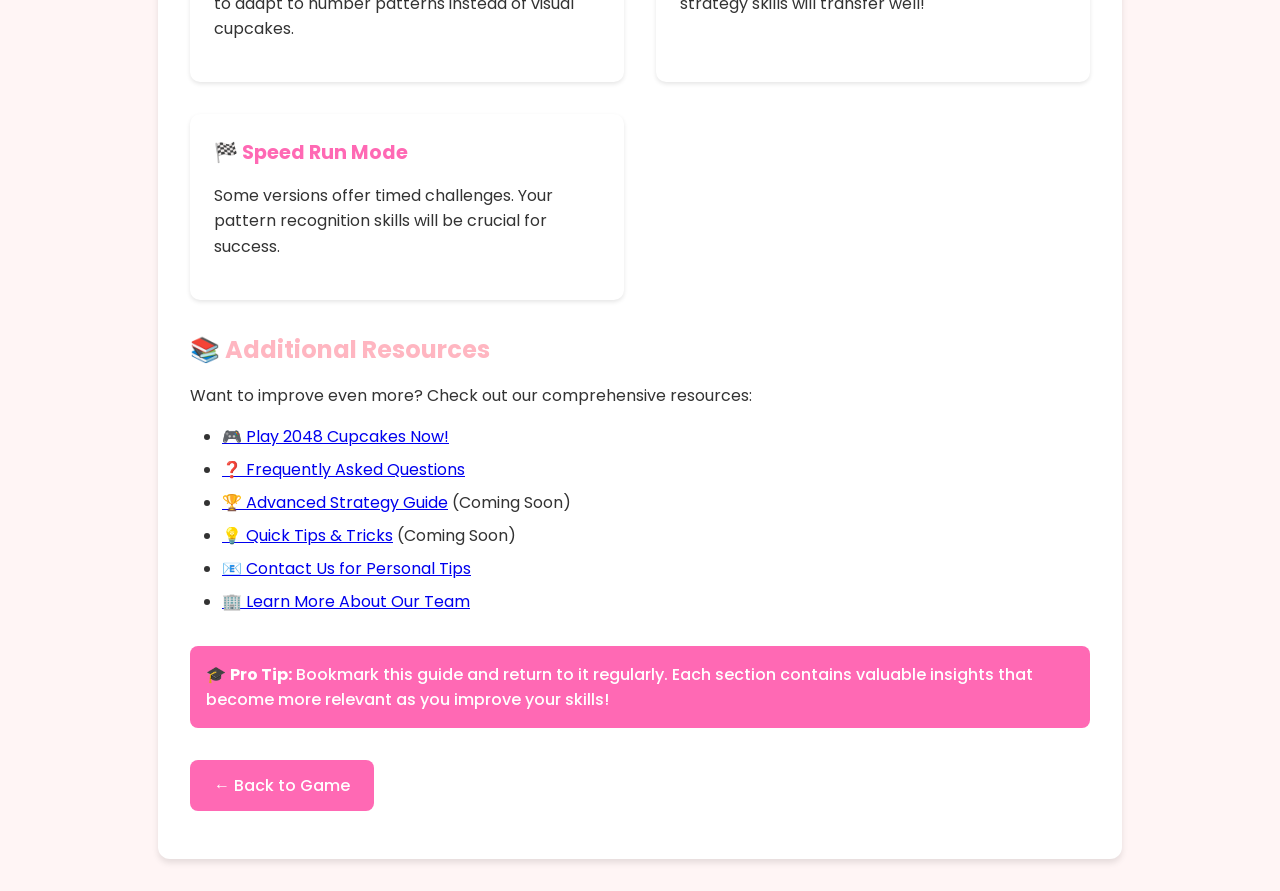
<file: game-guide.html>
<!DOCTYPE html>
<html lang="en">
<head>
  <meta charset="UTF-8">
  <meta name="viewport" content="width=device-width, initial-scale=1.0">
  <title>Complete 2048 Cupcakes Strategy Guide 2025 | Expert Tips & Tricks</title>
  <meta name="description" content="Master 2048 Cupcakes with expert strategies, tips, and tricks. Learn corner strategy, pattern recognition, and advanced techniques to reach 2048 fast. Complete beginner to advanced guide.">
  <meta name="keywords" content="2048 cupcakes guide, 2048 strategy, cupcake game tips, 2048 corner strategy, 2048 patterns, how to win 2048 cupcakes, 2048 tricks, puzzle game guide">
  <meta name="author" content="2048 Cupcakes Team">
  <meta property="og:title" content="Complete 2048 Cupcakes Strategy Guide 2025 | Expert Tips & Tricks">
  <meta property="og:description" content="Master 2048 Cupcakes with expert strategies, tips, and tricks. Learn corner strategy, pattern recognition, and advanced techniques to reach 2048 fast.">
  <meta property="og:type" content="article">
  <meta property="og:url" content="https://2048cupcakes.top/game-guide.html">
  <meta property="og:image" content="https://2048cupcakes.top/images/cupcake-logo.png">
  <meta property="article:published_time" content="2025-01-01T00:00:00Z">
  <meta property="article:modified_time" content="2025-01-01T00:00:00Z">
  <meta property="article:section" content="Game Guide">
  <meta property="article:tag" content="2048 strategy">
  <meta property="article:tag" content="puzzle games">
  <meta property="article:tag" content="cupcake games">
  <meta name="twitter:card" content="summary_large_image">
  <meta name="twitter:title" content="Complete 2048 Cupcakes Strategy Guide 2025">
  <meta name="twitter:description" content="Master 2048 Cupcakes with expert strategies and tips. Reach 2048 fast with our complete guide.">
  <meta name="robots" content="index, follow">
  <link rel="canonical" href="https://2048cupcakes.top/game-guide" />
  <link rel="stylesheet" href="style/landing.css?v=1.0.1">
  <link href="https://fonts.googleapis.com/css2?family=Poppins:wght@400;500;600;700&display=swap" rel="stylesheet">

  <!-- JSON-LD Structured Data -->
  <script type="application/ld+json">
  {
    "@context": "https://schema.org",
    "@type": "Article",
    "headline": "Complete 2048 Cupcakes Strategy Guide 2025 | Expert Tips & Tricks",
    "description": "Master 2048 Cupcakes with expert strategies, tips, and tricks. Learn corner strategy, pattern recognition, and advanced techniques to reach 2048 fast.",
    "image": "https://2048cupcakes.top/images/cupcake-logo.png",
    "author": {
      "@type": "Organization",
      "name": "2048 Cupcakes Team"
    },
    "publisher": {
      "@type": "Organization",
      "name": "2048 Cupcakes",
      "logo": {
        "@type": "ImageObject",
        "url": "https://2048cupcakes.top/images/cupcake-logo.png"
      }
    },
    "datePublished": "2025-01-01T00:00:00Z",
    "dateModified": "2025-01-01T00:00:00Z",
    "mainEntityOfPage": {
      "@type": "WebPage",
      "@id": "https://2048cupcakes.top/game-guide.html"
    },
    "articleSection": "Game Guide",
    "keywords": ["2048 cupcakes guide", "2048 strategy", "cupcake game tips", "puzzle games"],
    "wordCount": 2500,
    "about": {
      "@type": "VideoGame",
      "name": "2048 Cupcakes",
      "genre": ["Puzzle", "Strategy", "Educational"]
    }
  }
  </script>

  <style>
    .guide-container {
      max-width: 900px;
      margin: 2rem auto;
      padding: 2rem;
      background: var(--card-background);
      border-radius: 12px;
      box-shadow: 0 4px 6px rgba(0,0,0,0.1);
    }
    .guide-container h1 {
      color: var(--primary-color);
      margin-bottom: 2rem;
      font-size: 2.5rem;
      text-align: center;
    }
    .guide-container h2 {
      color: var(--secondary-color);
      margin-top: 2rem;
      margin-bottom: 1rem;
      font-size: 1.5rem;
    }
    .guide-container h3 {
      color: var(--accent-color);
      margin-top: 1.5rem;
      margin-bottom: 0.5rem;
      font-size: 1.2rem;
    }
    .guide-container p {
      line-height: 1.6;
      margin-bottom: 1rem;
      color: var(--text-color);
    }
    .guide-container ul {
      margin-bottom: 1rem;
      padding-left: 2rem;
    }
    .guide-container li {
      margin-bottom: 0.5rem;
    }
    .back-button {
      display: inline-block;
      margin: 1rem 0;
      padding: 0.8rem 1.5rem;
      background: var(--primary-color);
      color: white;
      text-decoration: none;
      border-radius: 8px;
      font-weight: 500;
      transition: all 0.3s ease;
    }
    .back-button:hover {
      background: var(--accent-color);
      transform: translateY(-2px);
    }
    .difficulty-box {
      background: linear-gradient(135deg, #fff3cd 0%, #ffeaa7 100%);
      padding: 1.5rem;
      border-radius: 10px;
      margin: 1.5rem 0;
    }
    .strategy-grid {
      display: grid;
      grid-template-columns: repeat(auto-fit, minmax(300px, 1fr));
      gap: 2rem;
      margin: 2rem 0;
    }
    .strategy-card {
      background: white;
      padding: 1.5rem;
      border-radius: 10px;
      box-shadow: 0 2px 4px rgba(0,0,0,0.1);
      transition: transform 0.3s ease;
    }
    .strategy-card:hover {
      transform: translateY(-5px);
    }
    .strategy-card h3 {
      color: var(--primary-color);
      margin-top: 0;
    }
    .tips-list {
      background: linear-gradient(135deg, #e8f5e8 0%, #c8e6c9 100%);
      padding: 1.5rem;
      border-radius: 10px;
      margin: 1.5rem 0;
    }
    .tips-list h3 {
      color: #2e7d32;
      margin-top: 0;
    }
    .mistake-box {
      background: linear-gradient(135deg, #ffebee 0%, #ffcdd2 100%);
      padding: 1.5rem;
      border-radius: 10px;
      margin: 1.5rem 0;
    }
    .mistake-box h3 {
      color: #c62828;
      margin-top: 0;
    }
    .play-button {
      display: inline-block;
      margin: 1rem 0;
      padding: 1rem 2rem;
      background: var(--primary-color);
      color: white;
      text-decoration: none;
      border-radius: 8px;
      font-weight: 600;
      transition: all 0.3s ease;
      text-align: center;
    }
    .play-button:hover {
      background: var(--accent-color);
      transform: translateY(-2px);
    }
    .cupcake-progression {
      display: grid;
      grid-template-columns: repeat(auto-fit, minmax(150px, 1fr));
      gap: 1rem;
      margin: 2rem 0;
    }
    .cupcake-item {
      text-align: center;
      padding: 1rem;
      background: linear-gradient(135deg, var(--background-color) 0%, #fff 100%);
      border-radius: 8px;
      transition: transform 0.3s ease;
    }
    .cupcake-item:hover {
      transform: scale(1.05);
    }
    .cupcake-emoji {
      font-size: 2rem;
      margin-bottom: 0.5rem;
    }
    .cupcake-value {
      font-weight: bold;
      color: var(--primary-color);
    }
    .highlight-tip {
      background: var(--primary-color);
      color: white;
      padding: 1rem;
      border-radius: 8px;
      margin: 1rem 0;
      font-weight: 500;
    }
  </style>
</head>
<body>
  <div class="guide-container">
    <a href="index.html" class="back-button">← Back to Game</a>

    <h1>🧁 Ultimate 2048 Cupcakes Strategy Guide</h1>

    <p>Welcome to the comprehensive guide for mastering 2048 Cupcakes! Whether you're a beginner looking to understand the basics or an experienced player aiming for the legendary 2048 cupcake, this guide will help you improve your skills and reach new high scores.</p>

    <div class="difficulty-box">
      <h3>📈 Difficulty Levels</h3>
      <p>2048 Cupcakes progresses through different challenge levels as you advance:</p>
      <ul>
        <li><strong>Beginner (2-64):</strong> Learn the basic mechanics and cupcake combinations</li>
        <li><strong>Intermediate (128-512):</strong> Develop strategic thinking and pattern recognition</li>
        <li><strong>Advanced (1024-2048):</strong> Master advanced techniques and achieve the ultimate goal</li>
      </ul>
    </div>

    <h2>🎮 Game Basics</h2>

    <h3>How to Play</h3>
    <p>2048 Cupcakes follows the classic 2048 game mechanics with a sweet twist:</p>
    <ul>
      <li>Use arrow keys (↑ ↓ ← →) or swipe gestures to move cupcakes</li>
      <li>When two identical cupcakes touch, they merge into one with double the value</li>
      <li>After each move, a new cupcake appears randomly on the board</li>
      <li>The goal is to create the 2048 cupcake</li>
      <li>Game ends when you can't make any more moves</li>
    </ul>

    <h3>Cupcake Progression</h3>
    <p>As you play, you'll unlock increasingly elaborate cupcakes. Here's the progression path:</p>

    <div class="cupcake-progression">
      <div class="cupcake-item">
        <div class="cupcake-emoji">🧁</div>
        <div class="cupcake-value">2</div>
        <p>Basic Cupcake</p>
      </div>
      <div class="cupcake-item">
        <div class="cupcake-emoji">🧁</div>
        <div class="cupcake-value">4</div>
        <p>Simple Cupcake</p>
      </div>
      <div class="cupcake-item">
        <div class="cupcake-emoji">🧁</div>
        <div class="cupcake-value">8</div>
        <p>Chocolate Cupcake</p>
      </div>
      <div class="cupcake-item">
        <div class="cupcake-emoji">🧁</div>
        <div class="cupcake-value">16</div>
        <p>Vanilla Cupcake</p>
      </div>
      <div class="cupcake-item">
        <div class="cupcake-emoji">🧁</div>
        <div class="cupcake-value">32</div>
        <p>Strawberry Cupcake</p>
      </div>
      <div class="cupcake-item">
        <div class="cupcake-emoji">🧁</div>
        <div class="cupcake-value">64</div>
        <p>Lemon Cupcake</p>
      </div>
      <div class="cupcake-item">
        <div class="cupcake-emoji">🧁</div>
        <div class="cupcake-value">128</div>
        <p>Rainbow Cupcake</p>
      </div>
      <div class="cupcake-item">
        <div class="cupcake-emoji">🧁</div>
        <div class="cupcake-value">256</div>
        <p>Deluxe Cupcake</p>
      </div>
      <div class="cupcake-item">
        <div class="cupcake-emoji">🧁</div>
        <div class="cupcake-value">512</div>
        <p>Premium Cupcake</p>
      </div>
      <div class="cupcake-item">
        <div class="cupcake-emoji">🧁</div>
        <div class="cupcake-value">1024</div>
        <p>Ultimate Cupcake</p>
      </div>
      <div class="cupcake-item">
        <div class="cupcake-emoji">🧁</div>
        <div class="cupcake-value">2048</div>
        <p>Legendary Cupcake</p>
      </div>
    </div>

    <h2>🎯 Essential Strategies</h2>

    <div class="strategy-grid">
      <div class="strategy-card">
        <h3>🏛️ Corner Strategy</h3>
        <p>The most effective strategy for 2048 Cupcakes is to keep your highest-value cupcake in a corner (usually the bottom-right). This creates a predictable pattern and prevents high-value cupcakes from getting trapped.</p>
        <ul>
          <li>Choose one corner and stick with it</li>
          <li>Build a "snake" pattern from your corner</li>
          <li>Never move your highest cupcake out of the corner</li>
        </ul>
      </div>

      <div class="strategy-card">
        <h3>📏 Edge Management</h3>
        <p>Keep your highest-value cupcakes along the edges of the board. This creates a barrier and prevents valuable cupcakes from getting stuck in the middle where they're harder to manage.</p>
        <ul>
          <li>Build along two adjacent edges</li>
          <li>Gradually work toward the center</li>
          <li>Maintain clear paths for merging</li>
        </ul>
      </div>

      <div class="strategy-card">
        <h3>🔄 Pattern Recognition</h3>
        <p>Learn to recognize common patterns and sequences that lead to successful merges. The "S" pattern and "L" pattern are particularly effective for building high-value cupcakes.</p>
        <ul>
          <li>Identify merge opportunities early</li>
          <li>Plan 2-3 moves ahead</li>
          <li>Look for cascade opportunities</li>
        </ul>
      </div>
    </div>

    <h2>💡 Advanced Tips & Tricks</h2>

    <div class="tips-list">
      <h3>🏆 Pro Tips for High Scores</h3>
      <ul>
        <li><strong>Plan Ahead:</strong> Always think 2-3 moves in advance. Don't just make the obvious merge!</li>
        <li><strong>Patience is Key:</strong> Don't rush. Sometimes the best move is to wait for the right opportunity.</li>
        <li><strong>Master Two Directions:</strong> Focus on becoming proficient with two opposite directions (usually up and left).</li>
        <li><strong>Control the Board:</strong> Try to keep the board organized rather than randomly scattered.</li>
        <li><strong>Small Cupcakes Matter:</strong> Don't ignore low-value cupcakes - they're essential for building up to higher ones.</li>
      </ul>
    </div>

    <div class="highlight-tip">
      💡 <strong>Golden Rule:</strong> Never swipe down if you're using the bottom-right corner strategy unless absolutely necessary!
    </div>

    <h3>🧠 Pattern Techniques</h3>

    <h4>The Snake Pattern</h4>
    <p>Create a winding pattern that fills the board systematically. Start in your chosen corner and create a path that allows you to merge cupcakes efficiently without blocking future moves.</p>

    <h4>The Staircase Method</h4>
    <p>Build your cupcakes in ascending order from your corner, creating a staircase effect that makes merging predictable and controlled.</p>

    <h4>The Edge Building Technique</h4>
    <p>Focus on building high-value cupcakes along the edges first, then work your way toward the center. This prevents valuable cupcakes from getting trapped.</p>

    <h2>❌ Common Mistakes to Avoid</h2>

    <div class="mistake-box">
      <h3>⚠️ Critical Mistakes</h3>
      <ul>
        <li><strong>Moving in All Directions:</strong> Avoid using all four arrow keys equally. Stick to your chosen pattern.</li>
        <li><strong>Random Swiping:</strong> Don't swipe randomly hoping for the best. Every move should have a purpose.</li>
        <li><strong>Ignoring Small Cupcakes:</strong> Don't focus only on high-value cupcakes. Small ones are building blocks!</li>
        <li><strong>Poor Board Management:</strong> Don't let your board become too cluttered or disorganized.</li>
        <li><strong>Rushing Moves:</strong> Take your time to think through each move carefully.</li>
      </ul>
    </div>

    <h2>🎯 Level-Specific Strategies</h2>

    <h3>🟢 Beginner Level (2-64)</h3>
    <ul>
      <li>Focus on understanding the basic merge mechanics</li>
      <li>Practice building cupcakes in one corner</li>
      <li>Learn to recognize simple merge opportunities</li>
      <li>Don't worry too much about perfect strategy yet</li>
    </ul>

    <h3>🟡 Intermediate Level (128-512)</h3>
    <ul>
      <li>Implement the corner strategy consistently</li>
      <li>Start planning 2-3 moves ahead</li>
      <li>Practice edge management techniques</li>
      <li>Learn to recover from difficult board states</li>
    </ul>

    <h3>🔴 Advanced Level (1024-2048)</h3>
    <ul>
      <li>Master complex pattern recognition</li>
      <li>Develop board control techniques</li>
      <li>Learn to optimize each move for maximum efficiency</li>
      <li>Practice patience and strategic thinking</li>
    </ul>

    <h2>📊 Practice Drills</h2>

    <h3>Daily Exercises</h3>
    <ul>
      <li><strong>Corner Challenge:</strong> Try to reach 128 keeping your highest cupcake always in the same corner</li>
      <li><strong>Edge Building:</strong> Practice building high-value cupcakes along the edges only</li>
      <li><strong>Pattern Repetition:</strong> Repeat specific patterns to build muscle memory</li>
      <li><strong>Speed Runs:</strong> Practice making quick decisions under time pressure</li>
    </ul>

    <h2>🏅 Reaching 2048: The Final Push</h3>

    <p>Reaching the legendary 2048 cupcake requires mastery of all these techniques combined:</p>
    <ul>
      <li><strong>Perfect Corner Control:</strong> Your 1024 and 512 cupcakes should be locked in your corner</li>
      <li><strong>Board Organization:</strong> The rest of the board should be in a perfect gradient pattern</li>
      <li><strong>Strategic Patience:</strong> Wait for the perfect opportunity to create the final merge</li>
      <li><strong>Recovery Skills:</strong> Be able to recover from bad random cupcake spawns</li>
    </ul>

    <div class="highlight-tip">
      🎯 <strong>Final Goal:</strong> To reach 2048, you need to build a perfect gradient from your 1024 cupcake down to the smallest cupcakes, with no gaps or misplacements.
    </div>

    <h2>🎮 Ready to Play?</h2>

    <p>Now that you've learned the strategies and techniques, it's time to put them into practice! Remember that mastery comes with patience and repetition.</p>

    <div style="text-align: center; margin: 2rem 0;">
      <a href="index.html" class="play-button">🎮 Play 2048 Cupcakes Now!</a>
    </div>

    <h2>🎥 Video Tutorial & Visual Learning</h2>

    <div class="strategy-grid">
      <div class="strategy-card">
        <h3>📹 Corner Strategy Tutorial</h3>
        <p>Watch our step-by-step video guide on mastering the corner strategy:</p>
        <ul>
          <li>Setup your corner (bottom-right recommended)</li>
          <li>Build the snake pattern correctly</li>
          <li>Common mistakes to avoid</li>
          <li>Real gameplay examples</li>
        </ul>
        <div class="play-button" style="background: #ff4444; margin-top: 1rem;">
          🎥 Coming Soon: Video Tutorial
        </div>
      </div>

      <div class="strategy-card">
        <h3>🎮 Pattern Recognition Guide</h3>
        <p>Learn to spot winning patterns with visual examples:</p>
        <ul>
          <li>S-pattern identification</li>
          <li>L-pattern building techniques</li>
          <li>Cascade merge opportunities</li>
          <li>Board optimization patterns</li>
        </ul>
        <div class="play-button" style="background: #ff4444; margin-top: 1rem;">
          🎥 Coming Soon: Pattern Guide
        </div>
      </div>
    </div>

    <h2>🔧 Advanced Troubleshooting</h2>

    <div class="tips-list">
      <h3>🎯 Recovering from Difficult Situations</h3>
      <p>Even experienced players get stuck. Here's how to recover:</p>

      <h4>🆘 "High Cupcake Trapped" Scenario</h4>
      <ul>
        <li>Don't panic - there's usually a way out</li>
        <li>Focus on freeing the trapped high-value cupcake</li>
        <li>Sacrifice smaller cupcakes to create space</li>
        <li>Work systematically from the opposite corner</li>
      </ul>

      <h4>🆘 "Board Overcrowding" Problem</h4>
      <ul>
        <li>Identify the lowest-value cupcakes</li>
          <li>Create merge opportunities aggressively</li>
          <li>Don't worry about perfect placement - focus on space</li>
          <li>Use edge management to create breathing room</li>
        </ul>

        <h4>🆘 "Random Spawn Ruined Plan" Issue</h4>
        <ul>
          <li>Adapt your strategy to the new board state</li>
          <li>Look for alternative merge patterns</li>
          <li>Sometimes you need to reset your corner strategy</li>
          <li>Stay calm and find the best available move</li>
        </ul>
      </div>

    <h2>📈 Progress Tracking & Goals</h2>

    <div class="strategy-grid">
      <div class="strategy-card">
        <h3>🎯 Skill Milestones</h3>
        <ul>
          <li><strong>Level 1:</strong> Reach 128 consistently</li>
          <li><strong>Level 2:</strong> Reach 512 in under 50 moves</li>
          <li><strong>Level 3:</strong> Reach 1024 with corner strategy</li>
          <li><strong>Level 4:</strong> Reach 2048 (Master Level)</li>
          <li><strong>Level 5:</strong> Reach 4096 (Expert Level)</li>
        </ul>
      </div>

      <div class="strategy-card">
        <h3>📊 Performance Metrics</h3>
        <ul>
          <li><strong>Efficiency:</strong> Moves per merge ratio</li>
          <li><strong>Speed:</strong> Time to reach milestones</li>
          <li><strong>Consistency:</strong> Success rate for 2048</li>
          <li><strong>Pattern Mastery:</strong> Correct pattern usage</li>
        </ul>
      </div>
    </div>

    <h2>🏆 Competitive Play & Challenges</h2>

    <div class="highlight-tip">
      🎮 <strong>Challenge Modes:</strong> Try these self-imposed challenges to improve your skills:
    </div>

    <div class="tips-list">
      <h3>🎯 Skill Building Challenges</h3>

      <h4>🔥 Speed Challenge</h4>
      <ul>
        <li>Try to reach 2048 in under 15 minutes</li>
        <li>Focus on quick decision making</li>
        <li>Build muscle memory for patterns</li>
      </ul>

      <h4>🎯 Efficiency Challenge</h4>
      <ul>
        <li>Reach 2048 in the fewest moves possible</li>
        <li>Every move must have maximum impact</li>
        <li>Track your move count and try to improve</li>
      </ul>

      <h4>🎲 Random Start Challenge</h4>
      <ul>
        <li>Start with a randomly filled board</li>
        <li>Learn to recover from bad positions</li>
        <li>Improve adaptability skills</li>
      </ul>
    </div>

    <h2>🎮 Game Variations & Beyond</h2>

    <p>Once you've mastered 2048 Cupcakes, try these related challenges:</p>

    <div class="strategy-grid">
      <div class="strategy-card">
        <h3>🧮 Traditional 2048</h3>
        <p>Test your skills with the original number-based version. The strategies are similar, but you'll need to adapt to number patterns instead of visual cupcakes.</p>
      </div>

      <div class="strategy-card">
        <h3>🎯 Larger Grid Variants</h3>
        <p>Try 5x5 or 6x6 grid versions for even more complex strategic challenges. Your corner strategy skills will transfer well!</p>
      </div>

      <div class="strategy-card">
        <h3>🏁 Speed Run Mode</h3>
        <p>Some versions offer timed challenges. Your pattern recognition skills will be crucial for success.</p>
      </div>
    </div>

    <h2>📚 Additional Resources</h2>

    <p>Want to improve even more? Check out our comprehensive resources:</p>
    <ul>
      <li><a href="index.html">🎮 Play 2048 Cupcakes Now!</a></li>
      <li><a href="faq.html">❓ Frequently Asked Questions</a></li>
      <li><a href="2048-strategy.html">🏆 Advanced Strategy Guide</a> (Coming Soon)</li>
      <li><a href="2048-tips.html">💡 Quick Tips & Tricks</a> (Coming Soon)</li>
      <li><a href="contact-us.html">📧 Contact Us for Personal Tips</a></li>
      <li><a href="about-us.html">🏢 Learn More About Our Team</a></li>
    </ul>

    <div class="highlight-tip" style="margin-top: 2rem;">
      🎓 <strong>Pro Tip:</strong> Bookmark this guide and return to it regularly. Each section contains valuable insights that become more relevant as you improve your skills!
    </div>

    <a href="index.html" class="back-button">← Back to Game</a>
  </div>
</body>
</html>
</file>
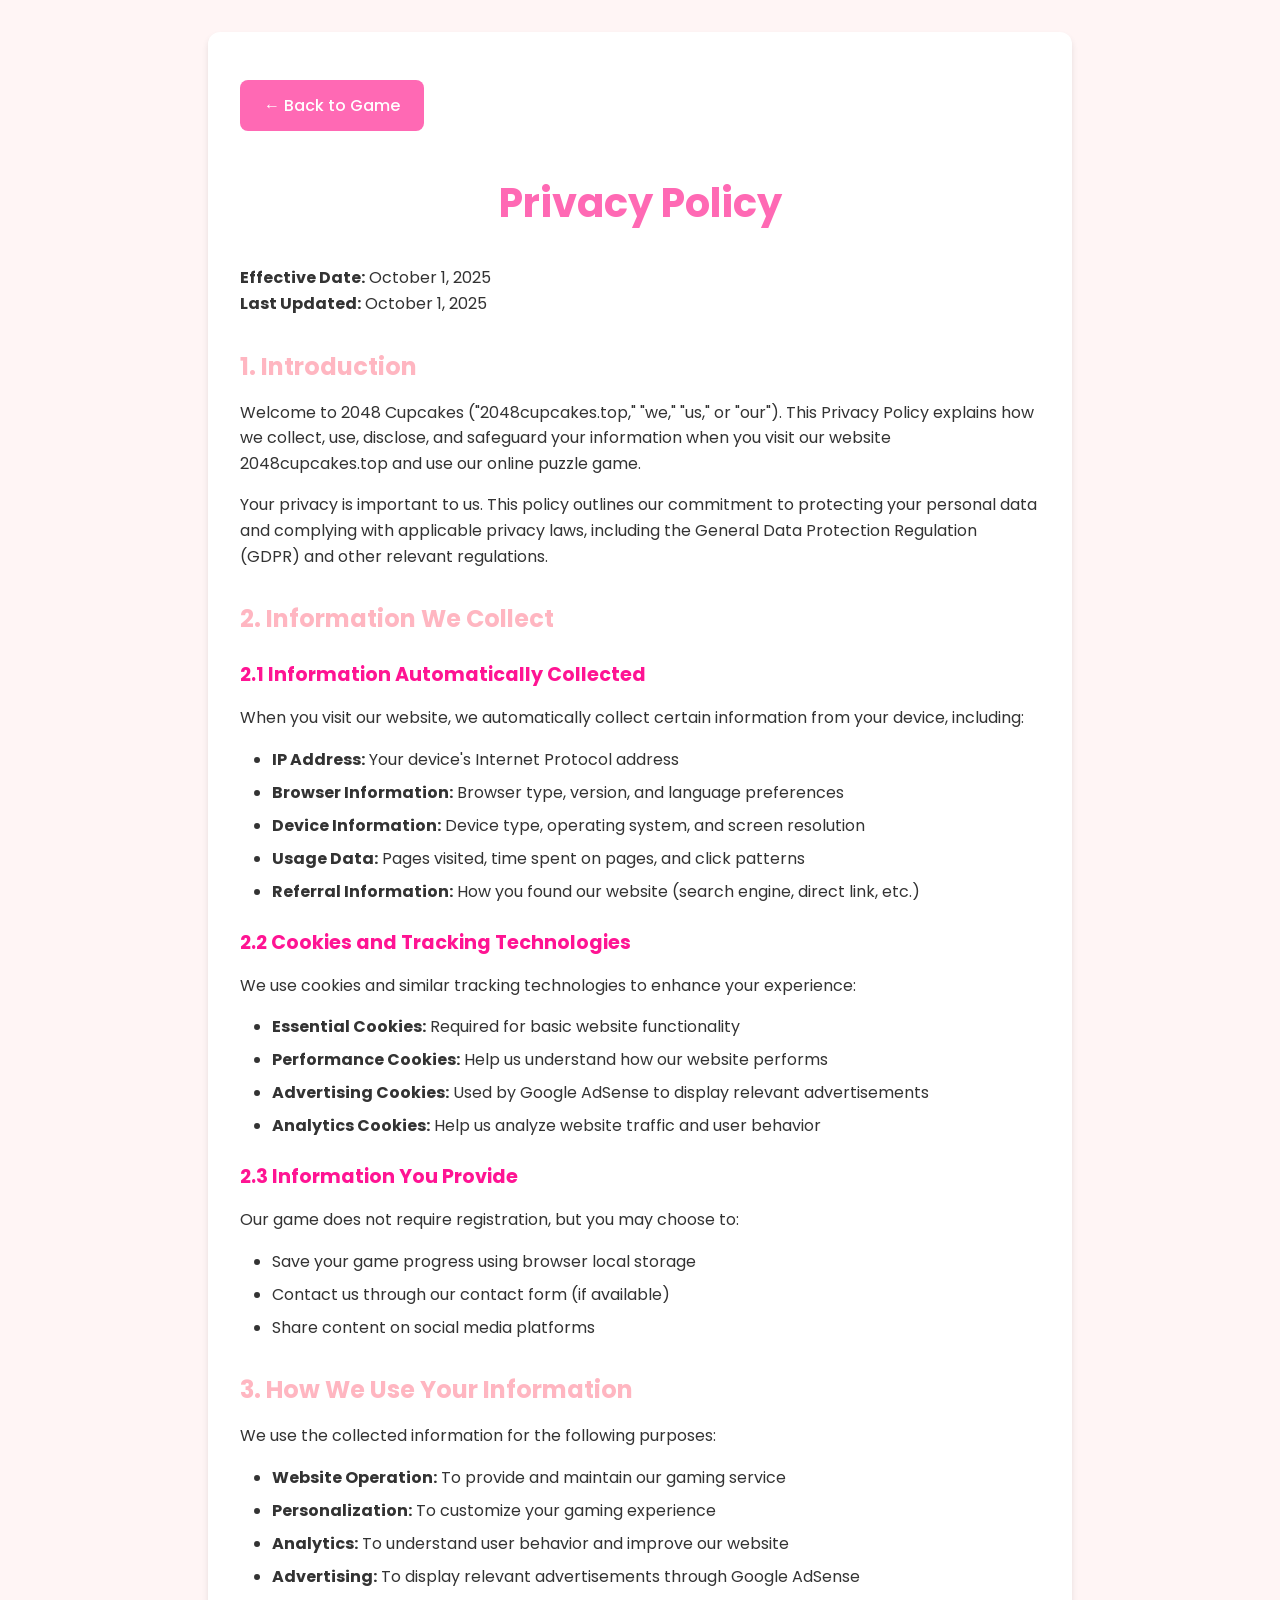
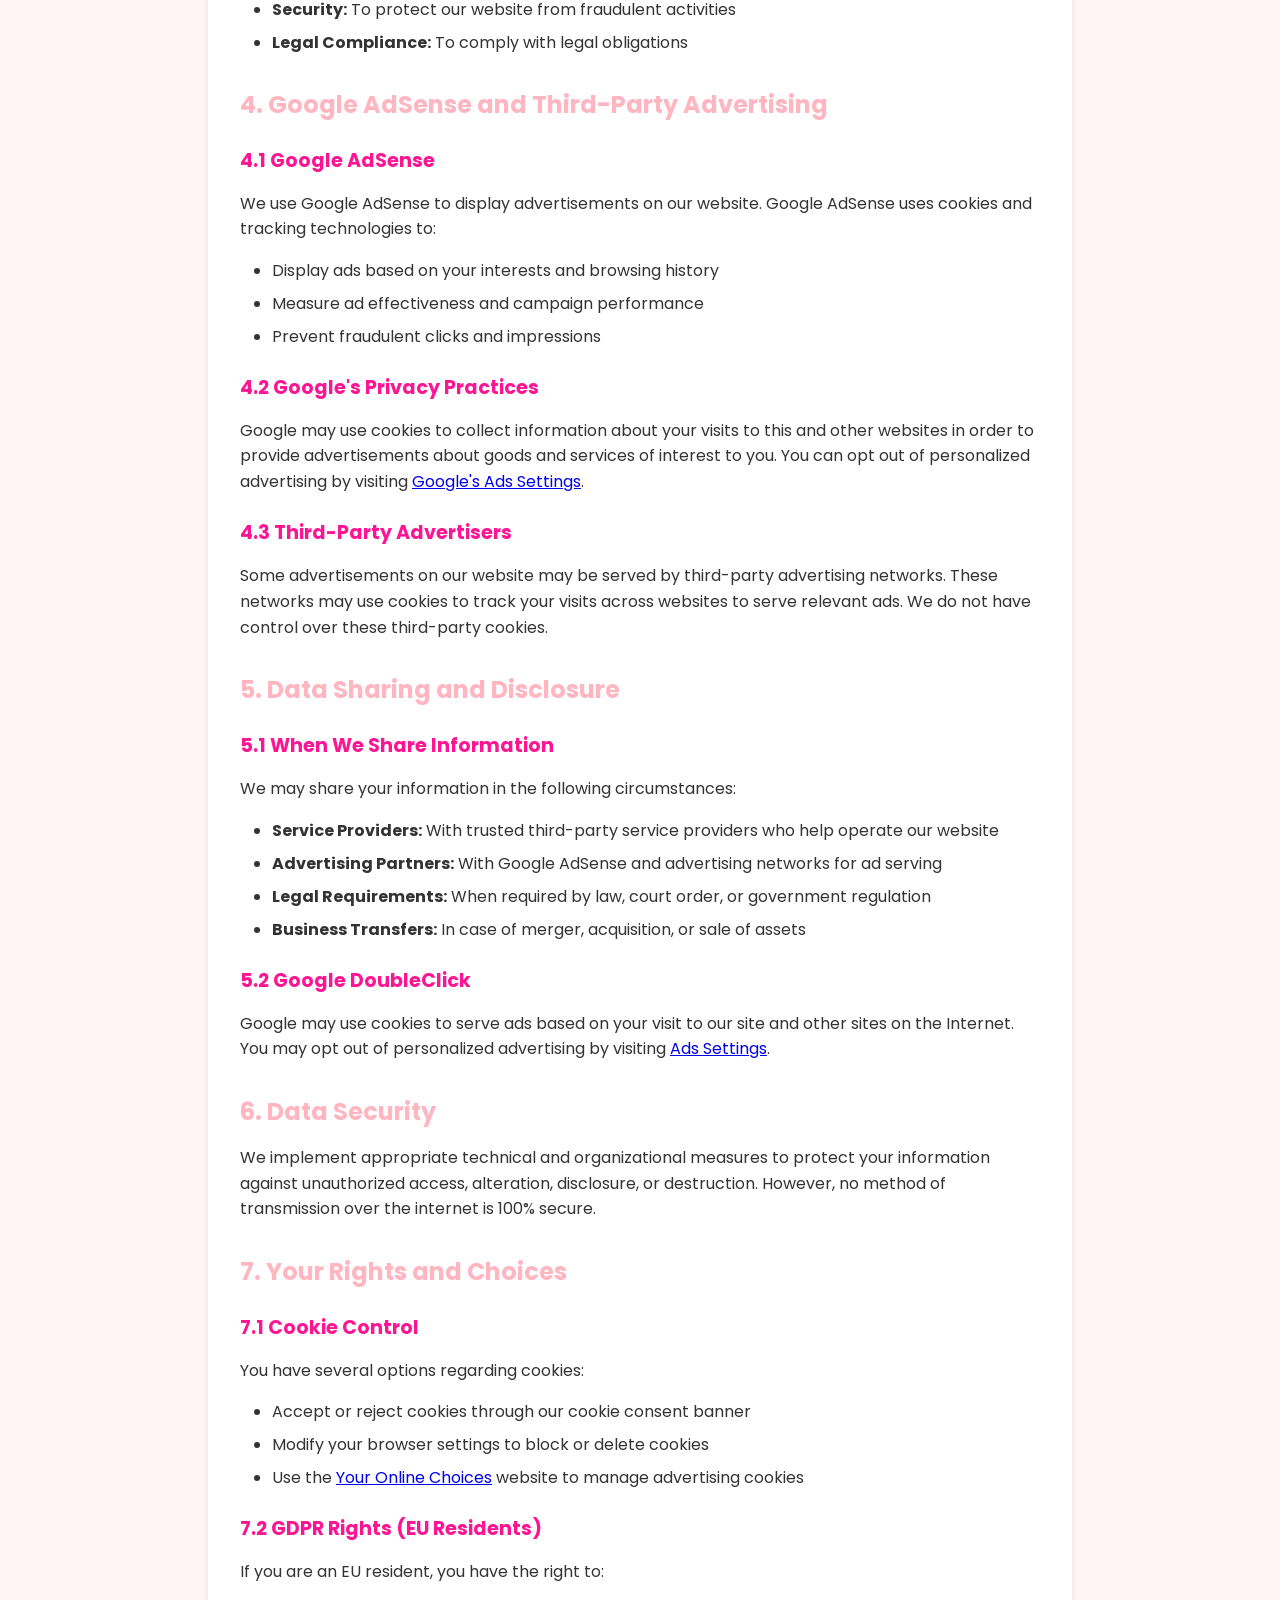
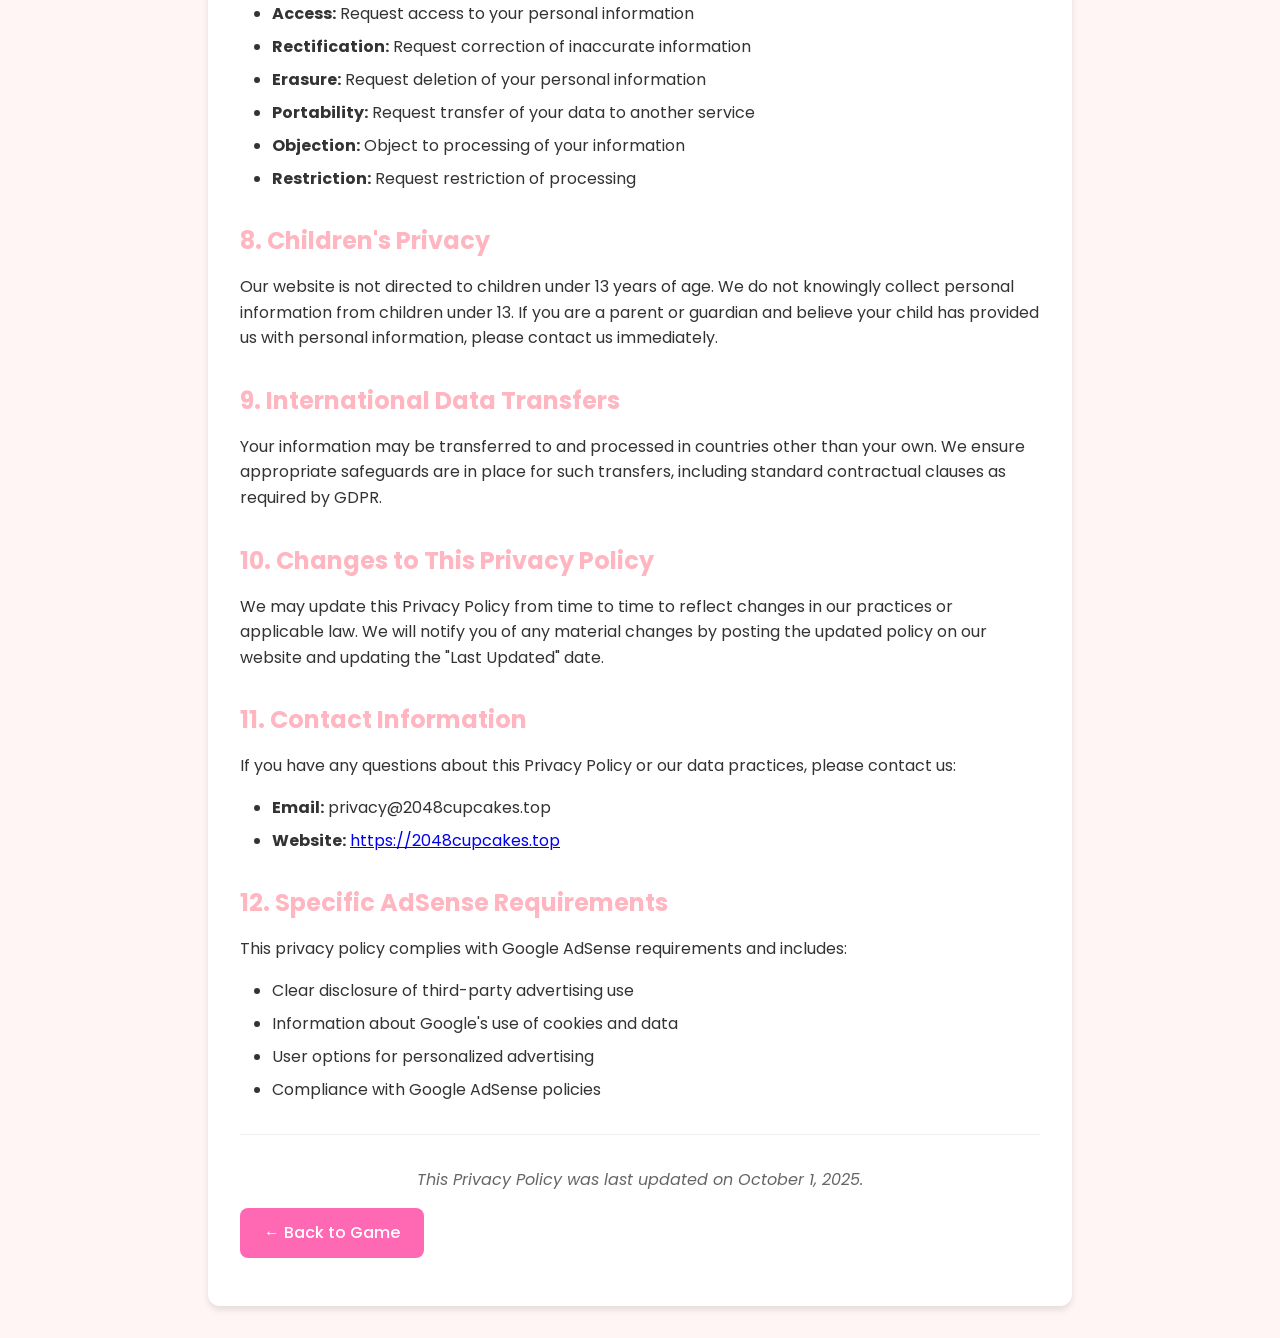
<file: privacy-policy.html>
<!DOCTYPE html>
<html lang="en">
<head>
  <meta charset="UTF-8">
  <meta name="viewport" content="width=device-width, initial-scale=1.0">
  <title>Privacy Policy - 2048 Cupcakes</title>
  <meta name="description" content="Privacy Policy for 2048 Cupcakes website. Learn how we collect, use, and protect your personal information.">
  <meta name="robots" content="index, follow">
  <link rel="canonical" href="https://2048cupcakes.top/privacy-policy" />
  <link rel="stylesheet" href="style/landing.css?v=1.0.1">
  <link href="https://fonts.googleapis.com/css2?family=Poppins:wght@400;500;600;700&display=swap" rel="stylesheet">
  <style>
    .privacy-container {
      max-width: 800px;
      margin: 2rem auto;
      padding: 2rem;
      background: var(--card-background);
      border-radius: 12px;
      box-shadow: 0 4px 6px rgba(0,0,0,0.1);
    }
    .privacy-container h1 {
      color: var(--primary-color);
      margin-bottom: 2rem;
      font-size: 2.5rem;
      text-align: center;
    }
    .privacy-container h2 {
      color: var(--secondary-color);
      margin-top: 2rem;
      margin-bottom: 1rem;
      font-size: 1.5rem;
    }
    .privacy-container h3 {
      color: var(--accent-color);
      margin-top: 1.5rem;
      margin-bottom: 0.5rem;
      font-size: 1.2rem;
    }
    .privacy-container p {
      line-height: 1.6;
      margin-bottom: 1rem;
      color: var(--text-color);
    }
    .privacy-container ul {
      margin-bottom: 1rem;
      padding-left: 2rem;
    }
    .privacy-container li {
      margin-bottom: 0.5rem;
    }
    .back-button {
      display: inline-block;
      margin: 1rem 0;
      padding: 0.8rem 1.5rem;
      background: var(--primary-color);
      color: white;
      text-decoration: none;
      border-radius: 8px;
      font-weight: 500;
      transition: all 0.3s ease;
    }
    .back-button:hover {
      background: var(--accent-color);
      transform: translateY(-2px);
    }
    .last-updated {
      text-align: center;
      font-style: italic;
      color: #666;
      margin-top: 2rem;
      padding-top: 2rem;
      border-top: 1px solid #eee;
    }
  </style>
</head>
<body>
  <div class="privacy-container">
    <a href="index.html" class="back-button">← Back to Game</a>

    <h1>Privacy Policy</h1>

    <p><strong>Effective Date:</strong> October 1, 2025<br>
    <strong>Last Updated:</strong> October 1, 2025</p>

    <h2>1. Introduction</h2>
    <p>Welcome to 2048 Cupcakes ("2048cupcakes.top," "we," "us," or "our"). This Privacy Policy explains how we collect, use, disclose, and safeguard your information when you visit our website 2048cupcakes.top and use our online puzzle game.</p>
    <p>Your privacy is important to us. This policy outlines our commitment to protecting your personal data and complying with applicable privacy laws, including the General Data Protection Regulation (GDPR) and other relevant regulations.</p>

    <h2>2. Information We Collect</h2>

    <h3>2.1 Information Automatically Collected</h3>
    <p>When you visit our website, we automatically collect certain information from your device, including:</p>
    <ul>
      <li><strong>IP Address:</strong> Your device's Internet Protocol address</li>
      <li><strong>Browser Information:</strong> Browser type, version, and language preferences</li>
      <li><strong>Device Information:</strong> Device type, operating system, and screen resolution</li>
      <li><strong>Usage Data:</strong> Pages visited, time spent on pages, and click patterns</li>
      <li><strong>Referral Information:</strong> How you found our website (search engine, direct link, etc.)</li>
    </ul>

    <h3>2.2 Cookies and Tracking Technologies</h3>
    <p>We use cookies and similar tracking technologies to enhance your experience:</p>
    <ul>
      <li><strong>Essential Cookies:</strong> Required for basic website functionality</li>
      <li><strong>Performance Cookies:</strong> Help us understand how our website performs</li>
      <li><strong>Advertising Cookies:</strong> Used by Google AdSense to display relevant advertisements</li>
      <li><strong>Analytics Cookies:</strong> Help us analyze website traffic and user behavior</li>
    </ul>

    <h3>2.3 Information You Provide</h3>
    <p>Our game does not require registration, but you may choose to:</p>
    <ul>
      <li>Save your game progress using browser local storage</li>
      <li>Contact us through our contact form (if available)</li>
      <li>Share content on social media platforms</li>
    </ul>

    <h2>3. How We Use Your Information</h2>
    <p>We use the collected information for the following purposes:</p>
    <ul>
      <li><strong>Website Operation:</strong> To provide and maintain our gaming service</li>
      <li><strong>Personalization:</strong> To customize your gaming experience</li>
      <li><strong>Analytics:</strong> To understand user behavior and improve our website</li>
      <li><strong>Advertising:</strong> To display relevant advertisements through Google AdSense</li>
      <li><strong>Security:</strong> To protect our website from fraudulent activities</li>
      <li><strong>Legal Compliance:</strong> To comply with legal obligations</li>
    </ul>

    <h2>4. Google AdSense and Third-Party Advertising</h2>

    <h3>4.1 Google AdSense</h3>
    <p>We use Google AdSense to display advertisements on our website. Google AdSense uses cookies and tracking technologies to:</p>
    <ul>
      <li>Display ads based on your interests and browsing history</li>
      <li>Measure ad effectiveness and campaign performance</li>
      <li>Prevent fraudulent clicks and impressions</li>
    </ul>

    <h3>4.2 Google's Privacy Practices</h3>
    <p>Google may use cookies to collect information about your visits to this and other websites in order to provide advertisements about goods and services of interest to you. You can opt out of personalized advertising by visiting <a href="https://www.google.com/settings/ads" target="_blank" rel="noopener">Google's Ads Settings</a>.</p>

    <h3>4.3 Third-Party Advertisers</h3>
    <p>Some advertisements on our website may be served by third-party advertising networks. These networks may use cookies to track your visits across websites to serve relevant ads. We do not have control over these third-party cookies.</p>

    <h2>5. Data Sharing and Disclosure</h2>

    <h3>5.1 When We Share Information</h3>
    <p>We may share your information in the following circumstances:</p>
    <ul>
      <li><strong>Service Providers:</strong> With trusted third-party service providers who help operate our website</li>
      <li><strong>Advertising Partners:</strong> With Google AdSense and advertising networks for ad serving</li>
      <li><strong>Legal Requirements:</strong> When required by law, court order, or government regulation</li>
      <li><strong>Business Transfers:</strong> In case of merger, acquisition, or sale of assets</li>
    </ul>

    <h3>5.2 Google DoubleClick</h3>
    <p>Google may use cookies to serve ads based on your visit to our site and other sites on the Internet. You may opt out of personalized advertising by visiting <a href="https://www.google.com/privacy/ads/" target="_blank" rel="noopener">Ads Settings</a>.</p>

    <h2>6. Data Security</h2>
    <p>We implement appropriate technical and organizational measures to protect your information against unauthorized access, alteration, disclosure, or destruction. However, no method of transmission over the internet is 100% secure.</p>

    <h2>7. Your Rights and Choices</h2>

    <h3>7.1 Cookie Control</h3>
    <p>You have several options regarding cookies:</p>
    <ul>
      <li>Accept or reject cookies through our cookie consent banner</li>
      <li>Modify your browser settings to block or delete cookies</li>
      <li>Use the <a href="https://www.youronlinechoices.com/" target="_blank" rel="noopener">Your Online Choices</a> website to manage advertising cookies</li>
    </ul>

    <h3>7.2 GDPR Rights (EU Residents)</h3>
    <p>If you are an EU resident, you have the right to:</p>
    <ul>
      <li><strong>Access:</strong> Request access to your personal information</li>
      <li><strong>Rectification:</strong> Request correction of inaccurate information</li>
      <li><strong>Erasure:</strong> Request deletion of your personal information</li>
      <li><strong>Portability:</strong> Request transfer of your data to another service</li>
      <li><strong>Objection:</strong> Object to processing of your information</li>
      <li><strong>Restriction:</strong> Request restriction of processing</li>
    </ul>

    <h2>8. Children's Privacy</h2>
    <p>Our website is not directed to children under 13 years of age. We do not knowingly collect personal information from children under 13. If you are a parent or guardian and believe your child has provided us with personal information, please contact us immediately.</p>

    <h2>9. International Data Transfers</h2>
    <p>Your information may be transferred to and processed in countries other than your own. We ensure appropriate safeguards are in place for such transfers, including standard contractual clauses as required by GDPR.</p>

    <h2>10. Changes to This Privacy Policy</h2>
    <p>We may update this Privacy Policy from time to time to reflect changes in our practices or applicable law. We will notify you of any material changes by posting the updated policy on our website and updating the "Last Updated" date.</p>

    <h2>11. Contact Information</h2>
    <p>If you have any questions about this Privacy Policy or our data practices, please contact us:</p>
    <ul>
      <li><strong>Email:</strong> privacy@2048cupcakes.top</li>
      <li><strong>Website:</strong> <a href="https://2048cupcakes.top">https://2048cupcakes.top</a></li>
    </ul>

    <h2>12. Specific AdSense Requirements</h2>
    <p>This privacy policy complies with Google AdSense requirements and includes:</p>
    <ul>
      <li>Clear disclosure of third-party advertising use</li>
      <li>Information about Google's use of cookies and data</li>
      <li>User options for personalized advertising</li>
      <li>Compliance with Google AdSense policies</li>
    </ul>

    <div class="last-updated">
      This Privacy Policy was last updated on October 1, 2025.
    </div>

    <a href="index.html" class="back-button">← Back to Game</a>
  </div>
</body>
</html>
</file>
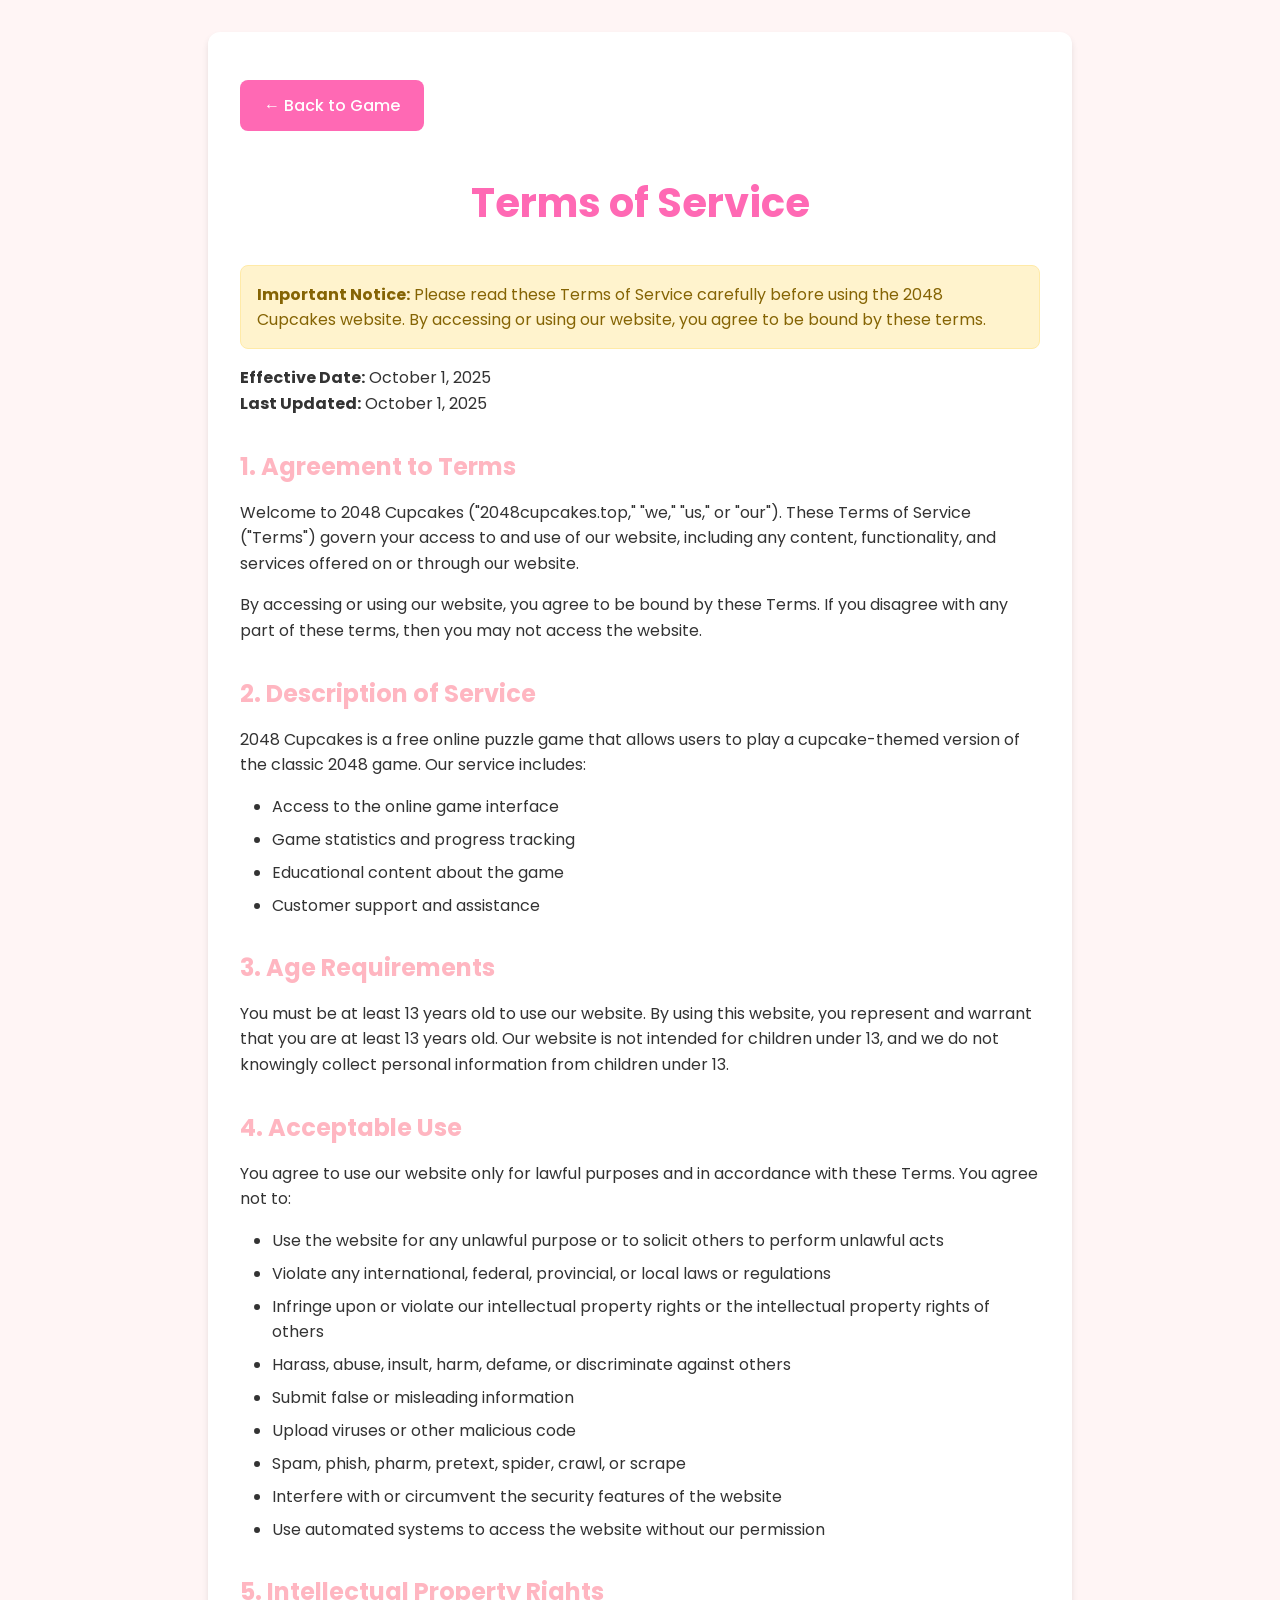
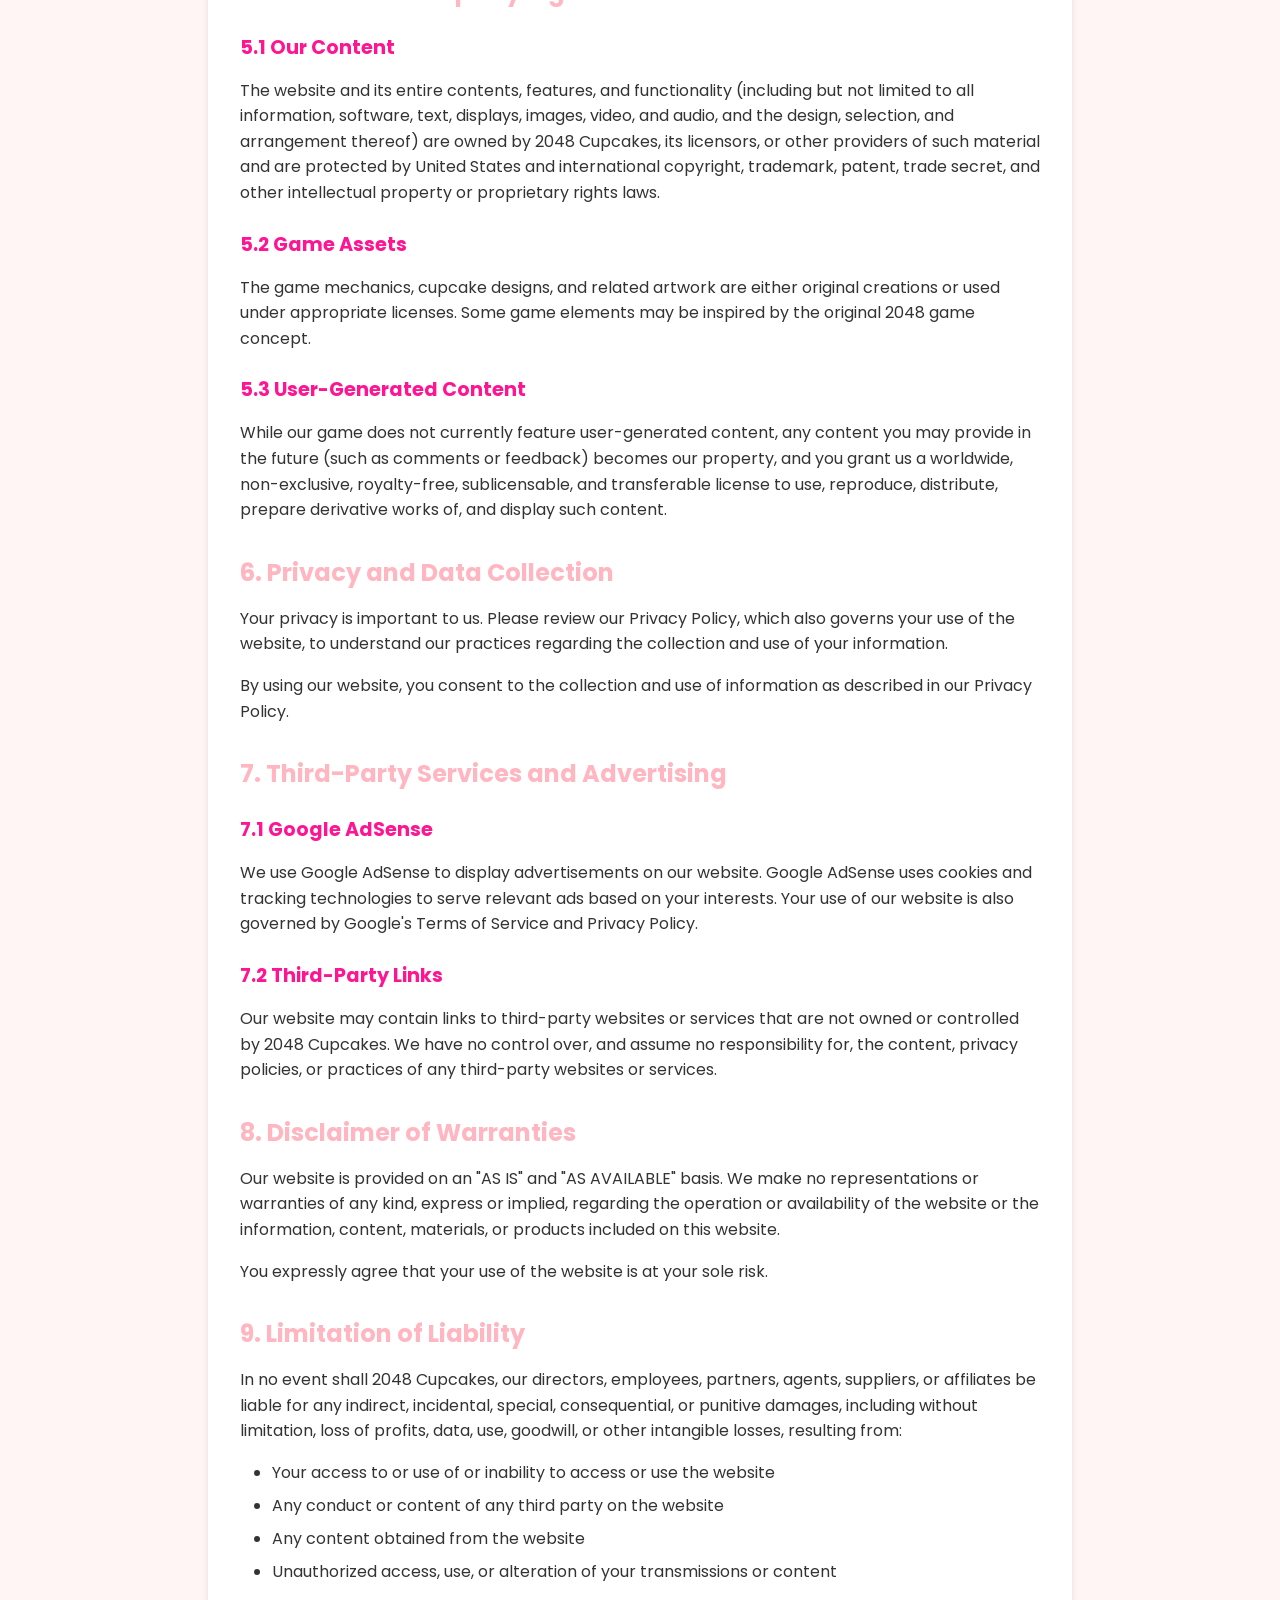
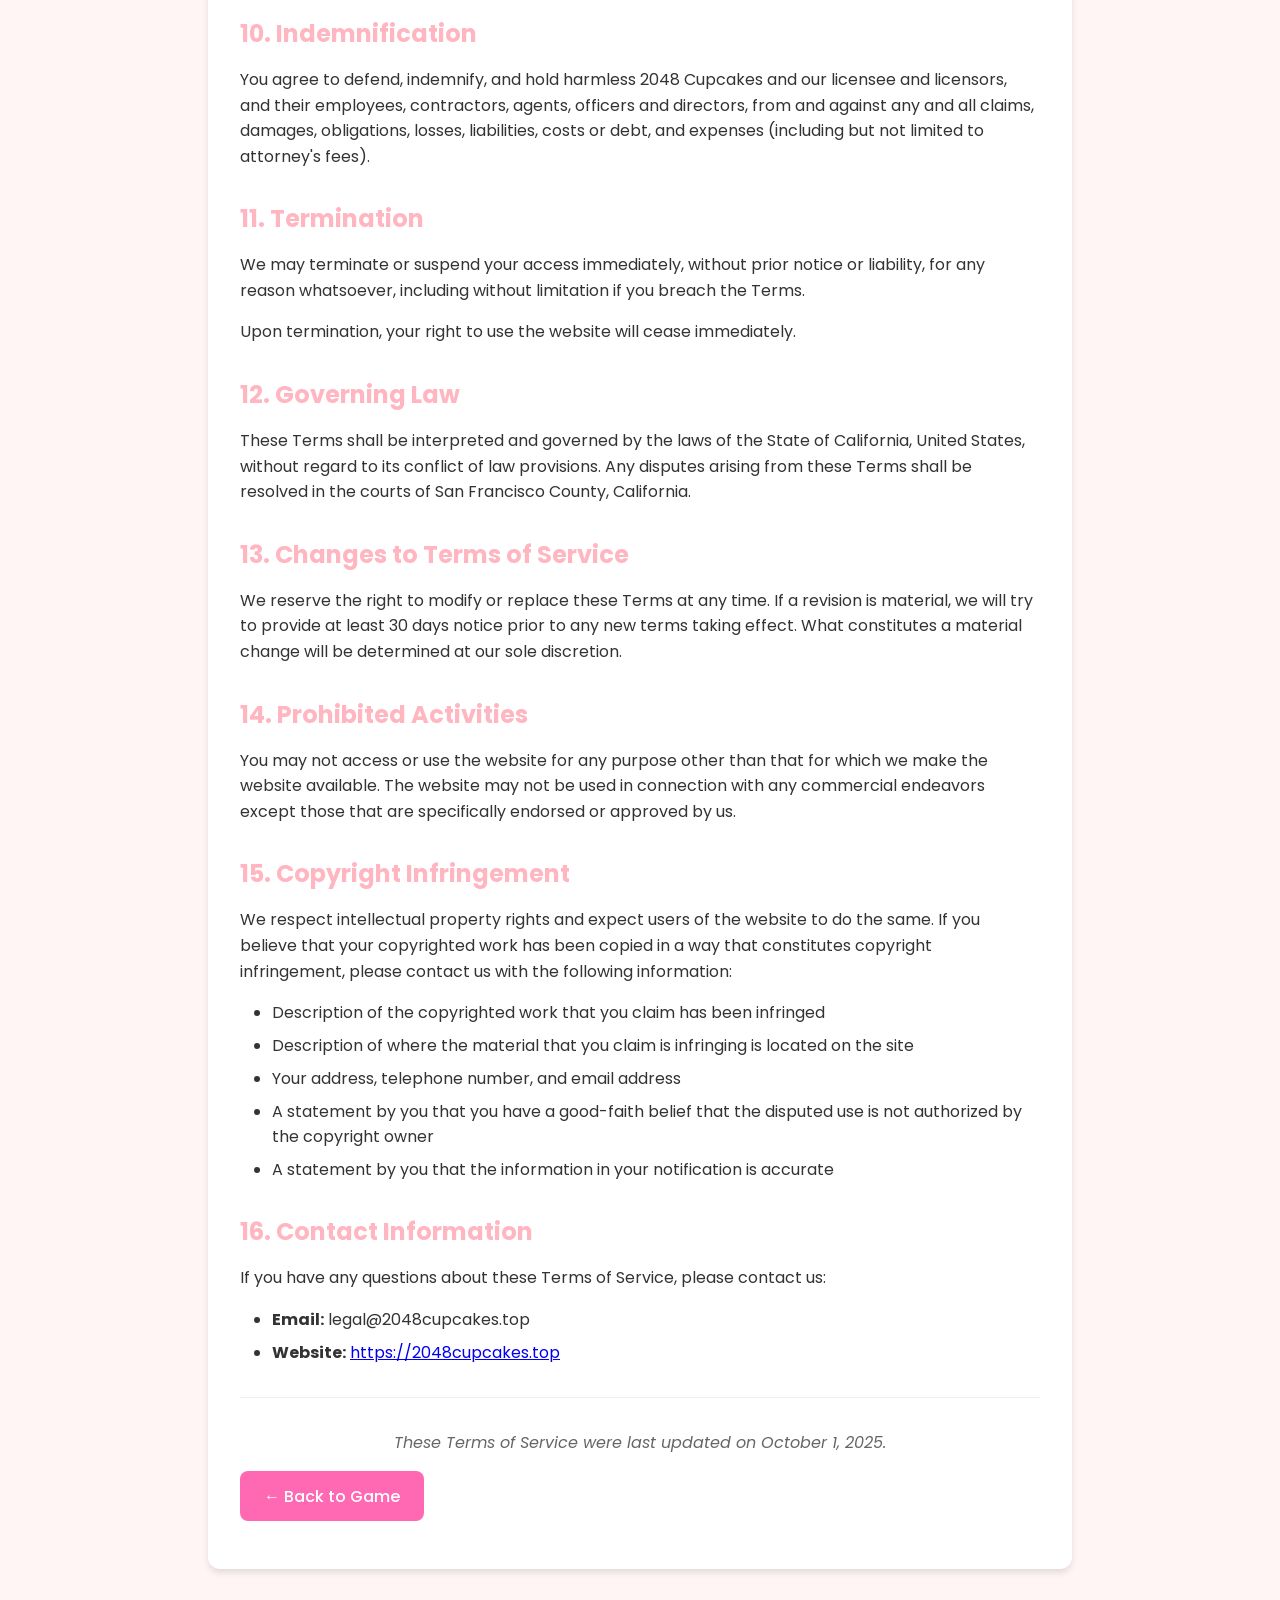
<file: terms-of-service.html>
<!DOCTYPE html>
<html lang="en">
<head>
  <meta charset="UTF-8">
  <meta name="viewport" content="width=device-width, initial-scale=1.0">
  <title>Terms of Service - 2048 Cupcakes</title>
  <meta name="description" content="Terms of Service for 2048 Cupcakes website. Read our terms and conditions for using our online puzzle game.">
  <meta name="robots" content="index, follow">
  <link rel="canonical" href="https://2048cupcakes.top/terms-of-service" />
  <link rel="stylesheet" href="style/landing.css?v=1.0.1">
  <link href="https://fonts.googleapis.com/css2?family=Poppins:wght@400;500;600;700&display=swap" rel="stylesheet">
  <style>
    .terms-container {
      max-width: 800px;
      margin: 2rem auto;
      padding: 2rem;
      background: var(--card-background);
      border-radius: 12px;
      box-shadow: 0 4px 6px rgba(0,0,0,0.1);
    }
    .terms-container h1 {
      color: var(--primary-color);
      margin-bottom: 2rem;
      font-size: 2.5rem;
      text-align: center;
    }
    .terms-container h2 {
      color: var(--secondary-color);
      margin-top: 2rem;
      margin-bottom: 1rem;
      font-size: 1.5rem;
    }
    .terms-container h3 {
      color: var(--accent-color);
      margin-top: 1.5rem;
      margin-bottom: 0.5rem;
      font-size: 1.2rem;
    }
    .terms-container p {
      line-height: 1.6;
      margin-bottom: 1rem;
      color: var(--text-color);
    }
    .terms-container ul {
      margin-bottom: 1rem;
      padding-left: 2rem;
    }
    .terms-container li {
      margin-bottom: 0.5rem;
    }
    .back-button {
      display: inline-block;
      margin: 1rem 0;
      padding: 0.8rem 1.5rem;
      background: var(--primary-color);
      color: white;
      text-decoration: none;
      border-radius: 8px;
      font-weight: 500;
      transition: all 0.3s ease;
    }
    .back-button:hover {
      background: var(--accent-color);
      transform: translateY(-2px);
    }
    .last-updated {
      text-align: center;
      font-style: italic;
      color: #666;
      margin-top: 2rem;
      padding-top: 2rem;
      border-top: 1px solid #eee;
    }
    .important-notice {
      background: #fff3cd;
      border: 1px solid #ffeaa7;
      border-radius: 8px;
      padding: 1rem;
      margin: 1rem 0;
      color: #856404;
    }
  </style>
</head>
<body>
  <div class="terms-container">
    <a href="index.html" class="back-button">← Back to Game</a>

    <h1>Terms of Service</h1>

    <div class="important-notice">
      <strong>Important Notice:</strong> Please read these Terms of Service carefully before using the 2048 Cupcakes website. By accessing or using our website, you agree to be bound by these terms.
    </div>

    <p><strong>Effective Date:</strong> October 1, 2025<br>
    <strong>Last Updated:</strong> October 1, 2025</p>

    <h2>1. Agreement to Terms</h2>
    <p>Welcome to 2048 Cupcakes ("2048cupcakes.top," "we," "us," or "our"). These Terms of Service ("Terms") govern your access to and use of our website, including any content, functionality, and services offered on or through our website.</p>
    <p>By accessing or using our website, you agree to be bound by these Terms. If you disagree with any part of these terms, then you may not access the website.</p>

    <h2>2. Description of Service</h2>
    <p>2048 Cupcakes is a free online puzzle game that allows users to play a cupcake-themed version of the classic 2048 game. Our service includes:</p>
    <ul>
      <li>Access to the online game interface</li>
      <li>Game statistics and progress tracking</li>
      <li>Educational content about the game</li>
      <li>Customer support and assistance</li>
    </ul>

    <h2>3. Age Requirements</h2>
    <p>You must be at least 13 years old to use our website. By using this website, you represent and warrant that you are at least 13 years old. Our website is not intended for children under 13, and we do not knowingly collect personal information from children under 13.</p>

    <h2>4. Acceptable Use</h2>
    <p>You agree to use our website only for lawful purposes and in accordance with these Terms. You agree not to:</p>
    <ul>
      <li>Use the website for any unlawful purpose or to solicit others to perform unlawful acts</li>
      <li>Violate any international, federal, provincial, or local laws or regulations</li>
      <li>Infringe upon or violate our intellectual property rights or the intellectual property rights of others</li>
      <li>Harass, abuse, insult, harm, defame, or discriminate against others</li>
      <li>Submit false or misleading information</li>
      <li>Upload viruses or other malicious code</li>
      <li>Spam, phish, pharm, pretext, spider, crawl, or scrape</li>
      <li>Interfere with or circumvent the security features of the website</li>
      <li>Use automated systems to access the website without our permission</li>
    </ul>

    <h2>5. Intellectual Property Rights</h2>

    <h3>5.1 Our Content</h3>
    <p>The website and its entire contents, features, and functionality (including but not limited to all information, software, text, displays, images, video, and audio, and the design, selection, and arrangement thereof) are owned by 2048 Cupcakes, its licensors, or other providers of such material and are protected by United States and international copyright, trademark, patent, trade secret, and other intellectual property or proprietary rights laws.</p>

    <h3>5.2 Game Assets</h3>
    <p>The game mechanics, cupcake designs, and related artwork are either original creations or used under appropriate licenses. Some game elements may be inspired by the original 2048 game concept.</p>

    <h3>5.3 User-Generated Content</h3>
    <p>While our game does not currently feature user-generated content, any content you may provide in the future (such as comments or feedback) becomes our property, and you grant us a worldwide, non-exclusive, royalty-free, sublicensable, and transferable license to use, reproduce, distribute, prepare derivative works of, and display such content.</p>

    <h2>6. Privacy and Data Collection</h2>
    <p>Your privacy is important to us. Please review our Privacy Policy, which also governs your use of the website, to understand our practices regarding the collection and use of your information.</p>
    <p>By using our website, you consent to the collection and use of information as described in our Privacy Policy.</p>

    <h2>7. Third-Party Services and Advertising</h2>

    <h3>7.1 Google AdSense</h3>
    <p>We use Google AdSense to display advertisements on our website. Google AdSense uses cookies and tracking technologies to serve relevant ads based on your interests. Your use of our website is also governed by Google's Terms of Service and Privacy Policy.</p>

    <h3>7.2 Third-Party Links</h3>
    <p>Our website may contain links to third-party websites or services that are not owned or controlled by 2048 Cupcakes. We have no control over, and assume no responsibility for, the content, privacy policies, or practices of any third-party websites or services.</p>

    <h2>8. Disclaimer of Warranties</h2>
    <p>Our website is provided on an "AS IS" and "AS AVAILABLE" basis. We make no representations or warranties of any kind, express or implied, regarding the operation or availability of the website or the information, content, materials, or products included on this website.</p>
    <p>You expressly agree that your use of the website is at your sole risk.</p>

    <h2>9. Limitation of Liability</h2>
    <p>In no event shall 2048 Cupcakes, our directors, employees, partners, agents, suppliers, or affiliates be liable for any indirect, incidental, special, consequential, or punitive damages, including without limitation, loss of profits, data, use, goodwill, or other intangible losses, resulting from:</p>
    <ul>
      <li>Your access to or use of or inability to access or use the website</li>
      <li>Any conduct or content of any third party on the website</li>
      <li>Any content obtained from the website</li>
      <li>Unauthorized access, use, or alteration of your transmissions or content</li>
    </ul>

    <h2>10. Indemnification</h2>
    <p>You agree to defend, indemnify, and hold harmless 2048 Cupcakes and our licensee and licensors, and their employees, contractors, agents, officers and directors, from and against any and all claims, damages, obligations, losses, liabilities, costs or debt, and expenses (including but not limited to attorney's fees).</p>

    <h2>11. Termination</h2>
    <p>We may terminate or suspend your access immediately, without prior notice or liability, for any reason whatsoever, including without limitation if you breach the Terms.</p>
    <p>Upon termination, your right to use the website will cease immediately.</p>

    <h2>12. Governing Law</h2>
    <p>These Terms shall be interpreted and governed by the laws of the State of California, United States, without regard to its conflict of law provisions. Any disputes arising from these Terms shall be resolved in the courts of San Francisco County, California.</p>

    <h2>13. Changes to Terms of Service</h2>
    <p>We reserve the right to modify or replace these Terms at any time. If a revision is material, we will try to provide at least 30 days notice prior to any new terms taking effect. What constitutes a material change will be determined at our sole discretion.</p>

    <h2>14. Prohibited Activities</h2>
    <p>You may not access or use the website for any purpose other than that for which we make the website available. The website may not be used in connection with any commercial endeavors except those that are specifically endorsed or approved by us.</p>

    <h2>15. Copyright Infringement</h2>
    <p>We respect intellectual property rights and expect users of the website to do the same. If you believe that your copyrighted work has been copied in a way that constitutes copyright infringement, please contact us with the following information:</p>
    <ul>
      <li>Description of the copyrighted work that you claim has been infringed</li>
      <li>Description of where the material that you claim is infringing is located on the site</li>
      <li>Your address, telephone number, and email address</li>
      <li>A statement by you that you have a good-faith belief that the disputed use is not authorized by the copyright owner</li>
      <li>A statement by you that the information in your notification is accurate</li>
    </ul>

    <h2>16. Contact Information</h2>
    <p>If you have any questions about these Terms of Service, please contact us:</p>
    <ul>
      <li><strong>Email:</strong> legal@2048cupcakes.top</li>
      <li><strong>Website:</strong> <a href="https://2048cupcakes.top">https://2048cupcakes.top</a></li>
    </ul>

    <div class="last-updated">
      These Terms of Service were last updated on October 1, 2025.
    </div>

    <a href="index.html" class="back-button">← Back to Game</a>
  </div>
</body>
</html>
</file>
<file: style/landing.css>
:root {
    --primary-color: #FF69B4;
    --secondary-color: #FFB6C1;
    --accent-color: #FF1493;
    --text-color: #333;
    --background-color: #FFF5F5;
    --card-background: #FFFFFF;
}

/* Navigation Header Styles */
.site-header {
    background: linear-gradient(135deg, var(--primary-color) 0%, var(--accent-color) 100%);
    box-shadow: 0 2px 10px rgba(0,0,0,0.1);
    position: sticky;
    top: 0;
    z-index: 1000;
}

.main-navigation {
    width: 100%;
}

.nav-container {
    max-width: 1200px;
    margin: 0 auto;
    padding: 0 1rem;
    display: flex;
    justify-content: space-between;
    align-items: center;
    height: 70px;
}

.nav-brand {
    display: flex;
    align-items: center;
    gap: 0.5rem;
    text-decoration: none;
    color: white;
}

.nav-logo {
    width: 40px;
    height: 40px;
    border-radius: 50%;
}

.nav-title {
    font-size: 1.5rem;
    font-weight: 700;
    color: white;
}

.nav-menu {
    display: flex;
    align-items: center;
    gap: 2rem;
}

.nav-item {
    position: relative;
}

.nav-link {
    color: white;
    text-decoration: none;
    font-weight: 500;
    padding: 0.5rem 1rem;
    border-radius: 8px;
    transition: all 0.3s ease;
    display: flex;
    align-items: center;
    gap: 0.5rem;
}

.nav-link:hover {
    background: rgba(255,255,255,0.1);
    transform: translateY(-2px);
}

.dropdown {
    position: relative;
}

.dropdown-toggle {
    cursor: pointer;
}

.dropdown-arrow {
    font-size: 0.8rem;
    transition: transform 0.3s ease;
}

.dropdown:hover .dropdown-arrow {
    transform: rotate(180deg);
}

.dropdown-menu {
    position: absolute;
    top: 100%;
    left: 0;
    background: white;
    min-width: 220px;
    border-radius: 12px;
    box-shadow: 0 8px 25px rgba(0,0,0,0.15);
    opacity: 0;
    visibility: hidden;
    transform: translateY(-10px);
    transition: all 0.3s ease;
    margin-top: 0.5rem;
}

.dropdown:hover .dropdown-menu {
    opacity: 1;
    visibility: visible;
    transform: translateY(0);
}

.dropdown-item {
    display: block;
    padding: 0.8rem 1.2rem;
    color: var(--text-color);
    text-decoration: none;
    transition: all 0.3s ease;
    border-bottom: 1px solid #f0f0f0;
}

.dropdown-item:first-child {
    border-radius: 12px 12px 0 0;
}

.dropdown-item:last-child {
    border-radius: 0 0 12px 12px;
    border-bottom: none;
}

.dropdown-item:hover {
    background: var(--background-color);
    color: var(--primary-color);
    padding-left: 1.5rem;
}

.dropdown-divider {
    height: 1px;
    background: #e0e0e0;
    margin: 0.5rem 0;
}

.mobile-menu-toggle {
    display: none;
    flex-direction: column;
    background: none;
    border: none;
    cursor: pointer;
    padding: 0.5rem;
}

.hamburger-line {
    width: 25px;
    height: 3px;
    background: white;
    margin: 2px 0;
    border-radius: 2px;
    transition: all 0.3s ease;
}

/* Mobile Responsive */
@media (max-width: 768px) {
    .nav-container {
        padding: 0 1rem;
    }

    .nav-menu {
        position: fixed;
        top: 70px;
        left: -100%;
        width: 100%;
        background: linear-gradient(135deg, var(--primary-color) 0%, var(--accent-color) 100%);
        flex-direction: column;
        padding: 2rem;
        gap: 1rem;
        transition: left 0.3s ease;
        box-shadow: 0 4px 15px rgba(0,0,0,0.1);
    }

    .nav-menu.active {
        left: 0;
    }

    .mobile-menu-toggle {
        display: flex;
    }

    .dropdown-menu {
        position: static;
        opacity: 1;
        visibility: visible;
        transform: none;
        box-shadow: none;
        background: rgba(255,255,255,0.1);
        margin-top: 0.5rem;
        border-radius: 8px;
    }

    .dropdown-item {
        color: white;
        border-bottom: 1px solid rgba(255,255,255,0.1);
    }

    .dropdown-item:hover {
        background: rgba(255,255,255,0.1);
        color: white;
    }

    .dropdown-divider {
        background: rgba(255,255,255,0.2);
    }
}

/* Cookie Consent Banner Styles */
.cookie-consent-banner {
    position: fixed;
    bottom: 0;
    left: 0;
    right: 0;
    background: linear-gradient(135deg, rgba(255, 105, 180, 0.95) 0%, rgba(255, 20, 147, 0.95) 100%);
    color: white;
    padding: 1.5rem;
    z-index: 10000;
    box-shadow: 0 -4px 20px rgba(0,0,0,0.2);
    backdrop-filter: blur(10px);
    display: none;
}

.cookie-content {
    max-width: 1200px;
    margin: 0 auto;
    display: flex;
    align-items: center;
    justify-content: space-between;
    gap: 2rem;
    flex-wrap: wrap;
}

.cookie-message h3 {
    margin: 0 0 0.5rem 0;
    font-size: 1.2rem;
}

.cookie-message p {
    margin: 0;
    font-size: 0.9rem;
    line-height: 1.4;
}

.cookie-message a {
    color: white;
    text-decoration: underline;
    font-weight: 600;
}

.cookie-buttons {
    display: flex;
    gap: 1rem;
    flex-wrap: wrap;
}

.cookie-btn {
    padding: 0.8rem 1.5rem;
    border: none;
    border-radius: 25px;
    font-weight: 600;
    cursor: pointer;
    transition: all 0.3s ease;
    font-size: 0.9rem;
    text-decoration: none;
    display: inline-block;
}

.cookie-btn.accept {
    background: white;
    color: var(--primary-color);
}

.cookie-btn.accept:hover {
    transform: translateY(-2px);
    box-shadow: 0 4px 12px rgba(255,255,255,0.3);
}

.cookie-btn.reject {
    background: rgba(255,255,255,0.2);
    color: white;
    border: 2px solid white;
}

.cookie-btn.reject:hover {
    background: rgba(255,255,255,0.3);
    transform: translateY(-2px);
}

.cookie-btn.settings {
    background: rgba(255,255,255,0.1);
    color: white;
    border: 2px solid rgba(255,255,255,0.5);
}

.cookie-btn.settings:hover {
    background: rgba(255,255,255,0.2);
    transform: translateY(-2px);
}

/* Cookie Settings Modal */
.cookie-modal {
    display: none;
    position: fixed;
    z-index: 10001;
    left: 0;
    top: 0;
    width: 100%;
    height: 100%;
    background-color: rgba(0,0,0,0.5);
    backdrop-filter: blur(5px);
}

.cookie-modal-content {
    background-color: white;
    margin: 5% auto;
    padding: 0;
    border-radius: 15px;
    width: 90%;
    max-width: 600px;
    box-shadow: 0 10px 40px rgba(0,0,0,0.2);
    animation: modalSlideIn 0.3s ease;
}

@keyframes modalSlideIn {
    from {
        opacity: 0;
        transform: translateY(-50px);
    }
    to {
        opacity: 1;
        transform: translateY(0);
    }
}

.cookie-modal-header {
    background: linear-gradient(135deg, var(--primary-color) 0%, var(--accent-color) 100%);
    color: white;
    padding: 1.5rem;
    border-radius: 15px 15px 0 0;
    display: flex;
    justify-content: space-between;
    align-items: center;
}

.cookie-modal-header h3 {
    margin: 0;
    font-size: 1.3rem;
}

.close-modal {
    background: none;
    border: none;
    color: white;
    font-size: 2rem;
    cursor: pointer;
    padding: 0;
    width: 40px;
    height: 40px;
    display: flex;
    align-items: center;
    justify-content: center;
    border-radius: 50%;
    transition: background-color 0.3s ease;
}

.close-modal:hover {
    background-color: rgba(255,255,255,0.2);
}

.cookie-modal-body {
    padding: 2rem;
}

.cookie-category {
    display: flex;
    justify-content: space-between;
    align-items: center;
    padding: 1.5rem 0;
    border-bottom: 1px solid #eee;
}

.cookie-category:last-child {
    border-bottom: none;
}

.cookie-category h4 {
    margin: 0 0 0.5rem 0;
    color: var(--primary-color);
    font-size: 1.1rem;
}

.cookie-category p {
    margin: 0;
    color: #666;
    font-size: 0.9rem;
    max-width: 70%;
}

.cookie-modal-footer {
    padding: 1.5rem 2rem;
    background: #f8f9fa;
    border-radius: 0 0 15px 15px;
    display: flex;
    gap: 1rem;
    justify-content: flex-end;
}

.cookie-btn.save {
    background: var(--primary-color);
    color: white;
}

.cookie-btn.save:hover {
    background: var(--accent-color);
    transform: translateY(-2px);
}

.cookie-btn.accept-all {
    background: #28a745;
    color: white;
}

.cookie-btn.accept-all:hover {
    background: #218838;
    transform: translateY(-2px);
}

/* Toggle Switch */
.toggle {
    position: relative;
    display: inline-block;
    width: 60px;
    height: 34px;
}

.toggle input {
    opacity: 0;
    width: 0;
    height: 0;
}

.slider {
    position: absolute;
    cursor: pointer;
    top: 0;
    left: 0;
    right: 0;
    bottom: 0;
    background-color: #ccc;
    transition: .4s;
    border-radius: 34px;
}

.slider:before {
    position: absolute;
    content: "";
    height: 26px;
    width: 26px;
    left: 4px;
    bottom: 4px;
    background-color: white;
    transition: .4s;
    border-radius: 50%;
}

input:checked + .slider {
    background-color: var(--primary-color);
}

input:focus + .slider {
    box-shadow: 0 0 1px var(--primary-color);
}

input:checked + .slider:before {
    transform: translateX(26px);
}

input:disabled + .slider {
    opacity: 0.6;
    cursor: not-allowed;
}

/* Responsive Design */
@media (max-width: 768px) {
    .cookie-content {
        flex-direction: column;
        text-align: center;
    }

    .cookie-buttons {
        justify-content: center;
        width: 100%;
    }

    .cookie-btn {
        flex: 1;
        min-width: 120px;
    }

    .cookie-modal-content {
        margin: 2% auto;
        width: 95%;
    }

    .cookie-category {
        flex-direction: column;
        text-align: center;
        gap: 1rem;
    }

    .cookie-category p {
        max-width: 100%;
    }

    .cookie-modal-footer {
        flex-direction: column;
    }
}

body {
    margin: 0;
    padding: 0;
    font-family: 'Poppins', sans-serif;
    background-color: var(--background-color);
    color: var(--text-color);
}

.hero-split {
    display: flex;
    min-height: 100vh;
    padding: 1rem;
    gap: 2rem;
    max-width: 1440px;
    margin: 0 auto;
    align-items: flex-start;
}

.content-left {
    flex: 1.2;
    position: sticky;
    top: 1rem;
    height: calc(100vh - 2rem);
    display: flex;
    align-items: center;
    min-width: 500px;
    /* 添加最小宽度确保游戏区域不会太窄 */
}

.content-right {
    flex: 1;
    padding: 2rem;
    display: flex;
    flex-direction: column;
    gap: 3rem;
}

.brand {
    display: flex;
    align-items: center;
    gap: 1rem;
    margin-bottom: 2rem;
}

.logo {
    width: 60px;
    height: 60px;
    object-fit: contain;
}

.hero-content {
    margin-bottom: 2rem;
}

.featured-text {
    font-size: 1.2rem;
    line-height: 1.6;
    margin: 1.5rem 0;
}

.cta-buttons {
    display: flex;
    gap: 1rem;
    margin: 2rem 0;
}

/* Learn More Section */
.learn-more-section {
    margin-top: 2rem;
    padding: 2rem;
    background: rgba(255, 255, 255, 0.9);
    border-radius: 15px;
    box-shadow: 0 8px 25px rgba(0, 0, 0, 0.1);
    border: 2px solid var(--secondary-color);
    animation: fadeInUp 0.8s ease-out;
}

.learn-more-section h3 {
    color: var(--primary-color);
    font-size: 1.8rem;
    margin-bottom: 1rem;
    text-align: center;
    font-weight: 600;
}

.learn-more-section p {
    color: var(--text-color);
    font-size: 1.1rem;
    line-height: 1.6;
    margin-bottom: 1.5rem;
    text-align: center;
}

.learn-more-features {
    display: grid;
    grid-template-columns: repeat(auto-fit, minmax(200px, 1fr));
    gap: 1rem;
    margin-top: 1.5rem;
}

.feature-item {
    display: flex;
    align-items: center;
    gap: 0.8rem;
    padding: 0.8rem;
    background: linear-gradient(135deg, var(--secondary-color) 0%, rgba(255, 182, 193, 0.3) 100%);
    border-radius: 10px;
    transition: transform 0.3s ease, box-shadow 0.3s ease;
}

.feature-item:hover {
    transform: translateY(-2px);
    box-shadow: 0 5px 15px rgba(255, 105, 180, 0.3);
}

.feature-icon {
    font-size: 1.5rem;
    min-width: 30px;
}

.feature-item span:last-child {
    font-size: 0.95rem;
    font-weight: 500;
    color: var(--text-color);
}

@keyframes fadeInUp {
    from {
        opacity: 0;
        transform: translateY(30px);
    }
    to {
        opacity: 1;
        transform: translateY(0);
    }
}

.play-button {
    padding: 1rem 2rem;
    border-radius: 8px;
    font-weight: 600;
    text-decoration: none;
    transition: all 0.3s ease;
}

.play-button.primary {
    background: var(--primary-color);
    color: white;
}

.play-button.secondary {
    background: var(--secondary-color);
    color: var(--text-color);
}

.quick-stats {
    display: flex;
    gap: 2rem;
    margin: 2rem 0;
}

.stat {
    display: flex;
    flex-direction: column;
    gap: 0.5rem;
}

.stat .number {
    font-size: 1.5rem;
    font-weight: 700;
    color: var(--primary-color);
}

.features-grid {
    display: grid;
    grid-template-columns: repeat(auto-fit, minmax(240px, 1fr));
    gap: 1.5rem;
    margin: 2rem 0;
}

.feature-card {
    background: var(--card-background);
    padding: 1.5rem;
    border-radius: 12px;
    box-shadow: 0 4px 15px rgba(0, 0, 0, 0.05);
    transition: transform 0.3s ease;
}

.feature-card:hover {
    transform: translateY(-5px);
}

.feature-card .icon {
    font-size: 2rem;
    margin-bottom: 1rem;
}

.feature-card h3 {
    margin: 0.5rem 0;
    color: var(--text-color);
}

.feature-card p {
    margin: 0;
    color: #666;
    line-height: 1.5;
}

.game-wrapper {
    position: relative;
    width: 100%;
    height: 100vh;
    /* 从95vh改为98vh */
    border-radius: 20px;
    overflow: hidden;
    box-shadow: 0 8px 30px rgba(0, 0, 0, 0.15);
}

.game-preview {
    width: 100%;
    height: 100%;
    border: none;
    overflow: hidden;
    /* 添加这行确保iframe内容不会出现滚动条 */
}

.game-overlay {
    position: absolute;
    bottom: 0;
    left: 0;
    right: 0;
    padding: 1rem;
    background: linear-gradient(transparent, rgba(0, 0, 0, 0.7));
    color: white;
    text-align: center;
}

.steps {
    display: flex;
    flex-direction: column;
    gap: 1rem;
}

.step {
    display: flex;
    align-items: center;
    gap: 1rem;
    background: var(--card-background);
    padding: 1rem;
    border-radius: 10px;
    box-shadow: 0 2px 10px rgba(0, 0, 0, 0.05);
}

.step-number {
    width: 30px;
    height: 30px;
    background: var(--primary-color);
    color: white;
    border-radius: 50%;
    display: flex;
    align-items: center;
    justify-content: center;
    font-weight: bold;
}

footer {
    background: white;
    padding: 2rem;
    margin-top: 3rem;
}

.footer-content {
    max-width: 1440px;
    margin: 0 auto;
    display: flex;
    justify-content: space-between;
    align-items: center;
}

footer nav.footer-links {
    display: flex !important;
    gap: 2rem !important;
    justify-content: center;
}

footer nav.footer-links a {
    color: var(--text-color) !important;
    text-decoration: none !important;
    font-weight: 500 !important;
    transition: color 0.3s ease !important;
    margin: 0 !important;
    padding: 0.5rem 0 !important;
}

footer nav.footer-links a:hover {
    color: var(--primary-color) !important;
}

@media (max-width: 1200px) {

    /* 将断点从 1024px 提高到 1200px */
    .hero-split {
        flex-direction: column;
        align-items: center;
        justify-content: flex-start;
        padding: 1rem;
    }

    .content-left {
        position: relative;
        height: auto;
        min-height: 500px;
        top: 0;
        min-width: 100%;
        max-width: 600px;
        width: 100%;
        display: flex;
        align-items: center;
        justify-content: center;
        margin: 0 auto 2rem auto;
    }

    .content-right {
        padding: 1.5rem;
        gap: 2rem;
        width: 100%;
        max-width: 800px;
        margin: 0 auto;
    }

    .features-grid {
        grid-template-columns: repeat(auto-fit, minmax(200px, 1fr));
    }

    .cta-buttons {
        flex-direction: column;
        max-width: 400px;
        margin: 2rem auto;
    }

    .play-button {
        width: 100%;
        text-align: center;
    }

    .quick-stats {
        flex-direction: column;
        gap: 1rem;
    }
}

@media (max-width: 768px) {
    body {
        font-size: 16px;
    }

    .content-right {
        padding: 1rem;
    }

    .featured-text {
        font-size: 1rem;
    }

    .footer-content {
        flex-direction: column;
        gap: 2rem;
        text-align: center;
    }

    /* Learn More Section Mobile Styles */
    .learn-more-section {
        margin-top: 1.5rem;
        padding: 1.5rem;
    }

    .learn-more-section h3 {
        font-size: 1.5rem;
    }

    .learn-more-section p {
        font-size: 1rem;
    }

    .learn-more-features {
        grid-template-columns: 1fr;
        gap: 0.8rem;
    }

    .feature-item {
        padding: 0.6rem;
    }

    .feature-icon {
        font-size: 1.2rem;
    }

    footer nav.footer-links {
        flex-wrap: wrap !important;
        justify-content: center !important;
        gap: 1.5rem !important;
    }

    .game-wrapper {
        height: auto;
        min-height: 450px;
        max-height: 70vh;
        margin: 1rem auto;
    }

    .cta-buttons {
        max-width: 100%;
    }

    /* 移动端触摸优化 */
    .play-full {
        min-height: 44px;
        font-size: 16px;
        padding: 12px 20px;
        touch-action: manipulation;
        -webkit-tap-highlight-color: transparent;
    }

    .play-button {
        min-height: 44px;
        font-size: 16px;
        padding: 12px 20px;
        touch-action: manipulation;
        -webkit-tap-highlight-color: transparent;
    }

    /* 移动端品牌区域 */
    .brand {
        justify-content: center;
        margin-bottom: 1rem;
    }

    .logo {
        width: 50px;
        height: 50px;
    }

    /* 移动端标题优化 */
    h1 {
        font-size: 1.8rem;
        text-align: center;
    }

    h2 {
        font-size: 1.5rem;
        text-align: center;
    }

    /* 移动端特性卡片 */
    .features-grid {
        grid-template-columns: 1fr;
        gap: 1rem;
    }

    .feature-card {
        padding: 1rem;
        text-align: center;
    }

    /* 移动端步骤 */
    .step {
        padding: 1rem;
        text-align: center;
        flex-direction: column;
        gap: 0.5rem;
    }

    /* 移动端统计 */
    .quick-stats {
        text-align: center;
    }

    .stat {
        align-items: center;
    }

    /* 移动端Cookie横幅优化 */
    .cookie-content {
        flex-direction: column;
        text-align: center;
        gap: 1rem;
    }

    .cookie-buttons {
        flex-wrap: wrap;
        justify-content: center;
    }

    .cookie-btn {
        min-height: 44px;
        padding: 12px 16px;
        font-size: 14px;
    }
}
.play-full {
    padding: 0.8rem 1.5rem;
    background: var(--primary-color);
    color: white;
    border: none;
    border-radius: 8px;
    font-weight: 600;
    cursor: pointer;
    transition: all 0.3s ease;
}

.play-full:hover {
    background: var(--accent-color);
    transform: translateY(-2px);
}

/* 全屏时的样式 */
.game-preview:fullscreen {
    width: 100vw;
    height: 100vh;
    background: white;
}

/* 移动端全屏样式 */
.game-wrapper.mobile-fullscreen {
    position: fixed;
    top: 0;
    left: 0;
    width: 100vw;
    height: 100vh;
    z-index: 9999;
    border-radius: 0;
    display: flex;
    align-items: center;
    justify-content: center;
    background: #fff;
}

.game-wrapper.mobile-fullscreen .game-preview {
    width: 100%;
    height: 100%;
    max-width: 100vh;
    max-height: 100vw;
    margin: auto;
}

.game-wrapper.mobile-fullscreen .game-overlay {
    background: none;
    position: absolute;
    top: 20px;
    right: 20px;
    padding: 0;
    bottom: auto;
    left: auto;
}

.game-wrapper.mobile-fullscreen .play-full {
    background: rgba(0, 0, 0, 0.7);
    padding: 10px 15px;
    border-radius: 20px;
    font-size: 14px;
}

/* 移动端游戏容器优化 */
@media (max-width: 768px) {
    .game-wrapper {
        height: auto;
        min-height: 500px;
        max-height: 80vh;
        position: relative;
        margin: 1rem auto;
    }

    .game-preview {
        min-height: 500px;
        max-height: 80vh;
    }

    .content-left {
        position: relative;
        top: 0;
        height: auto;
        min-height: 500px;
        display: flex;
        align-items: center;
        justify-content: center;
        padding: 1rem;
    }

    .game-overlay {
        position: absolute;
        bottom: 0;
        left: 0;
        right: 0;
        padding: 1rem;
        background: linear-gradient(transparent, rgba(0, 0, 0, 0.7));
        color: white;
        text-align: center;
    }
}
</file>
<file: games/2048-Cupcakes/style/main.css>
@import url(fonts/clear-sans.css);
/* $tile-gold-glow-color: lighten($tile-gold-color, 15%); */
html, body {
  margin: 0;
  padding: 0;
  background-color: #fff;
  color: #4d2523;
  font-family: "Clear Sans", "Helvetica Neue", Arial, sans-serif;
  font-size: 18px; }

body {
  padding: 80px 0;
  background-image: url(img/bg.jpg);
  background-position: top center;
  background-repeat: no-repeat; }

.heading:after {
  content: "";
  display: block;
  clear: both; }

h1.title {
  font-size: 80px;
  font-weight: bold;
  margin: 0;
  display: block;
  text-align: center; }
  h1.title small {
    font-size: 60px; }

.title-container {
  position: relative;
  display: inline-block;
  padding-bottom: 10px; }

@-webkit-keyframes move-up {
  0% {
    top: 25px;
    opacity: 1; }

  100% {
    top: -50px;
    opacity: 0; } }
@-moz-keyframes move-up {
  0% {
    top: 25px;
    opacity: 1; }

  100% {
    top: -50px;
    opacity: 0; } }
@keyframes move-up {
  0% {
    top: 25px;
    opacity: 1; }

  100% {
    top: -50px;
    opacity: 0; } }
.scores-container, .scores-points {
  text-align: right; }

.score-container, .best-container,
.score-points, .best-points {
  overflow: hidden;
  position: relative;
  display: inline-block;
  background: #f67098;
  padding: 15px 0px;
  font-size: 19px;
  text-transform: capitalize;
  height: 19px;
  line-height: 41px;
  font-weight: bold;
  border-radius: 3px;
  color: white;
  margin-top: 8px;
  margin-bottom: 16px;
  text-align: center;
  width: 49%;
  float: left; }
  .score-container:after, .best-container:after,
	.score-points:after, .best-points:after {
    position: absolute;
    width: 100%;
    top: 10px;
    left: 0;
    text-transform: uppercase;
    font-size: 13px;
    line-height: 13px;
    text-align: center;
    color: #3c1b1a; }
  .score-container .score-addition, .best-container .score-addition,
	.score-points .score-addition, .best-points .score-addition {
    position: absolute;
    /*right: 60px;*/
    width: 100%;
    text-align: center;
    color: red;
    font-size: 19px;
    line-height: 19px;
    font-weight: bold;
    color: rgba(77, 37, 35, 0.9);
    z-index: 100;
    -webkit-animation: move-up 600ms ease-in;
    -moz-animation: move-up 600ms ease-in;
    animation: move-up 600ms ease-in;
    -webkit-animation-fill-mode: both;
    -moz-animation-fill-mode: both;
    animation-fill-mode: both; }

.best-container {
  float: right; }
.best-points {
  float: right; }

.score-container:after {
  content: "Cupcake"; }
.score-points:after {
  content: "Kcal"; }

.best-container:after {
  content: "Cupcake Max"; }
.best-points:after {
	content: "Kcal Max"; }

p {
  margin-top: 0;
  margin-bottom: 10px;
  line-height: 1.65; }

a {
  color: #4d2523;
  font-weight: bold;
  text-decoration: underline;
  cursor: pointer; }

strong.important {
  text-transform: uppercase; }

hr {
  border: none;
  border-bottom: 1px solid #fbb8cc;
  margin-top: 20px;
  margin-bottom: 30px; }

.container {
  width: 500px;
  margin: 0 auto; }

@-webkit-keyframes fade-in {
  0% {
    opacity: 0; }

  100% {
    opacity: 1; } }
@-moz-keyframes fade-in {
  0% {
    opacity: 0; }

  100% {
    opacity: 1; } }
@keyframes fade-in {
  0% {
    opacity: 0; }

  100% {
    opacity: 1; } }
.game-container {
  margin-top: 11px;
  position: relative;
  padding: 15px;
  cursor: default;
  -webkit-touch-callout: none;
  -ms-touch-callout: none;
  -webkit-user-select: none;
  -moz-user-select: none;
  -ms-user-select: none;
  -ms-touch-action: none;
  touch-action: none;
  background: #f67098;
  border-radius: 6px;
  width: 500px;
  height: 500px;
  -webkit-box-sizing: border-box;
  -moz-box-sizing: border-box;
  box-sizing: border-box; }
  .game-container .game-message {
    display: none;
    position: absolute;
    top: 0;
    right: 0;
    bottom: 0;
    left: 0;
    background: rgba(255, 255, 255, 0.7);
    z-index: 100;
    text-align: center;
    -webkit-animation: fade-in 800ms ease 1200ms;
    -moz-animation: fade-in 800ms ease 1200ms;
    animation: fade-in 800ms ease 1200ms;
    -webkit-animation-fill-mode: both;
    -moz-animation-fill-mode: both;
    animation-fill-mode: both; }
    .game-container .game-message p {
      font-size: 60px;
      font-weight: bold;
      height: 60px;
      line-height: 60px;
      margin-top: 222px; }
    .game-container .game-message .lower {
      display: block;
      margin-top: 59px; }
    .game-container .game-message a {
      display: inline-block;
      background: #f888a9;
      border-radius: 3px;
      padding: 0 20px;
      text-decoration: none;
      color: #3c1b1a;
      height: 40px;
      line-height: 42px;
      margin-left: 9px; }
      .game-container .game-message a.keep-playing-button {
        display: none; }
    .game-container .game-message .score-sharing {
      display: inline-block;
      vertical-align: middle;
      margin-left: 10px; }
    .game-container .game-message.game-won {
      background: rgba(88, 46, 116, 0.5);
      color: white; }
      .game-container .game-message.game-won a.keep-playing-button {
        display: inline-block; }
    .game-container .game-message.game-won, .game-container .game-message.game-over {
      display: block; }

.grid-container {
  position: absolute;
  z-index: 1; }

.grid-row {
  margin-bottom: 15px; }
  .grid-row:last-child {
    margin-bottom: 0; }
  .grid-row:after {
    content: "";
    display: block;
    clear: both; }

.grid-cell {
  width: 106.25px;
  height: 106.25px;
  margin-right: 15px;
  float: left;
  border-radius: 3px;
  background: rgba(255, 255, 255, 0.35); }
  .grid-cell:last-child {
    margin-right: 0; }

.tile-container {
  position: absolute;
  z-index: 2; }

.tile, .tile .tile-inner {
  width: 107px;
  height: 107px;
  line-height: 116.25px; }
.tile.tile-position-1-1 {
  -webkit-transform: translate(0px, 0px);
  -moz-transform: translate(0px, 0px);
  transform: translate(0px, 0px); }
.tile.tile-position-1-2 {
  -webkit-transform: translate(0px, 121px);
  -moz-transform: translate(0px, 121px);
  transform: translate(0px, 121px); }
.tile.tile-position-1-3 {
  -webkit-transform: translate(0px, 242px);
  -moz-transform: translate(0px, 242px);
  transform: translate(0px, 242px); }
.tile.tile-position-1-4 {
  -webkit-transform: translate(0px, 363px);
  -moz-transform: translate(0px, 363px);
  transform: translate(0px, 363px); }
.tile.tile-position-2-1 {
  -webkit-transform: translate(121px, 0px);
  -moz-transform: translate(121px, 0px);
  transform: translate(121px, 0px); }
.tile.tile-position-2-2 {
  -webkit-transform: translate(121px, 121px);
  -moz-transform: translate(121px, 121px);
  transform: translate(121px, 121px); }
.tile.tile-position-2-3 {
  -webkit-transform: translate(121px, 242px);
  -moz-transform: translate(121px, 242px);
  transform: translate(121px, 242px); }
.tile.tile-position-2-4 {
  -webkit-transform: translate(121px, 363px);
  -moz-transform: translate(121px, 363px);
  transform: translate(121px, 363px); }
.tile.tile-position-3-1 {
  -webkit-transform: translate(242px, 0px);
  -moz-transform: translate(242px, 0px);
  transform: translate(242px, 0px); }
.tile.tile-position-3-2 {
  -webkit-transform: translate(242px, 121px);
  -moz-transform: translate(242px, 121px);
  transform: translate(242px, 121px); }
.tile.tile-position-3-3 {
  -webkit-transform: translate(242px, 242px);
  -moz-transform: translate(242px, 242px);
  transform: translate(242px, 242px); }
.tile.tile-position-3-4 {
  -webkit-transform: translate(242px, 363px);
  -moz-transform: translate(242px, 363px);
  transform: translate(242px, 363px); }
.tile.tile-position-4-1 {
  -webkit-transform: translate(363px, 0px);
  -moz-transform: translate(363px, 0px);
  transform: translate(363px, 0px); }
.tile.tile-position-4-2 {
  -webkit-transform: translate(363px, 121px);
  -moz-transform: translate(363px, 121px);
  transform: translate(363px, 121px); }
.tile.tile-position-4-3 {
  -webkit-transform: translate(363px, 242px);
  -moz-transform: translate(363px, 242px);
  transform: translate(363px, 242px); }
.tile.tile-position-4-4 {
  -webkit-transform: translate(363px, 363px);
  -moz-transform: translate(363px, 363px);
  transform: translate(363px, 363px); }

.tile {
  position: absolute;
  -webkit-transition: 100ms ease-in-out;
  -moz-transition: 100ms ease-in-out;
  transition: 100ms ease-in-out;
  -webkit-transition-property: -webkit-transform;
  -moz-transition-property: -moz-transform;
  transition-property: transform; }
  .tile .tile-inner {
    border-radius: 3px;
    background: white;
    text-align: center;
    font-weight: bold;
    z-index: 10;
    font-size: 55px;
    position: relative; }
    .tile .tile-inner img {
      width: 100%;
      height: 100%; }
    .tile .tile-inner .tile-number {
      position: absolute;
      bottom: 2px;
      right: 2px;
      background: rgba(0, 0, 0, 0.7);
      color: white;
      font-size: 14px;
      font-weight: bold;
      padding: 2px 4px;
      border-radius: 3px;
      z-index: 15;
      line-height: 1;
      min-width: 18px;
      text-align: center; }
  .tile.tile-2 .tile-inner {
    background: white;
    box-shadow: 0 0 30px 10px rgba(0, 0, 255, 0), inset 0 0 0 1px rgba(255, 255, 255, 0); }
  .tile.tile-4 .tile-inner {
    background: #eeeaf1;
    box-shadow: 0 0 30px 10px rgba(0, 0, 255, 0), inset 0 0 0 1px rgba(255, 255, 255, 0); }
  .tile.tile-8 .tile-inner {
    color: white;
    background: #ddd5e3;
    box-shadow: 0 0 30px 10px rgba(0, 0, 255, 0), inset 0 0 0 1px rgba(255, 255, 255, 0); }
  .tile.tile-16 .tile-inner {
    color: white;
    background: #ccc0d5;
    box-shadow: 0 0 30px 10px rgba(0, 0, 255, 0), inset 0 0 0 1px rgba(255, 255, 255, 0); }
  .tile.tile-32 .tile-inner {
    color: white;
    background: #bcabc7;
    box-shadow: 0 0 30px 10px rgba(0, 0, 255, 0.07937), inset 0 0 0 1px rgba(255, 255, 255, 0.04762); }
  .tile.tile-64 .tile-inner {
    color: white;
    background: #ab96b9;
    box-shadow: 0 0 30px 10px rgba(0, 0, 255, 0.15873), inset 0 0 0 1px rgba(255, 255, 255, 0.09524); }
  .tile.tile-128 .tile-inner {
    color: white;
    background: #9a81ab;
    box-shadow: 0 0 30px 10px rgba(0, 0, 255, 0.2381), inset 0 0 0 1px rgba(255, 255, 255, 0.14286);
    font-size: 45px; }
    .tile.tile-128 .tile-inner .tile-number {
      font-size: 12px; }
    @media screen and (max-width: 520px) {
      .tile.tile-128 .tile-inner {
        font-size: 25px; }
      .tile.tile-128 .tile-inner .tile-number {
        font-size: 10px; } }
  .tile.tile-256 .tile-inner {
    color: white;
    background: #8a6c9d;
    box-shadow: 0 0 30px 10px rgba(0, 0, 255, 0.31746), inset 0 0 0 1px rgba(255, 255, 255, 0.19048);
    font-size: 45px; }
    .tile.tile-256 .tile-inner .tile-number {
      font-size: 12px; }
    @media screen and (max-width: 520px) {
      .tile.tile-256 .tile-inner {
        font-size: 25px; }
      .tile.tile-256 .tile-inner .tile-number {
        font-size: 10px; } }
  .tile.tile-512 .tile-inner {
    color: white;
    background: #79578f;
    box-shadow: 0 0 30px 10px rgba(0, 0, 255, 0.39683), inset 0 0 0 1px rgba(255, 255, 255, 0.2381);
    font-size: 45px; }
    .tile.tile-512 .tile-inner .tile-number {
      font-size: 11px; }
    @media screen and (max-width: 520px) {
      .tile.tile-512 .tile-inner {
        font-size: 25px; }
      .tile.tile-512 .tile-inner .tile-number {
        font-size: 9px; } }
  .tile.tile-1024 .tile-inner {
    color: white;
    background: #684281;
    box-shadow: 0 0 30px 10px rgba(0, 0, 255, 0.47619), inset 0 0 0 1px rgba(255, 255, 255, 0.28571);
    font-size: 35px; }
    .tile.tile-1024 .tile-inner .tile-number {
      font-size: 10px; }
    @media screen and (max-width: 520px) {
      .tile.tile-1024 .tile-inner {
        font-size: 15px; }
      .tile.tile-1024 .tile-inner .tile-number {
        font-size: 8px; } }
  .tile.tile-2048 .tile-inner {
    color: white;
    background: #582e74;
    box-shadow: 0 0 30px 10px rgba(0, 0, 255, 0.55556), inset 0 0 0 1px rgba(255, 255, 255, 0.33333);
    font-size: 35px; }
    .tile.tile-2048 .tile-inner .tile-number {
      font-size: 10px; }
    @media screen and (max-width: 520px) {
      .tile.tile-2048 .tile-inner {
        font-size: 15px; }
      .tile.tile-2048 .tile-inner .tile-number {
        font-size: 8px; } }
  .tile.tile-super .tile-inner {
    color: white;
    background: #343236;
    font-size: 30px; }
    .tile.tile-super .tile-inner .tile-number {
      font-size: 9px; }
    @media screen and (max-width: 520px) {
      .tile.tile-super .tile-inner {
        font-size: 10px; }
      .tile.tile-super .tile-inner .tile-number {
        font-size: 7px; } }

@-webkit-keyframes appear {
  0% {
    opacity: 0;
    -webkit-transform: scale(0);
    -moz-transform: scale(0);
    transform: scale(0); }

  100% {
    opacity: 1;
    -webkit-transform: scale(1);
    -moz-transform: scale(1);
    transform: scale(1); } }
@-moz-keyframes appear {
  0% {
    opacity: 0;
    -webkit-transform: scale(0);
    -moz-transform: scale(0);
    transform: scale(0); }

  100% {
    opacity: 1;
    -webkit-transform: scale(1);
    -moz-transform: scale(1);
    transform: scale(1); } }
@keyframes appear {
  0% {
    opacity: 0;
    -webkit-transform: scale(0);
    -moz-transform: scale(0);
    transform: scale(0); }

  100% {
    opacity: 1;
    -webkit-transform: scale(1);
    -moz-transform: scale(1);
    transform: scale(1); } }
.tile-new .tile-inner {
  -webkit-animation: appear 200ms ease 100ms;
  -moz-animation: appear 200ms ease 100ms;
  animation: appear 200ms ease 100ms;
  -webkit-animation-fill-mode: backwards;
  -moz-animation-fill-mode: backwards;
  animation-fill-mode: backwards; }

@-webkit-keyframes pop {
  0% {
    -webkit-transform: scale(0);
    -moz-transform: scale(0);
    transform: scale(0); }

  50% {
    -webkit-transform: scale(1.2);
    -moz-transform: scale(1.2);
    transform: scale(1.2); }

  100% {
    -webkit-transform: scale(1);
    -moz-transform: scale(1);
    transform: scale(1); } }
@-moz-keyframes pop {
  0% {
    -webkit-transform: scale(0);
    -moz-transform: scale(0);
    transform: scale(0); }

  50% {
    -webkit-transform: scale(1.2);
    -moz-transform: scale(1.2);
    transform: scale(1.2); }

  100% {
    -webkit-transform: scale(1);
    -moz-transform: scale(1);
    transform: scale(1); } }
@keyframes pop {
  0% {
    -webkit-transform: scale(0);
    -moz-transform: scale(0);
    transform: scale(0); }

  50% {
    -webkit-transform: scale(1.2);
    -moz-transform: scale(1.2);
    transform: scale(1.2); }

  100% {
    -webkit-transform: scale(1);
    -moz-transform: scale(1);
    transform: scale(1); } }
.tile-merged .tile-inner {
  z-index: 20;
  -webkit-animation: pop 200ms ease 100ms;
  -moz-animation: pop 200ms ease 100ms;
  animation: pop 200ms ease 100ms;
  -webkit-animation-fill-mode: backwards;
  -moz-animation-fill-mode: backwards;
  animation-fill-mode: backwards; }

.above-game:after {
  content: "";
  display: block;
  clear: both; }

.game-intro {
  float: left;
  font-size: 25px;
  line-height: 42px;
  margin-bottom: 0;
  margin-top: 5px; }

.restart-button {
  display: inline-block;
  background: #f888a9;
  border-radius: 3px;
  padding: 0 20px;
  text-decoration: none;
  color: #3c1b1a;
  height: 40px;
  line-height: 42px;
  display: block;
  text-align: center;
  float: right; }

.game-explanation {
  margin-top: 50px; }

@media screen and (max-width: 520px) {
  html, body {
    font-size: 15px; }

  body {
    margin: 20px 0;
    padding: 0 20px; }

  h1.title {
    font-size: 27px;
    margin-top: 15px; }
    h1.title small {
      font-size: 27px; }

  .container {
    width: 280px;
    margin: 0 auto; }

  .score-container, .best-container,
  .score-points, .best-points {
    margin-top: 0;
    padding: 15px 0px;
    min-width: 40px; }

  .heading {
    margin-bottom: 10px; }

  .game-intro {
    width: 55%;
    display: block;
    box-sizing: border-box;
    line-height: 1.65;
    font-size: 16px;
    margin-top: 10px; }

  .restart-button, .retry-button {
    width: 42%;
    padding: 0;
    display: block;
    box-sizing: border-box;
    margin-top: 2px; }

  .game-container {
    margin-top: 17px;
    position: relative;
    padding: 10px;
    cursor: default;
    -webkit-touch-callout: none;
    -ms-touch-callout: none;
    -webkit-user-select: none;
    -moz-user-select: none;
    -ms-user-select: none;
    -ms-touch-action: none;
    touch-action: none;
    background: #f67098;
    border-radius: 6px;
    width: 280px;
    height: 280px;
    -webkit-box-sizing: border-box;
    -moz-box-sizing: border-box;
    box-sizing: border-box; }
    .game-container .game-message {
      display: none;
      position: absolute;
      top: 0;
      right: 0;
      bottom: 0;
      left: 0;
      background: rgba(255, 255, 255, 0.7);
      z-index: 100;
      text-align: center;
      -webkit-animation: fade-in 800ms ease 1200ms;
      -moz-animation: fade-in 800ms ease 1200ms;
      animation: fade-in 800ms ease 1200ms;
      -webkit-animation-fill-mode: both;
      -moz-animation-fill-mode: both;
      animation-fill-mode: both; }
      .game-container .game-message p {
        font-size: 60px;
        font-weight: bold;
        height: 60px;
        line-height: 60px;
        margin-top: 222px; }
      .game-container .game-message .lower {
        display: block;
        margin-top: 59px; }
      .game-container .game-message a {
        display: inline-block;
        background: #f888a9;
        border-radius: 3px;
        padding: 0 20px;
        text-decoration: none;
        color: #3c1b1a;
        height: 40px;
        line-height: 42px;
        margin-left: 9px; }
        .game-container .game-message a.keep-playing-button {
          display: none; }
      .game-container .game-message .score-sharing {
        display: inline-block;
        vertical-align: middle;
        margin-left: 10px; }
      .game-container .game-message.game-won {
        background: rgba(88, 46, 116, 0.5);
        color: white; }
        .game-container .game-message.game-won a.keep-playing-button {
          display: inline-block; }
      .game-container .game-message.game-won, .game-container .game-message.game-over {
        display: block; }

  .grid-container {
    position: absolute;
    z-index: 1; }

  .grid-row {
    margin-bottom: 10px; }
    .grid-row:last-child {
      margin-bottom: 0; }
    .grid-row:after {
      content: "";
      display: block;
      clear: both; }

  .grid-cell {
    width: 57.5px;
    height: 57.5px;
    margin-right: 10px;
    float: left;
    border-radius: 3px;
    background: rgba(255, 255, 255, 0.35); }
    .grid-cell:last-child {
      margin-right: 0; }

  .tile-container {
    position: absolute;
    z-index: 2; }

  .tile, .tile .tile-inner {
    width: 58px;
    height: 58px;
    line-height: 67.5px; }
  .tile.tile-position-1-1 {
    -webkit-transform: translate(0px, 0px);
    -moz-transform: translate(0px, 0px);
    transform: translate(0px, 0px); }
  .tile.tile-position-1-2 {
    -webkit-transform: translate(0px, 67px);
    -moz-transform: translate(0px, 67px);
    transform: translate(0px, 67px); }
  .tile.tile-position-1-3 {
    -webkit-transform: translate(0px, 135px);
    -moz-transform: translate(0px, 135px);
    transform: translate(0px, 135px); }
  .tile.tile-position-1-4 {
    -webkit-transform: translate(0px, 202px);
    -moz-transform: translate(0px, 202px);
    transform: translate(0px, 202px); }
  .tile.tile-position-2-1 {
    -webkit-transform: translate(67px, 0px);
    -moz-transform: translate(67px, 0px);
    transform: translate(67px, 0px); }
  .tile.tile-position-2-2 {
    -webkit-transform: translate(67px, 67px);
    -moz-transform: translate(67px, 67px);
    transform: translate(67px, 67px); }
  .tile.tile-position-2-3 {
    -webkit-transform: translate(67px, 135px);
    -moz-transform: translate(67px, 135px);
    transform: translate(67px, 135px); }
  .tile.tile-position-2-4 {
    -webkit-transform: translate(67px, 202px);
    -moz-transform: translate(67px, 202px);
    transform: translate(67px, 202px); }
  .tile.tile-position-3-1 {
    -webkit-transform: translate(135px, 0px);
    -moz-transform: translate(135px, 0px);
    transform: translate(135px, 0px); }
  .tile.tile-position-3-2 {
    -webkit-transform: translate(135px, 67px);
    -moz-transform: translate(135px, 67px);
    transform: translate(135px, 67px); }
  .tile.tile-position-3-3 {
    -webkit-transform: translate(135px, 135px);
    -moz-transform: translate(135px, 135px);
    transform: translate(135px, 135px); }
  .tile.tile-position-3-4 {
    -webkit-transform: translate(135px, 202px);
    -moz-transform: translate(135px, 202px);
    transform: translate(135px, 202px); }
  .tile.tile-position-4-1 {
    -webkit-transform: translate(202px, 0px);
    -moz-transform: translate(202px, 0px);
    transform: translate(202px, 0px); }
  .tile.tile-position-4-2 {
    -webkit-transform: translate(202px, 67px);
    -moz-transform: translate(202px, 67px);
    transform: translate(202px, 67px); }
  .tile.tile-position-4-3 {
    -webkit-transform: translate(202px, 135px);
    -moz-transform: translate(202px, 135px);
    transform: translate(202px, 135px); }
  .tile.tile-position-4-4 {
    -webkit-transform: translate(202px, 202px);
    -moz-transform: translate(202px, 202px);
    transform: translate(202px, 202px); }

  .tile .tile-inner {
    font-size: 35px; }
    .tile .tile-inner .tile-number {
      font-size: 10px;
      bottom: 1px;
      right: 1px;
      padding: 1px 2px;
      min-width: 14px; }

  .game-message p {
    font-size: 30px !important;
    height: 30px !important;
    line-height: 30px !important;
    margin-top: 90px !important; }
  .game-message .lower {
    margin-top: 30px !important; }
  .game-message.game-won .score-sharing {
    margin-top: 10px; } }
.legend-row {
  padding: 10px 5px; }
  .legend-row:after {
    content: "";
    display: block;
    clear: both; }
  .legend-row p {
    margin-left: 93.33333px;
    margin-top: 23.33333px;
    text-transform: capitalize; }

.legend-grid {
  position: relative;
  padding: 7.5px;
  cursor: default;
  -webkit-touch-callout: none;
  -ms-touch-callout: none;
  -webkit-user-select: none;
  -moz-user-select: none;
  -ms-user-select: none;
  -ms-touch-action: none;
  touch-action: none;
  background: #f67098;
  border-radius: 4px;
  width: 73px;
  height: 73px;
  -webkit-box-sizing: border-box;
  -moz-box-sizing: border-box;
  box-sizing: border-box;
  float: left; }

.legend-cell {
  width: 57.5px;
  height: 57.5px;
  margin-right: 7.5px;
  float: left;
  border-radius: 3px;
  background: rgba(255, 255, 255, 0.35); }
  .legend-cell img {
    width: 100%;
    height: 100%; }

.cell-2 {
  background: white;
  box-shadow: 0 0 30px 5px rgba(0, 0, 255, 0), inset 0 0 0 1px rgba(255, 255, 255, 0); }

.cell-4 {
  background: #eeeaf1;
  box-shadow: 0 0 30px 5px rgba(0, 0, 255, 0), inset 0 0 0 1px rgba(255, 255, 255, 0); }

.cell-8 {
  color: white;
  background: #ddd5e3;
  box-shadow: 0 0 30px 5px rgba(0, 0, 255, 0), inset 0 0 0 1px rgba(255, 255, 255, 0); }

.cell-16 {
  color: white;
  background: #ccc0d5;
  box-shadow: 0 0 30px 5px rgba(0, 0, 255, 0), inset 0 0 0 1px rgba(255, 255, 255, 0); }

.cell-32 {
  color: white;
  background: #bcabc7;
  box-shadow: 0 0 30px 5px rgba(0, 0, 255, 0.07937), inset 0 0 0 1px rgba(255, 255, 255, 0.04762); }

.cell-64 {
  color: white;
  background: #ab96b9;
  box-shadow: 0 0 30px 5px rgba(0, 0, 255, 0.15873), inset 0 0 0 1px rgba(255, 255, 255, 0.09524); }

.cell-128 {
  color: white;
  background: #9a81ab;
  box-shadow: 0 0 30px 5px rgba(0, 0, 255, 0.2381), inset 0 0 0 1px rgba(255, 255, 255, 0.14286); }

.cell-256 {
  color: white;
  background: #8a6c9d;
  box-shadow: 0 0 30px 5px rgba(0, 0, 255, 0.31746), inset 0 0 0 1px rgba(255, 255, 255, 0.19048); }

.cell-512 {
  color: white;
  background: #79578f;
  box-shadow: 0 0 30px 5px rgba(0, 0, 255, 0.39683), inset 0 0 0 1px rgba(255, 255, 255, 0.2381); }

.cell-1024 {
  color: white;
  background: #684281;
  box-shadow: 0 0 30px 5px rgba(0, 0, 255, 0.47619), inset 0 0 0 1px rgba(255, 255, 255, 0.28571); }

.cell-2048 {
  color: white;
  background: #582e74;
  box-shadow: 0 0 30px 5px rgba(0, 0, 255, 0.55556), inset 0 0 0 1px rgba(255, 255, 255, 0.33333); }

.cell-4096 {
  color: white;
  background: #582e74;
  box-shadow: 0 0 30px 5px rgba(0, 0, 255, 0.6), inset 0 0 0 1px rgba(255, 255, 255, 0.38); }

.cell-8192 {
  color: white;
  background: #582e74;
  box-shadow: 0 0 30px 5px rgba(0, 0, 255, 0.7), inset 0 0 0 1px rgba(255, 255, 255, 0.43); }

.repo-link {
  margin-top: 40px;
  margin-right: 20px;
  text-align: right; }
</file>
